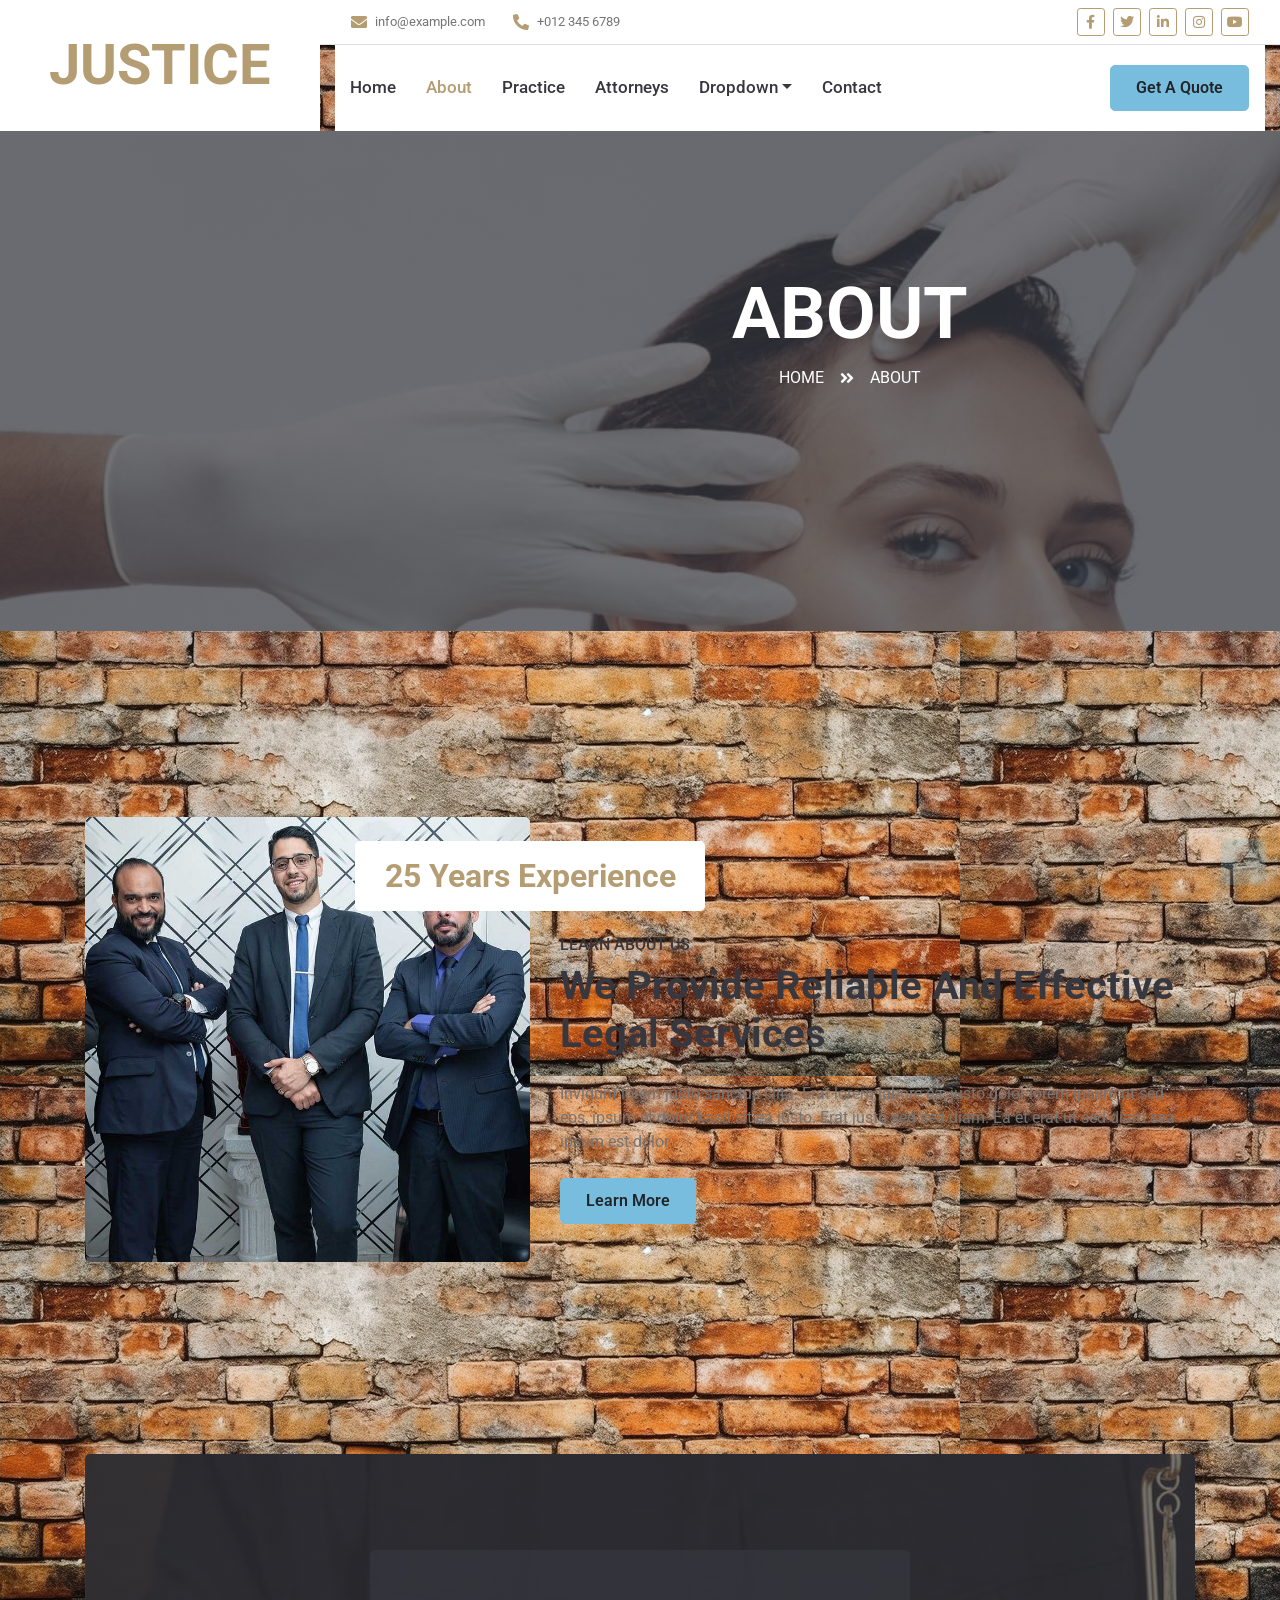
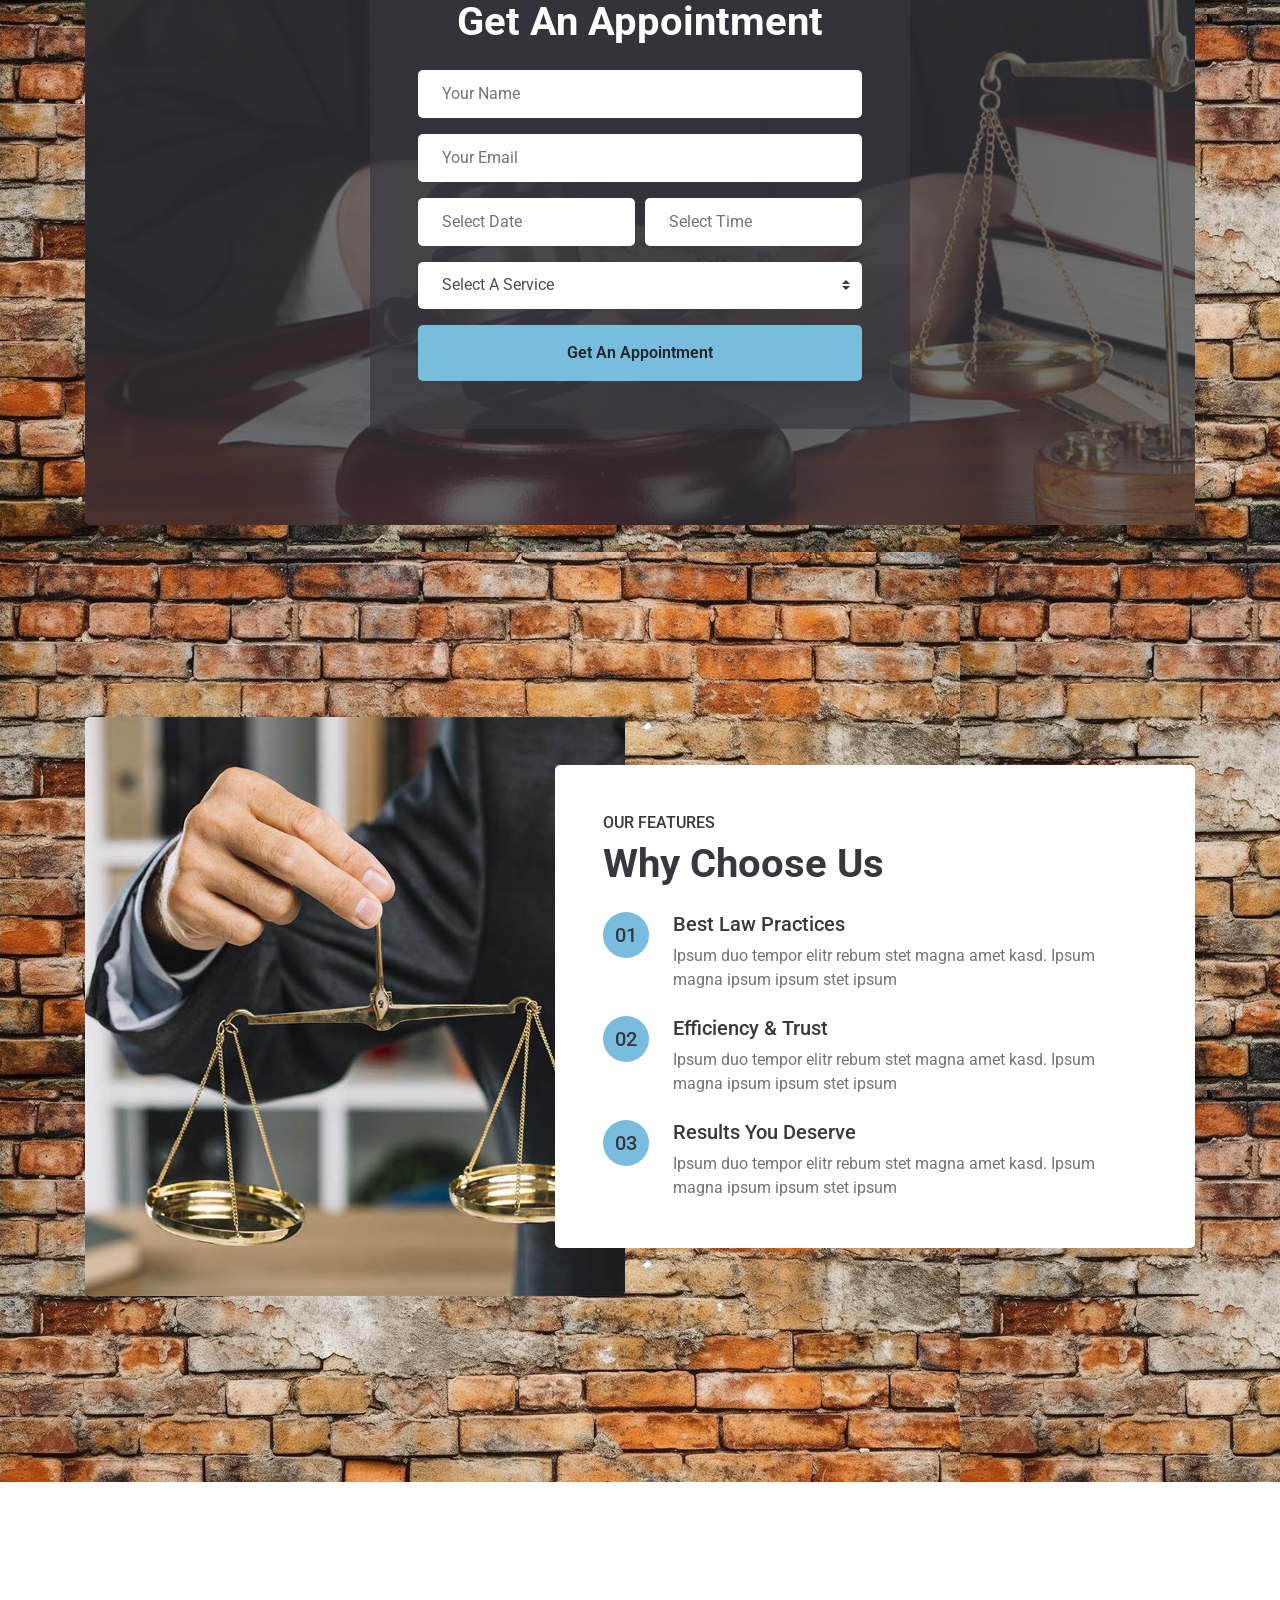
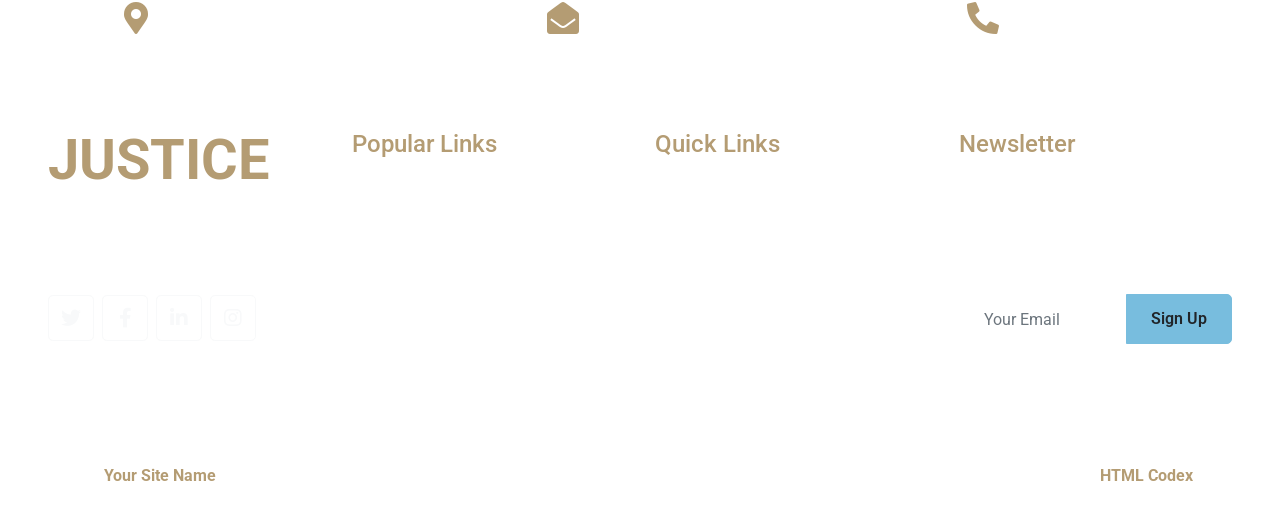
<file: about.html>
<!DOCTYPE html>
<html lang="en">

<head>
    <meta charset="utf-8">
    <title>JUSTICE - Free Lawyer Website Template</title>
    <meta content="width=device-width, initial-scale=1.0" name="viewport">
    <meta content="Free HTML Templates" name="keywords">
    <meta content="Free HTML Templates" name="description">

    <!-- Favicon -->
    <link href="img/favicon.ico" rel="icon">

    <!-- Google Web Fonts -->
    <link rel="preconnect" href="https://fonts.gstatic.com">
    <link href="https://fonts.googleapis.com/css2?family=Montserrat:wght@400;600&family=Roboto:wght@300;500;700&display=swap" rel="stylesheet"> 

    <!-- Font Awesome -->
    <link href="https://cdnjs.cloudflare.com/ajax/libs/font-awesome/5.10.0/css/all.min.css" rel="stylesheet">

    <!-- Libraries Stylesheet -->
    <link href="lib/owlcarousel/assets/owl.carousel.min.css" rel="stylesheet">
    <link href="lib/tempusdominus/css/tempusdominus-bootstrap-4.min.css" rel="stylesheet" />

    <!-- Customized Bootstrap Stylesheet -->
    <link href="css/style.css" rel="stylesheet">
</head>

<body>
    <!-- Header Start -->
    <div class="container-fluid">
        <div class="row">
            <div class="col-lg-3 bg-secondary d-none d-lg-block">
                <a href="index.html" class="navbar-brand w-100 h-100 m-0 p-0 d-flex align-items-center justify-content-center">
                    <h1 class="m-0 display-4 text-primary text-uppercase">Justice</h1>
                </a>
            </div>
            <div class="col-lg-9">
                <div class="row bg-white border-bottom d-none d-lg-flex">
                    <div class="col-lg-7 text-left">
                        <div class="h-100 d-inline-flex align-items-center py-2 px-3">
                            <i class="fa fa-envelope text-primary mr-2"></i>
                            <small>info@example.com</small>
                        </div>
                        <div class="h-100 d-inline-flex align-items-center py-2 px-2">
                            <i class="fa fa-phone-alt text-primary mr-2"></i>
                            <small>+012 345 6789</small>
                        </div>
                    </div>
                    <div class="col-lg-5 text-right">
                        <div class="d-inline-flex align-items-center p-2">
                            <a class="btn btn-sm btn-outline-primary btn-sm-square mr-2" href="">
                                <i class="fab fa-facebook-f"></i>
                            </a>
                            <a class="btn btn-sm btn-outline-primary btn-sm-square mr-2" href="">
                                <i class="fab fa-twitter"></i>
                            </a>
                            <a class="btn btn-sm btn-outline-primary btn-sm-square mr-2" href="">
                                <i class="fab fa-linkedin-in"></i>
                            </a>
                            <a class="btn btn-sm btn-outline-primary btn-sm-square mr-2" href="">
                                <i class="fab fa-instagram"></i>
                            </a>
                            <a class="btn btn-sm btn-outline-primary btn-sm-square mr-2" href="">
                                <i class="fab fa-youtube"></i>
                            </a>
                        </div>
                    </div>
                </div>
                <nav class="navbar navbar-expand-lg bg-white navbar-light p-0">
                    <a href="index.html" class="navbar-brand d-block d-lg-none">
                        <h1 class="m-0 display-4 text-primary text-uppercase">Justice</h1>
                    </a>
                    <button type="button" class="navbar-toggler" data-toggle="collapse" data-target="#navbarCollapse">
                        <span class="navbar-toggler-icon"></span>
                    </button>
                    <div class="collapse navbar-collapse justify-content-between" id="navbarCollapse">
                        <div class="navbar-nav mr-auto py-0">
                            <a href="index.html" class="nav-item nav-link">Home</a>
                            <a href="about.html" class="nav-item nav-link active">About</a>
                            <a href="service.html" class="nav-item nav-link">Practice</a>
                            <a href="team.html" class="nav-item nav-link">Attorneys</a>
                            <div class="nav-item dropdown">
                                <a href="#" class="nav-link dropdown-toggle" data-toggle="dropdown">Dropdown</a>
                                <div class="dropdown-menu rounded-0 m-0">
                                    <a href="#" class="dropdown-item">Menu Item 1</a>
                                    <a href="#" class="dropdown-item">Menu Item 2</a>
                                    <a href="#" class="dropdown-item">Menu Item 3</a>
                                </div>
                            </div>
                            <a href="contact.html" class="nav-item nav-link">Contact</a>
                        </div>
                        <a href="" class="btn btn-primary mr-3 d-none d-lg-block">Get A Quote</a>
                    </div>
                </nav>
            </div>
        </div>
    </div>
    <!-- Header End -->


    <!-- Page Header Start -->
    <div class="container-fluid bg-page-header" style="margin-bottom: 90px;">
        <div class="container">
            <div class="d-flex flex-column align-items-center justify-content-center" style="min-height: 400px">
                <h3 class="display-3 text-white text-uppercase">About</h3>
                <div class="d-inline-flex text-white">
                    <p class="m-0 text-uppercase"><a class="text-white" href="">Home</a></p>
                    <i class="fa fa-angle-double-right pt-1 px-3"></i>
                    <p class="m-0 text-uppercase">About</p>
                </div>
            </div>
        </div>
    </div>
    <!-- Page Header End -->


    <!-- About Start -->
    <div class="container-fluid py-5">
        <div class="container py-5">
            <div class="row">
                <div class="col-lg-5">
                    <img class="img-fluid rounded" src="img/about.jpg" alt="">
                </div>
                <div class="col-lg-7 mt-4 mt-lg-0">
                    <h2 class="position-relative text-center bg-white text-primary rounded p-3 mt-4 mb-4 d-none d-lg-block" style="width: 350px; margin-left: -205px;">25 Years Experience</h2>
                    <h6 class="text-uppercase">Learn About Us</h6>
                    <h1 class="mb-4">We Provide Reliable And Effective Legal Services</h1>
                    <p>Invidunt lorem justo sanctus clita. Erat lorem labore ea, justo dolor lorem ipsum ut sed eos, ipsum et dolor kasd sit ea justo. Erat justo sed sed diam. Ea et erat ut sed diam sea ipsum est dolor</p>
                    <a href="" class="btn btn-primary mt-2">Learn More</a>
                </div>
            </div>
        </div>
    </div>
    <!-- About End -->


    <!-- Appointment Start -->
    <div class="container-fluid py-5">
        <div class="container py-5">
            <div class="bg-appointment rounded">
                <div class="row h-100 align-items-center justify-content-center">
                    <div class="col-lg-6 py-5">
                        <div class="rounded p-5 my-5" style="background: rgba(55, 55, 63, .7);">
                            <h1 class="text-center text-white mb-4">Get An Appointment</h1>
                            <form>
                                <div class="form-group">
                                    <input type="text" class="form-control border-0 p-4" placeholder="Your Name" required="required" />
                                </div>
                                <div class="form-group">
                                    <input type="email" class="form-control border-0 p-4" placeholder="Your Email" required="required" />
                                </div>
                                <div class="form-row">
                                    <div class="col-6">
                                        <div class="form-group">
                                            <div class="date" id="date" data-target-input="nearest">
                                                <input type="text" class="form-control border-0 p-4 datetimepicker-input" placeholder="Select Date" data-target="#date" data-toggle="datetimepicker"/>
                                            </div>
                                        </div>
                                    </div>
                                    <div class="col-6">
                                        <div class="form-group">
                                            <div class="time" id="time" data-target-input="nearest">
                                                <input type="text" class="form-control border-0 p-4 datetimepicker-input" placeholder="Select Time" data-target="#time" data-toggle="datetimepicker"/>
                                            </div>
                                        </div>
                                    </div>
                                </div>
                                <div class="form-group">
                                    <select class="custom-select border-0 px-4" style="height: 47px;">
                                        <option selected>Select A Service</option>
                                        <option value="1">Service 1</option>
                                        <option value="2">Service 1</option>
                                        <option value="3">Service 1</option>
                                    </select>
                                </div>
                                <div>
                                    <button class="btn btn-primary btn-block border-0 py-3" type="submit">Get An Appointment</button>
                                </div>
                            </form>
                        </div>
                    </div>
                </div>
            </div>
        </div>
    </div>
    <!-- Appointment End -->


    <!-- Features Start -->
    <div class="container-fluid py-5">
        <div class="container py-5">
            <div class="row">
                <div class="col-lg-6" style="min-height: 500px;">
                    <div class="position-relative h-100 rounded overflow-hidden">
                        <img class="position-absolute w-100 h-100" src="img/feature.jpg" style="object-fit: cover;">
                    </div>
                </div>
                <div class="col-lg-6 pt-5 pb-lg-5">
                    <div class="feature-text bg-white rounded p-lg-5">
                        <h6 class="text-uppercase">Our Features</h6>
                        <h1 class="mb-4">Why Choose Us</h1>
                        <div class="d-flex mb-4">
                            <div class="btn-primary btn-lg-square px-3" style="border-radius: 50px;">
                                <h5 class="text-secondary m-0">01</h5>
                            </div>
                            <div class="ml-4">
                                <h5>Best Law Practices</h5>
                                <p class="m-0">Ipsum duo tempor elitr rebum stet magna amet kasd. Ipsum magna ipsum ipsum stet ipsum</p>
                            </div>
                        </div>
                        <div class="d-flex mb-4">
                            <div class="btn-primary btn-lg-square px-3" style="border-radius: 50px;">
                                <h5 class="text-secondary m-0">02</h5>
                            </div>
                            <div class="ml-4">
                                <h5>Efficiency & Trust</h5>
                                <p class="m-0">Ipsum duo tempor elitr rebum stet magna amet kasd. Ipsum magna ipsum ipsum stet ipsum</p>
                            </div>
                        </div>
                        <div class="d-flex">
                            <div class="btn-primary btn-lg-square px-3" style="border-radius: 50px;">
                                <h5 class="text-secondary m-0">03</h5>
                            </div>
                            <div class="ml-4">
                                <h5>Results You Deserve</h5>
                                <p class="m-0">Ipsum duo tempor elitr rebum stet magna amet kasd. Ipsum magna ipsum ipsum stet ipsum</p>
                            </div>
                        </div>
                    </div>
                </div>
            </div>
        </div>
    </div>
    <!-- Features End -->


    <!-- Footer Start -->
    <div class="container-fluid bg-secondary text-white pt-5 px-sm-3 px-md-5" style="margin-top: 90px;">
        <div class="row mt-5">
            <div class="col-lg-4">
                <div class="d-flex justify-content-lg-center p-4" style="background: rgba(256, 256, 256, .05);">
                    <i class="fa fa-2x fa-map-marker-alt text-primary"></i>
                    <div class="ml-3">
                        <h5 class="text-white">Our Office</h5>
                        <p class="m-0">123 Street, New York, USA</p>
                    </div>
                </div>
            </div>
            <div class="col-lg-4">
                <div class="d-flex justify-content-lg-center p-4" style="background: rgba(256, 256, 256, .05);">
                    <i class="fa fa-2x fa-envelope-open text-primary"></i>
                    <div class="ml-3">
                        <h5 class="text-white">Email Us</h5>
                        <p class="m-0">info@example.com</p>
                    </div>
                </div>
            </div>
            <div class="col-lg-4">
                <div class="d-flex justify-content-lg-center p-4" style="background: rgba(256, 256, 256, .05);">
                    <i class="fa fa-2x fa-phone-alt text-primary"></i>
                    <div class="ml-3">
                        <h5 class="text-white">Call Us</h5>
                        <p class="m-0">+012 345 6789</p>
                    </div>
                </div>
            </div>
        </div>
        <div class="row pt-5">
            <div class="col-lg-3 col-md-6 mb-5">
                <a href="index.html" class="navbar-brand">
                    <h1 class="m-0 mt-n2 display-4 text-primary text-uppercase">Justice</h1>
                </a>
                <p>Volup amet magna clita tempor. Tempor sea eos vero ipsum. Lorem lorem sit sed elitr sed kasd et</p>
                <div class="d-flex justify-content-start mt-4">
                    <a class="btn btn-lg btn-outline-light btn-lg-square mr-2" href="#"><i class="fab fa-twitter"></i></a>
                    <a class="btn btn-lg btn-outline-light btn-lg-square mr-2" href="#"><i class="fab fa-facebook-f"></i></a>
                    <a class="btn btn-lg btn-outline-light btn-lg-square mr-2" href="#"><i class="fab fa-linkedin-in"></i></a>
                    <a class="btn btn-lg btn-outline-light btn-lg-square" href="#"><i class="fab fa-instagram"></i></a>
                </div>
            </div>
            <div class="col-lg-3 col-md-6 mb-5">
                <h4 class="font-weight-semi-bold text-primary mb-4">Popular Links</h4>
                <div class="d-flex flex-column justify-content-start">
                    <a class="text-white mb-2" href="#"><i class="fa fa-angle-right mr-2"></i>Home</a>
                    <a class="text-white mb-2" href="#"><i class="fa fa-angle-right mr-2"></i>About</a>
                    <a class="text-white mb-2" href="#"><i class="fa fa-angle-right mr-2"></i>Services</a>
                    <a class="text-white mb-2" href="#"><i class="fa fa-angle-right mr-2"></i>Attorney</a>
                    <a class="text-white" href="#"><i class="fa fa-angle-right mr-2"></i>Contact</a>
                </div>
            </div>
            <div class="col-lg-3 col-md-6 mb-5">
                <h4 class="font-weight-semi-bold text-primary mb-4">Quick Links</h4>
                <div class="d-flex flex-column justify-content-start">
                    <a class="text-white mb-2" href="#"><i class="fa fa-angle-right mr-2"></i>FAQs</a>
                    <a class="text-white mb-2" href="#"><i class="fa fa-angle-right mr-2"></i>Help</a>
                    <a class="text-white mb-2" href="#"><i class="fa fa-angle-right mr-2"></i>Terms</a>
                    <a class="text-white mb-2" href="#"><i class="fa fa-angle-right mr-2"></i>Privacy</a>
                    <a class="text-white" href="#"><i class="fa fa-angle-right mr-2"></i>Site Map</a>
                </div>
            </div>
            <div class="col-lg-3 col-md-6 mb-5">
                <h4 class="font-weight-semi-bold text-primary mb-4">Newsletter</h4>
                <p>Rebum labore lorem dolores kasd est, et ipsum amet et at kasd, ipsum sea tempor magna tempor. Accu kasd sed ea duo ipsum.</p>
                <div class="w-100">
                    <div class="input-group">
                        <input type="text" class="form-control border-0" style="padding: 25px;" placeholder="Your Email">
                        <div class="input-group-append">
                            <button class="btn btn-primary px-4">Sign Up</button>
                        </div>
                    </div>
                </div>
            </div>
        </div>
        <div class="row p-4 mt-5 mx-0" style="background: rgba(256, 256, 256, .05);">
            <div class="col-md-6 text-center text-md-left mb-3 mb-md-0">
                <p class="m-0 text-white">&copy; <a class="font-weight-bold" href="#">Your Site Name</a>. All Rights Reserved.</p>
            </div>
            <div class="col-md-6 text-center text-md-right">
                <p class="m-0 text-white">Designed by <a class="font-weight-bold" href="https://htmlcodex.com">HTML Codex</a></p>
            </div>
        </div>
    </div>
    <!-- Footer End -->


    <!-- Back to Top -->
    <a href="#" class="btn btn-primary px-3 back-to-top"><i class="fa fa-angle-double-up"></i></a>


    <!-- JavaScript Libraries -->
    <script src="https://code.jquery.com/jquery-3.4.1.min.js"></script>
    <script src="https://stackpath.bootstrapcdn.com/bootstrap/4.4.1/js/bootstrap.bundle.min.js"></script>
    <script src="lib/easing/easing.min.js"></script>
    <script src="lib/waypoints/waypoints.min.js"></script>
    <script src="lib/owlcarousel/owl.carousel.min.js"></script>
    <script src="lib/tempusdominus/js/moment.min.js"></script>
    <script src="lib/tempusdominus/js/moment-timezone.min.js"></script>
    <script src="lib/tempusdominus/js/tempusdominus-bootstrap-4.min.js"></script>

    <!-- Contact Javascript File -->
    <script src="mail/jqBootstrapValidation.min.js"></script>
    <script src="mail/contact.js"></script>

    <!-- Template Javascript -->
    <script src="js/main.js"></script>
</body>

</html>
</file>
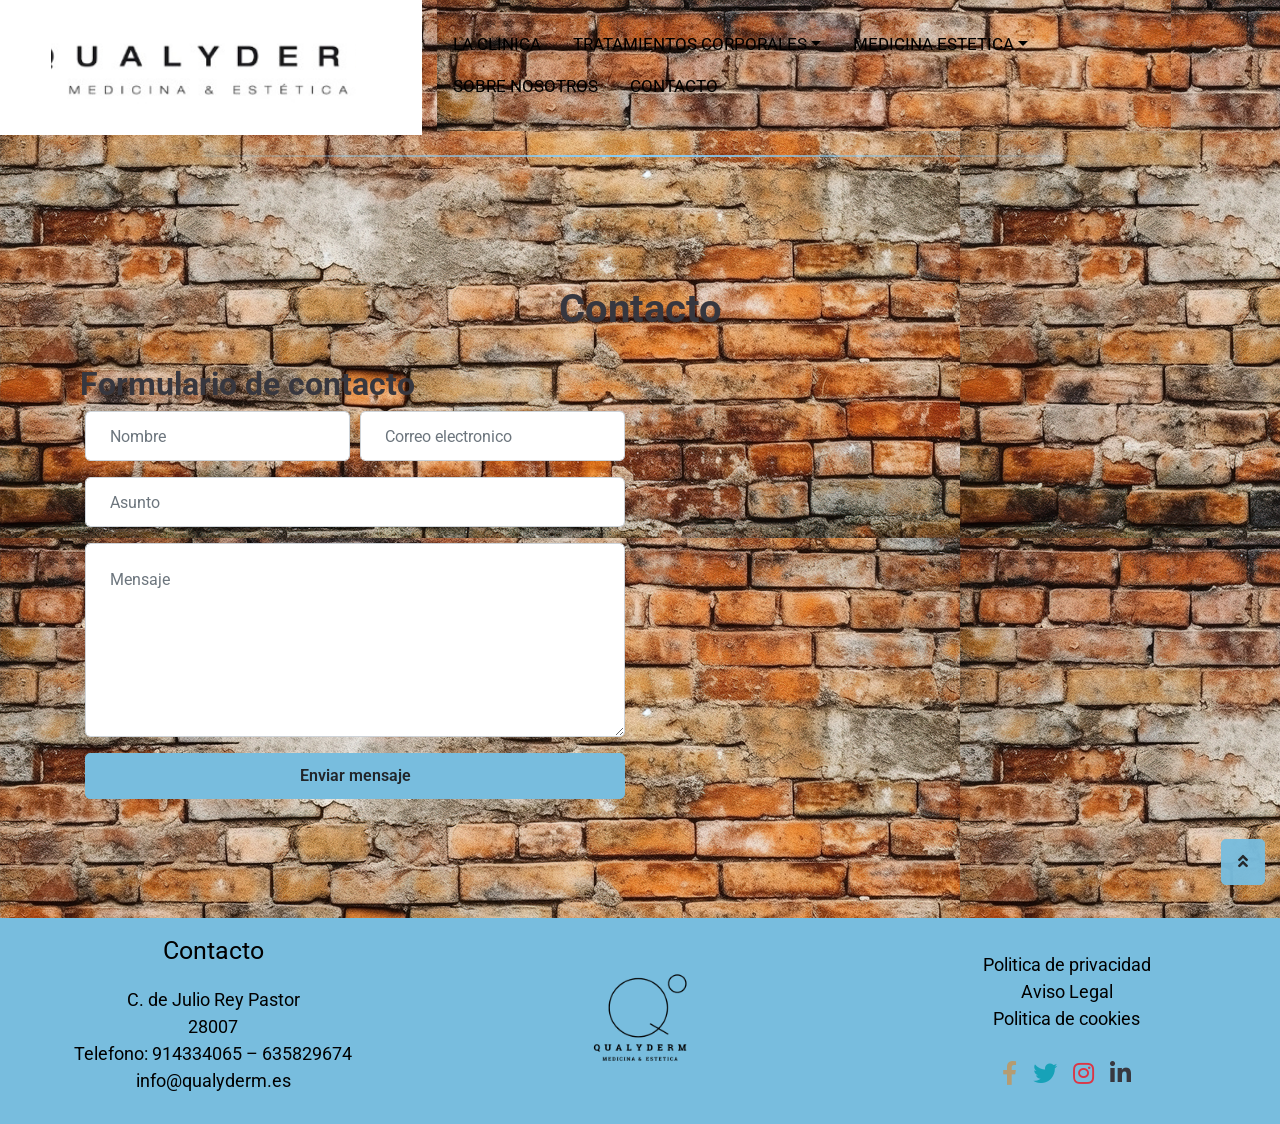
<file: contact.html>
<!DOCTYPE html>
<html lang="es">

<head>
    <meta charset="utf-8">
    <title>QUALYDERM</title>
    <meta content="width=device-width, initial-scale=1.0" name="viewport">
    <meta content="Free HTML Templates" name="keywords">
    <meta content="Free HTML Templates" name="description">

    <!-- Favicon -->
    <link href="img/favicon.ico" rel="icon">

    <!-- Google Web Fonts -->
    <link rel="preconnect" href="https://fonts.gstatic.com">
    <link href="https://fonts.googleapis.com/css2?family=Montserrat:wght@400;600&family=Roboto:wght@300;500;700&display=swap" rel="stylesheet"> 

    <!-- Font Awesome -->
    <link href="https://cdnjs.cloudflare.com/ajax/libs/font-awesome/5.10.0/css/all.min.css" rel="stylesheet">

    <!-- Libraries Stylesheet -->
    <link href="lib/owlcarousel/assets/owl.carousel.min.css" rel="stylesheet">
    <link href="lib/tempusdominus/css/tempusdominus-bootstrap-4.min.css" rel="stylesheet" />
    <link href="https://fonts.googleapis.com/css2?family=Roboto:wght@400;700&display=swap" rel="stylesheet">


    <!-- Customized Bootstrap Stylesheet -->
    <link href="css/style.css" rel="stylesheet">
</head>

<body >
    <!-- Header Start -->
    <div class="row">
        <!-- Logo Section -->
        <div class="col-lg-4 bg-secondary d-none d-lg-block d-flex align-items-center justify-content-center">
            <a href="index.html" class="navbar-brand position-relative w-100 h-100 m-0 p-0 d-flex align-items-center justify-content-center">
                <!-- <h1 class="m-0 display-4 text-primary text-uppercase">Justice</h1> -->
                <img class="position-absolute w-75 h-100" src="img/qualyderm.jpeg" style="object-fit: cover;">
            </a>
        </div>
    
        <!-- Navigation Section -->
        <div class="col-lg-7 d-flex align-items-center justify-content-center pb-1">
            <nav class="navbar navbar-expand-lg bg-white navbar-light p-0 w-100">
                <div class="container-fluid d-flex justify-content-center">
                    <button type="button" class="navbar-toggler" data-toggle="collapse" data-target="#navbarCollapse">
                        <span class="navbar-toggler-icon"></span>
                    </button>
                    <div class="collapse navbar-collapse justify-content-center" style="font-family: 'Roboto', sans-serif; font-size: 17px; color:black" id="navbarCollapse">
                        <div class="row py-4">
                            <a href="index.html" class="nav-item nav-link active"  style="color:black">LA CLINICA</a>
                            <div class="nav-item dropdown">
                                <a href="#" class="nav-link dropdown-toggle" style="color:black" data-toggle="dropdown">TRATAMIENTOS CORPORALES</a>
                                <div class="dropdown-menu rounded-0 m-0">
                                    <a href="#" class="dropdown-item">Menu Item 1</a>
                                    <a href="#" class="dropdown-item">Menu Item 2</a>
                                    <a href="#" class="dropdown-item">Menu Item 3</a>
                                </div>
                            </div> 
                            <div class="nav-item dropdown">
                                <a href="#" class="nav-link dropdown-toggle" style="color:black" data-toggle="dropdown">MEDICINA ESTETICA</a>
                                <div class="dropdown-menu rounded-0 m-0">
                                    <a href="#" class="dropdown-item">Menu Item 1</a>
                                    <a href="#" class="dropdown-item">Menu Item 2</a>
                                    <a href="#" class="dropdown-item">Menu Item 3</a>
                                </div>
                            </div> 
                            <a href="sobrenosotros.php" class="nav-item nav-link" style="color:black">SOBRE NOSOTROS</a>
                            <a href="contact.html" class="nav-item nav-link" style="color:black">CONTACTO</a>
                        </div>
                    </div>
                </div>
            </nav>
        </div>
    </div>
         


    <div class="container-fluid col-lg-9 pb-1 pb-1">
        <hr style="border: 0; height: 2px; background: linear-gradient(to right, transparent, #87CEFA, transparent); margin: 20px 0;">
    </div>
    <!-- Header End -->


    <!-- Page Header Start -->
    <!-- <div class="container-fluid bg-page-header" style="margin-bottom: 90px;">
        <div class="container">
            <div class="d-flex flex-column align-items-center justify-content-center" style="min-height: 400px">
                <h3 class="display-3 text-white text-uppercase">Contact</h3>
                <div class="d-inline-flex text-white">
                    <p class="m-0 text-uppercase"><a class="text-white" href="">Home</a></p>
                    <i class="fa fa-angle-double-right pt-1 px-3"></i>
                    <p class="m-0 text-uppercase">Contacto</p>
                </div>
            </div>
        </div>
    </div> -->
    <!-- Page Header End -->


    <!-- Contact Start -->
    <div class="container-fluid py-5">
        <div class="container py-5">
            <div class="text-center pb-2">
                <h6 class="text-uppercase"></h6>
                <h1 class="mb-4">Contacto</h1>
            </div>
            <div class="row">
                <div class="col-lg-6 mb-5 mb-lg-0 ">
                    <div class="contact-form ">
                        <div id="success"></div>
                        <form name="sentMessage" id="contactForm" novalidate="novalidate">
                            <div class="form-row">
                                <h2 style="text-align: center;">Formulario de contacto</h2>
                                <div class="col-sm-6 control-group ">
                                    <input type="text" class="form-control p-4" id="name" placeholder="Nombre" required="required" data-validation-required-message="Nombre" />
                                    <p class="help-block text-danger"></p>
                                </div>
                                <div class="col-sm-6 control-group">
                                    <input type="email" class="form-control p-4" id="email" placeholder="Correo electronico" required="required" data-validation-required-message="Correo electronico" />
                                    <p class="help-block text-danger"></p>
                                </div>
                            </div>
                            <div class="control-group">
                                <input type="text" class="form-control p-4" id="subject" placeholder="Asunto" required="required" data-validation-required-message="Asunto" />
                                <p class="help-block text-danger"></p>
                            </div>
                            <div class="control-group">
                                <textarea class="form-control p-4" rows="6" id="message" placeholder="Mensaje" required="required" data-validation-required-message="Mensaje"></textarea>
                                <p class="help-block text-danger"></p>
                            </div>
                            <div>
                                <button class="btn btn-primary btn-block" type="submit" id="sendMessageButton">Enviar mensaje</button>
                            </div>
                        </form>
                    </div>
                </div>
                <div class="col-lg-6" style="min-height: 400px;">
                    <div class="position-relative h-100 rounded overflow-hidden">
                        <iframe src="https://www.google.com/maps/embed?pb=!1m14!1m8!1m3!1d3038.0399391284973!2d-3.6761090000000003!3d40.407966!3m2!1i1024!2i768!4f13.1!3m3!1m2!1s0xd42261b92d6bd47%3A0xd3b2bd8ff80e8b80!2sQualyderm!5e0!3m2!1ses!2ses!4v1733575882479!5m2!1ses!2ses" width="600" height="450" style="border:0;" allowfullscreen="" loading="lazy" referrerpolicy="no-referrer-when-downgrade"></iframe>
                       </iframe>
                    </div>
                </div>
            </div>
        </div>
    </div>
    <!-- Contact End -->



    <!-- Back to Top -->
    <a href="#" class="btn btn-primary px-3 back-to-top"><i class="fa fa-angle-double-up"></i></a>

    <div class="container-fluid footer w-100">
        <div class="row text-center">
        <div class="col-4 d-flex flex-column justify-content-center align-items-center">
                <p style="font-size: 25px; color:black;">Contacto</p>
                <p style="font-size: 18px; color:black;">C. de Julio Rey Pastor <br>28007 <br> Telefono: 914334065 – 635829674<br> info@qualyderm.es</p>
                
            </div> 
        
            <div class="col-4">
                <img src="img/LOGO_AZUL.png" alt="Imagen 1" class="img-fluid rounded w-50">
                <h1></h1>
            </div>
           
            <div class="col-4 d-flex flex-column justify-content-center align-items-center">
            <a href="#" class="" style="font-size: 18px; color:black;">Politica de privacidad</a>
            <a href="#" class="" style="font-size: 18px; color:black;">Aviso Legal</a>
            <a href="#" class="" style="font-size: 18px; color:black;">Politica de cookies</a>
            <div class="d-flex justify-content-center pt-4">
                    <a href="#" class="mx-2 text-primary" style="font-size: 24px;"><i class="fab fa-facebook-f"></i></a>
                    <a href="#" class="mx-2 text-info" style="font-size: 24px;"><i class="fab fa-twitter"></i></a>
                    <a href="#" class="mx-2 text-danger" style="font-size: 24px;"><i class="fab fa-instagram"></i></a>
                    <a href="#" class="mx-2 text-secondary" style="font-size: 24px;"><i class="fab fa-linkedin-in"></i></a>
                </div>
                               
            </div> 
        </div>
    </div>








    
    
    <!-- <?php
    include ('./footer.php');
?>
 -->


    <!-- Back to Top -->
    <a href="#" class="btn btn-primary px-3 back-to-top"><i class="fa fa-angle-double-up"></i></a>


    <!-- JavaScript Libraries -->
    <script src="https://code.jquery.com/jquery-3.4.1.min.js"></script>
    <script src="https://stackpath.bootstrapcdn.com/bootstrap/4.4.1/js/bootstrap.bundle.min.js"></script>
    <script src="lib/easing/easing.min.js"></script>
    <script src="lib/waypoints/waypoints.min.js"></script>
    <script src="lib/owlcarousel/owl.carousel.min.js"></script>
    <script src="lib/tempusdominus/js/moment.min.js"></script>
    <script src="lib/tempusdominus/js/moment-timezone.min.js"></script>
    <script src="lib/tempusdominus/js/tempusdominus-bootstrap-4.min.js"></script>

    <!-- Contact Javascript File -->
    <script src="mail/jqBootstrapValidation.min.js"></script>
    <script src="mail/contact.js"></script>

    <!-- Template Javascript -->
    <script src="js/main.js"></script>
</body>

</html>
</file>
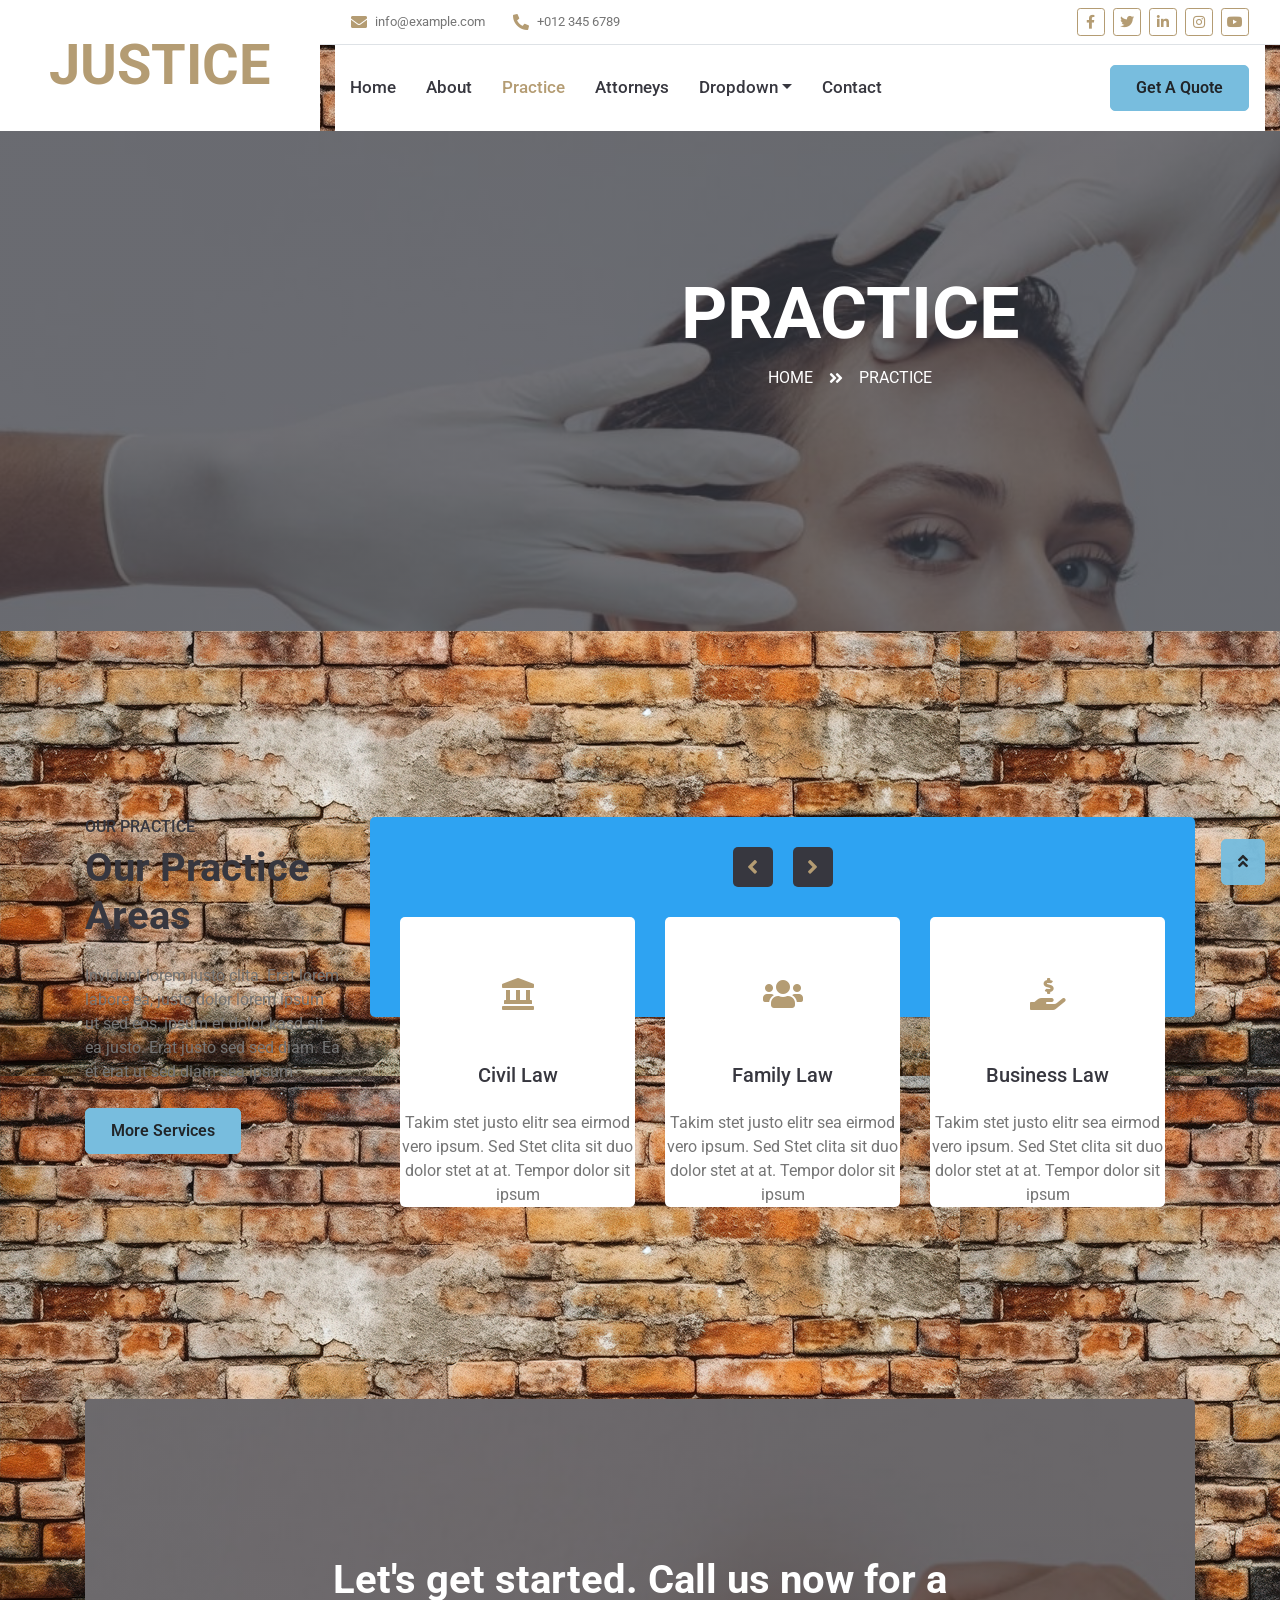
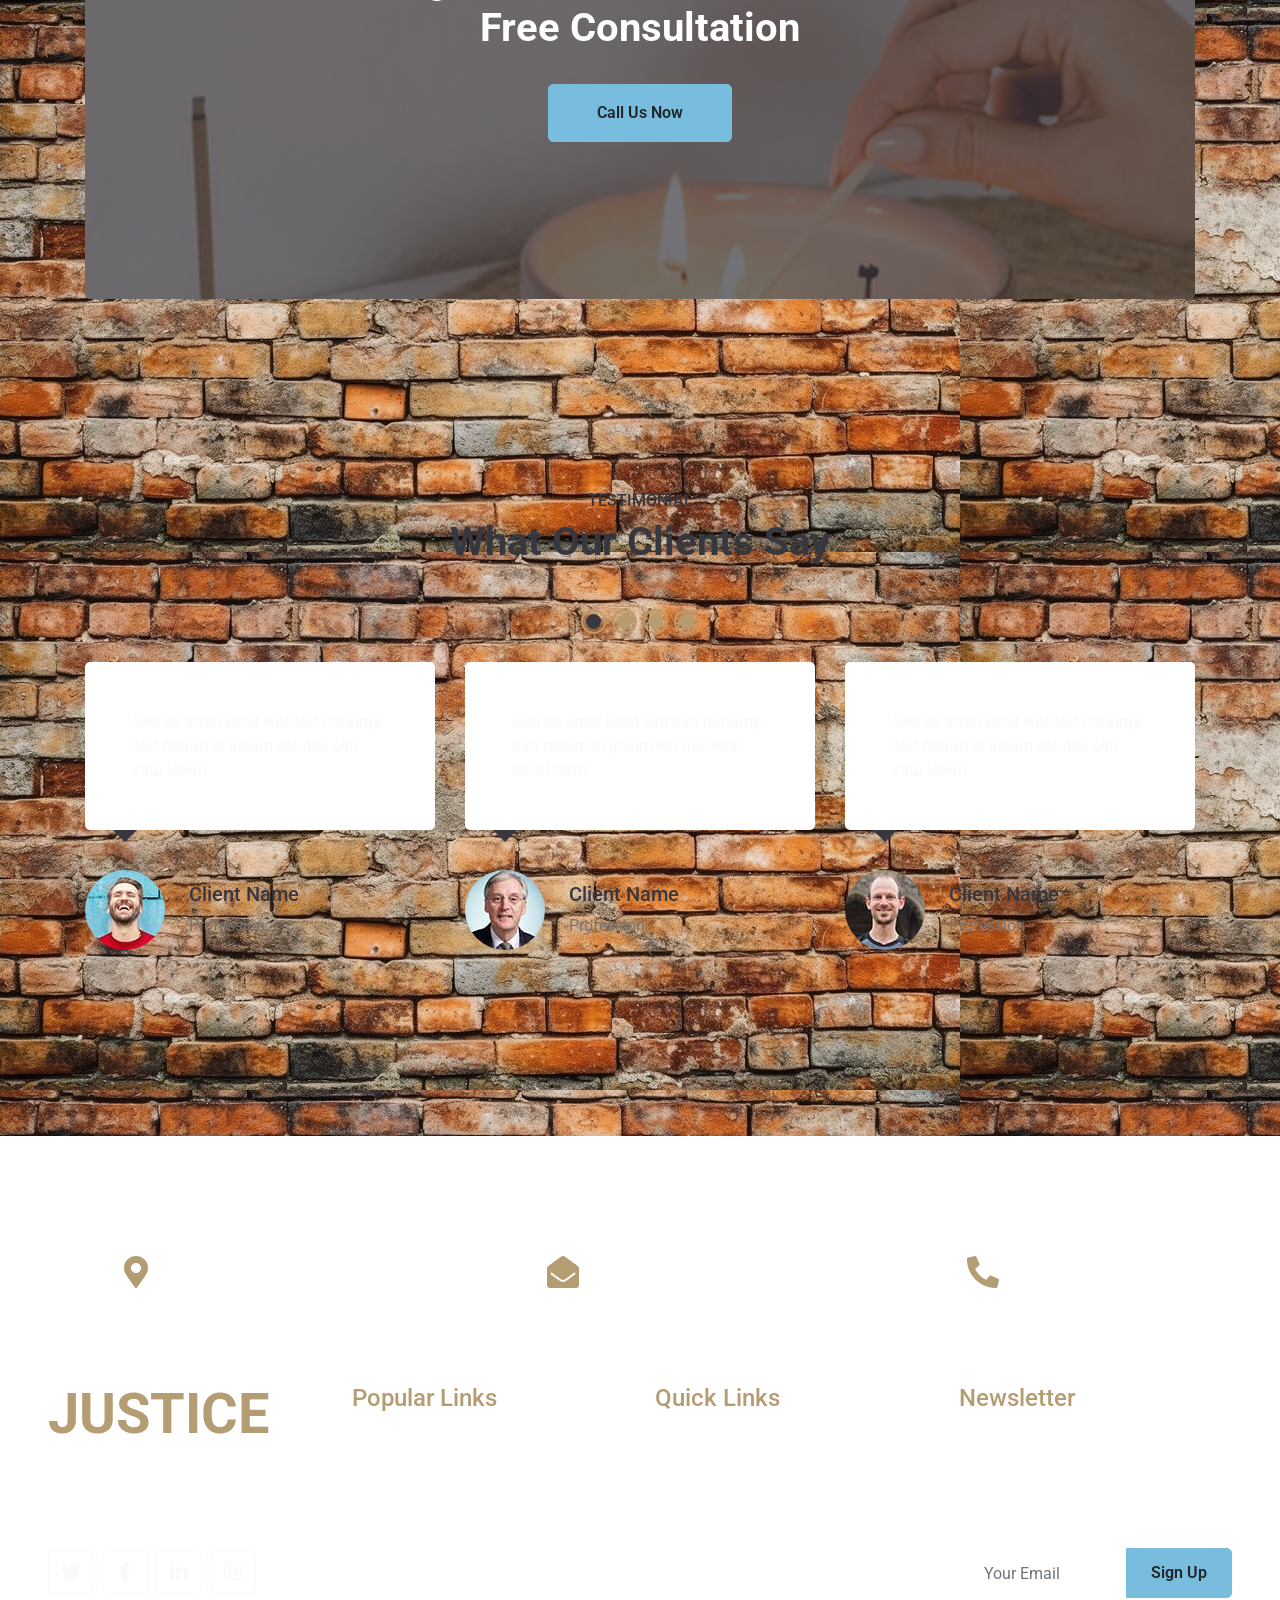
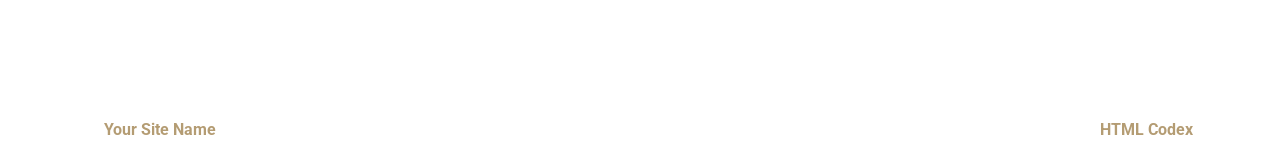
<file: service.html>
<!DOCTYPE html>
<html lang="en">

<head>
    <meta charset="utf-8">
    <title>JUSTICE - Free Lawyer Website Template</title>
    <meta content="width=device-width, initial-scale=1.0" name="viewport">
    <meta content="Free HTML Templates" name="keywords">
    <meta content="Free HTML Templates" name="description">

    <!-- Favicon -->
    <link href="img/favicon.ico" rel="icon">

    <!-- Google Web Fonts -->
    <link rel="preconnect" href="https://fonts.gstatic.com">
    <link href="https://fonts.googleapis.com/css2?family=Montserrat:wght@400;600&family=Roboto:wght@300;500;700&display=swap" rel="stylesheet"> 

    <!-- Font Awesome -->
    <link href="https://cdnjs.cloudflare.com/ajax/libs/font-awesome/5.10.0/css/all.min.css" rel="stylesheet">

    <!-- Libraries Stylesheet -->
    <link href="lib/owlcarousel/assets/owl.carousel.min.css" rel="stylesheet">
    <link href="lib/tempusdominus/css/tempusdominus-bootstrap-4.min.css" rel="stylesheet" />

    <!-- Customized Bootstrap Stylesheet -->
    <link href="css/style.css" rel="stylesheet">
</head>

<body>
    <!-- Header Start -->
    <div class="container-fluid">
        <div class="row">
            <div class="col-lg-3 bg-secondary d-none d-lg-block">
                <a href="index.html" class="navbar-brand w-100 h-100 m-0 p-0 d-flex align-items-center justify-content-center">
                    <h1 class="m-0 display-4 text-primary text-uppercase">Justice</h1>
                </a>
            </div>
            <div class="col-lg-9">
                <div class="row bg-white border-bottom d-none d-lg-flex">
                    <div class="col-lg-7 text-left">
                        <div class="h-100 d-inline-flex align-items-center py-2 px-3">
                            <i class="fa fa-envelope text-primary mr-2"></i>
                            <small>info@example.com</small>
                        </div>
                        <div class="h-100 d-inline-flex align-items-center py-2 px-2">
                            <i class="fa fa-phone-alt text-primary mr-2"></i>
                            <small>+012 345 6789</small>
                        </div>
                    </div>
                    <div class="col-lg-5 text-right">
                        <div class="d-inline-flex align-items-center p-2">
                            <a class="btn btn-sm btn-outline-primary btn-sm-square mr-2" href="">
                                <i class="fab fa-facebook-f"></i>
                            </a>
                            <a class="btn btn-sm btn-outline-primary btn-sm-square mr-2" href="">
                                <i class="fab fa-twitter"></i>
                            </a>
                            <a class="btn btn-sm btn-outline-primary btn-sm-square mr-2" href="">
                                <i class="fab fa-linkedin-in"></i>
                            </a>
                            <a class="btn btn-sm btn-outline-primary btn-sm-square mr-2" href="">
                                <i class="fab fa-instagram"></i>
                            </a>
                            <a class="btn btn-sm btn-outline-primary btn-sm-square mr-2" href="">
                                <i class="fab fa-youtube"></i>
                            </a>
                        </div>
                    </div>
                </div>
                <nav class="navbar navbar-expand-lg bg-white navbar-light p-0">
                    <a href="index.html" class="navbar-brand d-block d-lg-none">
                        <h1 class="m-0 display-4 text-primary text-uppercase">Justice</h1>
                    </a>
                    <button type="button" class="navbar-toggler" data-toggle="collapse" data-target="#navbarCollapse">
                        <span class="navbar-toggler-icon"></span>
                    </button>
                    <div class="collapse navbar-collapse justify-content-between" id="navbarCollapse">
                        <div class="navbar-nav mr-auto py-0">
                            <a href="index.html" class="nav-item nav-link">Home</a>
                            <a href="about.html" class="nav-item nav-link">About</a>
                            <a href="service.html" class="nav-item nav-link active">Practice</a>
                            <a href="team.html" class="nav-item nav-link">Attorneys</a>
                            <div class="nav-item dropdown">
                                <a href="#" class="nav-link dropdown-toggle" data-toggle="dropdown">Dropdown</a>
                                <div class="dropdown-menu rounded-0 m-0">
                                    <a href="#" class="dropdown-item">Menu Item 1</a>
                                    <a href="#" class="dropdown-item">Menu Item 2</a>
                                    <a href="#" class="dropdown-item">Menu Item 3</a>
                                </div>
                            </div>
                            <a href="contact.html" class="nav-item nav-link">Contact</a>
                        </div>
                        <a href="" class="btn btn-primary mr-3 d-none d-lg-block">Get A Quote</a>
                    </div>
                </nav>
            </div>
        </div>
    </div>
    <!-- Header End -->


    <!-- Page Header Start -->
    <div class="container-fluid bg-page-header" style="margin-bottom: 90px;">
        <div class="container">
            <div class="d-flex flex-column align-items-center justify-content-center" style="min-height: 400px">
                <h3 class="display-3 text-white text-uppercase">Practice</h3>
                <div class="d-inline-flex text-white">
                    <p class="m-0 text-uppercase"><a class="text-white" href="">Home</a></p>
                    <i class="fa fa-angle-double-right pt-1 px-3"></i>
                    <p class="m-0 text-uppercase">Practice</p>
                </div>
            </div>
        </div>
    </div>
    <!-- Page Header End -->


    <!-- Services Start -->
    <div class="container-fluid py-5">
        <div class="container py-5">
            <div class="row">
                <div class="col-lg-3">
                    <h6 class="text-uppercase">Our Practice</h6>
                    <h1 class="mb-4">Our Practice Areas</h1>
                    <p>Invidunt lorem justo clita. Erat lorem labore ea, justo dolor lorem ipsum ut sed eos, ipsum et dolor kasd sit ea justo. Erat justo sed sed diam. Ea et erat ut sed diam sea ipsum</p>
                    <a href="" class="btn btn-primary mt-2">More Services</a>
                </div>
                <div class="col-lg-9 pt-5 pt-lg-0">
                    <div class="bg-primary rounded" style="height: 200px;"></div>
                    <div class="owl-carousel service-carousel position-relative" style="margin-top: -100px; padding: 0 30px;">
                        <div class="d-flex flex-column align-items-center text-center bg-white rounded pt-4">
                            <div class="icon-box bg-secondary text-primary mt-2 mb-4">
                                <i class="fa fa-2x fa-landmark"></i>
                            </div>
                            <h5 class="mb-4 px-4">Civil Law</h5>
                            <p class="m-0">Takim stet justo elitr sea eirmod vero ipsum. Sed Stet clita sit duo dolor stet at at. Tempor dolor sit ipsum</p>
                        </div>
                        <div class="d-flex flex-column align-items-center text-center bg-white rounded pt-4">
                            <div class="icon-box bg-secondary text-primary mt-2 mb-4">
                                <i class="fa fa-2x fa-users"></i>
                            </div>
                            <h5 class="mb-4 px-4">Family Law</h5>
                            <p class="m-0">Takim stet justo elitr sea eirmod vero ipsum. Sed Stet clita sit duo dolor stet at at. Tempor dolor sit ipsum</p>
                        </div>
                        <div class="d-flex flex-column align-items-center text-center bg-white rounded pt-4">
                            <div class="icon-box bg-secondary text-primary mt-2 mb-4">
                                <i class="fa fa-2x fa-hand-holding-usd"></i>
                            </div>
                            <h5 class="mb-4 px-4">Business Law</h5>
                            <p class="m-0">Takim stet justo elitr sea eirmod vero ipsum. Sed Stet clita sit duo dolor stet at at. Tempor dolor sit ipsum</p>
                        </div>
                        <div class="d-flex flex-column align-items-center text-center bg-white rounded pt-4">
                            <div class="icon-box bg-secondary text-primary mt-2 mb-4">
                                <i class="fa fa-2x fa-gavel"></i>
                            </div>
                            <h5 class="mb-4 px-4">Criminal Law</h5>
                            <p class="m-0">Takim stet justo elitr sea eirmod vero ipsum. Sed Stet clita sit duo dolor stet at at. Tempor dolor sit ipsum</p>
                        </div>
                    </div>
                </div>
            </div>
        </div>
    </div>
    <!-- Services End -->


    <!-- Action Start -->
    <div class="container-fluid py-5">
        <div class="container py-5">
            <div class="bg-action rounded" style="height: 500px;">
                <div class="row h-100 align-items-center justify-content-center">
                    <div class="col-lg-7 text-center">
                        <h1 class="text-white mb-4">Let's get started. Call us now for a Free Consultation</h1>
                        <a class="btn btn-primary py-3 px-5 mt-2" href="#">Call Us Now</a>
                    </div>
                </div>
            </div>
        </div>
    </div>
    <!-- Action End -->


    <!-- Testimonial Start -->
    <div class="container-fluid py-5">
        <div class="container py-5">
            <div class="text-center pb-5">
                <h6 class="text-uppercase">Testimonial</h6>
                <h1 class="mb-5">What Our Clients Say</h1>
            </div>
            <div class="owl-carousel testimonial-carousel">
                <div class="testimonial-item">
                    <div class="testimonial-text position-relative bg-secondary text-light rounded p-5 mb-4">
                        Sed ea amet kasd elitr stet nonumy, stet rebum et ipsum est duo elitr clita lorem
                    </div>
                    <div class="d-flex align-items-center pt-3">
                        <img class="img-fluid rounded-circle" src="img/testimonial-1.jpg" style="width: 80px; height: 80px;" alt="">
                        <div class="pl-4">
                            <h5>Client Name</h5>
                            <p class="m-0">Profession</p>
                        </div>
                    </div>
                </div>
                <div class="testimonial-item">
                    <div class="testimonial-text position-relative bg-secondary text-light rounded p-5 mb-4">
                        Sed ea amet kasd elitr stet nonumy, stet rebum et ipsum est duo elitr clita lorem
                    </div>
                    <div class="d-flex align-items-center pt-3">
                        <img class="img-fluid rounded-circle" src="img/testimonial-2.jpg" style="width: 80px; height: 80px;" alt="">
                        <div class="pl-4">
                            <h5>Client Name</h5>
                            <p class="m-0">Profession</p>
                        </div>
                    </div>
                </div>
                <div class="testimonial-item">
                    <div class="testimonial-text position-relative bg-secondary text-light rounded p-5 mb-4">
                        Sed ea amet kasd elitr stet nonumy, stet rebum et ipsum est duo elitr clita lorem
                    </div>
                    <div class="d-flex align-items-center pt-3">
                        <img class="img-fluid rounded-circle" src="img/testimonial-3.jpg" style="width: 80px; height: 80px;" alt="">
                        <div class="pl-4">
                            <h5>Client Name</h5>
                            <p class="m-0">Profession</p>
                        </div>
                    </div>
                </div>
                <div class="testimonial-item">
                    <div class="testimonial-text position-relative bg-secondary text-light rounded p-5 mb-4">
                        Sed ea amet kasd elitr stet nonumy, stet rebum et ipsum est duo elitr clita lorem
                    </div>
                    <div class="d-flex align-items-center pt-3">
                        <img class="img-fluid rounded-circle" src="img/testimonial-4.jpg" style="width: 80px; height: 80px;" alt="">
                        <div class="pl-4">
                            <h5>Client Name</h5>
                            <p class="m-0">Profession</p>
                        </div>
                    </div>
                </div>
            </div>
        </div>
    </div>
    <!-- Testimonial End -->


    <!-- Footer Start -->
    <div class="container-fluid bg-secondary text-white pt-5 px-sm-3 px-md-5" style="margin-top: 90px;">
        <div class="row mt-5">
            <div class="col-lg-4">
                <div class="d-flex justify-content-lg-center p-4" style="background: rgba(256, 256, 256, .05);">
                    <i class="fa fa-2x fa-map-marker-alt text-primary"></i>
                    <div class="ml-3">
                        <h5 class="text-white">Our Office</h5>
                        <p class="m-0">123 Street, New York, USA</p>
                    </div>
                </div>
            </div>
            <div class="col-lg-4">
                <div class="d-flex justify-content-lg-center p-4" style="background: rgba(256, 256, 256, .05);">
                    <i class="fa fa-2x fa-envelope-open text-primary"></i>
                    <div class="ml-3">
                        <h5 class="text-white">Email Us</h5>
                        <p class="m-0">info@example.com</p>
                    </div>
                </div>
            </div>
            <div class="col-lg-4">
                <div class="d-flex justify-content-lg-center p-4" style="background: rgba(256, 256, 256, .05);">
                    <i class="fa fa-2x fa-phone-alt text-primary"></i>
                    <div class="ml-3">
                        <h5 class="text-white">Call Us</h5>
                        <p class="m-0">+012 345 6789</p>
                    </div>
                </div>
            </div>
        </div>
        <div class="row pt-5">
            <div class="col-lg-3 col-md-6 mb-5">
                <a href="index.html" class="navbar-brand">
                    <h1 class="m-0 mt-n2 display-4 text-primary text-uppercase">Justice</h1>
                </a>
                <p>Volup amet magna clita tempor. Tempor sea eos vero ipsum. Lorem lorem sit sed elitr sed kasd et</p>
                <div class="d-flex justify-content-start mt-4">
                    <a class="btn btn-lg btn-outline-light btn-lg-square mr-2" href="#"><i class="fab fa-twitter"></i></a>
                    <a class="btn btn-lg btn-outline-light btn-lg-square mr-2" href="#"><i class="fab fa-facebook-f"></i></a>
                    <a class="btn btn-lg btn-outline-light btn-lg-square mr-2" href="#"><i class="fab fa-linkedin-in"></i></a>
                    <a class="btn btn-lg btn-outline-light btn-lg-square" href="#"><i class="fab fa-instagram"></i></a>
                </div>
            </div>
            <div class="col-lg-3 col-md-6 mb-5">
                <h4 class="font-weight-semi-bold text-primary mb-4">Popular Links</h4>
                <div class="d-flex flex-column justify-content-start">
                    <a class="text-white mb-2" href="#"><i class="fa fa-angle-right mr-2"></i>Home</a>
                    <a class="text-white mb-2" href="#"><i class="fa fa-angle-right mr-2"></i>About</a>
                    <a class="text-white mb-2" href="#"><i class="fa fa-angle-right mr-2"></i>Services</a>
                    <a class="text-white mb-2" href="#"><i class="fa fa-angle-right mr-2"></i>Attorney</a>
                    <a class="text-white" href="#"><i class="fa fa-angle-right mr-2"></i>Contact</a>
                </div>
            </div>
            <div class="col-lg-3 col-md-6 mb-5">
                <h4 class="font-weight-semi-bold text-primary mb-4">Quick Links</h4>
                <div class="d-flex flex-column justify-content-start">
                    <a class="text-white mb-2" href="#"><i class="fa fa-angle-right mr-2"></i>FAQs</a>
                    <a class="text-white mb-2" href="#"><i class="fa fa-angle-right mr-2"></i>Help</a>
                    <a class="text-white mb-2" href="#"><i class="fa fa-angle-right mr-2"></i>Terms</a>
                    <a class="text-white mb-2" href="#"><i class="fa fa-angle-right mr-2"></i>Privacy</a>
                    <a class="text-white" href="#"><i class="fa fa-angle-right mr-2"></i>Site Map</a>
                </div>
            </div>
            <div class="col-lg-3 col-md-6 mb-5">
                <h4 class="font-weight-semi-bold text-primary mb-4">Newsletter</h4>
                <p>Rebum labore lorem dolores kasd est, et ipsum amet et at kasd, ipsum sea tempor magna tempor. Accu kasd sed ea duo ipsum.</p>
                <div class="w-100">
                    <div class="input-group">
                        <input type="text" class="form-control border-0" style="padding: 25px;" placeholder="Your Email">
                        <div class="input-group-append">
                            <button class="btn btn-primary px-4">Sign Up</button>
                        </div>
                    </div>
                </div>
            </div>
        </div>
        <div class="row p-4 mt-5 mx-0" style="background: rgba(256, 256, 256, .05);">
            <div class="col-md-6 text-center text-md-left mb-3 mb-md-0">
                <p class="m-0 text-white">&copy; <a class="font-weight-bold" href="#">Your Site Name</a>. All Rights Reserved.</p>
            </div>
            <div class="col-md-6 text-center text-md-right">
                <p class="m-0 text-white">Designed by <a class="font-weight-bold" href="https://htmlcodex.com">HTML Codex</a></p>
            </div>
        </div>
    </div>
    <!-- Footer End -->


    <!-- Back to Top -->
    <a href="#" class="btn btn-primary px-3 back-to-top"><i class="fa fa-angle-double-up"></i></a>


    <!-- JavaScript Libraries -->
    <script src="https://code.jquery.com/jquery-3.4.1.min.js"></script>
    <script src="https://stackpath.bootstrapcdn.com/bootstrap/4.4.1/js/bootstrap.bundle.min.js"></script>
    <script src="lib/easing/easing.min.js"></script>
    <script src="lib/waypoints/waypoints.min.js"></script>
    <script src="lib/owlcarousel/owl.carousel.min.js"></script>
    <script src="lib/tempusdominus/js/moment.min.js"></script>
    <script src="lib/tempusdominus/js/moment-timezone.min.js"></script>
    <script src="lib/tempusdominus/js/tempusdominus-bootstrap-4.min.js"></script>

    <!-- Contact Javascript File -->
    <script src="mail/jqBootstrapValidation.min.js"></script>
    <script src="mail/contact.js"></script>

    <!-- Template Javascript -->
    <script src="js/main.js"></script>
</body>

</html>
</file>
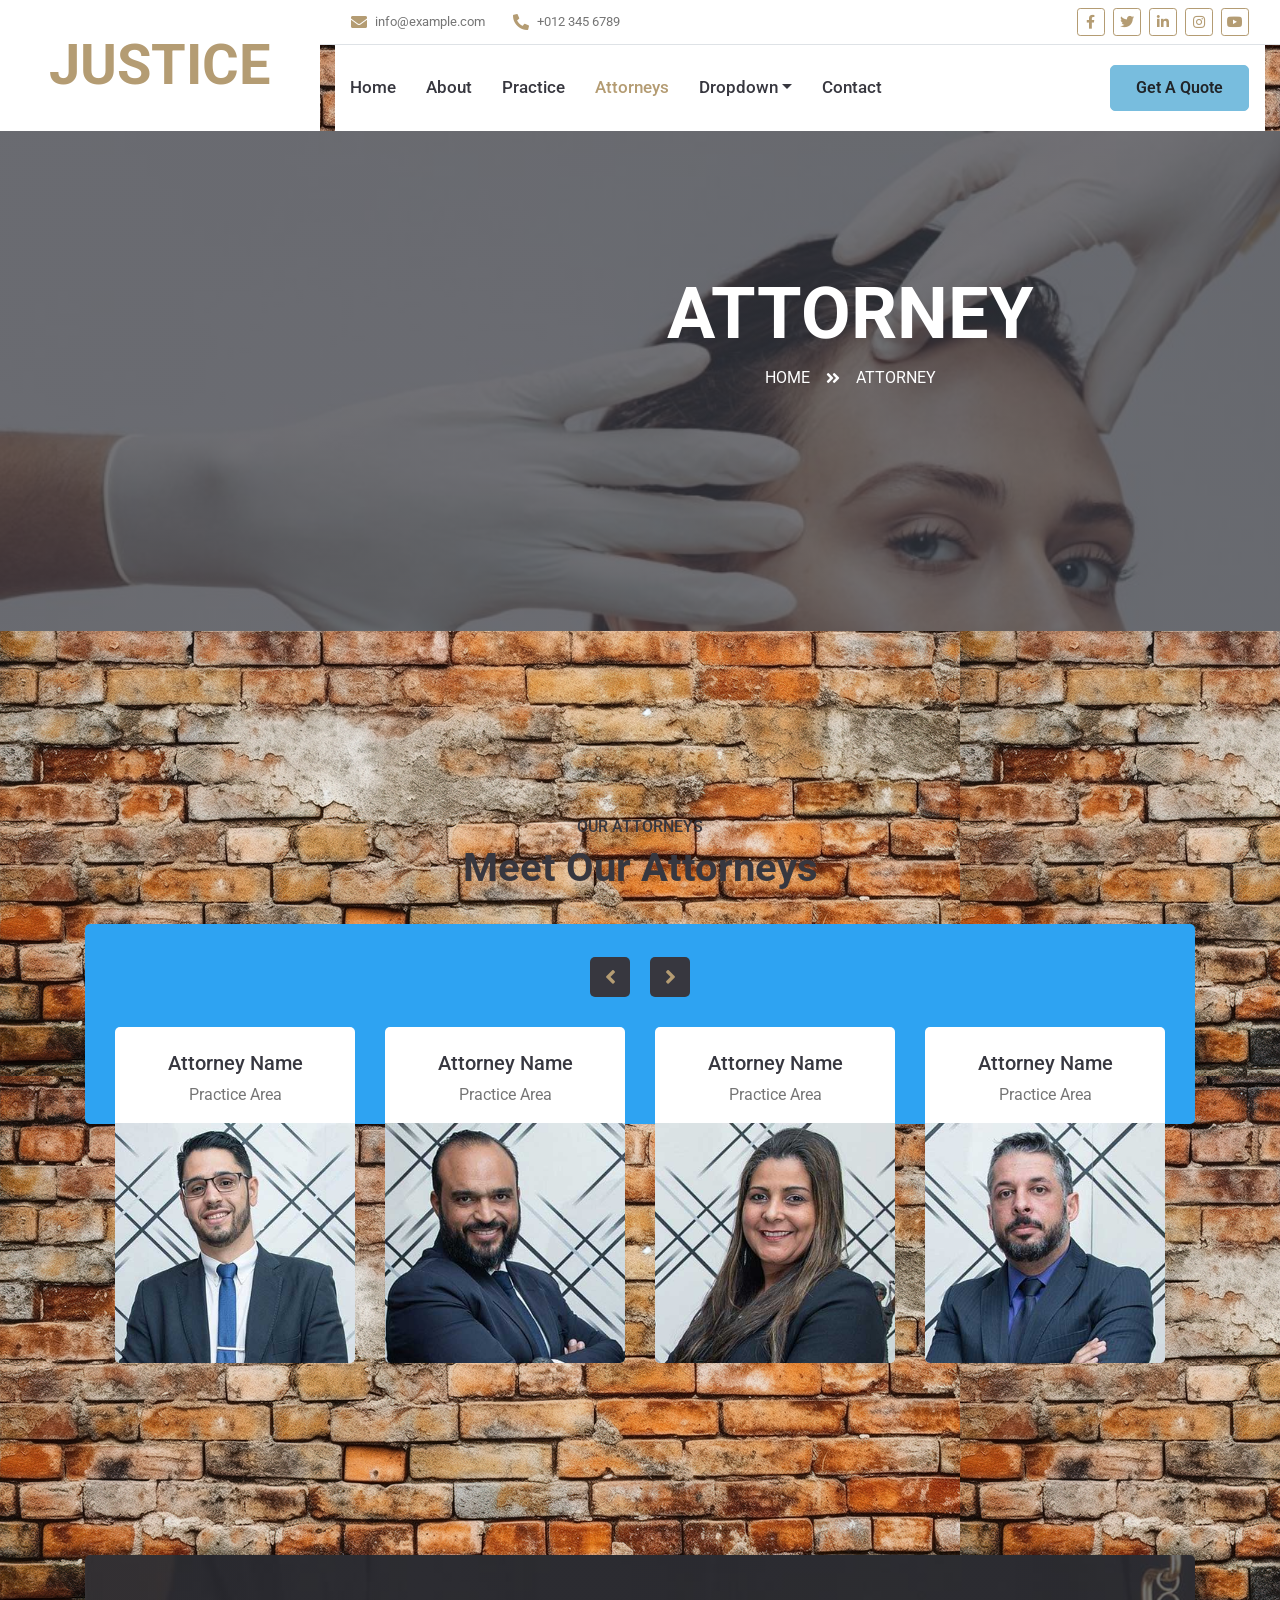
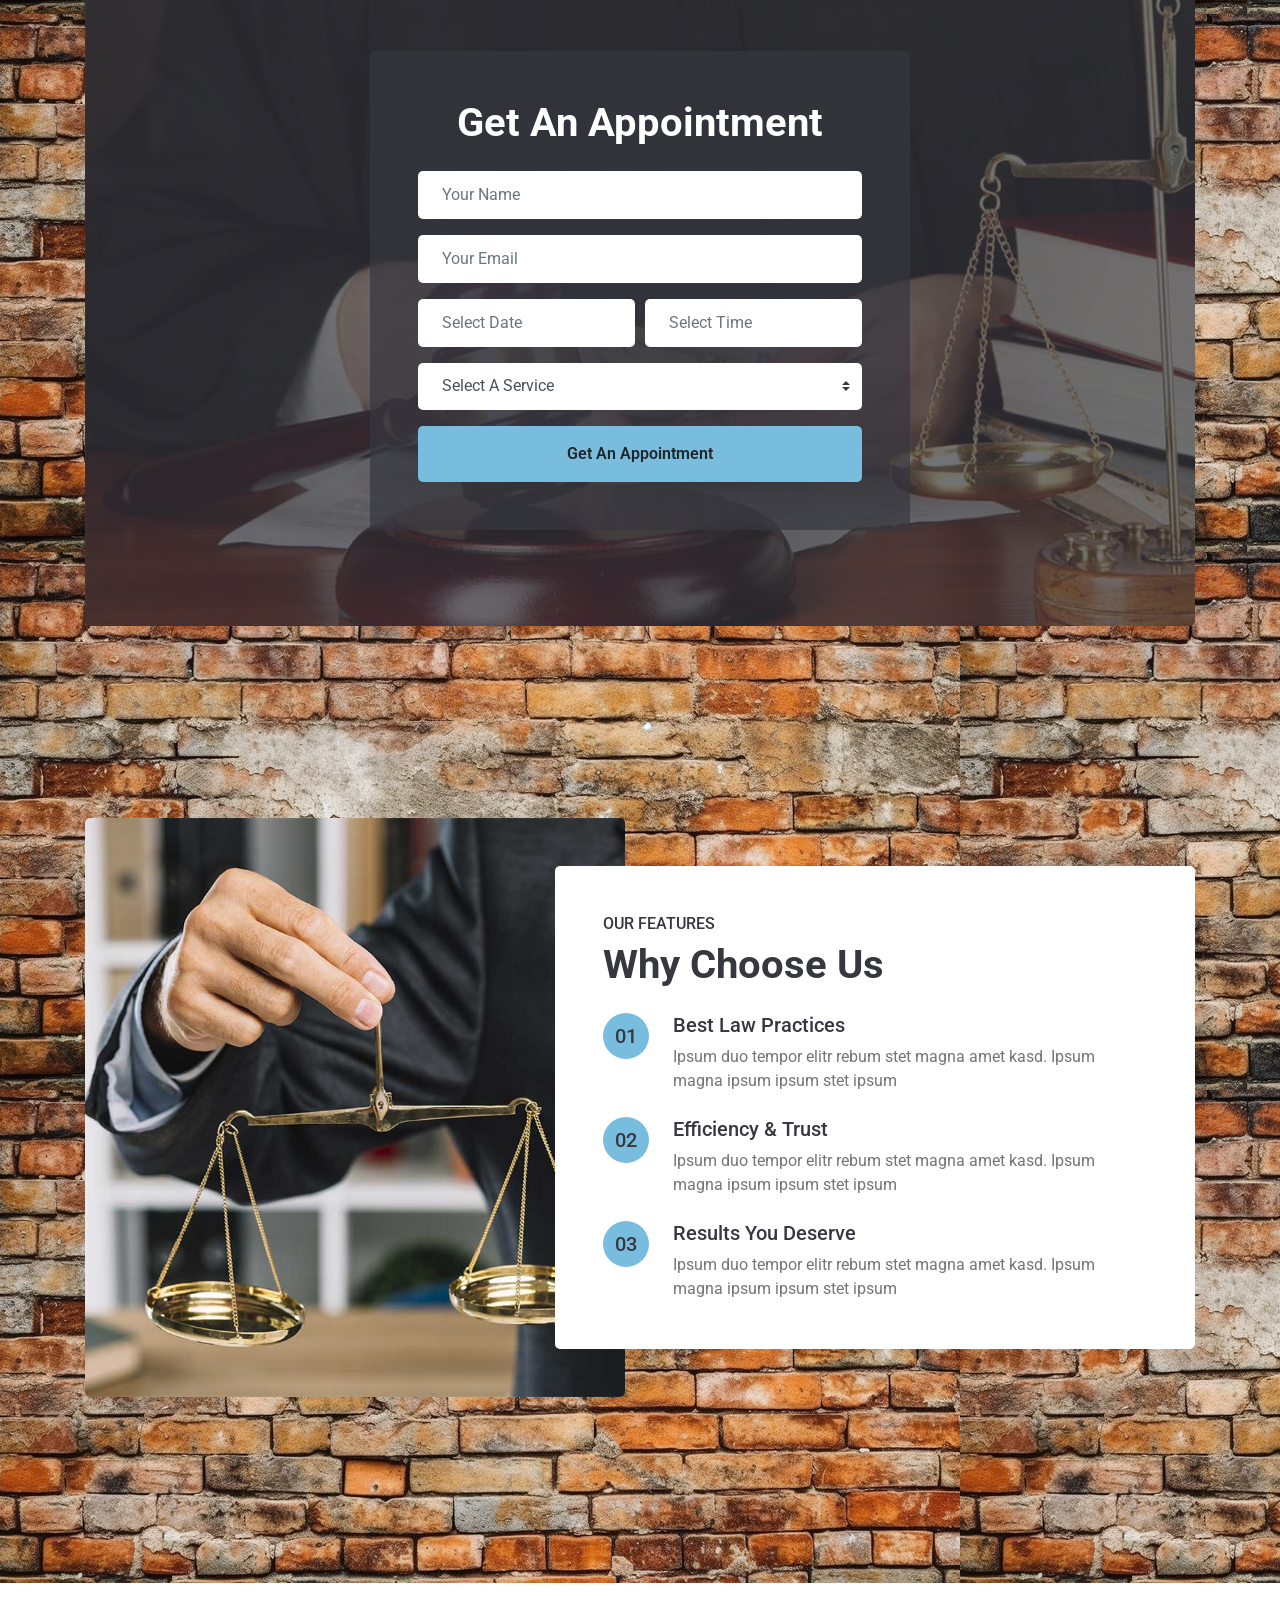
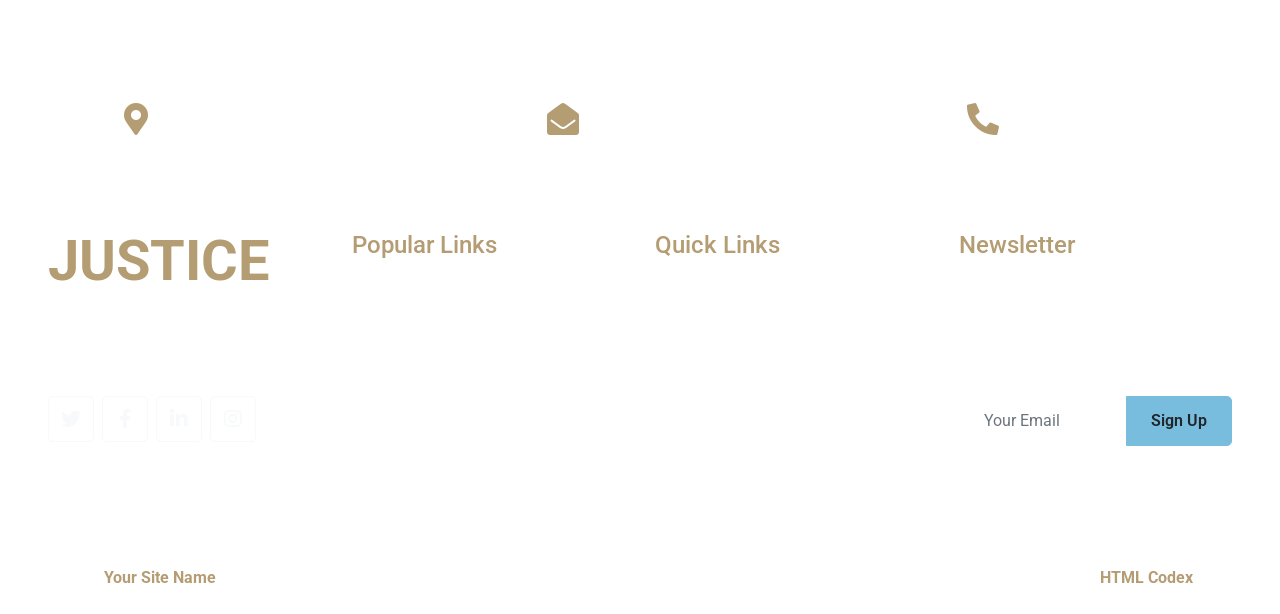
<file: team.html>
<!DOCTYPE html>
<html lang="en">

<head>
    <meta charset="utf-8">
    <title>JUSTICE - Free Lawyer Website Template</title>
    <meta content="width=device-width, initial-scale=1.0" name="viewport">
    <meta content="Free HTML Templates" name="keywords">
    <meta content="Free HTML Templates" name="description">

    <!-- Favicon -->
    <link href="img/favicon.ico" rel="icon">

    <!-- Google Web Fonts -->
    <link rel="preconnect" href="https://fonts.gstatic.com">
    <link href="https://fonts.googleapis.com/css2?family=Montserrat:wght@400;600&family=Roboto:wght@300;500;700&display=swap" rel="stylesheet"> 

    <!-- Font Awesome -->
    <link href="https://cdnjs.cloudflare.com/ajax/libs/font-awesome/5.10.0/css/all.min.css" rel="stylesheet">

    <!-- Libraries Stylesheet -->
    <link href="lib/owlcarousel/assets/owl.carousel.min.css" rel="stylesheet">
    <link href="lib/tempusdominus/css/tempusdominus-bootstrap-4.min.css" rel="stylesheet" />

    <!-- Customized Bootstrap Stylesheet -->
    <link href="css/style.css" rel="stylesheet">
</head>

<body>
    <!-- Header Start -->
    <div class="container-fluid">
        <div class="row">
            <div class="col-lg-3 bg-secondary d-none d-lg-block">
                <a href="index.html" class="navbar-brand w-100 h-100 m-0 p-0 d-flex align-items-center justify-content-center">
                    <h1 class="m-0 display-4 text-primary text-uppercase">Justice</h1>
                </a>
            </div>
            <div class="col-lg-9">
                <div class="row bg-white border-bottom d-none d-lg-flex">
                    <div class="col-lg-7 text-left">
                        <div class="h-100 d-inline-flex align-items-center py-2 px-3">
                            <i class="fa fa-envelope text-primary mr-2"></i>
                            <small>info@example.com</small>
                        </div>
                        <div class="h-100 d-inline-flex align-items-center py-2 px-2">
                            <i class="fa fa-phone-alt text-primary mr-2"></i>
                            <small>+012 345 6789</small>
                        </div>
                    </div>
                    <div class="col-lg-5 text-right">
                        <div class="d-inline-flex align-items-center p-2">
                            <a class="btn btn-sm btn-outline-primary btn-sm-square mr-2" href="">
                                <i class="fab fa-facebook-f"></i>
                            </a>
                            <a class="btn btn-sm btn-outline-primary btn-sm-square mr-2" href="">
                                <i class="fab fa-twitter"></i>
                            </a>
                            <a class="btn btn-sm btn-outline-primary btn-sm-square mr-2" href="">
                                <i class="fab fa-linkedin-in"></i>
                            </a>
                            <a class="btn btn-sm btn-outline-primary btn-sm-square mr-2" href="">
                                <i class="fab fa-instagram"></i>
                            </a>
                            <a class="btn btn-sm btn-outline-primary btn-sm-square mr-2" href="">
                                <i class="fab fa-youtube"></i>
                            </a>
                        </div>
                    </div>
                </div>
                <nav class="navbar navbar-expand-lg bg-white navbar-light p-0">
                    <a href="index.html" class="navbar-brand d-block d-lg-none">
                        <h1 class="m-0 display-4 text-primary text-uppercase">Justice</h1>
                    </a>
                    <button type="button" class="navbar-toggler" data-toggle="collapse" data-target="#navbarCollapse">
                        <span class="navbar-toggler-icon"></span>
                    </button>
                    <div class="collapse navbar-collapse justify-content-between" id="navbarCollapse">
                        <div class="navbar-nav mr-auto py-0">
                            <a href="index.html" class="nav-item nav-link">Home</a>
                            <a href="about.html" class="nav-item nav-link">About</a>
                            <a href="service.html" class="nav-item nav-link">Practice</a>
                            <a href="team.html" class="nav-item nav-link active">Attorneys</a>
                            <div class="nav-item dropdown">
                                <a href="#" class="nav-link dropdown-toggle" data-toggle="dropdown">Dropdown</a>
                                <div class="dropdown-menu rounded-0 m-0">
                                    <a href="#" class="dropdown-item">Menu Item 1</a>
                                    <a href="#" class="dropdown-item">Menu Item 2</a>
                                    <a href="#" class="dropdown-item">Menu Item 3</a>
                                </div>
                            </div>
                            <a href="contact.html" class="nav-item nav-link">Contact</a>
                        </div>
                        <a href="" class="btn btn-primary mr-3 d-none d-lg-block">Get A Quote</a>
                    </div>
                </nav>
            </div>
        </div>
    </div>
    <!-- Header End -->


    <!-- Page Header Start -->
    <div class="container-fluid bg-page-header" style="margin-bottom: 90px;">
        <div class="container">
            <div class="d-flex flex-column align-items-center justify-content-center" style="min-height: 400px">
                <h3 class="display-3 text-white text-uppercase">Attorney</h3>
                <div class="d-inline-flex text-white">
                    <p class="m-0 text-uppercase"><a class="text-white" href="">Home</a></p>
                    <i class="fa fa-angle-double-right pt-1 px-3"></i>
                    <p class="m-0 text-uppercase">Attorney</p>
                </div>
            </div>
        </div>
    </div>
    <!-- Page Header End -->


    <!-- Team Start -->
    <div class="container-fluid py-5">
        <div class="container py-5">
            <div class="text-center pb-2">
                <h6 class="text-uppercase">Our Attorneys</h6>
                <h1 class="mb-4">Meet Our Attorneys</h1>
            </div>
            <div class="row">
                <div class="col-12">
                    <div class="bg-primary rounded" style="height: 200px;"></div>
                    <div class="owl-carousel team-carousel position-relative" style="margin-top: -97px; padding: 0 30px;">
                        <div class="team-item text-center bg-white rounded overflow-hidden pt-4">
                            <h5 class="mb-2 px-4">Attorney Name</h5>
                            <p class="mb-3 px-4">Practice Area</p>
                            <div class="team-img position-relative">
                                <img class="img-fluid" src="img/team-1.jpg" alt="">
                                <div class="team-social">
                                    <a class="btn btn-outline-light btn-square mx-1" href="#"><i class="fab fa-twitter"></i></a>
                                    <a class="btn btn-outline-light btn-square mx-1" href="#"><i class="fab fa-facebook-f"></i></a>
                                    <a class="btn btn-outline-light btn-square mx-1" href="#"><i class="fab fa-linkedin-in"></i></a>
                                </div>
                            </div>
                        </div>
                        <div class="team-item text-center bg-white rounded overflow-hidden pt-4">
                            <h5 class="mb-2 px-4">Attorney Name</h5>
                            <p class="mb-3 px-4">Practice Area</p>
                            <div class="team-img position-relative">
                                <img class="img-fluid" src="img/team-2.jpg" alt="">
                                <div class="team-social">
                                    <a class="btn btn-outline-light btn-square mx-1" href="#"><i class="fab fa-twitter"></i></a>
                                    <a class="btn btn-outline-light btn-square mx-1" href="#"><i class="fab fa-facebook-f"></i></a>
                                    <a class="btn btn-outline-light btn-square mx-1" href="#"><i class="fab fa-linkedin-in"></i></a>
                                </div>
                            </div>
                        </div>
                        <div class="team-item text-center bg-white rounded overflow-hidden pt-4">
                            <h5 class="mb-2 px-4">Attorney Name</h5>
                            <p class="mb-3 px-4">Practice Area</p>
                            <div class="team-img position-relative">
                                <img class="img-fluid" src="img/team-3.jpg" alt="">
                                <div class="team-social">
                                    <a class="btn btn-outline-light btn-square mx-1" href="#"><i class="fab fa-twitter"></i></a>
                                    <a class="btn btn-outline-light btn-square mx-1" href="#"><i class="fab fa-facebook-f"></i></a>
                                    <a class="btn btn-outline-light btn-square mx-1" href="#"><i class="fab fa-linkedin-in"></i></a>
                                </div>
                            </div>
                        </div>
                        <div class="team-item text-center bg-white rounded overflow-hidden pt-4">
                            <h5 class="mb-2 px-4">Attorney Name</h5>
                            <p class="mb-3 px-4">Practice Area</p>
                            <div class="team-img position-relative">
                                <img class="img-fluid" src="img/team-4.jpg" alt="">
                                <div class="team-social">
                                    <a class="btn btn-outline-light btn-square mx-1" href="#"><i class="fab fa-twitter"></i></a>
                                    <a class="btn btn-outline-light btn-square mx-1" href="#"><i class="fab fa-facebook-f"></i></a>
                                    <a class="btn btn-outline-light btn-square mx-1" href="#"><i class="fab fa-linkedin-in"></i></a>
                                </div>
                            </div>
                        </div>
                        <div class="team-item text-center bg-white rounded overflow-hidden pt-4">
                            <h5 class="mb-2 px-4">Attorney Name</h5>
                            <p class="mb-3 px-4">Practice Area</p>
                            <div class="team-img position-relative">
                                <img class="img-fluid" src="img/team-5.jpg" alt="">
                                <div class="team-social">
                                    <a class="btn btn-outline-light btn-square mx-1" href="#"><i class="fab fa-twitter"></i></a>
                                    <a class="btn btn-outline-light btn-square mx-1" href="#"><i class="fab fa-facebook-f"></i></a>
                                    <a class="btn btn-outline-light btn-square mx-1" href="#"><i class="fab fa-linkedin-in"></i></a>
                                </div>
                            </div>
                        </div>
                    </div>
                </div>
            </div>
        </div>
    </div>
    <!-- Team End -->


    <!-- Appointment Start -->
    <div class="container-fluid py-5">
        <div class="container py-5">
            <div class="bg-appointment rounded">
                <div class="row h-100 align-items-center justify-content-center">
                    <div class="col-lg-6 py-5">
                        <div class="rounded p-5 my-5" style="background: rgba(55, 55, 63, .7);">
                            <h1 class="text-center text-white mb-4">Get An Appointment</h1>
                            <form>
                                <div class="form-group">
                                    <input type="text" class="form-control border-0 p-4" placeholder="Your Name" required="required" />
                                </div>
                                <div class="form-group">
                                    <input type="email" class="form-control border-0 p-4" placeholder="Your Email" required="required" />
                                </div>
                                <div class="form-row">
                                    <div class="col-6">
                                        <div class="form-group">
                                            <div class="date" id="date" data-target-input="nearest">
                                                <input type="text" class="form-control border-0 p-4 datetimepicker-input" placeholder="Select Date" data-target="#date" data-toggle="datetimepicker"/>
                                            </div>
                                        </div>
                                    </div>
                                    <div class="col-6">
                                        <div class="form-group">
                                            <div class="time" id="time" data-target-input="nearest">
                                                <input type="text" class="form-control border-0 p-4 datetimepicker-input" placeholder="Select Time" data-target="#time" data-toggle="datetimepicker"/>
                                            </div>
                                        </div>
                                    </div>
                                </div>
                                <div class="form-group">
                                    <select class="custom-select border-0 px-4" style="height: 47px;">
                                        <option selected>Select A Service</option>
                                        <option value="1">Service 1</option>
                                        <option value="2">Service 1</option>
                                        <option value="3">Service 1</option>
                                    </select>
                                </div>
                                <div>
                                    <button class="btn btn-primary btn-block border-0 py-3" type="submit">Get An Appointment</button>
                                </div>
                            </form>
                        </div>
                    </div>
                </div>
            </div>
        </div>
    </div>
    <!-- Appointment End -->


    <!-- Features Start -->
    <div class="container-fluid py-5">
        <div class="container py-5">
            <div class="row">
                <div class="col-lg-6" style="min-height: 500px;">
                    <div class="position-relative h-100 rounded overflow-hidden">
                        <img class="position-absolute w-100 h-100" src="img/feature.jpg" style="object-fit: cover;">
                    </div>
                </div>
                <div class="col-lg-6 pt-5 pb-lg-5">
                    <div class="feature-text bg-white rounded p-lg-5">
                        <h6 class="text-uppercase">Our Features</h6>
                        <h1 class="mb-4">Why Choose Us</h1>
                        <div class="d-flex mb-4">
                            <div class="btn-primary btn-lg-square px-3" style="border-radius: 50px;">
                                <h5 class="text-secondary m-0">01</h5>
                            </div>
                            <div class="ml-4">
                                <h5>Best Law Practices</h5>
                                <p class="m-0">Ipsum duo tempor elitr rebum stet magna amet kasd. Ipsum magna ipsum ipsum stet ipsum</p>
                            </div>
                        </div>
                        <div class="d-flex mb-4">
                            <div class="btn-primary btn-lg-square px-3" style="border-radius: 50px;">
                                <h5 class="text-secondary m-0">02</h5>
                            </div>
                            <div class="ml-4">
                                <h5>Efficiency & Trust</h5>
                                <p class="m-0">Ipsum duo tempor elitr rebum stet magna amet kasd. Ipsum magna ipsum ipsum stet ipsum</p>
                            </div>
                        </div>
                        <div class="d-flex">
                            <div class="btn-primary btn-lg-square px-3" style="border-radius: 50px;">
                                <h5 class="text-secondary m-0">03</h5>
                            </div>
                            <div class="ml-4">
                                <h5>Results You Deserve</h5>
                                <p class="m-0">Ipsum duo tempor elitr rebum stet magna amet kasd. Ipsum magna ipsum ipsum stet ipsum</p>
                            </div>
                        </div>
                    </div>
                </div>
            </div>
        </div>
    </div>
    <!-- Features End -->


    <!-- Footer Start -->
    <div class="container-fluid bg-secondary text-white pt-5 px-sm-3 px-md-5" style="margin-top: 90px;">
        <div class="row mt-5">
            <div class="col-lg-4">
                <div class="d-flex justify-content-lg-center p-4" style="background: rgba(256, 256, 256, .05);">
                    <i class="fa fa-2x fa-map-marker-alt text-primary"></i>
                    <div class="ml-3">
                        <h5 class="text-white">Our Office</h5>
                        <p class="m-0">123 Street, New York, USA</p>
                    </div>
                </div>
            </div>
            <div class="col-lg-4">
                <div class="d-flex justify-content-lg-center p-4" style="background: rgba(256, 256, 256, .05);">
                    <i class="fa fa-2x fa-envelope-open text-primary"></i>
                    <div class="ml-3">
                        <h5 class="text-white">Email Us</h5>
                        <p class="m-0">info@example.com</p>
                    </div>
                </div>
            </div>
            <div class="col-lg-4">
                <div class="d-flex justify-content-lg-center p-4" style="background: rgba(256, 256, 256, .05);">
                    <i class="fa fa-2x fa-phone-alt text-primary"></i>
                    <div class="ml-3">
                        <h5 class="text-white">Call Us</h5>
                        <p class="m-0">+012 345 6789</p>
                    </div>
                </div>
            </div>
        </div>
        <div class="row pt-5">
            <div class="col-lg-3 col-md-6 mb-5">
                <a href="index.html" class="navbar-brand">
                    <h1 class="m-0 mt-n2 display-4 text-primary text-uppercase">Justice</h1>
                </a>
                <p>Volup amet magna clita tempor. Tempor sea eos vero ipsum. Lorem lorem sit sed elitr sed kasd et</p>
                <div class="d-flex justify-content-start mt-4">
                    <a class="btn btn-lg btn-outline-light btn-lg-square mr-2" href="#"><i class="fab fa-twitter"></i></a>
                    <a class="btn btn-lg btn-outline-light btn-lg-square mr-2" href="#"><i class="fab fa-facebook-f"></i></a>
                    <a class="btn btn-lg btn-outline-light btn-lg-square mr-2" href="#"><i class="fab fa-linkedin-in"></i></a>
                    <a class="btn btn-lg btn-outline-light btn-lg-square" href="#"><i class="fab fa-instagram"></i></a>
                </div>
            </div>
            <div class="col-lg-3 col-md-6 mb-5">
                <h4 class="font-weight-semi-bold text-primary mb-4">Popular Links</h4>
                <div class="d-flex flex-column justify-content-start">
                    <a class="text-white mb-2" href="#"><i class="fa fa-angle-right mr-2"></i>Home</a>
                    <a class="text-white mb-2" href="#"><i class="fa fa-angle-right mr-2"></i>About</a>
                    <a class="text-white mb-2" href="#"><i class="fa fa-angle-right mr-2"></i>Services</a>
                    <a class="text-white mb-2" href="#"><i class="fa fa-angle-right mr-2"></i>Attorney</a>
                    <a class="text-white" href="#"><i class="fa fa-angle-right mr-2"></i>Contact</a>
                </div>
            </div>
            <div class="col-lg-3 col-md-6 mb-5">
                <h4 class="font-weight-semi-bold text-primary mb-4">Quick Links</h4>
                <div class="d-flex flex-column justify-content-start">
                    <a class="text-white mb-2" href="#"><i class="fa fa-angle-right mr-2"></i>FAQs</a>
                    <a class="text-white mb-2" href="#"><i class="fa fa-angle-right mr-2"></i>Help</a>
                    <a class="text-white mb-2" href="#"><i class="fa fa-angle-right mr-2"></i>Terms</a>
                    <a class="text-white mb-2" href="#"><i class="fa fa-angle-right mr-2"></i>Privacy</a>
                    <a class="text-white" href="#"><i class="fa fa-angle-right mr-2"></i>Site Map</a>
                </div>
            </div>
            <div class="col-lg-3 col-md-6 mb-5">
                <h4 class="font-weight-semi-bold text-primary mb-4">Newsletter</h4>
                <p>Rebum labore lorem dolores kasd est, et ipsum amet et at kasd, ipsum sea tempor magna tempor. Accu kasd sed ea duo ipsum.</p>
                <div class="w-100">
                    <div class="input-group">
                        <input type="text" class="form-control border-0" style="padding: 25px;" placeholder="Your Email">
                        <div class="input-group-append">
                            <button class="btn btn-primary px-4">Sign Up</button>
                        </div>
                    </div>
                </div>
            </div>
        </div>
        <div class="row p-4 mt-5 mx-0" style="background: rgba(256, 256, 256, .05);">
            <div class="col-md-6 text-center text-md-left mb-3 mb-md-0">
                <p class="m-0 text-white">&copy; <a class="font-weight-bold" href="#">Your Site Name</a>. All Rights Reserved.</p>
            </div>
            <div class="col-md-6 text-center text-md-right">
                <p class="m-0 text-white">Designed by <a class="font-weight-bold" href="https://htmlcodex.com">HTML Codex</a></p>
            </div>
        </div>
    </div>
    <!-- Footer End -->


    <!-- Back to Top -->
    <a href="#" class="btn btn-primary px-3 back-to-top"><i class="fa fa-angle-double-up"></i></a>


    <!-- JavaScript Libraries -->
    <script src="https://code.jquery.com/jquery-3.4.1.min.js"></script>
    <script src="https://stackpath.bootstrapcdn.com/bootstrap/4.4.1/js/bootstrap.bundle.min.js"></script>
    <script src="lib/easing/easing.min.js"></script>
    <script src="lib/waypoints/waypoints.min.js"></script>
    <script src="lib/owlcarousel/owl.carousel.min.js"></script>
    <script src="lib/tempusdominus/js/moment.min.js"></script>
    <script src="lib/tempusdominus/js/moment-timezone.min.js"></script>
    <script src="lib/tempusdominus/js/tempusdominus-bootstrap-4.min.js"></script>

    <!-- Contact Javascript File -->
    <script src="mail/jqBootstrapValidation.min.js"></script>
    <script src="mail/contact.js"></script>

    <!-- Template Javascript -->
    <script src="js/main.js"></script>
</body>

</html>
</file>
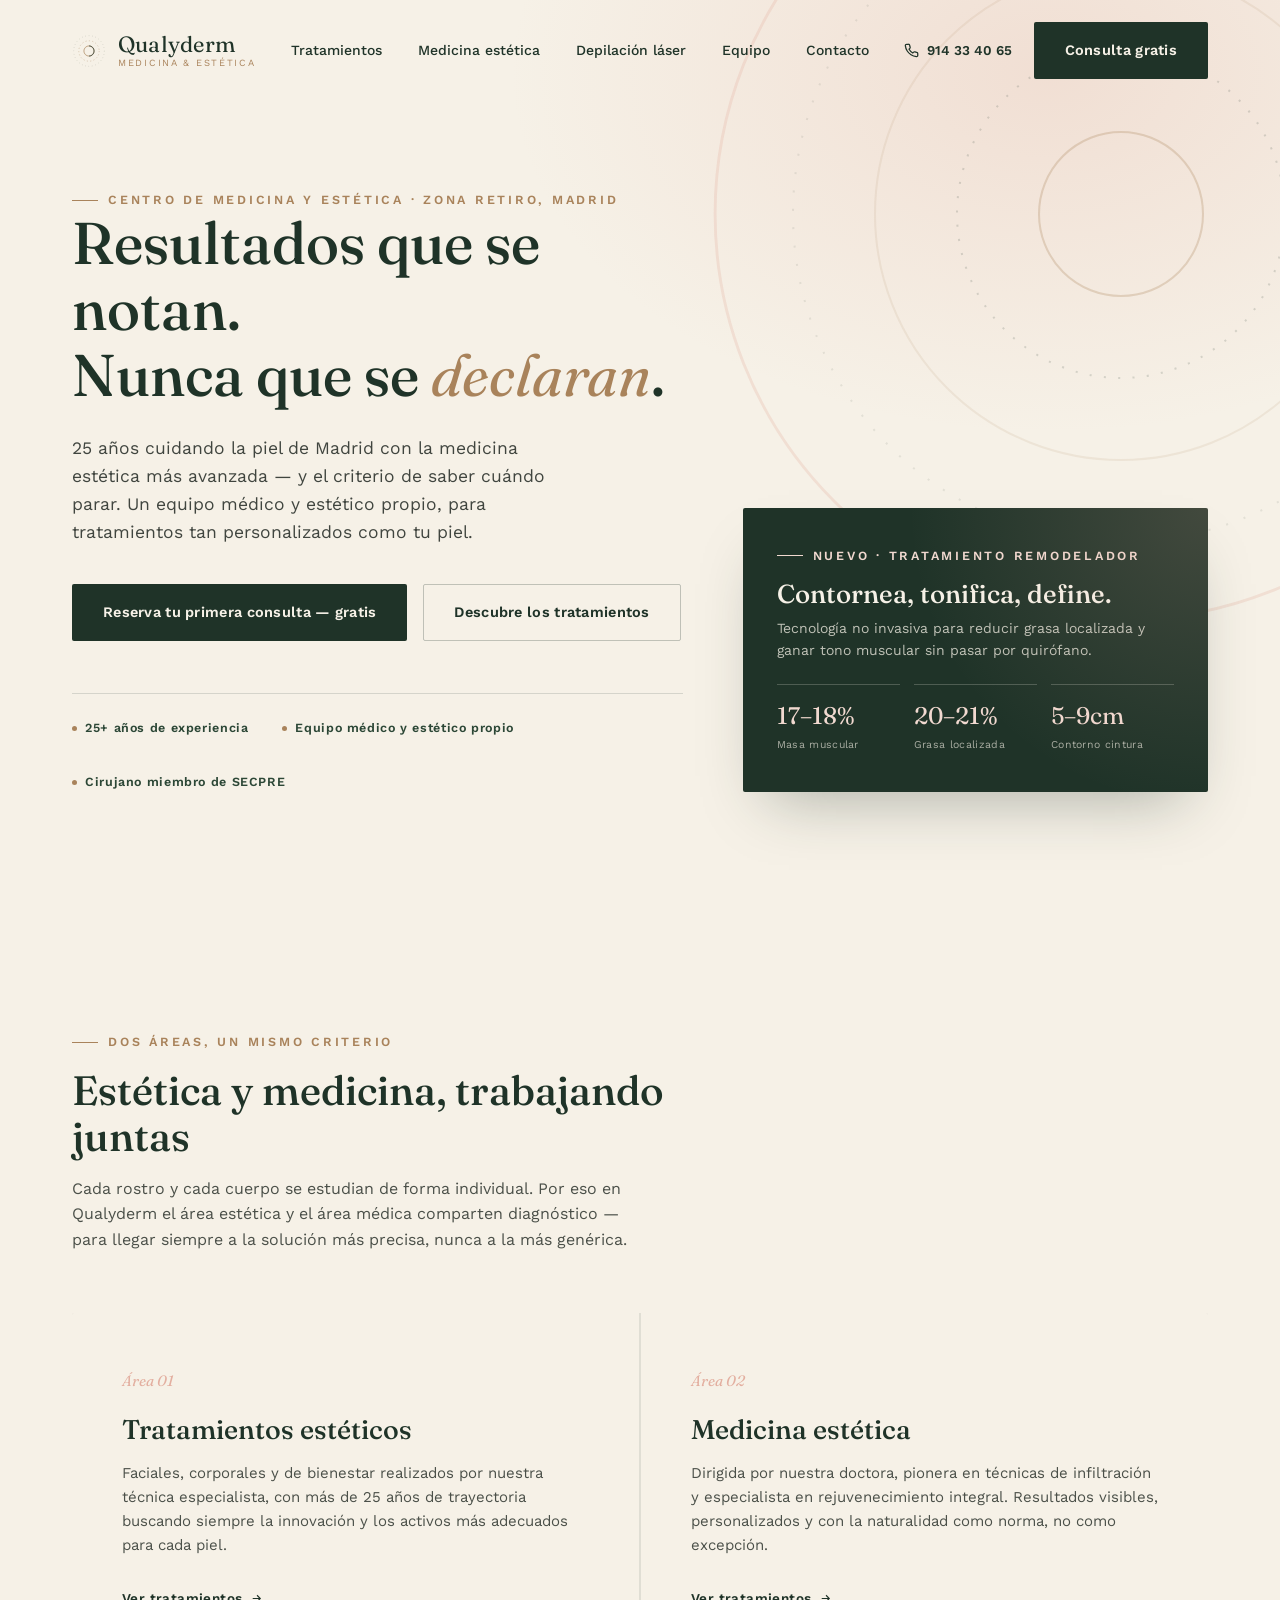
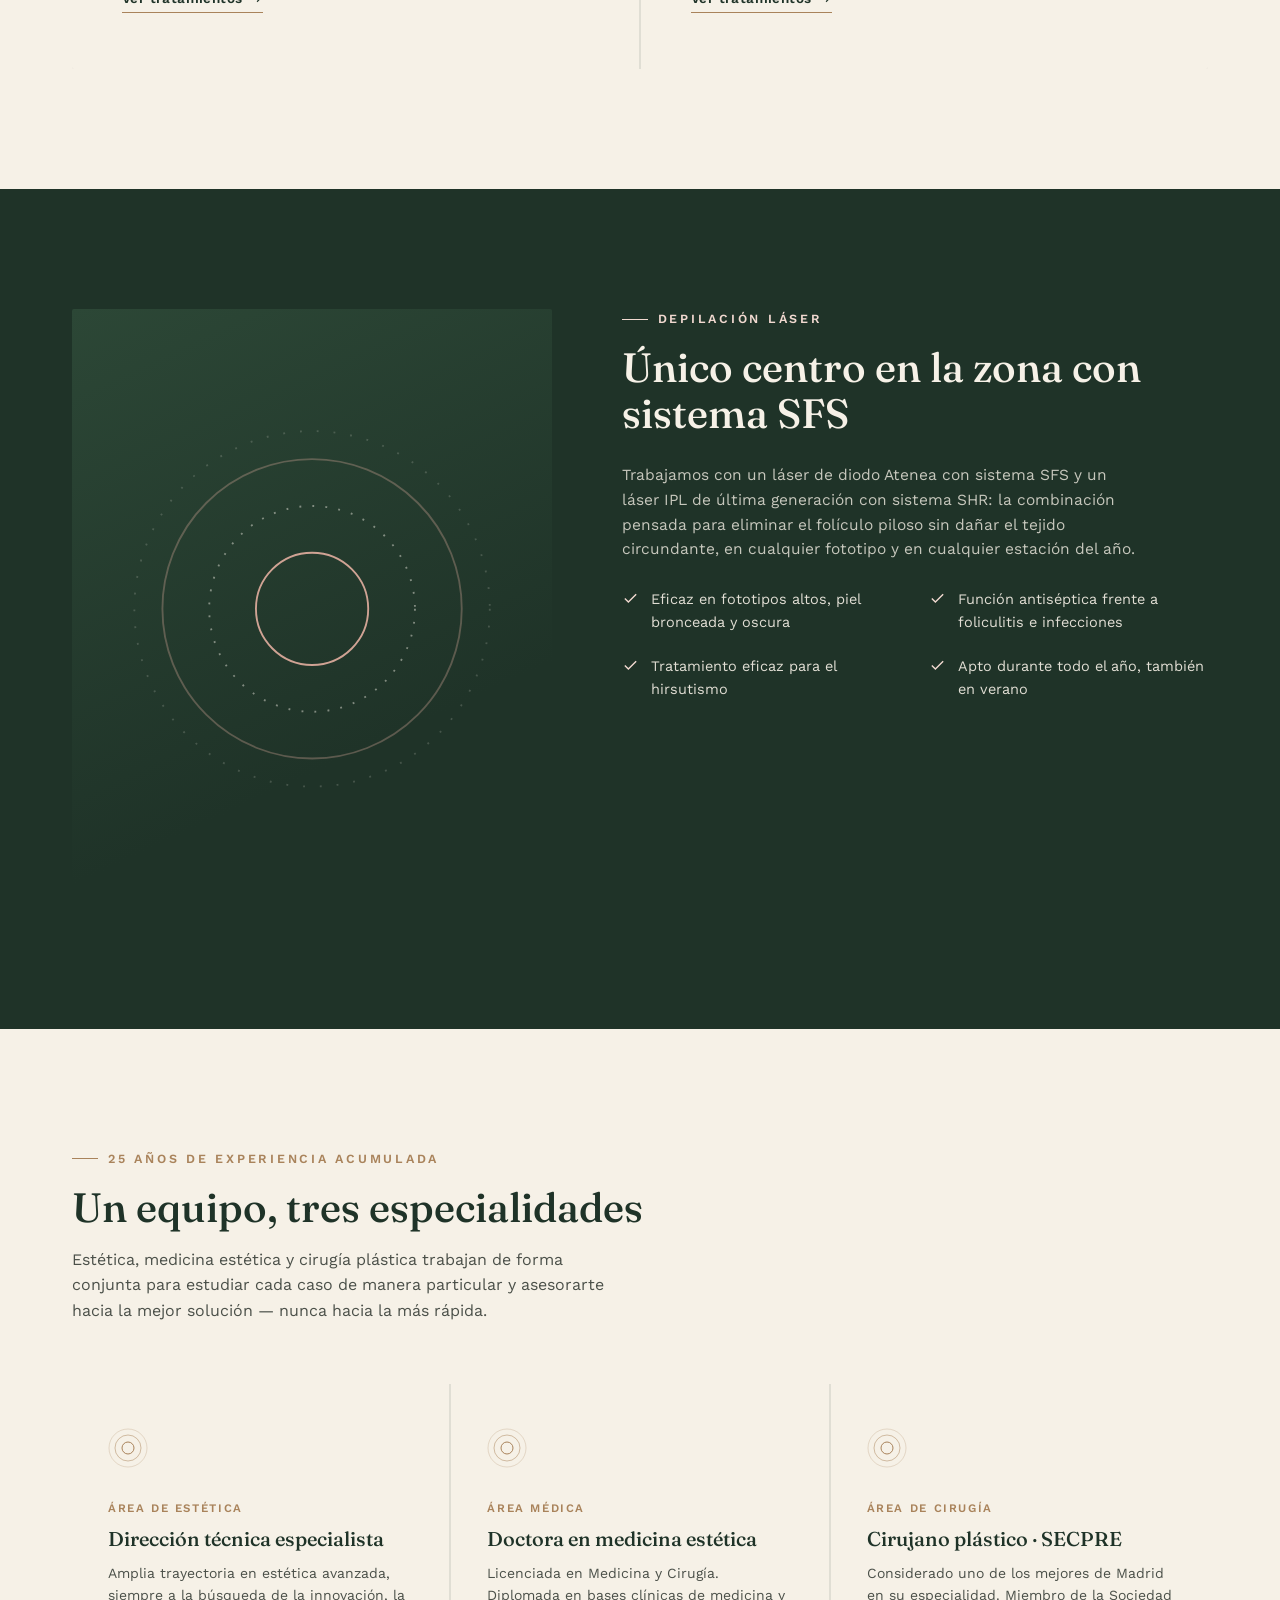
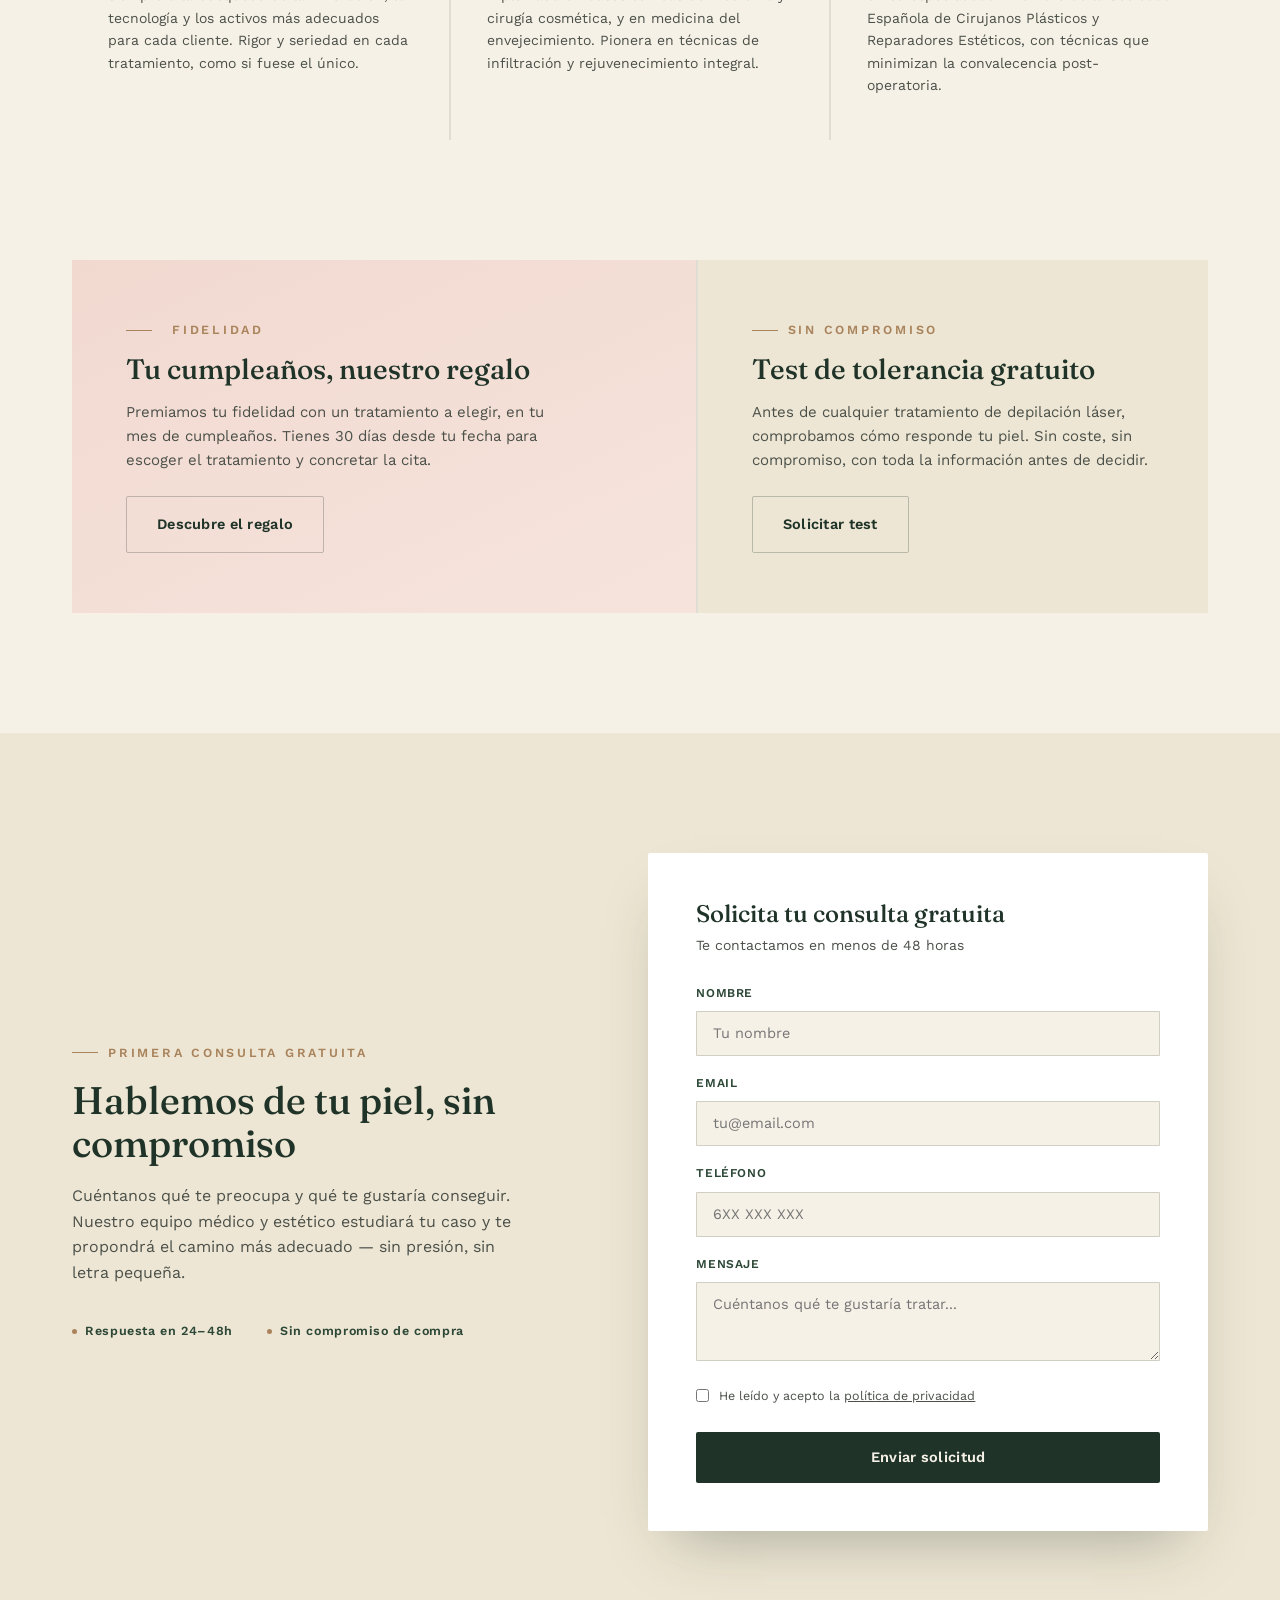
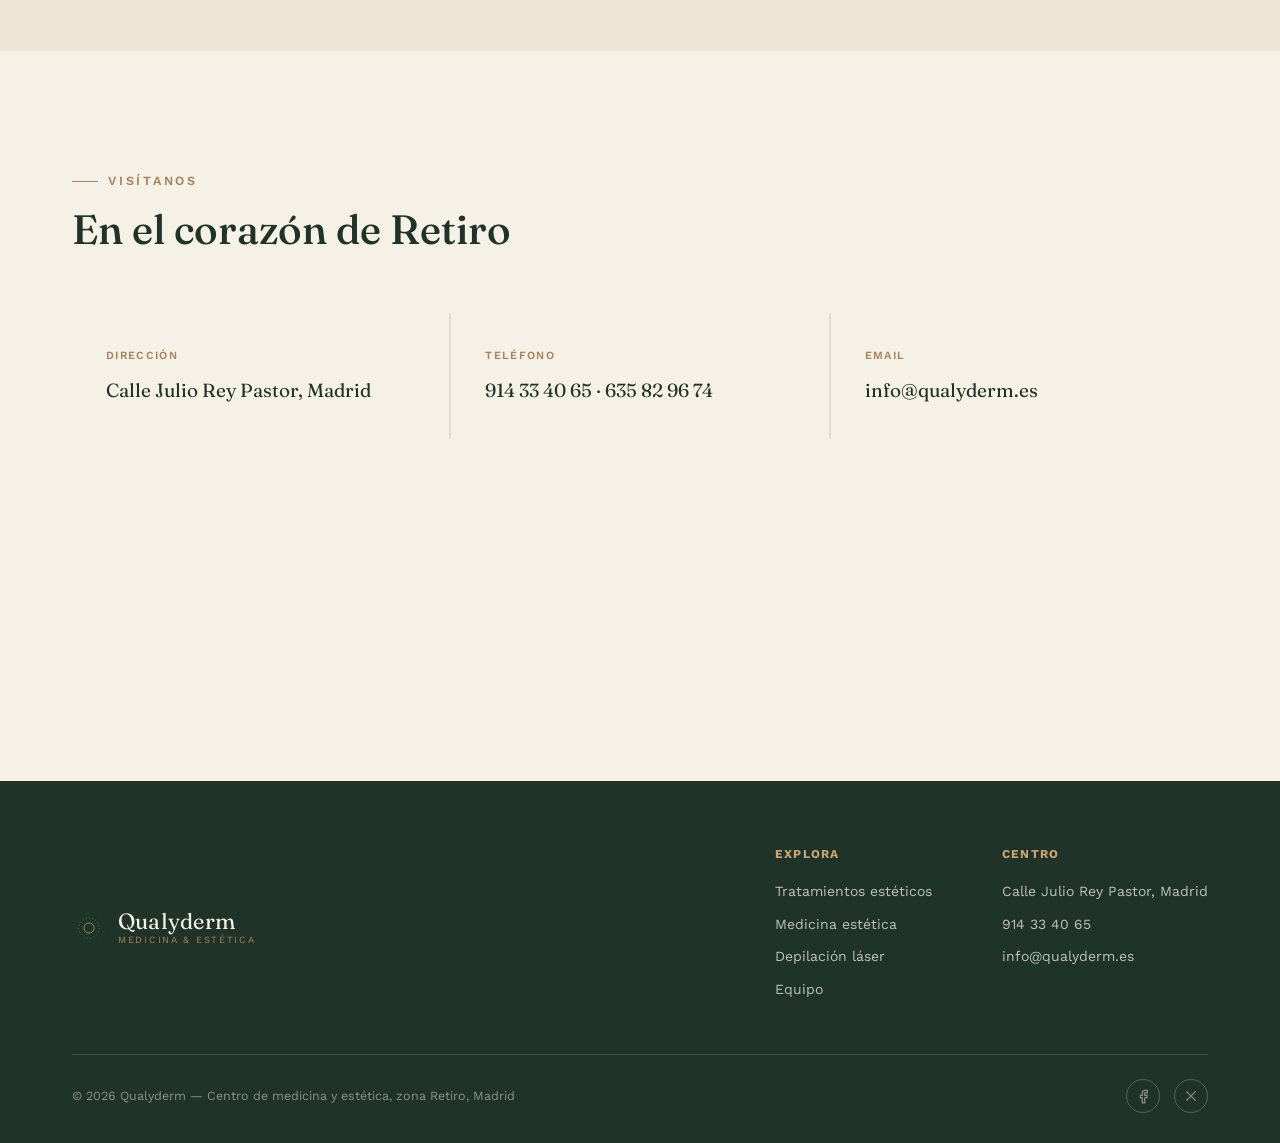
<file: borradores/v1-remodelacion.html>
<!DOCTYPE html>
<html lang="es">
<head>
<meta charset="UTF-8">
<meta name="viewport" content="width=device-width, initial-scale=1.0">
<title>Qualyderm — Medicina & Estética · Retiro, Madrid</title>
<link rel="preconnect" href="https://fonts.googleapis.com">
<link rel="preconnect" href="https://fonts.gstatic.com" crossorigin>
<link href="https://fonts.googleapis.com/css2?family=Fraunces:ital,opsz,wght@0,9..144,300;0,9..144,400;0,9..144,500;0,9..144,600;1,9..144,400;1,9..144,500&family=Work+Sans:wght@300;400;500;600;700&display=swap" rel="stylesheet">
<style>
  :root{
    --verde: #1F3328;
    --verde-2: #2C4736;
    --verde-luz: #3E5C46;
    --marfil: #F6F1E7;
    --marfil-2: #EEE6D4;
    --rosa: #E3AFA0;
    --rosa-suave: #F1D9D0;
    --bronce: #A9835B;
    --bronce-luz: #C9A876;
    --carbon: #221F1B;
    --blanco: #FFFFFF;
    --sombra: 0 30px 60px -25px rgba(31,51,40,0.35);
  }

  *{margin:0;padding:0;box-sizing:border-box;}
  html{scroll-behavior:smooth;}
  body{
    font-family:'Work Sans',sans-serif;
    background:var(--marfil);
    color:var(--carbon);
    line-height:1.6;
    overflow-x:hidden;
    -webkit-font-smoothing:antialiased;
  }
  img{max-width:100%;display:block;}
  a{text-decoration:none;color:inherit;}
  ul{list-style:none;}
  .wrap{max-width:1200px;margin:0 auto;padding:0 32px;}
  h1,h2,h3,h4{font-family:'Fraunces',serif;font-weight:500;line-height:1.12;color:var(--verde);}
  .eyebrow{
    font-family:'Work Sans',sans-serif;
    font-size:12.5px;
    letter-spacing:.22em;
    text-transform:uppercase;
    font-weight:600;
    color:var(--bronce);
    display:flex;align-items:center;gap:10px;
  }
  .eyebrow::before{content:'';width:26px;height:1px;background:var(--bronce);}
  .btn{
    display:inline-flex;align-items:center;justify-content:center;gap:10px;
    padding:16px 30px;border-radius:2px;font-family:'Work Sans',sans-serif;
    font-weight:600;font-size:14.5px;letter-spacing:.02em;cursor:pointer;
    border:1px solid transparent;transition:all .35s cubic-bezier(.4,0,.2,1);
    white-space:nowrap;
  }
  .btn-primary{background:var(--verde);color:var(--marfil);}
  .btn-primary:hover{background:var(--bronce);transform:translateY(-2px);box-shadow:0 14px 30px -12px rgba(169,131,91,.55);}
  .btn-ghost{background:transparent;color:var(--verde);border-color:rgba(31,51,40,.25);}
  .btn-ghost:hover{border-color:var(--verde);background:rgba(31,51,40,.04);}
  .btn-light{background:var(--marfil);color:var(--verde);}
  .btn-light:hover{background:var(--bronce-luz);color:var(--verde);transform:translateY(-2px);}

  /* reveal-on-scroll */
  [data-reveal]{opacity:0;transform:translateY(28px);transition:opacity .9s cubic-bezier(.16,1,.3,1),transform .9s cubic-bezier(.16,1,.3,1);}
  [data-reveal].is-visible{opacity:1;transform:translateY(0);}
  @media (prefers-reduced-motion: reduce){
    [data-reveal]{opacity:1!important;transform:none!important;transition:none!important;}
    html{scroll-behavior:auto;}
  }

  /* ---------- header ---------- */
  header{
    position:fixed;top:0;left:0;right:0;z-index:1000;
    padding:22px 0;transition:all .4s ease;
  }
  header.scrolled{
    padding:12px 0;background:rgba(246,241,231,.92);backdrop-filter:blur(14px);
    box-shadow:0 1px 0 rgba(31,51,40,.08);
  }
  header .wrap{display:flex;align-items:center;justify-content:space-between;}
  .logo{display:flex;align-items:center;gap:12px;}
  .logo svg{width:34px;height:34px;flex-shrink:0;}
  .logo-text{display:flex;flex-direction:column;line-height:1;}
  .logo-text .name{font-family:'Fraunces',serif;font-size:22px;color:var(--verde);letter-spacing:.01em;}
  .logo-text .tag{font-size:9.5px;letter-spacing:.18em;text-transform:uppercase;color:var(--bronce);margin-top:3px;}
  nav.mainnav{display:flex;align-items:center;gap:36px;}
  nav.mainnav a{font-size:14px;font-weight:500;color:var(--verde);position:relative;padding:4px 0;}
  nav.mainnav a::after{content:'';position:absolute;left:0;bottom:0;width:0;height:1px;background:var(--bronce);transition:width .3s ease;}
  nav.mainnav a:hover::after{width:100%;}
  .header-right{display:flex;align-items:center;gap:22px;}
  .phone-mini{font-size:13.5px;font-weight:600;color:var(--verde);display:flex;align-items:center;gap:8px;}
  .burger{display:none;flex-direction:column;gap:5px;cursor:pointer;background:none;border:none;padding:6px;}
  .burger span{width:24px;height:2px;background:var(--verde);}

  /* ---------- hero ---------- */
  .hero{
    position:relative;padding:190px 0 120px;overflow:hidden;
    background:radial-gradient(ellipse 900px 600px at 82% 8%, rgba(227,175,160,.28), transparent 60%), var(--marfil);
  }
  .rings{position:absolute;top:-8%;right:-10%;width:820px;height:820px;opacity:.55;pointer-events:none;}
  .hero .wrap{position:relative;z-index:2;display:grid;grid-template-columns:1.05fr .8fr;gap:60px;align-items:end;}
  .hero h1{font-size:clamp(38px,4.6vw,64px);max-width:660px;font-weight:500;}
  .hero h1 em{font-style:italic;color:var(--bronce);font-weight:400;}
  .hero .lede{font-size:17.5px;color:#40453f;max-width:480px;margin:26px 0 38px;}
  .hero-ctas{display:flex;gap:16px;flex-wrap:wrap;margin-bottom:52px;}
  .trust-row{display:flex;gap:34px;flex-wrap:wrap;border-top:1px solid rgba(31,51,40,.15);padding-top:24px;}
  .trust-row div{font-size:12.5px;letter-spacing:.05em;color:var(--verde-2);font-weight:600;display:flex;align-items:center;gap:8px;}
  .trust-row div::before{content:'';width:5px;height:5px;border-radius:50%;background:var(--bronce);}
  .hero-side{position:relative;}
  .hero-card{
    background:var(--verde);color:var(--marfil);border-radius:2px;padding:38px 34px;
    box-shadow:var(--sombra);position:relative;overflow:hidden;
  }
  .hero-card::before{
    content:'';position:absolute;inset:0;
    background:radial-gradient(circle at 100% 0%, rgba(227,175,160,.18), transparent 55%);
  }
  .hero-card .eyebrow{color:var(--rosa-suave);}
  .hero-card .eyebrow::before{background:var(--rosa-suave);}
  .hero-card h3{color:var(--marfil);font-size:26px;margin:14px 0 8px;}
  .hero-card p{font-size:14px;color:rgba(246,241,231,.75);margin-bottom:22px;}
  .mini-stats{display:grid;grid-template-columns:repeat(3,1fr);gap:14px;}
  .mini-stat{border-top:1px solid rgba(246,241,231,.22);padding-top:12px;}
  .mini-stat .num{font-family:'Fraunces',serif;font-size:24px;color:var(--rosa-suave);}
  .mini-stat .lbl{font-size:10.5px;color:rgba(246,241,231,.65);letter-spacing:.03em;margin-top:2px;}

  /* ---------- section shell ---------- */
  section{padding:120px 0;position:relative;}
  .section-head{max-width:640px;margin-bottom:60px;}
  .section-head h2{font-size:clamp(30px,3.2vw,44px);margin-top:16px;}
  .section-head p{color:#4b5049;font-size:16px;margin-top:16px;max-width:560px;}

  /* ---------- pillars (tratamientos / medicina) ---------- */
  .pillars{display:grid;grid-template-columns:1fr 1fr;gap:2px;background:rgba(31,51,40,.1);border-radius:2px;overflow:hidden;}
  .pillar{background:var(--marfil);padding:56px 50px;position:relative;transition:background .4s ease;}
  .pillar:hover{background:var(--marfil-2);}
  .pillar .num{font-family:'Fraunces',serif;font-style:italic;font-size:15px;color:var(--rosa);margin-bottom:22px;display:block;}
  .pillar h3{font-size:27px;margin-bottom:16px;}
  .pillar p{color:#4b5049;font-size:15px;margin-bottom:28px;}
  .pillar-link{font-size:13.5px;font-weight:600;letter-spacing:.03em;color:var(--verde);display:inline-flex;align-items:center;gap:8px;border-bottom:1px solid var(--bronce);padding-bottom:3px;}
  .pillar-link svg{width:13px;height:13px;transition:transform .3s ease;}
  .pillar:hover .pillar-link svg{transform:translateX(5px);}

  /* ---------- laser section (dark) ---------- */
  .laser{background:var(--verde);color:var(--marfil);}
  .laser .eyebrow{color:var(--rosa-suave);}
  .laser .eyebrow::before{background:var(--rosa-suave);}
  .laser .section-head h2{color:var(--marfil);}
  .laser-grid{display:grid;grid-template-columns:.9fr 1.1fr;gap:70px;align-items:start;}
  .laser-visual{position:relative;aspect-ratio:4/5;border-radius:2px;overflow:hidden;background:linear-gradient(155deg,var(--verde-2),var(--verde) 70%);display:flex;align-items:center;justify-content:center;}
  .laser-visual svg{width:78%;height:78%;opacity:.9;}
  .laser-text p{color:rgba(246,241,231,.78);font-size:15.5px;margin-bottom:26px;max-width:520px;}
  .laser-list{display:grid;grid-template-columns:1fr 1fr;gap:20px 28px;margin-top:8px;}
  .laser-list li{display:flex;gap:12px;font-size:14.5px;color:rgba(246,241,231,.9);align-items:flex-start;}
  .laser-list li svg{width:17px;height:17px;flex-shrink:0;margin-top:2px;color:var(--rosa-suave);}

  /* ---------- equipo ---------- */
  .team-grid{display:grid;grid-template-columns:repeat(3,1fr);gap:2px;background:rgba(31,51,40,.1);}
  .team-card{background:var(--marfil);padding:44px 36px;}
  .team-card .ring-mark{width:40px;height:40px;margin-bottom:24px;color:var(--bronce);}
  .team-card .area{font-size:11.5px;letter-spacing:.14em;text-transform:uppercase;color:var(--bronce);font-weight:600;margin-bottom:10px;}
  .team-card h4{font-size:20px;margin-bottom:12px;}
  .team-card p{font-size:14px;color:#4b5049;}

  /* ---------- gift + tolerance strip ---------- */
  .strip{display:grid;grid-template-columns:1.1fr .9fr;gap:2px;background:rgba(31,51,40,.1);}
  .strip-card{padding:60px 54px;display:flex;flex-direction:column;justify-content:center;}
  .strip-card.gift{background:linear-gradient(155deg,var(--rosa-suave),#F6E4DC);}
  .strip-card.tolerance{background:var(--marfil-2);}
  .strip-card h3{font-size:28px;margin:14px 0 14px;}
  .strip-card p{font-size:15px;color:#4b5049;margin-bottom:24px;max-width:420px;}

  /* ---------- consulta form ---------- */
  .consulta{background:var(--marfil-2);}
  .consulta-grid{display:grid;grid-template-columns:.95fr 1.05fr;gap:70px;align-items:center;}
  .form-card{background:var(--blanco);padding:48px;border-radius:2px;box-shadow:var(--sombra);}
  .form-card h3{font-size:24px;margin-bottom:6px;}
  .form-card .sub{color:#4b5049;font-size:14px;margin-bottom:28px;}
  .field{margin-bottom:18px;}
  .field label{display:block;font-size:12px;letter-spacing:.05em;text-transform:uppercase;color:var(--verde-2);font-weight:600;margin-bottom:8px;}
  .field input,.field textarea{
    width:100%;border:1px solid rgba(31,51,40,.18);background:var(--marfil);
    padding:13px 16px;font-family:'Work Sans',sans-serif;font-size:14.5px;color:var(--carbon);
    border-radius:1px;transition:border-color .3s ease;
  }
  .field input:focus,.field textarea:focus{outline:none;border-color:var(--bronce);}
  .field-check{display:flex;align-items:flex-start;gap:10px;font-size:12.5px;color:#4b5049;margin-bottom:26px;}
  .field-check input{margin-top:3px;}

  /* ---------- contacto ---------- */
  .contact-info{display:grid;grid-template-columns:repeat(3,1fr);gap:2px;background:rgba(31,51,40,.1);margin-top:60px;}
  .contact-item{background:var(--marfil);padding:34px;}
  .contact-item .lbl{font-size:11px;letter-spacing:.12em;text-transform:uppercase;color:var(--bronce);font-weight:600;margin-bottom:10px;}
  .contact-item .val{font-family:'Fraunces',serif;font-size:19px;color:var(--verde);}
  .map-embed{margin-top:2px;filter:sepia(8%) saturate(85%);}
  .map-embed iframe{width:100%;height:340px;border:0;display:block;}

  /* ---------- footer ---------- */
  footer{background:var(--verde);color:rgba(246,241,231,.7);padding:64px 0 30px;}
  .footer-top{display:flex;justify-content:space-between;flex-wrap:wrap;gap:40px;padding-bottom:44px;border-bottom:1px solid rgba(246,241,231,.14);}
  .footer-top .logo-text .name{color:var(--marfil);}
  footer .fcols{display:flex;gap:70px;flex-wrap:wrap;}
  footer .fcol h5{font-size:12px;letter-spacing:.1em;text-transform:uppercase;color:var(--bronce-luz);margin-bottom:16px;}
  footer .fcol a{display:block;font-size:14px;color:rgba(246,241,231,.75);margin-bottom:10px;transition:color .3s ease;}
  footer .fcol a:hover{color:var(--marfil);}
  .footer-bottom{display:flex;justify-content:space-between;align-items:center;padding-top:24px;font-size:12.5px;color:rgba(246,241,231,.5);flex-wrap:wrap;gap:14px;}
  .socials{display:flex;gap:14px;}
  .socials a{width:34px;height:34px;border:1px solid rgba(246,241,231,.25);border-radius:50%;display:flex;align-items:center;justify-content:center;}
  .socials a:hover{border-color:var(--bronce-luz);color:var(--bronce-luz);}

  /* ---------- responsive ---------- */
  @media (max-width:980px){
    nav.mainnav{display:none;}
    .burger{display:flex;}
    .hero .wrap{grid-template-columns:1fr;}
    .hero{padding-top:150px;}
    .pillars,.team-grid,.strip,.laser-grid,.consulta-grid,.contact-info{grid-template-columns:1fr;}
    .laser-visual{aspect-ratio:16/9;}
    section{padding:80px 0;}
    .rings{width:520px;height:520px;top:-4%;right:-24%;}
  }
  @media (max-width:560px){
    .wrap{padding:0 20px;}
    .hero-ctas .btn{width:100%;}
    .mini-stats{grid-template-columns:1fr;gap:10px;}
    .phone-mini{display:none;}
  }
</style>
</head>
<body>

<!-- ================= HEADER ================= -->
<header id="siteHeader">
  <div class="wrap">
    <a href="#" class="logo">
      <svg viewBox="0 0 60 60" fill="none" xmlns="http://www.w3.org/2000/svg">
        <circle cx="30" cy="30" r="9" stroke="#A9835B" stroke-width="1.2"/>
        <path d="M30 21 A9 9 0 0 1 30 39" stroke="#1F3328" stroke-width="1.2"/>
        <circle cx="30" cy="30" r="18" stroke="#A9835B" stroke-width="1" opacity=".6" stroke-dasharray="2 4"/>
        <circle cx="30" cy="30" r="27" stroke="#1F3328" stroke-width="1" opacity=".35" stroke-dasharray="1 5"/>
      </svg>
      <span class="logo-text">
        <span class="name">Qualyderm</span>
        <span class="tag">Medicina &amp; Estética</span>
      </span>
    </a>
    <nav class="mainnav">
      <a href="#tratamientos">Tratamientos</a>
      <a href="#medicina">Medicina estética</a>
      <a href="#laser">Depilación láser</a>
      <a href="#equipo">Equipo</a>
      <a href="#contacto">Contacto</a>
    </nav>
    <div class="header-right">
      <span class="phone-mini">
        <svg width="15" height="15" viewBox="0 0 24 24" fill="none" stroke="currentColor" stroke-width="2"><path d="M22 16.92v3a2 2 0 0 1-2.18 2 19.79 19.79 0 0 1-8.63-3.07 19.5 19.5 0 0 1-6-6 19.79 19.79 0 0 1-3.07-8.67A2 2 0 0 1 4.11 2h3a2 2 0 0 1 2 1.72c.127.96.362 1.903.7 2.81a2 2 0 0 1-.45 2.11L8.09 9.91a16 16 0 0 0 6 6l1.27-1.27a2 2 0 0 1 2.11-.45c.907.338 1.85.573 2.81.7A2 2 0 0 1 22 16.92z"/></svg>
        914 33 40 65
      </span>
      <a href="#consulta" class="btn btn-primary">Consulta gratis</a>
      <button class="burger" aria-label="Menú"><span></span><span></span><span></span></button>
    </div>
  </div>
</header>

<!-- ================= HERO ================= -->
<section class="hero">
  <svg class="rings" viewBox="0 0 400 400" fill="none">
    <circle cx="260" cy="140" r="40" stroke="#A9835B" stroke-width="1" opacity=".5"/>
    <circle cx="260" cy="140" r="80" stroke="#1F3328" stroke-width="1" opacity=".28" stroke-dasharray="1 6"/>
    <circle cx="260" cy="140" r="120" stroke="#A9835B" stroke-width="1" opacity=".22"/>
    <circle cx="260" cy="140" r="160" stroke="#1F3328" stroke-width="1" opacity=".16" stroke-dasharray="1 8"/>
    <circle cx="260" cy="140" r="198" stroke="#E3AFA0" stroke-width="1.4" opacity=".5"/>
  </svg>
  <div class="wrap">
    <div class="hero-main">
      <div class="eyebrow" data-reveal>Centro de medicina y estética · Zona Retiro, Madrid</div>
      <h1 data-reveal style="transition-delay:.08s">Resultados que se notan.<br>Nunca que se <em>declaran</em>.</h1>
      <p class="lede" data-reveal style="transition-delay:.16s">25 años cuidando la piel de Madrid con la medicina estética más avanzada — y el criterio de saber cuándo parar. Un equipo médico y estético propio, para tratamientos tan personalizados como tu piel.</p>
      <div class="hero-ctas" data-reveal style="transition-delay:.24s">
        <a href="#consulta" class="btn btn-primary">Reserva tu primera consulta — gratis</a>
        <a href="#tratamientos" class="btn btn-ghost">Descubre los tratamientos</a>
      </div>
      <div class="trust-row" data-reveal style="transition-delay:.3s">
        <div>25+ años de experiencia</div>
        <div>Equipo médico y estético propio</div>
        <div>Cirujano miembro de SECPRE</div>
      </div>
    </div>
    <div class="hero-side" data-reveal style="transition-delay:.2s">
      <div class="hero-card">
        <div class="eyebrow">Nuevo · Tratamiento remodelador</div>
        <h3>Contornea, tonifica, define.</h3>
        <p>Tecnología no invasiva para reducir grasa localizada y ganar tono muscular sin pasar por quirófano.</p>
        <div class="mini-stats">
          <div class="mini-stat"><div class="num" data-count="17" data-suffix="–18%">0%</div><div class="lbl">Masa muscular</div></div>
          <div class="mini-stat"><div class="num" data-count="20" data-suffix="–21%">0%</div><div class="lbl">Grasa localizada</div></div>
          <div class="mini-stat"><div class="num" data-count="5" data-suffix="–9cm">0cm</div><div class="lbl">Contorno cintura</div></div>
        </div>
      </div>
    </div>
  </div>
</section>

<!-- ================= TRATAMIENTOS / MEDICINA ================= -->
<section id="tratamientos">
  <div class="wrap">
    <div class="section-head" data-reveal>
      <div class="eyebrow">Dos áreas, un mismo criterio</div>
      <h2>Estética y medicina, trabajando juntas</h2>
      <p>Cada rostro y cada cuerpo se estudian de forma individual. Por eso en Qualyderm el área estética y el área médica comparten diagnóstico — para llegar siempre a la solución más precisa, nunca a la más genérica.</p>
    </div>
    <div class="pillars">
      <div class="pillar" id="medicina" data-reveal>
        <span class="num">Área 01</span>
        <h3>Tratamientos estéticos</h3>
        <p>Faciales, corporales y de bienestar realizados por nuestra técnica especialista, con más de 25 años de trayectoria buscando siempre la innovación y los activos más adecuados para cada piel.</p>
        <a href="https://qualyderm.es/tratamientos-esteticos/" class="pillar-link">Ver tratamientos <svg viewBox="0 0 24 24" fill="none" stroke="currentColor" stroke-width="2"><path d="M5 12h14M13 6l6 6-6 6"/></svg></a>
      </div>
      <div class="pillar" data-reveal style="transition-delay:.1s">
        <span class="num">Área 02</span>
        <h3>Medicina estética</h3>
        <p>Dirigida por nuestra doctora, pionera en técnicas de infiltración y especialista en rejuvenecimiento integral. Resultados visibles, personalizados y con la naturalidad como norma, no como excepción.</p>
        <a href="https://qualyderm.es/centro-estetica-madrid/medicina-estetica/" class="pillar-link">Ver tratamientos <svg viewBox="0 0 24 24" fill="none" stroke="currentColor" stroke-width="2"><path d="M5 12h14M13 6l6 6-6 6"/></svg></a>
      </div>
    </div>
  </div>
</section>

<!-- ================= LASER ================= -->
<section id="laser" class="laser">
  <div class="wrap">
    <div class="laser-grid">
      <div class="laser-visual" data-reveal>
        <svg viewBox="0 0 200 200" fill="none">
          <circle cx="100" cy="100" r="30" stroke="#E3AFA0" stroke-width="1"/>
          <circle cx="100" cy="100" r="55" stroke="#F6F1E7" stroke-width="1" opacity=".5" stroke-dasharray="1 6"/>
          <circle cx="100" cy="100" r="80" stroke="#E3AFA0" stroke-width="1" opacity=".35"/>
          <circle cx="100" cy="100" r="95" stroke="#F6F1E7" stroke-width="1" opacity=".2" stroke-dasharray="1 8"/>
        </svg>
      </div>
      <div class="laser-text">
        <div class="eyebrow" data-reveal>Depilación láser</div>
        <div class="section-head" style="margin-bottom:26px;" data-reveal style="transition-delay:.08s">
          <h2 style="margin-top:16px;">Único centro en la zona con sistema SFS</h2>
        </div>
        <p data-reveal style="transition-delay:.14s">Trabajamos con un láser de diodo Atenea con sistema SFS y un láser IPL de última generación con sistema SHR: la combinación pensada para eliminar el folículo piloso sin dañar el tejido circundante, en cualquier fototipo y en cualquier estación del año.</p>
        <ul class="laser-list" data-reveal style="transition-delay:.2s">
          <li><svg viewBox="0 0 24 24" fill="none" stroke="currentColor" stroke-width="2"><path d="M20 6L9 17l-5-5"/></svg>Eficaz en fototipos altos, piel bronceada y oscura</li>
          <li><svg viewBox="0 0 24 24" fill="none" stroke="currentColor" stroke-width="2"><path d="M20 6L9 17l-5-5"/></svg>Función antiséptica frente a foliculitis e infecciones</li>
          <li><svg viewBox="0 0 24 24" fill="none" stroke="currentColor" stroke-width="2"><path d="M20 6L9 17l-5-5"/></svg>Tratamiento eficaz para el hirsutismo</li>
          <li><svg viewBox="0 0 24 24" fill="none" stroke="currentColor" stroke-width="2"><path d="M20 6L9 17l-5-5"/></svg>Apto durante todo el año, también en verano</li>
        </ul>
      </div>
    </div>
  </div>
</section>

<!-- ================= EQUIPO ================= -->
<section id="equipo">
  <div class="wrap">
    <div class="section-head" data-reveal>
      <div class="eyebrow">25 años de experiencia acumulada</div>
      <h2>Un equipo, tres especialidades</h2>
      <p>Estética, medicina estética y cirugía plástica trabajan de forma conjunta para estudiar cada caso de manera particular y asesorarte hacia la mejor solución — nunca hacia la más rápida.</p>
    </div>
    <div class="team-grid">
      <div class="team-card" data-reveal>
        <svg class="ring-mark" viewBox="0 0 40 40" fill="none"><circle cx="20" cy="20" r="6" stroke="currentColor" stroke-width="1"/><circle cx="20" cy="20" r="13" stroke="currentColor" stroke-width="1" opacity=".5"/><circle cx="20" cy="20" r="19" stroke="currentColor" stroke-width="1" opacity=".25"/></svg>
        <div class="area">Área de estética</div>
        <h4>Dirección técnica especialista</h4>
        <p>Amplia trayectoria en estética avanzada, siempre a la búsqueda de la innovación, la tecnología y los activos más adecuados para cada cliente. Rigor y seriedad en cada tratamiento, como si fuese el único.</p>
      </div>
      <div class="team-card" data-reveal style="transition-delay:.1s">
        <svg class="ring-mark" viewBox="0 0 40 40" fill="none"><circle cx="20" cy="20" r="6" stroke="currentColor" stroke-width="1"/><circle cx="20" cy="20" r="13" stroke="currentColor" stroke-width="1" opacity=".5"/><circle cx="20" cy="20" r="19" stroke="currentColor" stroke-width="1" opacity=".25"/></svg>
        <div class="area">Área médica</div>
        <h4>Doctora en medicina estética</h4>
        <p>Licenciada en Medicina y Cirugía. Diplomada en bases clínicas de medicina y cirugía cosmética, y en medicina del envejecimiento. Pionera en técnicas de infiltración y rejuvenecimiento integral.</p>
      </div>
      <div class="team-card" data-reveal style="transition-delay:.2s">
        <svg class="ring-mark" viewBox="0 0 40 40" fill="none"><circle cx="20" cy="20" r="6" stroke="currentColor" stroke-width="1"/><circle cx="20" cy="20" r="13" stroke="currentColor" stroke-width="1" opacity=".5"/><circle cx="20" cy="20" r="19" stroke="currentColor" stroke-width="1" opacity=".25"/></svg>
        <div class="area">Área de cirugía</div>
        <h4>Cirujano plástico · SECPRE</h4>
        <p>Considerado uno de los mejores de Madrid en su especialidad. Miembro de la Sociedad Española de Cirujanos Plásticos y Reparadores Estéticos, con técnicas que minimizan la convalecencia post-operatoria.</p>
      </div>
    </div>
  </div>
</section>

<!-- ================= REGALO + TOLERANCIA ================= -->
<section style="padding-top:0;">
  <div class="wrap">
    <div class="strip">
      <div class="strip-card gift" data-reveal>
        <div class="eyebrow" style="color:var(--bronce);"><span></span>Fidelidad</div>
        <h3>Tu cumpleaños, nuestro regalo</h3>
        <p>Premiamos tu fidelidad con un tratamiento a elegir, en tu mes de cumpleaños. Tienes 30 días desde tu fecha para escoger el tratamiento y concretar la cita.</p>
        <a href="https://qualyderm.es/regala-salud-belleza/" class="btn btn-ghost" style="align-self:flex-start;">Descubre el regalo</a>
      </div>
      <div class="strip-card tolerance" data-reveal style="transition-delay:.1s">
        <div class="eyebrow">Sin compromiso</div>
        <h3>Test de tolerancia gratuito</h3>
        <p>Antes de cualquier tratamiento de depilación láser, comprobamos cómo responde tu piel. Sin coste, sin compromiso, con toda la información antes de decidir.</p>
        <a href="#consulta" class="btn btn-ghost" style="align-self:flex-start;">Solicitar test</a>
      </div>
    </div>
  </div>
</section>

<!-- ================= CONSULTA / FORM ================= -->
<section id="consulta" class="consulta">
  <div class="wrap">
    <div class="consulta-grid">
      <div data-reveal>
        <div class="eyebrow">Primera consulta gratuita</div>
        <h2 style="margin-top:16px;font-size:clamp(28px,3vw,40px);">Hablemos de tu piel, sin compromiso</h2>
        <p style="color:#4b5049;font-size:16px;margin-top:18px;max-width:440px;">Cuéntanos qué te preocupa y qué te gustaría conseguir. Nuestro equipo médico y estético estudiará tu caso y te propondrá el camino más adecuado — sin presión, sin letra pequeña.</p>
        <div class="trust-row" style="margin-top:36px;border-top:none;padding-top:0;">
          <div>Respuesta en 24–48h</div>
          <div>Sin compromiso de compra</div>
        </div>
      </div>
      <div class="form-card" data-reveal style="transition-delay:.1s">
        <h3>Solicita tu consulta gratuita</h3>
        <div class="sub">Te contactamos en menos de 48 horas</div>
        <form onsubmit="event.preventDefault(); this.reset(); alert('Gracias — te contactaremos muy pronto.');">
          <div class="field"><label>Nombre</label><input type="text" required placeholder="Tu nombre"></div>
          <div class="field"><label>Email</label><input type="email" required placeholder="tu@email.com"></div>
          <div class="field"><label>Teléfono</label><input type="tel" placeholder="6XX XXX XXX"></div>
          <div class="field"><label>Mensaje</label><textarea rows="3" placeholder="Cuéntanos qué te gustaría tratar..."></textarea></div>
          <div class="field-check"><input type="checkbox" required><span>He leído y acepto la <a href="https://qualyderm.es/avisos-legales/" style="text-decoration:underline;">política de privacidad</a></span></div>
          <button type="submit" class="btn btn-primary" style="width:100%;">Enviar solicitud</button>
        </form>
      </div>
    </div>
  </div>
</section>

<!-- ================= CONTACTO ================= -->
<section id="contacto" style="padding-bottom:0;">
  <div class="wrap">
    <div class="section-head" data-reveal>
      <div class="eyebrow">Visítanos</div>
      <h2>En el corazón de Retiro</h2>
    </div>
    <div class="contact-info" data-reveal>
      <div class="contact-item">
        <div class="lbl">Dirección</div>
        <div class="val">Calle Julio Rey Pastor, Madrid</div>
      </div>
      <div class="contact-item">
        <div class="lbl">Teléfono</div>
        <div class="val">914 33 40 65 · 635 82 96 74</div>
      </div>
      <div class="contact-item">
        <div class="lbl">Email</div>
        <div class="val">info@qualyderm.es</div>
      </div>
    </div>
  </div>
  <div class="map-embed">
    <iframe src="https://www.google.com/maps/embed?pb=!1m18!1m12!1m3!1d1277.3407978082305!2d-3.677033951950564!3d40.40784214059288!2m3!1f0!2f0!3f0!3m2!1i1024!2i768!4f13.1!3m3!1m2!1s0x0%3A0xd3b2bd8ff80e8b80!2sQualyderm!5e0!3m2!1ses!2ses!4v1554232898763!5m2!1ses!2ses" loading="lazy"></iframe>
  </div>
</section>

<!-- ================= FOOTER ================= -->
<footer>
  <div class="wrap">
    <div class="footer-top">
      <a href="#" class="logo">
        <svg viewBox="0 0 60 60" fill="none" xmlns="http://www.w3.org/2000/svg">
          <circle cx="30" cy="30" r="9" stroke="#C9A876" stroke-width="1.2"/>
          <circle cx="30" cy="30" r="18" stroke="#F6F1E7" stroke-width="1" opacity=".5" stroke-dasharray="2 4"/>
          <circle cx="30" cy="30" r="27" stroke="#C9A876" stroke-width="1" opacity=".3" stroke-dasharray="1 5"/>
        </svg>
        <span class="logo-text">
          <span class="name">Qualyderm</span>
          <span class="tag">Medicina &amp; Estética</span>
        </span>
      </a>
      <div class="fcols">
        <div class="fcol">
          <h5>Explora</h5>
          <a href="#tratamientos">Tratamientos estéticos</a>
          <a href="#medicina">Medicina estética</a>
          <a href="#laser">Depilación láser</a>
          <a href="#equipo">Equipo</a>
        </div>
        <div class="fcol">
          <h5>Centro</h5>
          <a href="#contacto">Calle Julio Rey Pastor, Madrid</a>
          <a href="tel:914334065">914 33 40 65</a>
          <a href="mailto:info@qualyderm.es">info@qualyderm.es</a>
        </div>
      </div>
    </div>
    <div class="footer-bottom">
      <div>© 2026 Qualyderm — Centro de medicina y estética, zona Retiro, Madrid</div>
      <div class="socials">
        <a href="https://www.facebook.com/qualyderm.medicinaestetica" aria-label="Facebook"><svg width="15" height="15" viewBox="0 0 24 24" fill="none" stroke="currentColor" stroke-width="2"><path d="M18 2h-3a5 5 0 0 0-5 5v3H7v4h3v8h4v-8h3l1-4h-4V7a1 1 0 0 1 1-1h3z"/></svg></a>
        <a href="https://twitter.com/qualyderm" aria-label="X"><svg width="14" height="14" viewBox="0 0 24 24" fill="none" stroke="currentColor" stroke-width="2"><path d="M4 4l16 16M20 4L4 20"/></svg></a>
      </div>
    </div>
  </div>
</footer>

<script>
  // header scroll state
  const header = document.getElementById('siteHeader');
  window.addEventListener('scroll', () => {
    header.classList.toggle('scrolled', window.scrollY > 40);
  });

  // reveal on scroll
  const revealEls = document.querySelectorAll('[data-reveal]');
  const io = new IntersectionObserver((entries) => {
    entries.forEach(e => { if(e.isIntersecting){ e.target.classList.add('is-visible'); io.unobserve(e.target); } });
  }, {threshold:.15});
  revealEls.forEach(el => io.observe(el));

  // count-up stats
  const counters = document.querySelectorAll('[data-count]');
  const cio = new IntersectionObserver((entries) => {
    entries.forEach(entry => {
      if(entry.isIntersecting){
        const el = entry.target;
        const target = parseInt(el.getAttribute('data-count'));
        const suffix = el.getAttribute('data-suffix') || '';
        let cur = 0;
        const step = Math.max(1, Math.round(target/28));
        const isCm = suffix.includes('cm');
        const timer = setInterval(() => {
          cur += step;
          if(cur >= target){ cur = target; clearInterval(timer); }
          el.textContent = cur + (isCm ? 'cm' : '%');
          if(cur === target){ el.textContent = target + suffix; }
        }, 28);
        cio.unobserve(el);
      }
    });
  }, {threshold:.5});
  counters.forEach(c => cio.observe(c));

  // mobile burger -> smooth-scroll to consulta as simple fallback
  document.querySelector('.burger').addEventListener('click', () => {
    document.getElementById('consulta').scrollIntoView({behavior:'smooth'});
  });
</script>

</body>
</html>
</file>
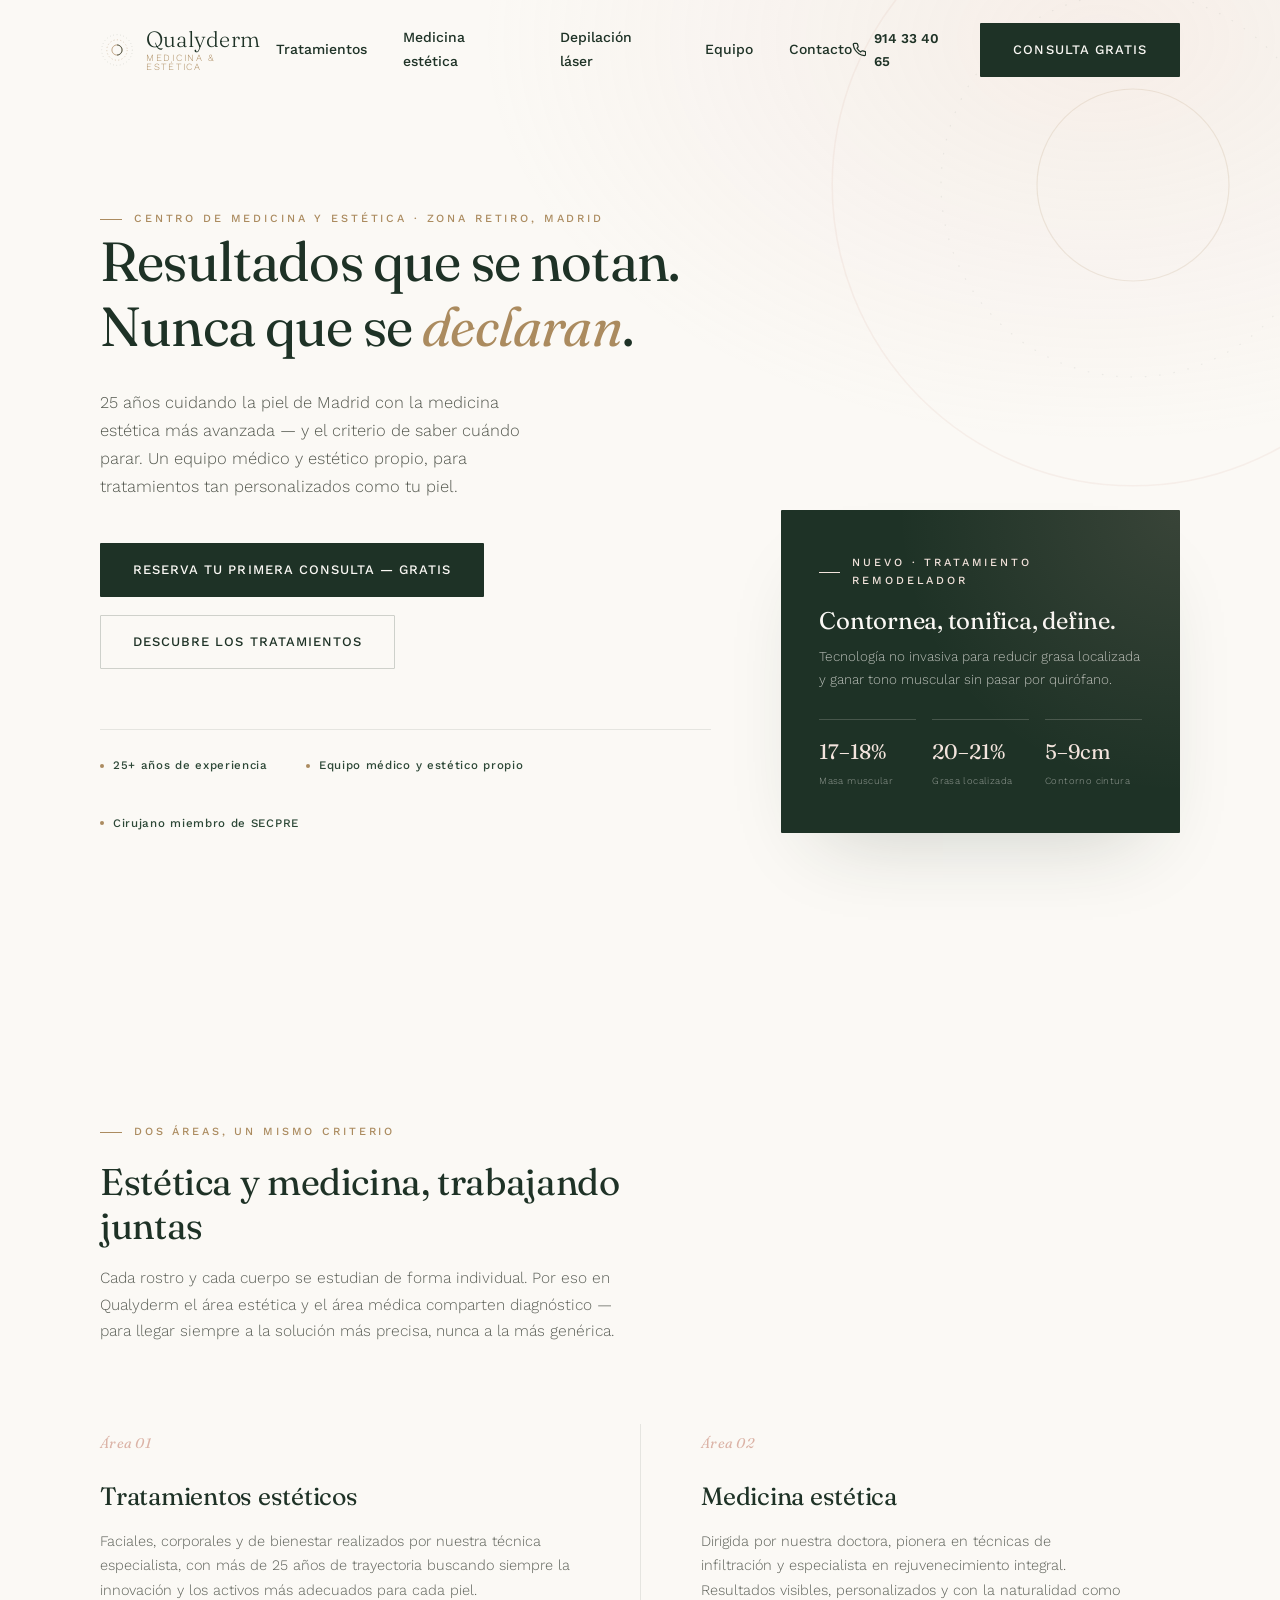
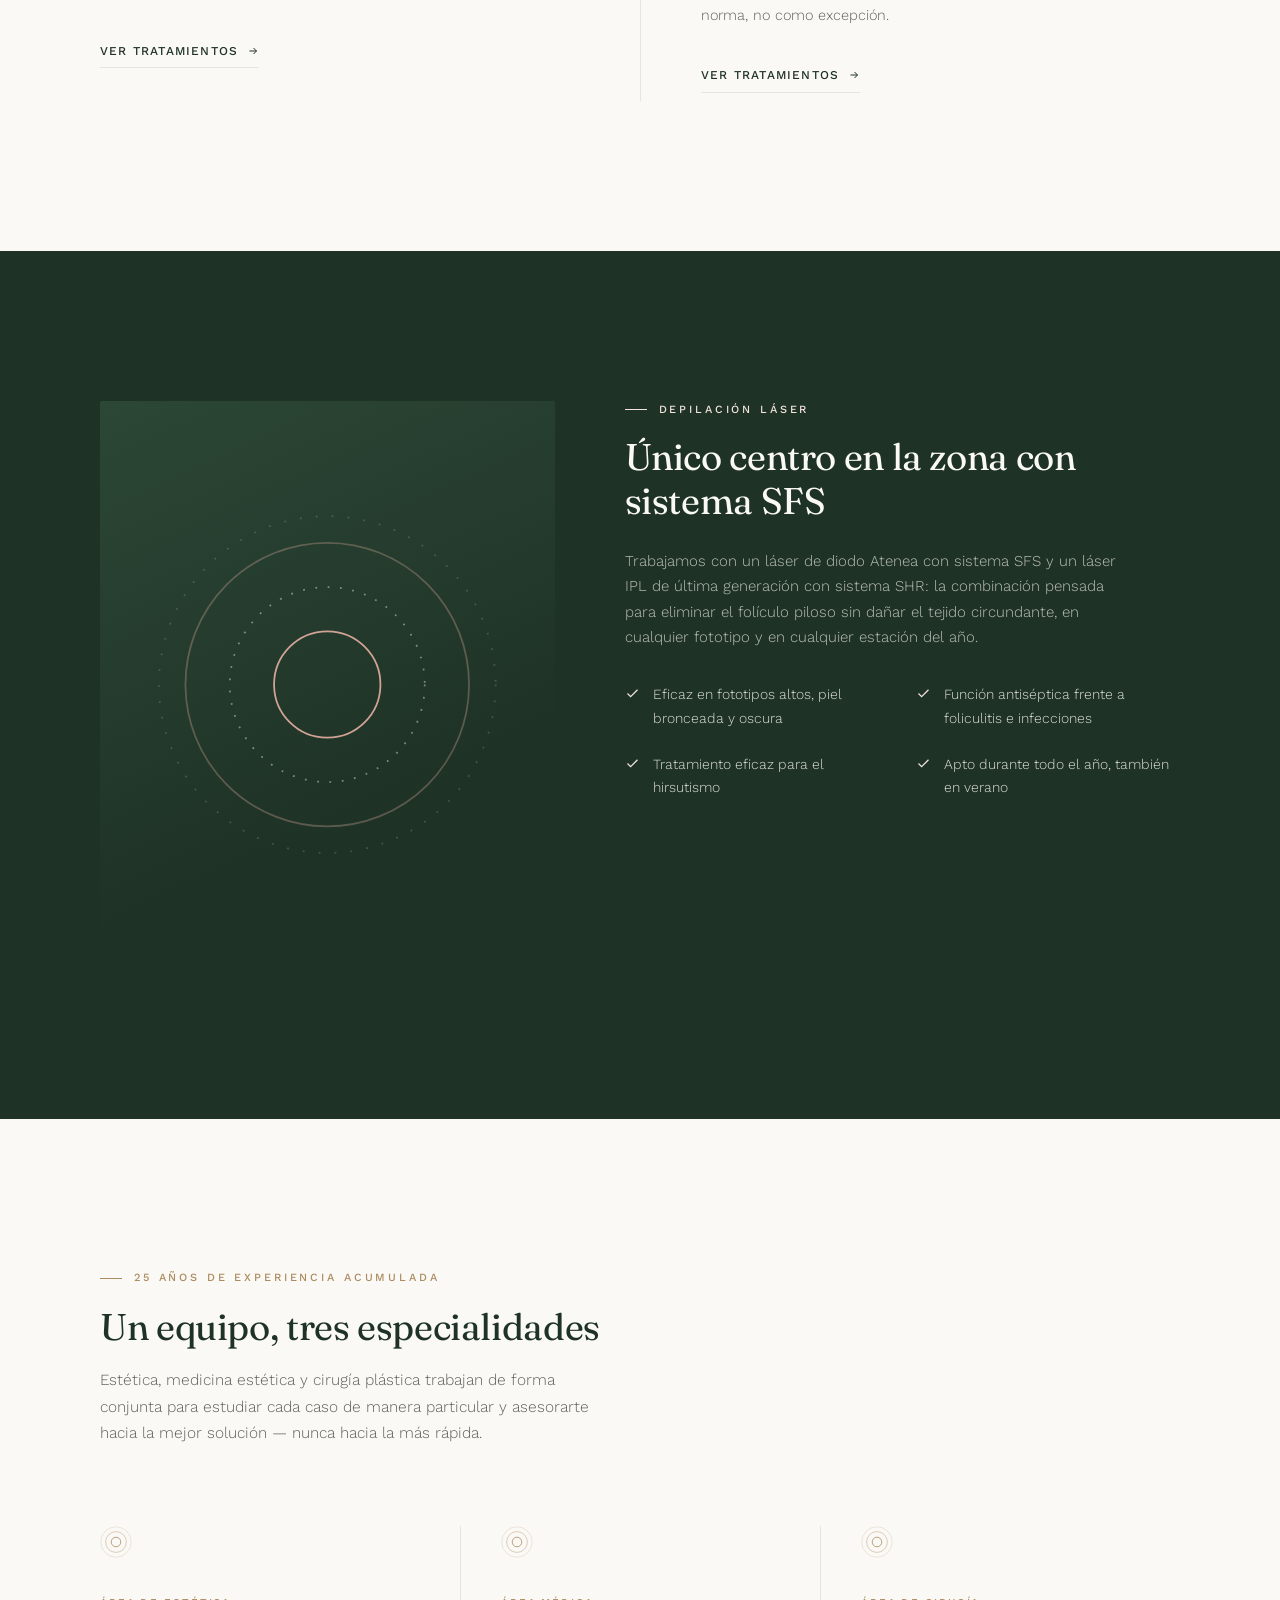
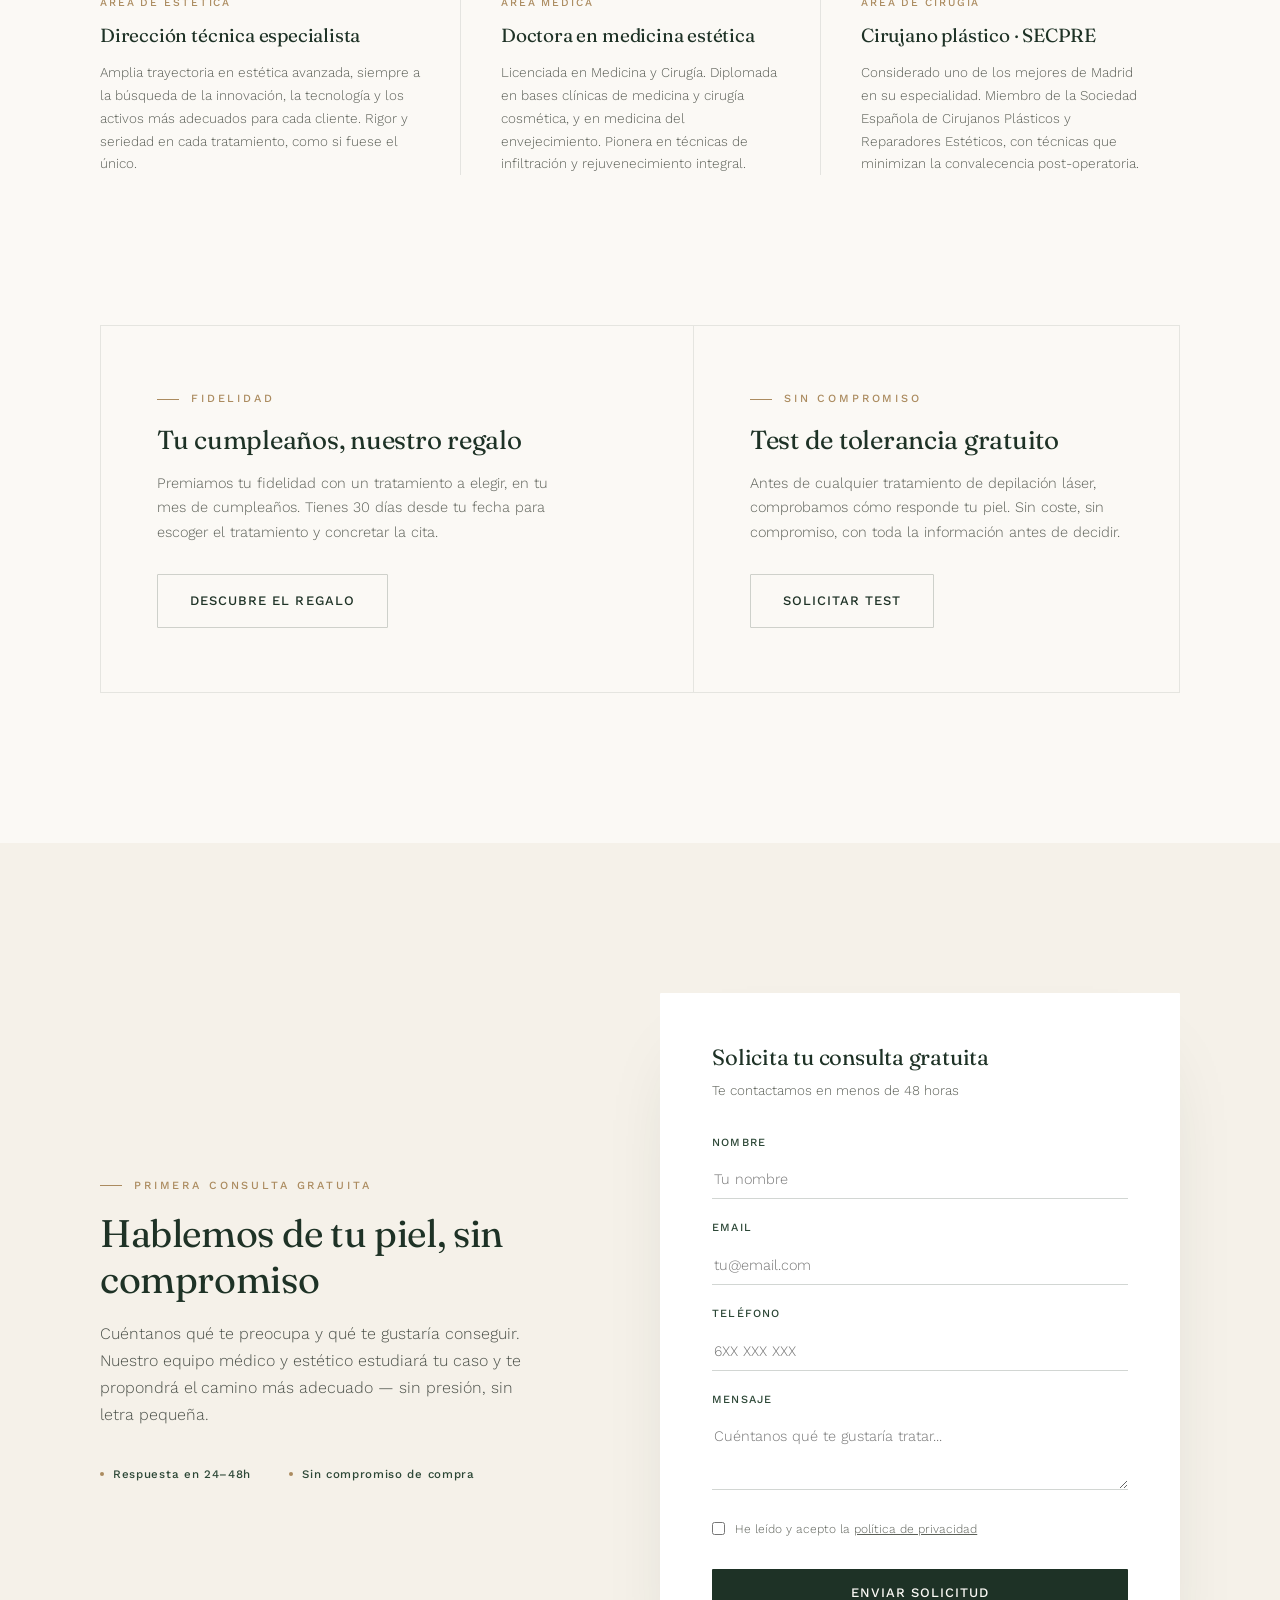
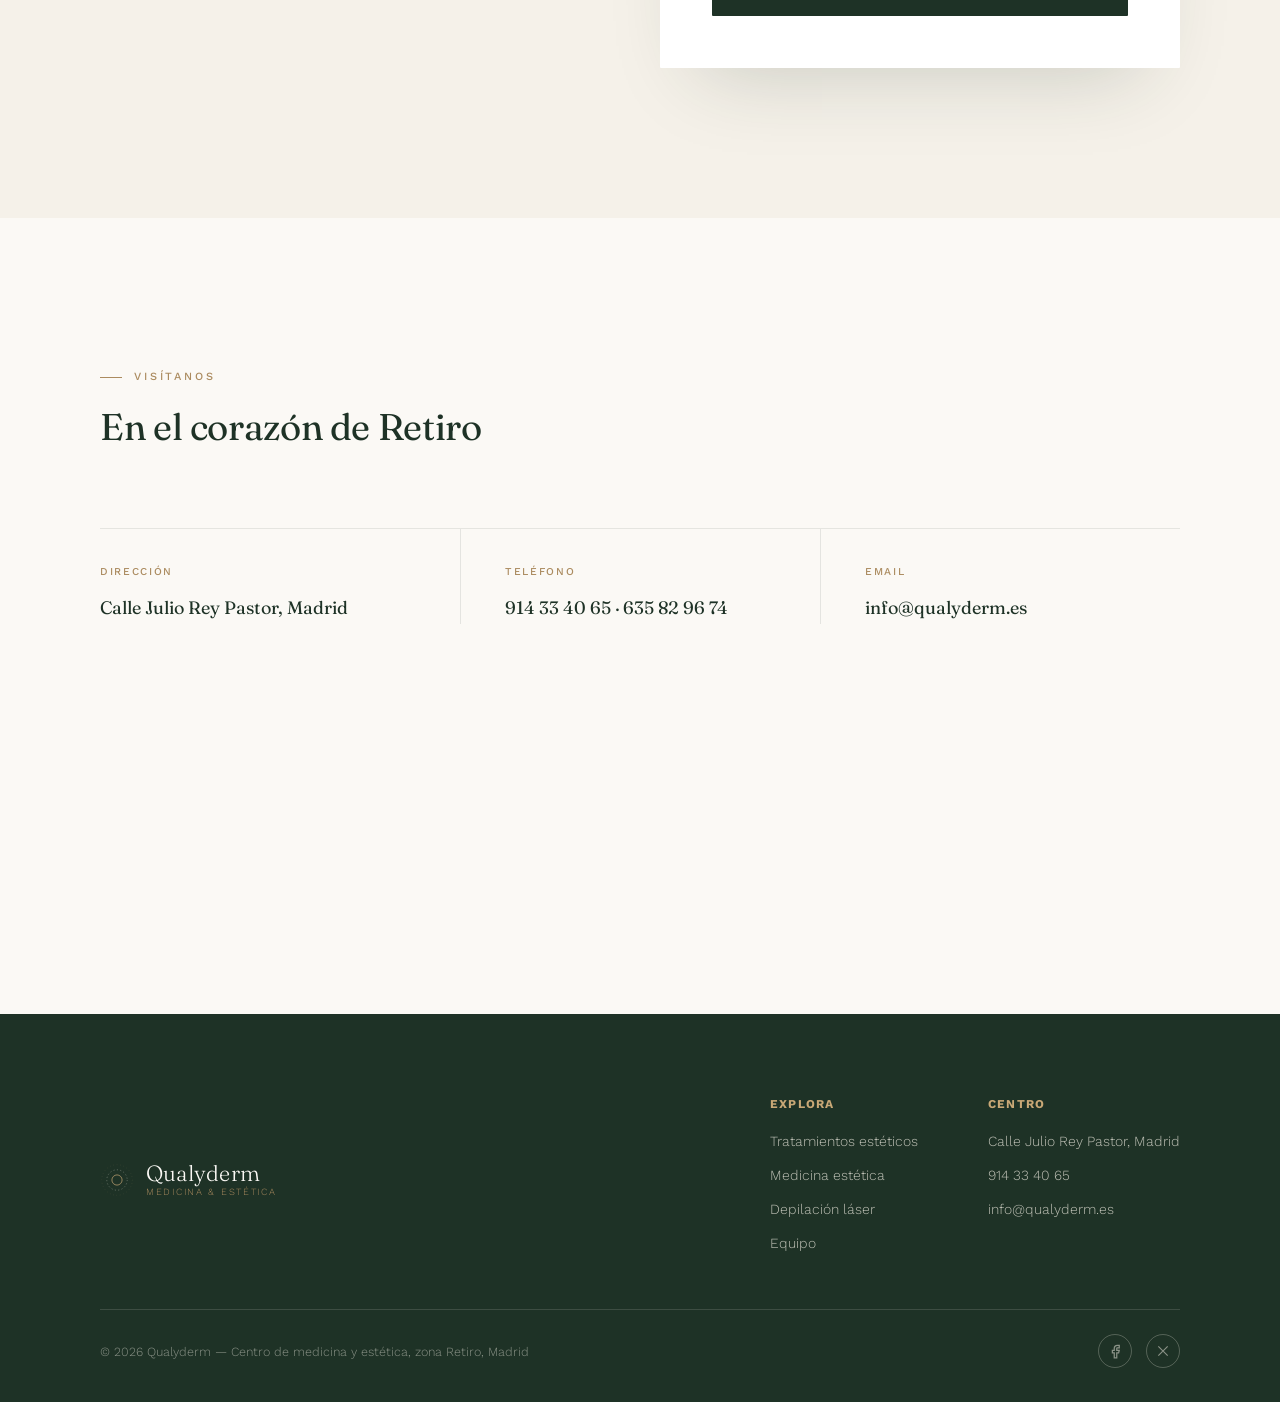
<file: borradores/v2-remodelacion.html>
<!DOCTYPE html>
<html lang="es">
<head>
<meta charset="UTF-8">
<meta name="viewport" content="width=device-width, initial-scale=1.0">
<title>Qualyderm — Medicina & Estética · Retiro, Madrid</title>
<link rel="preconnect" href="https://fonts.googleapis.com">
<link rel="preconnect" href="https://fonts.gstatic.com" crossorigin>
<link href="https://fonts.googleapis.com/css2?family=Fraunces:ital,opsz,wght@0,9..144,300;0,9..144,400;0,9..144,500;0,9..144,600;1,9..144,400;1,9..144,500&family=Work+Sans:wght@300;400;500;600;700&display=swap" rel="stylesheet">
<style>
  :root{
    --verde: #1E3226;
    --verde-2: #2C4736;
    --verde-luz: #3E5C46;
    --marfil: #FBF9F5;
    --marfil-2: #F5F1E9;
    --rosa: #DBB3A6;
    --rosa-suave: #F3E4DD;
    --bronce: #AB8B5F;
    --bronce-luz: #C9A876;
    --carbon: #2A2924;
    --linea: rgba(30,50,38,.10);
    --blanco: #FFFFFF;
    --sombra: 0 40px 80px -40px rgba(30,50,38,0.22);
  }

  *{margin:0;padding:0;box-sizing:border-box;}
  html{scroll-behavior:smooth;}
  body{
    font-family:'Work Sans',sans-serif;
    font-weight:300;
    background:var(--marfil);
    color:var(--carbon);
    line-height:1.7;
    overflow-x:hidden;
    -webkit-font-smoothing:antialiased;
  }
  img{max-width:100%;display:block;}
  a{text-decoration:none;color:inherit;}
  ul{list-style:none;}
  .wrap{max-width:1160px;margin:0 auto;padding:0 40px;}
  h1,h2,h3,h4{font-family:'Fraunces',serif;font-weight:400;line-height:1.18;color:var(--verde);letter-spacing:-.01em;}
  .eyebrow{
    font-family:'Work Sans',sans-serif;
    font-size:11px;
    letter-spacing:.26em;
    text-transform:uppercase;
    font-weight:500;
    color:var(--bronce);
    display:flex;align-items:center;gap:12px;
  }
  .eyebrow::before{content:'';width:22px;height:1px;background:var(--bronce);}
  .btn{
    display:inline-flex;align-items:center;justify-content:center;gap:10px;
    padding:15px 32px;border-radius:1px;font-family:'Work Sans',sans-serif;
    font-weight:500;font-size:13px;letter-spacing:.08em;text-transform:uppercase;cursor:pointer;
    border:1px solid transparent;transition:all .45s cubic-bezier(.4,0,.2,1);
    white-space:nowrap;
  }
  .btn-primary{background:var(--verde);color:var(--marfil);}
  .btn-primary:hover{background:var(--verde-2);box-shadow:0 18px 34px -18px rgba(30,50,38,.45);}
  .btn-ghost{background:transparent;color:var(--verde);border-color:rgba(30,50,38,.2);}
  .btn-ghost:hover{border-color:var(--verde);}
  .btn-light{background:transparent;color:var(--marfil);border-color:rgba(251,249,245,.35);}
  .btn-light:hover{border-color:var(--marfil);}

  /* reveal-on-scroll */
  [data-reveal]{opacity:0;transform:translateY(28px);transition:opacity .9s cubic-bezier(.16,1,.3,1),transform .9s cubic-bezier(.16,1,.3,1);}
  [data-reveal].is-visible{opacity:1;transform:translateY(0);}
  @media (prefers-reduced-motion: reduce){
    [data-reveal]{opacity:1!important;transform:none!important;transition:none!important;}
    html{scroll-behavior:auto;}
  }

  /* ---------- header ---------- */
  header{
    position:fixed;top:0;left:0;right:0;z-index:1000;
    padding:22px 0;transition:all .4s ease;
  }
  header.scrolled{
    padding:12px 0;background:rgba(246,241,231,.92);backdrop-filter:blur(14px);
    box-shadow:0 1px 0 rgba(31,51,40,.08);
  }
  header .wrap{display:flex;align-items:center;justify-content:space-between;}
  .logo{display:flex;align-items:center;gap:12px;}
  .logo svg{width:34px;height:34px;flex-shrink:0;}
  .logo-text{display:flex;flex-direction:column;line-height:1;}
  .logo-text .name{font-family:'Fraunces',serif;font-size:22px;color:var(--verde);letter-spacing:.01em;}
  .logo-text .tag{font-size:9.5px;letter-spacing:.18em;text-transform:uppercase;color:var(--bronce);margin-top:3px;}
  nav.mainnav{display:flex;align-items:center;gap:36px;}
  nav.mainnav a{font-size:14px;font-weight:500;color:var(--verde);position:relative;padding:4px 0;}
  nav.mainnav a::after{content:'';position:absolute;left:0;bottom:0;width:0;height:1px;background:var(--bronce);transition:width .3s ease;}
  nav.mainnav a:hover::after{width:100%;}
  .header-right{display:flex;align-items:center;gap:22px;}
  .phone-mini{font-size:13.5px;font-weight:600;color:var(--verde);display:flex;align-items:center;gap:8px;}
  .burger{display:none;flex-direction:column;gap:5px;cursor:pointer;background:none;border:none;padding:6px;}
  .burger span{width:24px;height:2px;background:var(--verde);}

  /* ---------- hero ---------- */
  .hero{
    position:relative;padding:210px 0 140px;overflow:hidden;
    background:radial-gradient(ellipse 1000px 650px at 86% 4%, rgba(219,179,166,.16), transparent 62%), var(--marfil);
  }
  .rings{position:absolute;top:-4%;right:-6%;width:640px;height:640px;opacity:.4;pointer-events:none;}
  .hero .wrap{position:relative;z-index:2;display:grid;grid-template-columns:1.15fr .75fr;gap:70px;align-items:end;}
  .hero h1{font-size:clamp(36px,4.3vw,58px);max-width:640px;font-weight:400;letter-spacing:-.015em;}
  .hero h1 em{font-style:italic;color:var(--bronce);font-weight:400;}
  .hero .lede{font-size:16.5px;font-weight:300;color:#54584f;max-width:460px;margin:30px 0 42px;}
  .hero-ctas{display:flex;gap:18px;flex-wrap:wrap;margin-bottom:60px;}
  .trust-row{display:flex;gap:38px;flex-wrap:wrap;border-top:1px solid var(--linea);padding-top:26px;}
  .trust-row div{font-size:11.5px;letter-spacing:.06em;color:var(--verde-2);font-weight:500;display:flex;align-items:center;gap:9px;}
  .trust-row div::before{content:'';width:4px;height:4px;border-radius:50%;background:var(--bronce);}
  .hero-side{position:relative;}
  .hero-card{
    background:var(--verde);color:var(--marfil);border-radius:1px;padding:44px 38px;
    box-shadow:var(--sombra);position:relative;overflow:hidden;
  }
  .hero-card::before{
    content:'';position:absolute;inset:0;
    background:radial-gradient(circle at 100% 0%, rgba(219,179,166,.14), transparent 55%);
  }
  .hero-card .eyebrow{color:var(--rosa-suave);}
  .hero-card .eyebrow::before{background:var(--rosa-suave);}
  .hero-card h3{color:var(--marfil);font-size:24px;font-weight:400;margin:16px 0 10px;}
  .hero-card p{font-size:13.5px;font-weight:300;color:rgba(251,249,245,.7);margin-bottom:28px;}
  .mini-stats{display:grid;grid-template-columns:repeat(3,1fr);gap:16px;}
  .mini-stat{border-top:1px solid rgba(251,249,245,.18);padding-top:14px;}
  .mini-stat .num{font-family:'Fraunces',serif;font-weight:400;font-size:21px;color:var(--rosa-suave);}
  .mini-stat .lbl{font-size:9.5px;color:rgba(251,249,245,.55);letter-spacing:.04em;margin-top:3px;}

  /* ---------- section shell ---------- */
  section{padding:150px 0;position:relative;}
  .section-head{max-width:600px;margin-bottom:80px;}
  .section-head h2{font-size:clamp(28px,2.9vw,40px);margin-top:18px;font-weight:400;}
  .section-head p{color:#5b5f57;font-size:15.5px;font-weight:300;margin-top:18px;max-width:520px;}

  /* ---------- pillars (tratamientos / medicina) ---------- */
  .pillars{display:grid;grid-template-columns:1fr 1fr;gap:0;}
  .pillar{background:transparent;padding:8px 60px 8px 0;position:relative;border-left:1px solid var(--linea);padding-left:60px;}
  .pillar:first-child{border-left:none;padding-left:0;}
  .pillar .num{font-family:'Fraunces',serif;font-style:italic;font-weight:400;font-size:14px;color:var(--rosa);margin-bottom:26px;display:block;letter-spacing:.02em;}
  .pillar h3{font-size:25px;margin-bottom:18px;font-weight:400;}
  .pillar p{color:#5b5f57;font-size:14.5px;font-weight:300;margin-bottom:32px;}
  .pillar-link{font-size:12px;font-weight:500;letter-spacing:.1em;text-transform:uppercase;color:var(--verde);display:inline-flex;align-items:center;gap:9px;padding-bottom:6px;border-bottom:1px solid var(--linea);transition:border-color .3s ease;}
  .pillar:hover .pillar-link{border-color:var(--bronce);}
  .pillar-link svg{width:12px;height:12px;transition:transform .3s ease;}
  .pillar:hover .pillar-link svg{transform:translateX(5px);}

  /* ---------- laser section (dark) ---------- */
  .laser{background:var(--verde);color:var(--marfil);}
  .laser .eyebrow{color:var(--rosa-suave);}
  .laser .eyebrow::before{background:var(--rosa-suave);}
  .laser .section-head h2{color:var(--marfil);}
  .laser-grid{display:grid;grid-template-columns:.9fr 1.1fr;gap:70px;align-items:start;}
  .laser-visual{position:relative;aspect-ratio:4/5;border-radius:2px;overflow:hidden;background:linear-gradient(155deg,var(--verde-2),var(--verde) 70%);display:flex;align-items:center;justify-content:center;}
  .laser-visual svg{width:78%;height:78%;opacity:.9;}
  .laser-text p{color:rgba(251,249,245,.72);font-weight:300;font-size:15px;margin-bottom:32px;max-width:500px;}
  .laser-list{display:grid;grid-template-columns:1fr 1fr;gap:22px 28px;margin-top:8px;}
  .laser-list li{display:flex;gap:13px;font-size:14px;font-weight:300;color:rgba(251,249,245,.88);align-items:flex-start;}
  .laser-list li svg{width:15px;height:15px;flex-shrink:0;margin-top:3px;color:var(--rosa-suave);}

  /* ---------- equipo ---------- */
  .team-grid{display:grid;grid-template-columns:repeat(3,1fr);gap:0;}
  .team-card{background:transparent;padding:0 40px;border-left:1px solid var(--linea);}
  .team-card:first-child{border-left:none;padding-left:0;}
  .team-card .ring-mark{width:32px;height:32px;margin-bottom:28px;color:var(--bronce);}
  .team-card .area{font-size:10.5px;letter-spacing:.18em;text-transform:uppercase;color:var(--bronce);font-weight:500;margin-bottom:12px;}
  .team-card h4{font-size:19px;margin-bottom:14px;font-weight:400;}
  .team-card p{font-size:13.5px;font-weight:300;color:#5b5f57;}

  /* ---------- gift + tolerance strip ---------- */
  .strip{display:grid;grid-template-columns:1.1fr .9fr;gap:0;border:1px solid var(--linea);}
  .strip-card{padding:64px 56px;display:flex;flex-direction:column;justify-content:center;}
  .strip-card.gift{background:transparent;border-right:1px solid var(--linea);}
  .strip-card.tolerance{background:transparent;}
  .strip-card h3{font-size:26px;margin:16px 0 16px;font-weight:400;}
  .strip-card p{font-size:14.5px;font-weight:300;color:#5b5f57;margin-bottom:28px;max-width:400px;}

  /* ---------- consulta form ---------- */
  .consulta{background:var(--marfil-2);}
  .consulta-grid{display:grid;grid-template-columns:.95fr 1.05fr;gap:90px;align-items:center;}
  .form-card{background:var(--blanco);padding:52px;border-radius:1px;box-shadow:var(--sombra);}
  .form-card h3{font-size:22px;margin-bottom:8px;font-weight:400;}
  .form-card .sub{color:#5b5f57;font-weight:300;font-size:13.5px;margin-bottom:32px;}
  .field{margin-bottom:20px;}
  .field label{display:block;font-size:11px;letter-spacing:.1em;text-transform:uppercase;color:var(--verde-2);font-weight:500;margin-bottom:9px;}
  .field input,.field textarea{
    width:100%;border:none;border-bottom:1px solid rgba(30,50,38,.2);background:transparent;
    padding:10px 2px;font-family:'Work Sans',sans-serif;font-weight:300;font-size:14.5px;color:var(--carbon);
    transition:border-color .3s ease;
  }
  .field input:focus,.field textarea:focus{outline:none;border-color:var(--bronce);}
  .field-check{display:flex;align-items:flex-start;gap:10px;font-size:12px;font-weight:300;color:#5b5f57;margin-bottom:30px;}
  .field-check input{margin-top:3px;}

  /* ---------- contacto ---------- */
  .contact-info{display:grid;grid-template-columns:repeat(3,1fr);gap:0;margin-top:70px;border-top:1px solid var(--linea);}
  .contact-item{background:transparent;padding:34px 0 0 44px;border-left:1px solid var(--linea);}
  .contact-item:first-child{border-left:none;padding-left:0;}
  .contact-item .lbl{font-size:10.5px;letter-spacing:.16em;text-transform:uppercase;color:var(--bronce);font-weight:500;margin-bottom:12px;}
  .contact-item .val{font-family:'Fraunces',serif;font-size:18px;font-weight:400;color:var(--verde);}
  .map-embed{margin-top:70px;filter:sepia(6%) saturate(80%) opacity(.94);}
  .map-embed iframe{width:100%;height:320px;border:0;display:block;}

  /* ---------- footer ---------- */
  footer{background:var(--verde);color:rgba(251,249,245,.65);padding:80px 0 34px;}
  .footer-top{display:flex;justify-content:space-between;flex-wrap:wrap;gap:40px;padding-bottom:44px;border-bottom:1px solid rgba(246,241,231,.14);}
  .footer-top .logo-text .name{color:var(--marfil);}
  footer .fcols{display:flex;gap:70px;flex-wrap:wrap;}
  footer .fcol h5{font-size:12px;letter-spacing:.1em;text-transform:uppercase;color:var(--bronce-luz);margin-bottom:16px;}
  footer .fcol a{display:block;font-size:14px;color:rgba(246,241,231,.75);margin-bottom:10px;transition:color .3s ease;}
  footer .fcol a:hover{color:var(--marfil);}
  .footer-bottom{display:flex;justify-content:space-between;align-items:center;padding-top:24px;font-size:12.5px;color:rgba(246,241,231,.5);flex-wrap:wrap;gap:14px;}
  .socials{display:flex;gap:14px;}
  .socials a{width:34px;height:34px;border:1px solid rgba(246,241,231,.25);border-radius:50%;display:flex;align-items:center;justify-content:center;}
  .socials a:hover{border-color:var(--bronce-luz);color:var(--bronce-luz);}

  /* ---------- responsive ---------- */
  @media (max-width:980px){
    nav.mainnav{display:none;}
    .burger{display:flex;}
    .hero .wrap{grid-template-columns:1fr;}
    .hero{padding-top:150px;}
    .pillars,.team-grid,.strip,.laser-grid,.consulta-grid,.contact-info{grid-template-columns:1fr;}
    .pillar,.team-card,.contact-item{border-left:none!important;padding-left:0!important;border-top:1px solid var(--linea);padding-top:40px;margin-top:40px;}
    .pillar:first-child,.team-card:first-child,.contact-item:first-child{border-top:none;padding-top:0;margin-top:0;}
    .strip-card.gift{border-right:none;border-bottom:1px solid var(--linea);}
    .laser-visual{aspect-ratio:16/9;}
    section{padding:90px 0;}
    .rings{width:420px;height:420px;top:-2%;right:-22%;}
  }
  @media (max-width:560px){
    .wrap{padding:0 20px;}
    .hero-ctas .btn{width:100%;}
    .mini-stats{grid-template-columns:1fr;gap:10px;}
    .phone-mini{display:none;}
  }
</style>
</head>
<body>

<!-- ================= HEADER ================= -->
<header id="siteHeader">
  <div class="wrap">
    <a href="#" class="logo">
      <svg viewBox="0 0 60 60" fill="none" xmlns="http://www.w3.org/2000/svg">
        <circle cx="30" cy="30" r="9" stroke="#A9835B" stroke-width="1.2"/>
        <path d="M30 21 A9 9 0 0 1 30 39" stroke="#1F3328" stroke-width="1.2"/>
        <circle cx="30" cy="30" r="18" stroke="#A9835B" stroke-width="1" opacity=".6" stroke-dasharray="2 4"/>
        <circle cx="30" cy="30" r="27" stroke="#1F3328" stroke-width="1" opacity=".35" stroke-dasharray="1 5"/>
      </svg>
      <span class="logo-text">
        <span class="name">Qualyderm</span>
        <span class="tag">Medicina &amp; Estética</span>
      </span>
    </a>
    <nav class="mainnav">
      <a href="#tratamientos">Tratamientos</a>
      <a href="#medicina">Medicina estética</a>
      <a href="#laser">Depilación láser</a>
      <a href="#equipo">Equipo</a>
      <a href="#contacto">Contacto</a>
    </nav>
    <div class="header-right">
      <span class="phone-mini">
        <svg width="15" height="15" viewBox="0 0 24 24" fill="none" stroke="currentColor" stroke-width="2"><path d="M22 16.92v3a2 2 0 0 1-2.18 2 19.79 19.79 0 0 1-8.63-3.07 19.5 19.5 0 0 1-6-6 19.79 19.79 0 0 1-3.07-8.67A2 2 0 0 1 4.11 2h3a2 2 0 0 1 2 1.72c.127.96.362 1.903.7 2.81a2 2 0 0 1-.45 2.11L8.09 9.91a16 16 0 0 0 6 6l1.27-1.27a2 2 0 0 1 2.11-.45c.907.338 1.85.573 2.81.7A2 2 0 0 1 22 16.92z"/></svg>
        914 33 40 65
      </span>
      <a href="#consulta" class="btn btn-primary">Consulta gratis</a>
      <button class="burger" aria-label="Menú"><span></span><span></span><span></span></button>
    </div>
  </div>
</header>

<!-- ================= HERO ================= -->
<section class="hero">
  <svg class="rings" viewBox="0 0 400 400" fill="none">
    <circle cx="260" cy="140" r="60" stroke="#AB8B5F" stroke-width=".75" opacity=".4"/>
    <circle cx="260" cy="140" r="120" stroke="#1E3226" stroke-width=".75" opacity=".16" stroke-dasharray="1 8"/>
    <circle cx="260" cy="140" r="188" stroke="#DBB3A6" stroke-width="1" opacity=".38"/>
  </svg>
  <div class="wrap">
    <div class="hero-main">
      <div class="eyebrow" data-reveal>Centro de medicina y estética · Zona Retiro, Madrid</div>
      <h1 data-reveal style="transition-delay:.08s">Resultados que se notan.<br>Nunca que se <em>declaran</em>.</h1>
      <p class="lede" data-reveal style="transition-delay:.16s">25 años cuidando la piel de Madrid con la medicina estética más avanzada — y el criterio de saber cuándo parar. Un equipo médico y estético propio, para tratamientos tan personalizados como tu piel.</p>
      <div class="hero-ctas" data-reveal style="transition-delay:.24s">
        <a href="#consulta" class="btn btn-primary">Reserva tu primera consulta — gratis</a>
        <a href="#tratamientos" class="btn btn-ghost">Descubre los tratamientos</a>
      </div>
      <div class="trust-row" data-reveal style="transition-delay:.3s">
        <div>25+ años de experiencia</div>
        <div>Equipo médico y estético propio</div>
        <div>Cirujano miembro de SECPRE</div>
      </div>
    </div>
    <div class="hero-side" data-reveal style="transition-delay:.2s">
      <div class="hero-card">
        <div class="eyebrow">Nuevo · Tratamiento remodelador</div>
        <h3>Contornea, tonifica, define.</h3>
        <p>Tecnología no invasiva para reducir grasa localizada y ganar tono muscular sin pasar por quirófano.</p>
        <div class="mini-stats">
          <div class="mini-stat"><div class="num" data-count="17" data-suffix="–18%">0%</div><div class="lbl">Masa muscular</div></div>
          <div class="mini-stat"><div class="num" data-count="20" data-suffix="–21%">0%</div><div class="lbl">Grasa localizada</div></div>
          <div class="mini-stat"><div class="num" data-count="5" data-suffix="–9cm">0cm</div><div class="lbl">Contorno cintura</div></div>
        </div>
      </div>
    </div>
  </div>
</section>

<!-- ================= TRATAMIENTOS / MEDICINA ================= -->
<section id="tratamientos">
  <div class="wrap">
    <div class="section-head" data-reveal>
      <div class="eyebrow">Dos áreas, un mismo criterio</div>
      <h2>Estética y medicina, trabajando juntas</h2>
      <p>Cada rostro y cada cuerpo se estudian de forma individual. Por eso en Qualyderm el área estética y el área médica comparten diagnóstico — para llegar siempre a la solución más precisa, nunca a la más genérica.</p>
    </div>
    <div class="pillars">
      <div class="pillar" id="medicina" data-reveal>
        <span class="num">Área 01</span>
        <h3>Tratamientos estéticos</h3>
        <p>Faciales, corporales y de bienestar realizados por nuestra técnica especialista, con más de 25 años de trayectoria buscando siempre la innovación y los activos más adecuados para cada piel.</p>
        <a href="https://qualyderm.es/tratamientos-esteticos/" class="pillar-link">Ver tratamientos <svg viewBox="0 0 24 24" fill="none" stroke="currentColor" stroke-width="2"><path d="M5 12h14M13 6l6 6-6 6"/></svg></a>
      </div>
      <div class="pillar" data-reveal style="transition-delay:.1s">
        <span class="num">Área 02</span>
        <h3>Medicina estética</h3>
        <p>Dirigida por nuestra doctora, pionera en técnicas de infiltración y especialista en rejuvenecimiento integral. Resultados visibles, personalizados y con la naturalidad como norma, no como excepción.</p>
        <a href="https://qualyderm.es/centro-estetica-madrid/medicina-estetica/" class="pillar-link">Ver tratamientos <svg viewBox="0 0 24 24" fill="none" stroke="currentColor" stroke-width="2"><path d="M5 12h14M13 6l6 6-6 6"/></svg></a>
      </div>
    </div>
  </div>
</section>

<!-- ================= LASER ================= -->
<section id="laser" class="laser">
  <div class="wrap">
    <div class="laser-grid">
      <div class="laser-visual" data-reveal>
        <svg viewBox="0 0 200 200" fill="none">
          <circle cx="100" cy="100" r="30" stroke="#E3AFA0" stroke-width="1"/>
          <circle cx="100" cy="100" r="55" stroke="#F6F1E7" stroke-width="1" opacity=".5" stroke-dasharray="1 6"/>
          <circle cx="100" cy="100" r="80" stroke="#E3AFA0" stroke-width="1" opacity=".35"/>
          <circle cx="100" cy="100" r="95" stroke="#F6F1E7" stroke-width="1" opacity=".2" stroke-dasharray="1 8"/>
        </svg>
      </div>
      <div class="laser-text">
        <div class="eyebrow" data-reveal>Depilación láser</div>
        <div class="section-head" style="margin-bottom:26px;" data-reveal style="transition-delay:.08s">
          <h2 style="margin-top:16px;">Único centro en la zona con sistema SFS</h2>
        </div>
        <p data-reveal style="transition-delay:.14s">Trabajamos con un láser de diodo Atenea con sistema SFS y un láser IPL de última generación con sistema SHR: la combinación pensada para eliminar el folículo piloso sin dañar el tejido circundante, en cualquier fototipo y en cualquier estación del año.</p>
        <ul class="laser-list" data-reveal style="transition-delay:.2s">
          <li><svg viewBox="0 0 24 24" fill="none" stroke="currentColor" stroke-width="2"><path d="M20 6L9 17l-5-5"/></svg>Eficaz en fototipos altos, piel bronceada y oscura</li>
          <li><svg viewBox="0 0 24 24" fill="none" stroke="currentColor" stroke-width="2"><path d="M20 6L9 17l-5-5"/></svg>Función antiséptica frente a foliculitis e infecciones</li>
          <li><svg viewBox="0 0 24 24" fill="none" stroke="currentColor" stroke-width="2"><path d="M20 6L9 17l-5-5"/></svg>Tratamiento eficaz para el hirsutismo</li>
          <li><svg viewBox="0 0 24 24" fill="none" stroke="currentColor" stroke-width="2"><path d="M20 6L9 17l-5-5"/></svg>Apto durante todo el año, también en verano</li>
        </ul>
      </div>
    </div>
  </div>
</section>

<!-- ================= EQUIPO ================= -->
<section id="equipo">
  <div class="wrap">
    <div class="section-head" data-reveal>
      <div class="eyebrow">25 años de experiencia acumulada</div>
      <h2>Un equipo, tres especialidades</h2>
      <p>Estética, medicina estética y cirugía plástica trabajan de forma conjunta para estudiar cada caso de manera particular y asesorarte hacia la mejor solución — nunca hacia la más rápida.</p>
    </div>
    <div class="team-grid">
      <div class="team-card" data-reveal>
        <svg class="ring-mark" viewBox="0 0 40 40" fill="none"><circle cx="20" cy="20" r="6" stroke="currentColor" stroke-width="1"/><circle cx="20" cy="20" r="13" stroke="currentColor" stroke-width="1" opacity=".5"/><circle cx="20" cy="20" r="19" stroke="currentColor" stroke-width="1" opacity=".25"/></svg>
        <div class="area">Área de estética</div>
        <h4>Dirección técnica especialista</h4>
        <p>Amplia trayectoria en estética avanzada, siempre a la búsqueda de la innovación, la tecnología y los activos más adecuados para cada cliente. Rigor y seriedad en cada tratamiento, como si fuese el único.</p>
      </div>
      <div class="team-card" data-reveal style="transition-delay:.1s">
        <svg class="ring-mark" viewBox="0 0 40 40" fill="none"><circle cx="20" cy="20" r="6" stroke="currentColor" stroke-width="1"/><circle cx="20" cy="20" r="13" stroke="currentColor" stroke-width="1" opacity=".5"/><circle cx="20" cy="20" r="19" stroke="currentColor" stroke-width="1" opacity=".25"/></svg>
        <div class="area">Área médica</div>
        <h4>Doctora en medicina estética</h4>
        <p>Licenciada en Medicina y Cirugía. Diplomada en bases clínicas de medicina y cirugía cosmética, y en medicina del envejecimiento. Pionera en técnicas de infiltración y rejuvenecimiento integral.</p>
      </div>
      <div class="team-card" data-reveal style="transition-delay:.2s">
        <svg class="ring-mark" viewBox="0 0 40 40" fill="none"><circle cx="20" cy="20" r="6" stroke="currentColor" stroke-width="1"/><circle cx="20" cy="20" r="13" stroke="currentColor" stroke-width="1" opacity=".5"/><circle cx="20" cy="20" r="19" stroke="currentColor" stroke-width="1" opacity=".25"/></svg>
        <div class="area">Área de cirugía</div>
        <h4>Cirujano plástico · SECPRE</h4>
        <p>Considerado uno de los mejores de Madrid en su especialidad. Miembro de la Sociedad Española de Cirujanos Plásticos y Reparadores Estéticos, con técnicas que minimizan la convalecencia post-operatoria.</p>
      </div>
    </div>
  </div>
</section>

<!-- ================= REGALO + TOLERANCIA ================= -->
<section style="padding-top:0;">
  <div class="wrap">
    <div class="strip">
      <div class="strip-card gift" data-reveal>
        <div class="eyebrow">Fidelidad</div>
        <h3>Tu cumpleaños, nuestro regalo</h3>
        <p>Premiamos tu fidelidad con un tratamiento a elegir, en tu mes de cumpleaños. Tienes 30 días desde tu fecha para escoger el tratamiento y concretar la cita.</p>
        <a href="https://qualyderm.es/regala-salud-belleza/" class="btn btn-ghost" style="align-self:flex-start;">Descubre el regalo</a>
      </div>
      <div class="strip-card tolerance" data-reveal style="transition-delay:.1s">
        <div class="eyebrow">Sin compromiso</div>
        <h3>Test de tolerancia gratuito</h3>
        <p>Antes de cualquier tratamiento de depilación láser, comprobamos cómo responde tu piel. Sin coste, sin compromiso, con toda la información antes de decidir.</p>
        <a href="#consulta" class="btn btn-ghost" style="align-self:flex-start;">Solicitar test</a>
      </div>
    </div>
  </div>
</section>

<!-- ================= CONSULTA / FORM ================= -->
<section id="consulta" class="consulta">
  <div class="wrap">
    <div class="consulta-grid">
      <div data-reveal>
        <div class="eyebrow">Primera consulta gratuita</div>
        <h2 style="margin-top:16px;font-size:clamp(28px,3vw,40px);">Hablemos de tu piel, sin compromiso</h2>
        <p style="color:#4b5049;font-size:16px;margin-top:18px;max-width:440px;">Cuéntanos qué te preocupa y qué te gustaría conseguir. Nuestro equipo médico y estético estudiará tu caso y te propondrá el camino más adecuado — sin presión, sin letra pequeña.</p>
        <div class="trust-row" style="margin-top:36px;border-top:none;padding-top:0;">
          <div>Respuesta en 24–48h</div>
          <div>Sin compromiso de compra</div>
        </div>
      </div>
      <div class="form-card" data-reveal style="transition-delay:.1s">
        <h3>Solicita tu consulta gratuita</h3>
        <div class="sub">Te contactamos en menos de 48 horas</div>
        <form onsubmit="event.preventDefault(); this.reset(); alert('Gracias — te contactaremos muy pronto.');">
          <div class="field"><label>Nombre</label><input type="text" required placeholder="Tu nombre"></div>
          <div class="field"><label>Email</label><input type="email" required placeholder="tu@email.com"></div>
          <div class="field"><label>Teléfono</label><input type="tel" placeholder="6XX XXX XXX"></div>
          <div class="field"><label>Mensaje</label><textarea rows="3" placeholder="Cuéntanos qué te gustaría tratar..."></textarea></div>
          <div class="field-check"><input type="checkbox" required><span>He leído y acepto la <a href="https://qualyderm.es/avisos-legales/" style="text-decoration:underline;">política de privacidad</a></span></div>
          <button type="submit" class="btn btn-primary" style="width:100%;">Enviar solicitud</button>
        </form>
      </div>
    </div>
  </div>
</section>

<!-- ================= CONTACTO ================= -->
<section id="contacto" style="padding-bottom:0;">
  <div class="wrap">
    <div class="section-head" data-reveal>
      <div class="eyebrow">Visítanos</div>
      <h2>En el corazón de Retiro</h2>
    </div>
    <div class="contact-info" data-reveal>
      <div class="contact-item">
        <div class="lbl">Dirección</div>
        <div class="val">Calle Julio Rey Pastor, Madrid</div>
      </div>
      <div class="contact-item">
        <div class="lbl">Teléfono</div>
        <div class="val">914 33 40 65 · 635 82 96 74</div>
      </div>
      <div class="contact-item">
        <div class="lbl">Email</div>
        <div class="val">info@qualyderm.es</div>
      </div>
    </div>
  </div>
  <div class="map-embed">
    <iframe src="https://www.google.com/maps/embed?pb=!1m18!1m12!1m3!1d1277.3407978082305!2d-3.677033951950564!3d40.40784214059288!2m3!1f0!2f0!3f0!3m2!1i1024!2i768!4f13.1!3m3!1m2!1s0x0%3A0xd3b2bd8ff80e8b80!2sQualyderm!5e0!3m2!1ses!2ses!4v1554232898763!5m2!1ses!2ses" loading="lazy"></iframe>
  </div>
</section>

<!-- ================= FOOTER ================= -->
<footer>
  <div class="wrap">
    <div class="footer-top">
      <a href="#" class="logo">
        <svg viewBox="0 0 60 60" fill="none" xmlns="http://www.w3.org/2000/svg">
          <circle cx="30" cy="30" r="9" stroke="#C9A876" stroke-width="1.2"/>
          <circle cx="30" cy="30" r="18" stroke="#F6F1E7" stroke-width="1" opacity=".5" stroke-dasharray="2 4"/>
          <circle cx="30" cy="30" r="27" stroke="#C9A876" stroke-width="1" opacity=".3" stroke-dasharray="1 5"/>
        </svg>
        <span class="logo-text">
          <span class="name">Qualyderm</span>
          <span class="tag">Medicina &amp; Estética</span>
        </span>
      </a>
      <div class="fcols">
        <div class="fcol">
          <h5>Explora</h5>
          <a href="#tratamientos">Tratamientos estéticos</a>
          <a href="#medicina">Medicina estética</a>
          <a href="#laser">Depilación láser</a>
          <a href="#equipo">Equipo</a>
        </div>
        <div class="fcol">
          <h5>Centro</h5>
          <a href="#contacto">Calle Julio Rey Pastor, Madrid</a>
          <a href="tel:914334065">914 33 40 65</a>
          <a href="mailto:info@qualyderm.es">info@qualyderm.es</a>
        </div>
      </div>
    </div>
    <div class="footer-bottom">
      <div>© 2026 Qualyderm — Centro de medicina y estética, zona Retiro, Madrid</div>
      <div class="socials">
        <a href="https://www.facebook.com/qualyderm.medicinaestetica" aria-label="Facebook"><svg width="15" height="15" viewBox="0 0 24 24" fill="none" stroke="currentColor" stroke-width="2"><path d="M18 2h-3a5 5 0 0 0-5 5v3H7v4h3v8h4v-8h3l1-4h-4V7a1 1 0 0 1 1-1h3z"/></svg></a>
        <a href="https://twitter.com/qualyderm" aria-label="X"><svg width="14" height="14" viewBox="0 0 24 24" fill="none" stroke="currentColor" stroke-width="2"><path d="M4 4l16 16M20 4L4 20"/></svg></a>
      </div>
    </div>
  </div>
</footer>

<script>
  // header scroll state
  const header = document.getElementById('siteHeader');
  window.addEventListener('scroll', () => {
    header.classList.toggle('scrolled', window.scrollY > 40);
  });

  // reveal on scroll
  const revealEls = document.querySelectorAll('[data-reveal]');
  const io = new IntersectionObserver((entries) => {
    entries.forEach(e => { if(e.isIntersecting){ e.target.classList.add('is-visible'); io.unobserve(e.target); } });
  }, {threshold:.15});
  revealEls.forEach(el => io.observe(el));

  // count-up stats
  const counters = document.querySelectorAll('[data-count]');
  const cio = new IntersectionObserver((entries) => {
    entries.forEach(entry => {
      if(entry.isIntersecting){
        const el = entry.target;
        const target = parseInt(el.getAttribute('data-count'));
        const suffix = el.getAttribute('data-suffix') || '';
        let cur = 0;
        const step = Math.max(1, Math.round(target/28));
        const isCm = suffix.includes('cm');
        const timer = setInterval(() => {
          cur += step;
          if(cur >= target){ cur = target; clearInterval(timer); }
          el.textContent = cur + (isCm ? 'cm' : '%');
          if(cur === target){ el.textContent = target + suffix; }
        }, 28);
        cio.unobserve(el);
      }
    });
  }, {threshold:.5});
  counters.forEach(c => cio.observe(c));

  // mobile burger -> smooth-scroll to consulta as simple fallback
  document.querySelector('.burger').addEventListener('click', () => {
    document.getElementById('consulta').scrollIntoView({behavior:'smooth'});
  });
</script>

</body>
</html>
</file>
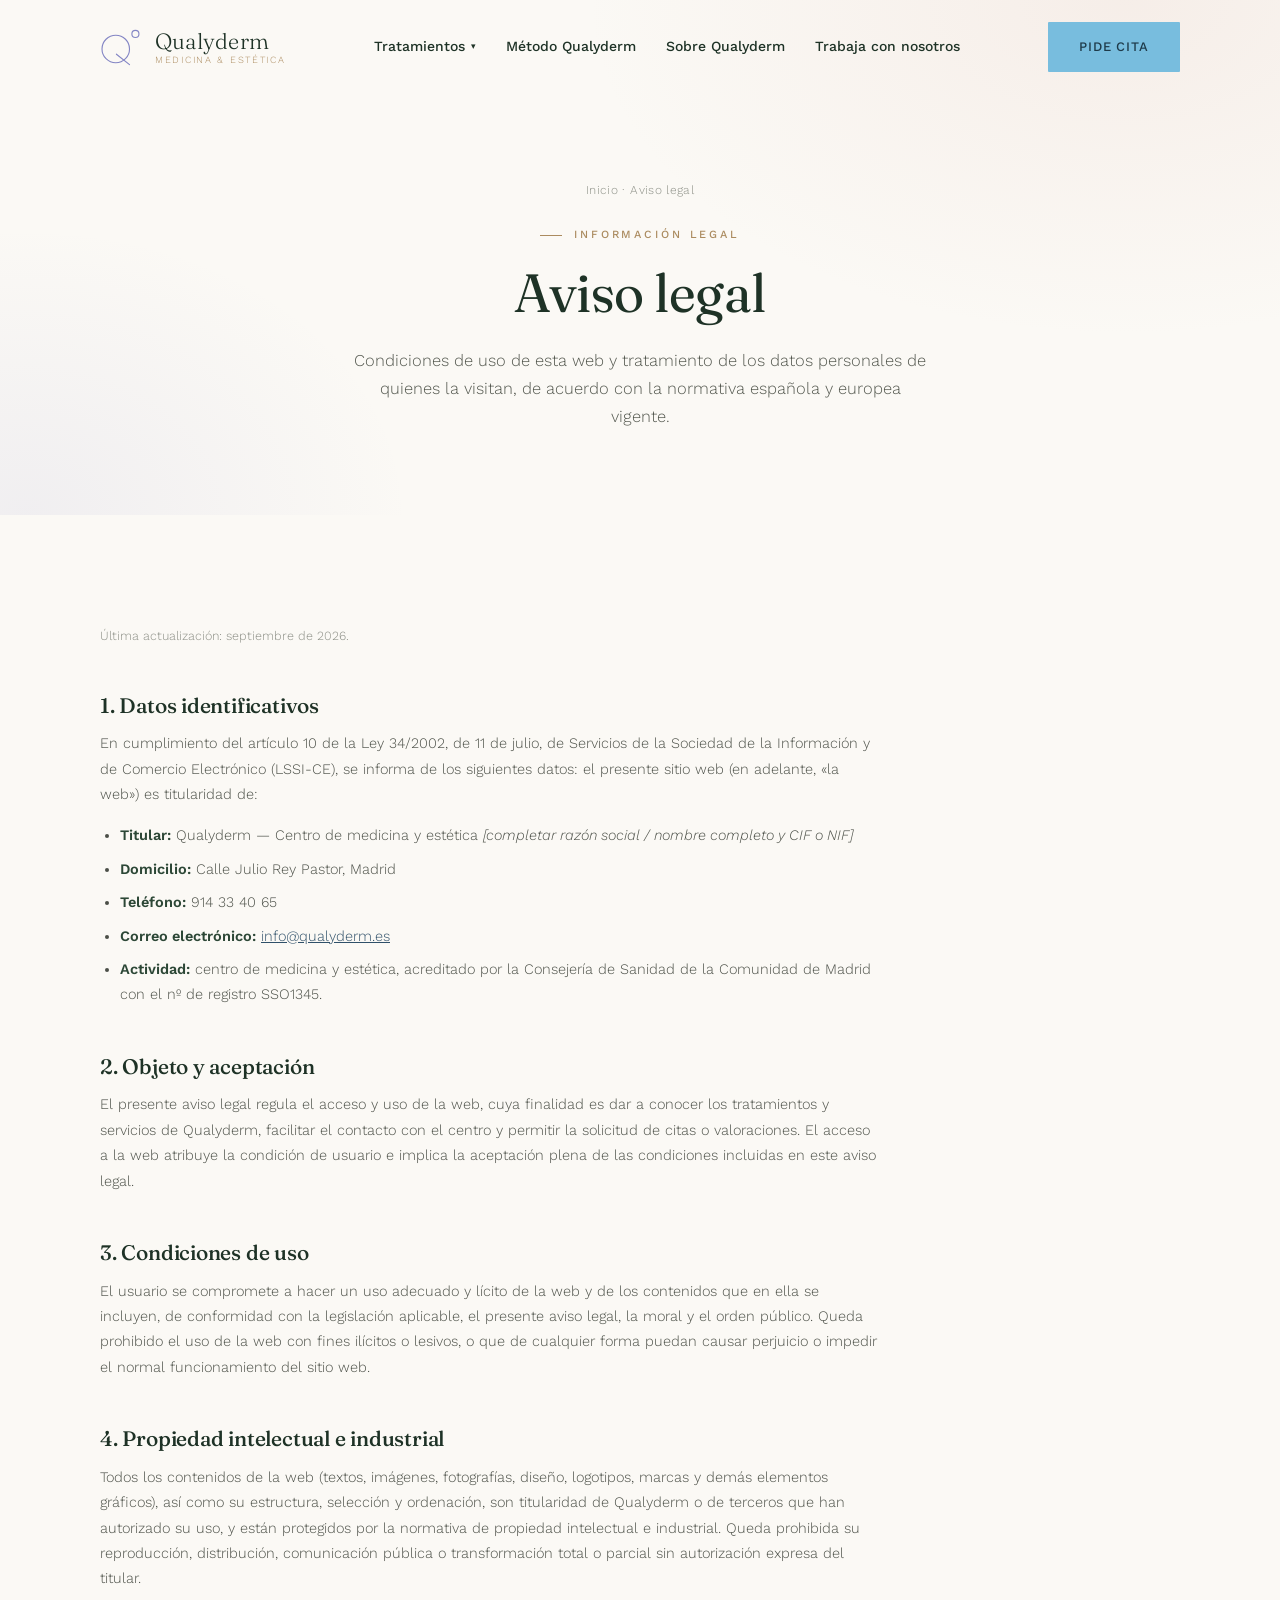
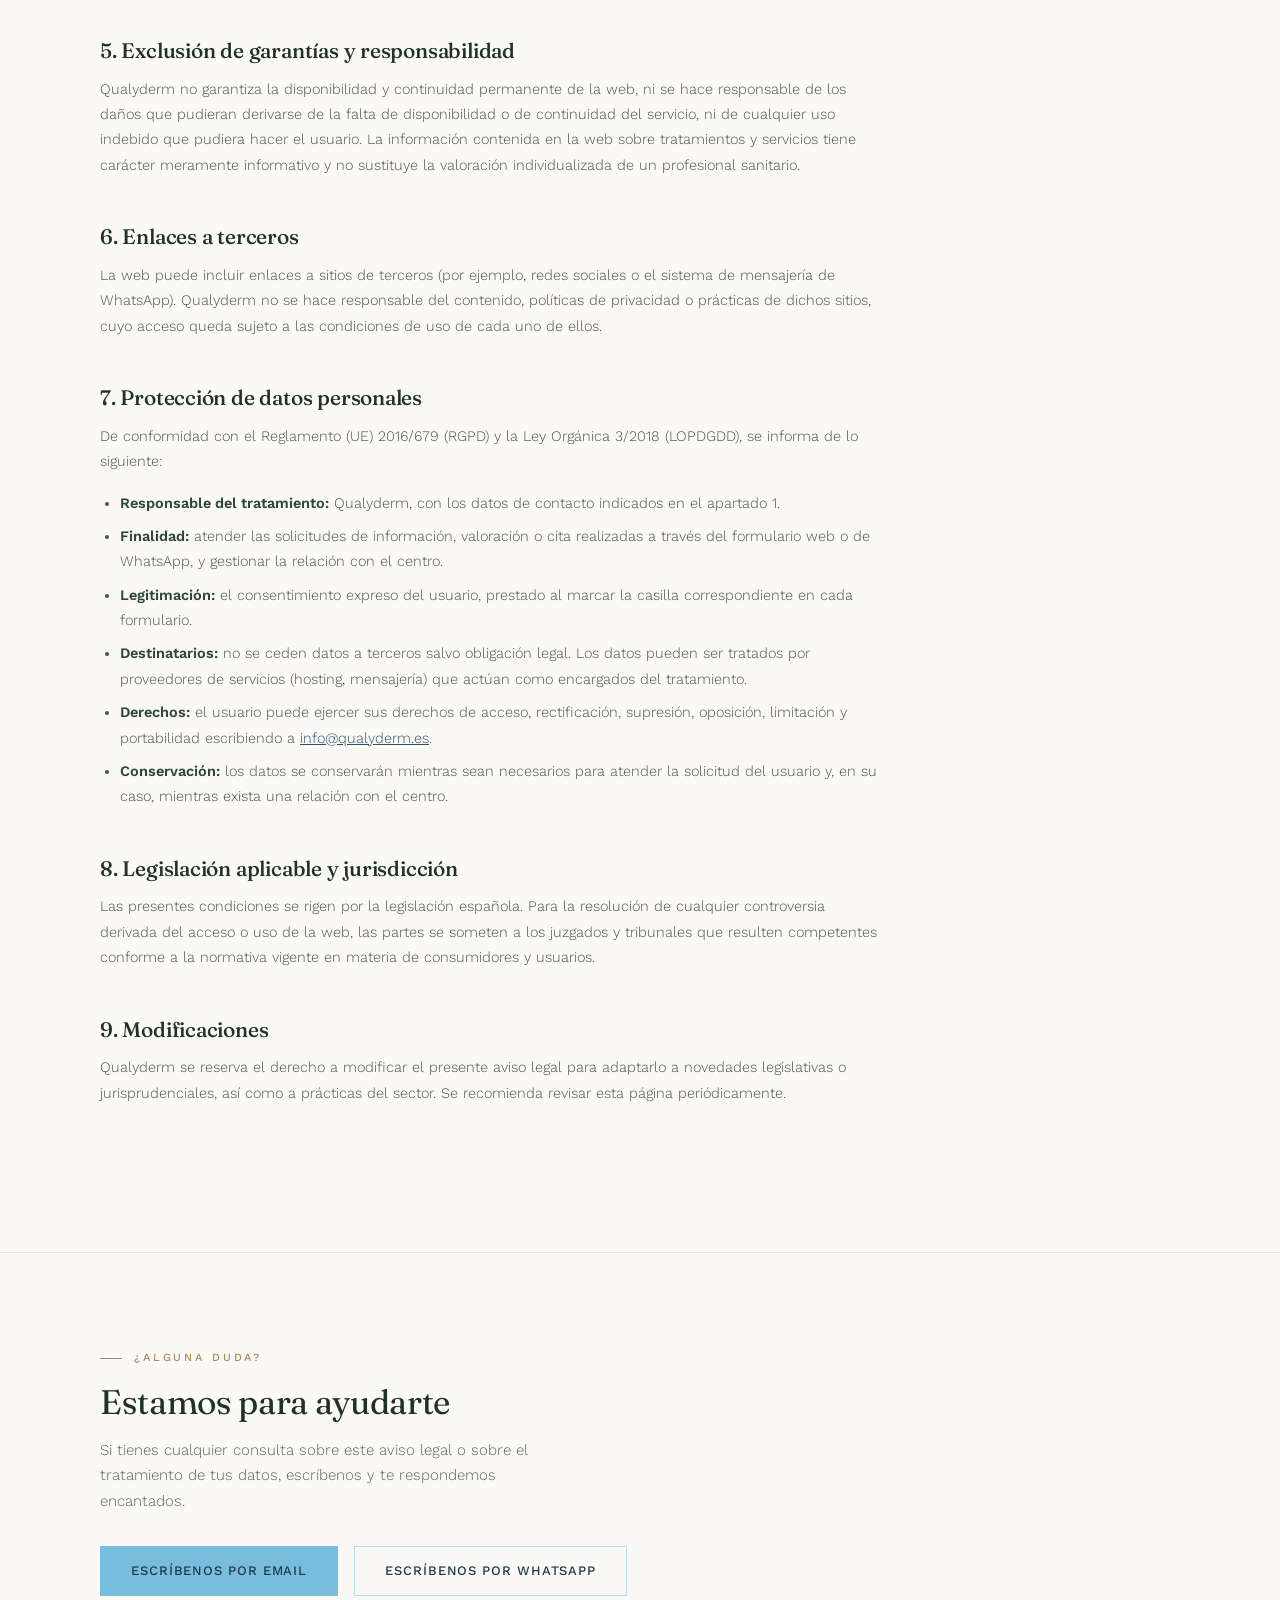
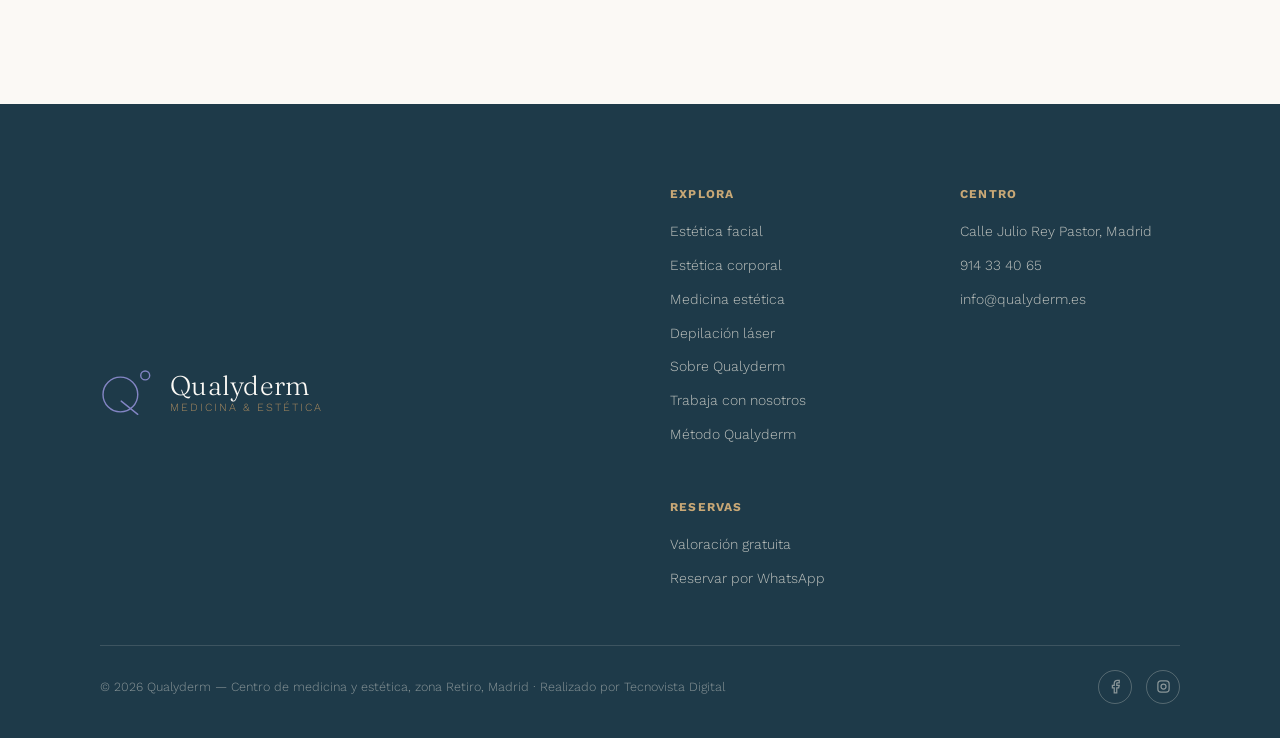
<file: paginas/aviso-legal.html>
<!DOCTYPE html>
<html lang="es">
<head>
<meta charset="UTF-8">
<meta name="viewport" content="width=device-width, initial-scale=1.0">
<link rel="icon" type="image/svg+xml" href="../assets/img/favicon.svg">
<title>Aviso legal | Qualyderm · Retiro, Madrid</title>
<meta name="description" content="Aviso legal, condiciones de uso y política de protección de datos de la web de Qualyderm, centro de medicina y estética en la zona de Retiro, Madrid.">
<meta name="robots" content="noindex, follow">
<link rel="preconnect" href="https://fonts.googleapis.com">
<link rel="preconnect" href="https://fonts.gstatic.com" crossorigin>
<link href="https://fonts.googleapis.com/css2?family=Fraunces:ital,opsz,wght@0,9..144,300;0,9..144,400;0,9..144,500;0,9..144,600;1,9..144,400;1,9..144,500&family=Work+Sans:wght@300;400;500;600;700&display=swap" rel="stylesheet">
<link rel="stylesheet" href="../assets/css/interior8.css">
</head>
<body>

<!-- ================= HEADER ================= -->
<header id="siteHeader">
  <div class="wrap">
    <a href="../index.html" class="logo" aria-label="Qualyderm — inicio">
      <svg class="qmark" viewBox="0 0 64 58" fill="none" xmlns="http://www.w3.org/2000/svg" aria-hidden="true">
        <circle cx="24" cy="32" r="21" stroke="currentColor" stroke-width="1.7"/>
        <circle cx="54" cy="9" r="5.4" stroke="currentColor" stroke-width="1.7"/>
        <line x1="25" y1="40" x2="45" y2="56" stroke="currentColor" stroke-width="1.7" stroke-linecap="round"/>
      </svg>
      <span class="logo-text">
        <span class="name">Qualyderm</span>
        <span class="tag">Medicina &amp; Estética</span>
      </span>
    </a>
    <nav class="mainnav" id="mainnav">
      <div class="nav-dropdown">
        <a href="../index.html#tratamientos" class="dropdown-toggle">Tratamientos <span>▾</span></a>
        <div class="submenu">
          <a href="estetica-facial.html">Estética facial</a>
          <a href="estetica-corporal.html">Estética corporal</a>
          <a href="medicina-estetica.html">Medicina estética</a>
          <a href="depilacion-laser.html">Depilación láser</a>
        </div>
      </div>
      <a href="../index.html#metodo">Método Qualyderm</a>
      <a href="la-clinica.html">Sobre Qualyderm</a>
      <a href="trabaja-con-nosotros.html">Trabaja con nosotros</a>
      <a href="https://wa.me/34635829674?text=Hola%2C%20me%20gustar%C3%ADa%20reservar%20una%20cita%20en%20Qualyderm" target="_blank" rel="noopener" class="nav-reserva">Pide cita</a>
    </nav>
    <div class="header-right">
      <a href="https://wa.me/34635829674?text=Hola%2C%20me%20gustar%C3%ADa%20reservar%20una%20cita%20en%20Qualyderm" target="_blank" rel="noopener" class="btn btn-primary">Pide cita</a>
      <button class="burger" id="burger" aria-label="Menú" aria-expanded="false"><span></span><span></span><span></span></button>
    </div>
  </div>
</header>

<!-- ================= PAGE HERO ================= -->
<section class="page-hero page-hero--center">
  <div class="wrap">
    <div class="crumbs" data-reveal><a href="../index.html">Inicio</a> · <span>Aviso legal</span></div>
    <div class="eyebrow" data-reveal style="transition-delay:.06s">Información legal</div>
    <h1 data-reveal style="transition-delay:.12s">Aviso legal</h1>
    <p class="lede" data-reveal style="transition-delay:.18s">Condiciones de uso de esta web y tratamiento de los datos personales de quienes la visitan, de acuerdo con la normativa española y europea vigente.</p>
  </div>
</section>

<!-- ================= CONTENIDO ================= -->
<section class="treatments">
  <div class="wrap">
    <div class="legal-content" data-reveal>
      <p class="updated">Última actualización: septiembre de 2026.</p>

      <h2>1. Datos identificativos</h2>
      <p>En cumplimiento del artículo 10 de la Ley 34/2002, de 11 de julio, de Servicios de la Sociedad de la Información y de Comercio Electrónico (LSSI-CE), se informa de los siguientes datos: el presente sitio web (en adelante, «la web») es titularidad de:</p>
      <ul>
        <li><strong>Titular:</strong> Qualyderm — Centro de medicina y estética <em>[completar razón social / nombre completo y CIF o NIF]</em></li>
        <li><strong>Domicilio:</strong> Calle Julio Rey Pastor, Madrid</li>
        <li><strong>Teléfono:</strong> 914 33 40 65</li>
        <li><strong>Correo electrónico:</strong> <a href="mailto:info@qualyderm.es">info@qualyderm.es</a></li>
        <li><strong>Actividad:</strong> centro de medicina y estética, acreditado por la Consejería de Sanidad de la Comunidad de Madrid con el nº de registro SSO1345.</li>
      </ul>

      <h2>2. Objeto y aceptación</h2>
      <p>El presente aviso legal regula el acceso y uso de la web, cuya finalidad es dar a conocer los tratamientos y servicios de Qualyderm, facilitar el contacto con el centro y permitir la solicitud de citas o valoraciones. El acceso a la web atribuye la condición de usuario e implica la aceptación plena de las condiciones incluidas en este aviso legal.</p>

      <h2>3. Condiciones de uso</h2>
      <p>El usuario se compromete a hacer un uso adecuado y lícito de la web y de los contenidos que en ella se incluyen, de conformidad con la legislación aplicable, el presente aviso legal, la moral y el orden público. Queda prohibido el uso de la web con fines ilícitos o lesivos, o que de cualquier forma puedan causar perjuicio o impedir el normal funcionamiento del sitio web.</p>

      <h2>4. Propiedad intelectual e industrial</h2>
      <p>Todos los contenidos de la web (textos, imágenes, fotografías, diseño, logotipos, marcas y demás elementos gráficos), así como su estructura, selección y ordenación, son titularidad de Qualyderm o de terceros que han autorizado su uso, y están protegidos por la normativa de propiedad intelectual e industrial. Queda prohibida su reproducción, distribución, comunicación pública o transformación total o parcial sin autorización expresa del titular.</p>

      <h2>5. Exclusión de garantías y responsabilidad</h2>
      <p>Qualyderm no garantiza la disponibilidad y continuidad permanente de la web, ni se hace responsable de los daños que pudieran derivarse de la falta de disponibilidad o de continuidad del servicio, ni de cualquier uso indebido que pudiera hacer el usuario. La información contenida en la web sobre tratamientos y servicios tiene carácter meramente informativo y no sustituye la valoración individualizada de un profesional sanitario.</p>

      <h2>6. Enlaces a terceros</h2>
      <p>La web puede incluir enlaces a sitios de terceros (por ejemplo, redes sociales o el sistema de mensajería de WhatsApp). Qualyderm no se hace responsable del contenido, políticas de privacidad o prácticas de dichos sitios, cuyo acceso queda sujeto a las condiciones de uso de cada uno de ellos.</p>

      <h2>7. Protección de datos personales</h2>
      <p>De conformidad con el Reglamento (UE) 2016/679 (RGPD) y la Ley Orgánica 3/2018 (LOPDGDD), se informa de lo siguiente:</p>
      <ul>
        <li><strong>Responsable del tratamiento:</strong> Qualyderm, con los datos de contacto indicados en el apartado 1.</li>
        <li><strong>Finalidad:</strong> atender las solicitudes de información, valoración o cita realizadas a través del formulario web o de WhatsApp, y gestionar la relación con el centro.</li>
        <li><strong>Legitimación:</strong> el consentimiento expreso del usuario, prestado al marcar la casilla correspondiente en cada formulario.</li>
        <li><strong>Destinatarios:</strong> no se ceden datos a terceros salvo obligación legal. Los datos pueden ser tratados por proveedores de servicios (hosting, mensajería) que actúan como encargados del tratamiento.</li>
        <li><strong>Derechos:</strong> el usuario puede ejercer sus derechos de acceso, rectificación, supresión, oposición, limitación y portabilidad escribiendo a <a href="mailto:info@qualyderm.es">info@qualyderm.es</a>.</li>
        <li><strong>Conservación:</strong> los datos se conservarán mientras sean necesarios para atender la solicitud del usuario y, en su caso, mientras exista una relación con el centro.</li>
      </ul>

      <h2>8. Legislación aplicable y jurisdicción</h2>
      <p>Las presentes condiciones se rigen por la legislación española. Para la resolución de cualquier controversia derivada del acceso o uso de la web, las partes se someten a los juzgados y tribunales que resulten competentes conforme a la normativa vigente en materia de consumidores y usuarios.</p>

      <h2>9. Modificaciones</h2>
      <p>Qualyderm se reserva el derecho a modificar el presente aviso legal para adaptarlo a novedades legislativas o jurisprudenciales, así como a prácticas del sector. Se recomienda revisar esta página periódicamente.</p>
    </div>
  </div>
</section>

<!-- ================= CIERRE ================= -->
<section class="closing">
  <div class="wrap" data-reveal>
    <div class="eyebrow">¿Alguna duda?</div>
    <h2>Estamos para ayudarte</h2>
    <p>Si tienes cualquier consulta sobre este aviso legal o sobre el tratamiento de tus datos, escríbenos y te respondemos encantados.</p>
    <div class="btns">
      <a href="mailto:info@qualyderm.es" class="btn btn-primary">Escríbenos por email</a>
      <a href="https://wa.me/34635829674?text=Hola%2C%20tengo%20una%20consulta%20sobre%20el%20aviso%20legal%20de%20Qualyderm" target="_blank" rel="noopener" class="btn btn-ghost">Escríbenos por WhatsApp</a>
    </div>
  </div>
</section>

<!-- ================= FOOTER ================= -->
<footer>
  <div class="wrap">
    <div class="footer-top">
      <a href="../index.html" class="logo" aria-label="Qualyderm — inicio">
        <svg class="qmark" viewBox="0 0 64 58" fill="none" xmlns="http://www.w3.org/2000/svg" aria-hidden="true">
          <circle cx="24" cy="32" r="21" stroke="currentColor" stroke-width="1.7"/>
          <circle cx="54" cy="9" r="5.4" stroke="currentColor" stroke-width="1.7"/>
          <line x1="25" y1="40" x2="45" y2="56" stroke="currentColor" stroke-width="1.7" stroke-linecap="round"/>
        </svg>
        <span class="logo-text">
          <span class="name">Qualyderm</span>
          <span class="tag">Medicina &amp; Estética</span>
        </span>
      </a>
      <div class="fcols">
        <div class="fcol">
          <h5>Explora</h5>
          <a href="estetica-facial.html">Estética facial</a>
          <a href="estetica-corporal.html">Estética corporal</a>
          <a href="medicina-estetica.html">Medicina estética</a>
          <a href="depilacion-laser.html">Depilación láser</a>
          <a href="la-clinica.html">Sobre Qualyderm</a>
          <a href="trabaja-con-nosotros.html">Trabaja con nosotros</a>
          <a href="../index.html#metodo">Método Qualyderm</a>
        </div>
        <div class="fcol">
          <h5>Centro</h5>
          <a href="../index.html#contacto">Calle Julio Rey Pastor, Madrid</a>
          <a href="tel:+34914334065">914 33 40 65</a>
          <a href="mailto:info@qualyderm.es">info@qualyderm.es</a>
        </div>
        <div class="fcol">
          <h5>Reservas</h5>
          <a href="../index.html#valoracion">Valoración gratuita</a>
          <a href="https://wa.me/34635829674?text=Hola%2C%20me%20gustar%C3%ADa%20reservar%20una%20cita%20en%20Qualyderm" target="_blank" rel="noopener">Reservar por WhatsApp</a>
        </div>
      </div>
    </div>
    <div class="footer-bottom">
      <div>© 2026 Qualyderm — Centro de medicina y estética, zona Retiro, Madrid · Realizado por <a href="https://www.tecnovistadigital.com" target="_blank" rel="noopener">Tecnovista Digital</a></div>
      <div class="socials">
        <a href="https://www.facebook.com/qualyderm.medicinaestetica" target="_blank" rel="noopener" aria-label="Facebook"><svg width="15" height="15" viewBox="0 0 24 24" fill="none" stroke="currentColor" stroke-width="2"><path d="M18 2h-3a5 5 0 0 0-5 5v3H7v4h3v8h4v-8h3l1-4h-4V7a1 1 0 0 1 1-1h3z"/></svg></a>
        <a href="https://www.instagram.com/qualyderm.madrid" target="_blank" rel="noopener" aria-label="Instagram"><svg width="15" height="15" viewBox="0 0 24 24" fill="none" stroke="currentColor" stroke-width="2"><rect x="3" y="3" width="18" height="18" rx="5"/><circle cx="12" cy="12" r="4"/><circle cx="17.5" cy="6.5" r="0.6" fill="currentColor" stroke="none"/></svg></a>
      </div>
    </div>
  </div>
</footer>

<!-- ================= BARRA FIJA MÓVIL ================= -->
<div class="mobilebar">
  <a href="https://wa.me/34635829674?text=Hola%2C%20me%20gustar%C3%ADa%20informaci%C3%B3n%20sobre%20un%20tratamiento%20en%20Qualyderm" target="_blank" rel="noopener" class="mb-wa">
    <svg viewBox="0 0 24 24" fill="currentColor"><path d="M12 2a10 10 0 0 0-8.6 15l-1.4 5 5.2-1.4A10 10 0 1 0 12 2zm5.5 14.2c-.2.6-1.3 1.2-1.8 1.2-.5.1-1 .2-3.3-.7-2.7-1.1-4.4-3.9-4.6-4.1-.1-.2-1-1.4-1-2.6s.6-1.8.9-2.1c.2-.2.5-.3.7-.3h.5c.2 0 .4 0 .6.5l.8 2c.1.2.1.3 0 .5l-.4.5-.3.3c-.1.2-.3.3-.1.6.2.3.8 1.3 1.7 2.1 1.2 1 2.1 1.4 2.4 1.5.3.1.5.1.7-.1l.9-1c.2-.3.4-.2.7-.1l2 .9c.3.2.5.2.6.4.1.1.1.7-.1 1.3z"/></svg>
    WhatsApp
  </a>
  <a href="https://wa.me/34635829674?text=Hola%2C%20me%20gustar%C3%ADa%20reservar%20una%20cita%20en%20Qualyderm" target="_blank" rel="noopener" class="mb-book">
    <svg viewBox="0 0 24 24" fill="none" stroke="currentColor" stroke-width="2"><rect x="3" y="5" width="18" height="16" rx="1"/><path d="M3 9h18M8 3v4M16 3v4"/></svg>
    Pide cita
  </a>
</div>

<script src="../assets/js/interior3.js"></script>
</body>
</html>
</file>
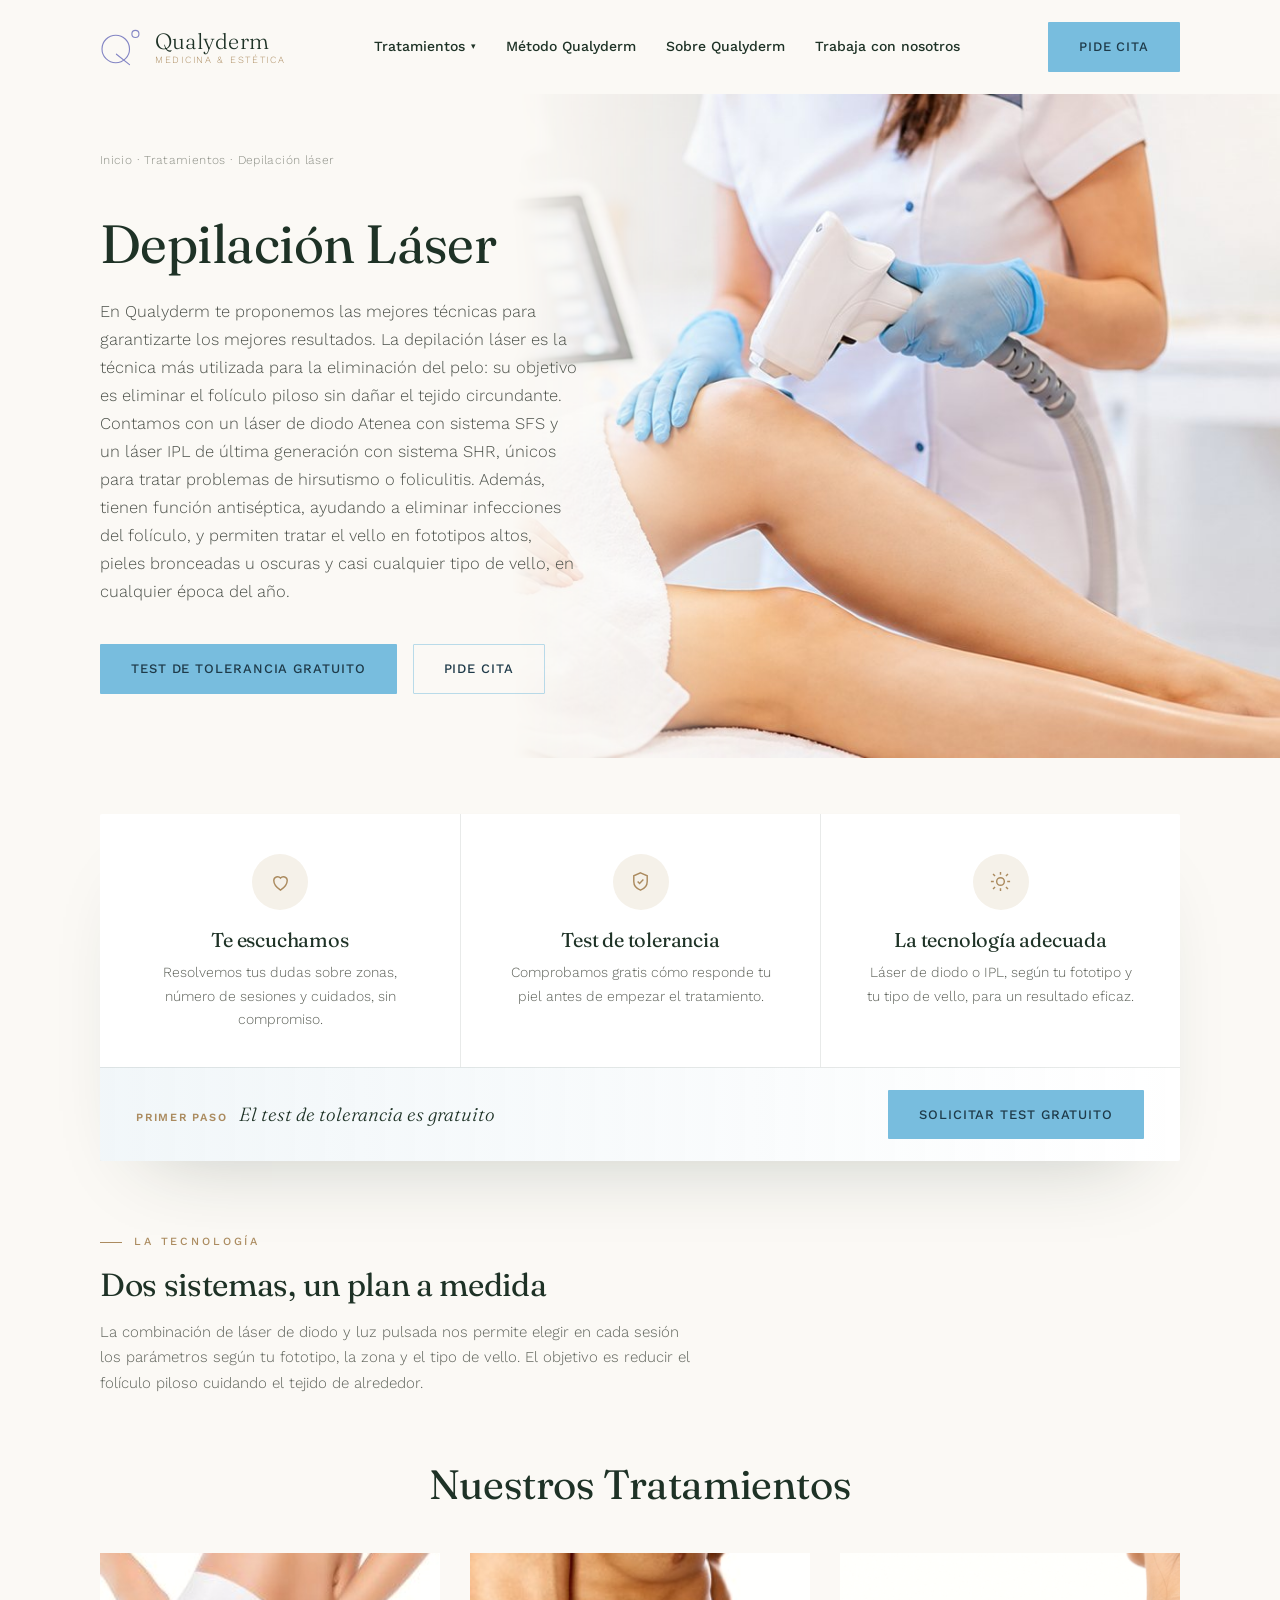
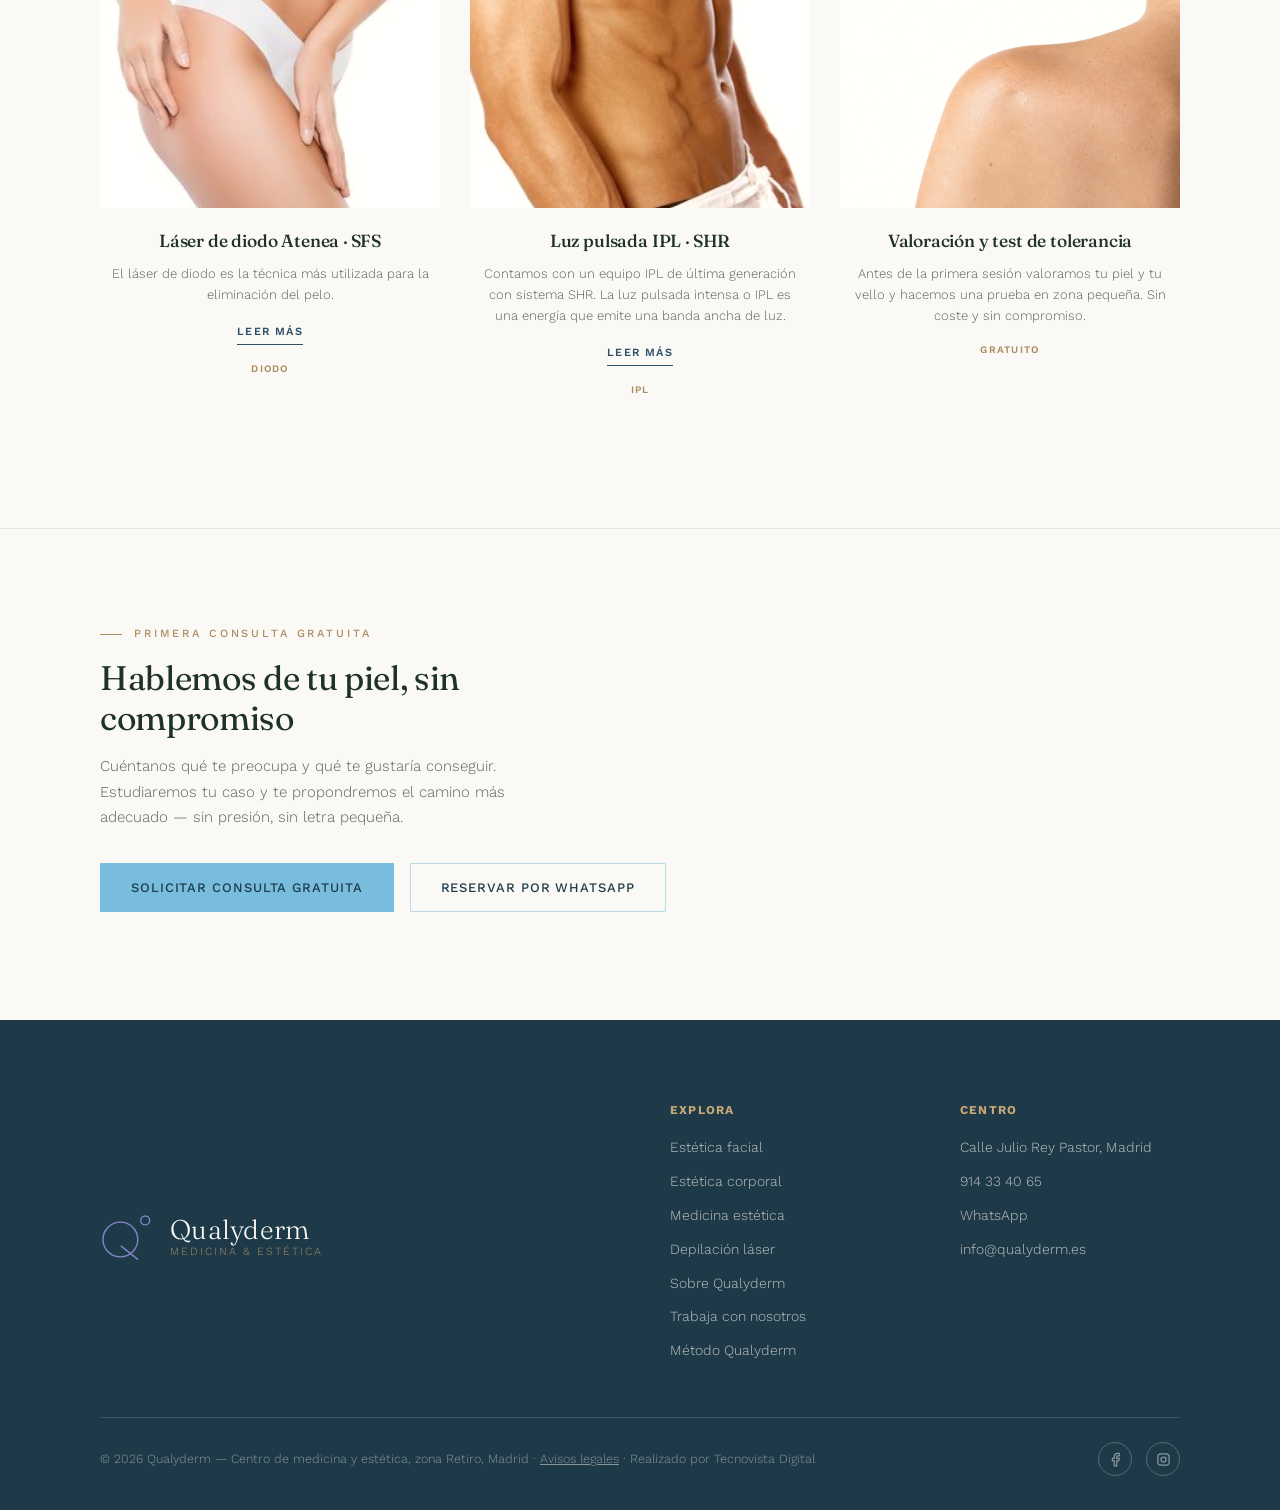
<file: paginas/depilacion-laser.html>
<!DOCTYPE html>
<html lang="es">
<head>
<meta charset="UTF-8">
<meta name="viewport" content="width=device-width, initial-scale=1.0">
<link rel="icon" type="image/svg+xml" href="../assets/img/favicon.svg">
<title>Depilación láser en Retiro, Madrid | Qualyderm</title>
<meta name="description" content="Depilación láser en Qualyderm (zona Retiro, Madrid): láser de diodo Atenea con sistema SFS e IPL SHR, adaptados a tu piel y tu tipo de vello. Valoración y test de tolerancia gratuitos.">
<link rel="canonical" href="https://qualyderm.es/paginas/depilacion-laser.html">
<meta property="og:title" content="Depilación láser en Retiro, Madrid | Qualyderm">
<meta property="og:description" content="Láser de diodo SFS + IPL SHR, adaptados a tu piel y a tu tipo de vello. Valoración y test de tolerancia gratuitos.">
<meta property="og:type" content="website">
<meta property="og:locale" content="es_ES">
<link rel="preconnect" href="https://fonts.googleapis.com">
<link rel="preconnect" href="https://fonts.gstatic.com" crossorigin>
<link href="https://fonts.googleapis.com/css2?family=Fraunces:ital,opsz,wght@0,9..144,300;0,9..144,400;0,9..144,500;0,9..144,600;1,9..144,400;1,9..144,500&family=Work+Sans:wght@300;400;500;600;700&display=swap" rel="stylesheet">
<link rel="stylesheet" href="../assets/css/interior8.css">
</head>
<body>

<!-- ================= HEADER ================= -->
<header id="siteHeader">
  <div class="wrap">
    <a href="../index.html" class="logo" aria-label="Qualyderm — inicio">
      <svg class="qmark" viewBox="0 0 64 58" fill="none" xmlns="http://www.w3.org/2000/svg" aria-hidden="true">
        <circle cx="24" cy="32" r="21" stroke="currentColor" stroke-width="1.7"/>
        <circle cx="54" cy="9" r="5.4" stroke="currentColor" stroke-width="1.7"/>
        <line x1="25" y1="40" x2="45" y2="56" stroke="currentColor" stroke-width="1.7" stroke-linecap="round"/>
      </svg>
      <span class="logo-text">
        <span class="name">Qualyderm</span>
        <span class="tag">Medicina &amp; Estética</span>
      </span>
    </a>
    <nav class="mainnav" id="mainnav">
      <div class="nav-dropdown">
        <a href="../index.html#tratamientos" class="dropdown-toggle">Tratamientos <span>▾</span></a>
        <div class="submenu">
          <a href="estetica-facial.html">Estética Facial</a>
          <a href="estetica-corporal.html">Estética Corporal</a>
          <a href="medicina-estetica.html">Medicina Estética</a>
          <a href="depilacion-laser.html" aria-current="page">Depilación Láser</a>
        </div>
      </div>
      <a href="../index.html#metodo">Método Qualyderm</a>
      <a href="la-clinica.html">Sobre Qualyderm</a>
      <a href="trabaja-con-nosotros.html">Trabaja con nosotros</a>
      <a href="https://wa.me/34635829674?text=Hola%2C%20me%20gustar%C3%ADa%20reservar%20una%20cita%20en%20Qualyderm" target="_blank" rel="noopener" class="nav-reserva">Pide cita</a>
    </nav>
    <div class="header-right">
      <a href="https://wa.me/34635829674?text=Hola%2C%20me%20gustar%C3%ADa%20reservar%20una%20cita%20en%20Qualyderm" target="_blank" rel="noopener" class="btn btn-primary">Pide cita</a>
      <button class="burger" id="burger" aria-label="Menú" aria-expanded="false"><span></span><span></span><span></span></button>
    </div>
  </div>
</header>

<!-- ================= PAGE HERO ================= -->
<section class="page-hero page-hero--photo page-hero--photo-split">
  <div class="ph-media" aria-hidden="true"><img src="../assets/img/depilacion/hero-depilacion-laser.jpg" alt="" fetchpriority="high"></div>
  <div class="wrap">
    <div class="crumbs" data-reveal><a href="../index.html">Inicio</a> · <a href="../index.html#tratamientos">Tratamientos</a> · <span>Depilación láser</span></div>
    <h1 data-reveal style="transition-delay:.12s">Depilación Láser</h1>
    <p class="lede" data-reveal style="transition-delay:.18s">En Qualyderm te proponemos las mejores técnicas para garantizarte los mejores resultados. La depilación láser es la técnica más utilizada para la eliminación del pelo: su objetivo es eliminar el folículo piloso sin dañar el tejido circundante. Contamos con un láser de diodo Atenea con sistema SFS y un láser IPL de última generación con sistema SHR, únicos para tratar problemas de hirsutismo o foliculitis. Además, tienen función antiséptica, ayudando a eliminar infecciones del folículo, y permiten tratar el vello en fototipos altos, pieles bronceadas u oscuras y casi cualquier tipo de vello, en cualquier época del año.</p>
    <div class="hero-ctas" data-reveal style="transition-delay:.24s">
      <a href="../index.html#valoracion" class="btn btn-primary">Test de tolerancia gratuito</a>
      <a href="https://wa.me/34635829674?text=Hola%2C%20me%20gustar%C3%ADa%20reservar%20una%20cita%20en%20Qualyderm" target="_blank" rel="noopener" class="btn btn-ghost">Pide cita</a>
    </div>
  </div>
</section>

<!-- ================= TECNOLOGÍA ================= -->
<section class="treatments treatments--steps">
  <div class="wrap">
    <!-- Primeros pasos -->
    <div class="steps-card" data-reveal>
      <div class="steps-items">
        <div class="steps-item"><div class="steps-ico" aria-hidden="true"><svg viewBox="0 0 24 24" fill="none" stroke="currentColor" stroke-width="1.5"><path d="M12 21s-7-4.5-7-10a4 4 0 0 1 7-2.6A4 4 0 0 1 19 11c0 5.5-7 10-7 10z"/></svg></div><h3>Te escuchamos</h3><p>Resolvemos tus dudas sobre zonas, número de sesiones y cuidados, sin compromiso.</p></div>
        <div class="steps-item"><div class="steps-ico" aria-hidden="true"><svg viewBox="0 0 24 24" fill="none" stroke="currentColor" stroke-width="1.5"><path d="M12 3l7 3v6c0 4.5-3 7.5-7 9-4-1.5-7-4.5-7-9V6l7-3z"/><path d="M9 12l2 2 4-4"/></svg></div><h3>Test de tolerancia</h3><p>Comprobamos gratis cómo responde tu piel antes de empezar el tratamiento.</p></div>
        <div class="steps-item"><div class="steps-ico" aria-hidden="true"><svg viewBox="0 0 24 24" fill="none" stroke="currentColor" stroke-width="1.5"><circle cx="12" cy="12" r="4"/><path d="M12 2v3M12 19v3M4.2 4.2l2.1 2.1M17.7 17.7l2.1 2.1M2 12h3M19 12h3M4.2 19.8l2.1-2.1M17.7 6.3l2.1-2.1"/></svg></div><h3>La tecnología adecuada</h3><p>Láser de diodo o IPL, según tu fototipo y tu tipo de vello, para un resultado eficaz.</p></div>
      </div>
      <div class="steps-foot">
        <p><span>Primer paso</span>El test de tolerancia es gratuito</p>
        <a href="../index.html#valoracion" class="btn btn-primary">Solicitar test gratuito</a>
      </div>
    </div>

    <div class="treat-intro" data-reveal>
      <div class="eyebrow">La tecnología</div>
      <h2>Dos sistemas, un plan a medida</h2>
      <p>La combinación de láser de diodo y luz pulsada nos permite elegir en cada sesión los parámetros según tu fototipo, la zona y el tipo de vello. El objetivo es reducir el folículo piloso cuidando el tejido de alrededor.</p>
    </div>

    <h2 class="treat-title" data-reveal>Nuestros Tratamientos</h2>

    <div class="treat-grid treat-grid--photos" data-reveal>
      <article class="treat">
        <div class="treat-img"><img src="../assets/img/depilacion/q2-zonas-corporales.jpg" alt="Depilación láser corporal en cabina" loading="lazy"></div>
        <div class="treat-body">
          <h3>Láser de diodo Atenea · SFS</h3>
          <p>El láser de diodo es la técnica más utilizada para la eliminación del pelo.</p>
          <details class="treat-more">
            <summary></summary>
            <p>Su objetivo es eliminar el folículo piloso sin dañar el tejido circundante, aprovechando el total de la energía emitida, lo que combinado con su tecnología SFS permite repartir la energía de forma homogénea en la zona tratada. De esta forma minimizamos los riesgos de quemaduras y molestias, obteniendo así mejores resultados para el cliente. Puede utilizarse en verano y es muy eficaz en pelo fino y rubio.</p>
          </details>
          <span class="treat-tag">Diodo</span>
        </div>
      </article>
      <article class="treat">
        <div class="treat-img"><img src="../assets/img/depilacion/q3-depilacion-masculina.jpg" alt="Espalda masculina, zona habitual de depilación" loading="lazy"></div>
        <div class="treat-body">
          <h3>Luz pulsada IPL · SHR</h3>
          <p>Contamos con un equipo IPL de última generación con sistema SHR. La luz pulsada intensa o IPL es una energía que emite una banda ancha de luz.</p>
          <details class="treat-more">
            <summary></summary>
            <p>Es un tratamiento efectivo, seguro y poco agresivo que puede realizarse en diferentes zonas localizadas, tanto a nivel facial como corporal. Elimina problemas de hirsutismo o foliculitis y tiene, además, una función antiséptica que ayudará a eliminar infecciones en el folículo.</p>
          </details>
          <span class="treat-tag">IPL</span>
        </div>
      </article>
      <article class="treat">
        <div class="treat-img"><img src="../assets/img/depilacion/t3-valoracion.jpg" alt="Prueba de tolerancia en una zona pequeña de la piel" loading="lazy"></div>
        <div class="treat-body">
          <h3>Valoración y test de tolerancia</h3>
          <p>Antes de la primera sesión valoramos tu piel y tu vello y hacemos una prueba en zona pequeña. Sin coste y sin compromiso.</p>
          <span class="treat-tag">Gratuito</span>
        </div>
      </article>
    </div>
  </div>
</section>

<!-- ================= CTA ================= -->
<!-- Desactivado a propósito, no borrar
<section class="closing">
  <div class="wrap" data-reveal>
    <div class="eyebrow">Sin compromiso</div>
    <h2>Empieza por el test de tolerancia</h2>
    <p>Comprobamos cómo responde tu piel y te explicamos el plan completo — número de sesiones, zonas y cuidados — antes de que decidas nada.</p>
    <div class="btns">
      <a href="../index.html#valoracion" class="btn btn-primary">Solicitar test gratuito</a>
      <a href="https://wa.me/34635829674?text=Hola%2C%20me%20gustar%C3%ADa%20reservar%20una%20cita%20en%20Qualyderm" target="_blank" rel="noopener" class="btn btn-ghost">Reservar por WhatsApp</a>
    </div>
  </div>
</section>
-->

<section class="closing">
  <div class="wrap" data-reveal>
    <div class="eyebrow">Primera consulta gratuita</div>
    <h2>Hablemos de tu piel, sin compromiso</h2>
    <p>Cuéntanos qué te preocupa y qué te gustaría conseguir. Estudiaremos tu caso y te propondremos el camino más adecuado — sin presión, sin letra pequeña.</p>
    <div class="btns">
      <a href="../index.html#valoracion" class="btn btn-primary">Solicitar consulta gratuita</a>
      <a href="https://wa.me/34635829674?text=Hola%2C%20me%20gustar%C3%ADa%20reservar%20una%20cita%20en%20Qualyderm" target="_blank" rel="noopener" class="btn btn-ghost">Reservar por WhatsApp</a>
    </div>
  </div>
</section>

<!-- ================= FOOTER ================= -->
<footer>
  <div class="wrap">
    <div class="footer-top">
      <a href="../index.html" class="logo" aria-label="Qualyderm — inicio">
        <svg class="qmark" viewBox="0 0 64 58" fill="none" xmlns="http://www.w3.org/2000/svg" aria-hidden="true">
          <circle cx="24" cy="32" r="21" stroke="currentColor" stroke-width="1.7"/>
          <circle cx="54" cy="9" r="5.4" stroke="currentColor" stroke-width="1.7"/>
          <line x1="25" y1="40" x2="45" y2="56" stroke="currentColor" stroke-width="1.7" stroke-linecap="round"/>
        </svg>
        <span class="logo-text">
          <span class="name">Qualyderm</span>
          <span class="tag">Medicina &amp; Estética</span>
        </span>
      </a>
      <div class="fcols">
        <div class="fcol">
          <h5>Explora</h5>
          <a href="estetica-facial.html">Estética facial</a>
          <a href="estetica-corporal.html">Estética corporal</a>
          <a href="medicina-estetica.html">Medicina estética</a>
          <a href="depilacion-laser.html">Depilación láser</a>
          <a href="la-clinica.html">Sobre Qualyderm</a>
          <a href="trabaja-con-nosotros.html">Trabaja con nosotros</a>
          <a href="../index.html#metodo">Método Qualyderm</a>
        </div>
        <div class="fcol">
          <h5>Centro</h5>
          <a href="../index.html#contacto">Calle Julio Rey Pastor, Madrid</a>
          <a href="tel:+34914334065">914 33 40 65</a>
          <a href="https://wa.me/34635829674" target="_blank" rel="noopener">WhatsApp</a>
          <a href="mailto:info@qualyderm.es">info@qualyderm.es</a>
        </div>
      </div>
    </div>
    <div class="footer-bottom">
      <div>© 2026 Qualyderm — Centro de medicina y estética, zona Retiro, Madrid · <a href="aviso-legal.html" style="text-decoration:underline;">Avisos legales</a> · Realizado por <a href="https://www.tecnovistadigital.com" target="_blank" rel="noopener">Tecnovista Digital</a></div>
      <div class="socials">
        <a href="https://www.facebook.com/qualyderm.medicinaestetica" target="_blank" rel="noopener" aria-label="Facebook"><svg width="15" height="15" viewBox="0 0 24 24" fill="none" stroke="currentColor" stroke-width="2"><path d="M18 2h-3a5 5 0 0 0-5 5v3H7v4h3v8h4v-8h3l1-4h-4V7a1 1 0 0 1 1-1h3z"/></svg></a>
        <a href="https://www.instagram.com/qualyderm.madrid" target="_blank" rel="noopener" aria-label="Instagram"><svg width="15" height="15" viewBox="0 0 24 24" fill="none" stroke="currentColor" stroke-width="2"><rect x="3" y="3" width="18" height="18" rx="5"/><circle cx="12" cy="12" r="4"/><circle cx="17.5" cy="6.5" r="0.6" fill="currentColor" stroke="none"/></svg></a>
      </div>
    </div>
  </div>
</footer>

<!-- ================= BARRA FIJA MÓVIL ================= -->
<div class="mobilebar">
  <a href="https://wa.me/34635829674?text=Hola%2C%20me%20gustar%C3%ADa%20informaci%C3%B3n%20sobre%20un%20tratamiento%20en%20Qualyderm" target="_blank" rel="noopener" class="mb-wa">
    <svg viewBox="0 0 24 24" fill="currentColor"><path d="M12 2a10 10 0 0 0-8.6 15l-1.4 5 5.2-1.4A10 10 0 1 0 12 2zm5.5 14.2c-.2.6-1.3 1.2-1.8 1.2-.5.1-1 .2-3.3-.7-2.7-1.1-4.4-3.9-4.6-4.1-.1-.2-1-1.4-1-2.6s.6-1.8.9-2.1c.2-.2.5-.3.7-.3h.5c.2 0 .4 0 .6.5l.8 2c.1.2.1.3 0 .5l-.4.5-.3.3c-.1.2-.3.3-.1.6.2.3.8 1.3 1.7 2.1 1.2 1 2.1 1.4 2.4 1.5.3.1.5.1.7-.1l.9-1c.2-.3.4-.2.7-.1l2 .9c.3.2.5.2.6.4.1.1.1.7-.1 1.3z"/></svg>
    WhatsApp
  </a>
  <a href="https://wa.me/34635829674?text=Hola%2C%20me%20gustar%C3%ADa%20reservar%20una%20cita%20en%20Qualyderm" target="_blank" rel="noopener" class="mb-book">
    <svg viewBox="0 0 24 24" fill="none" stroke="currentColor" stroke-width="2"><rect x="3" y="5" width="18" height="16" rx="1"/><path d="M3 9h18M8 3v4M16 3v4"/></svg>
    Pide cita
  </a>
</div>

<script src="../assets/js/interior3.js"></script>
</body>
</html>
</file>
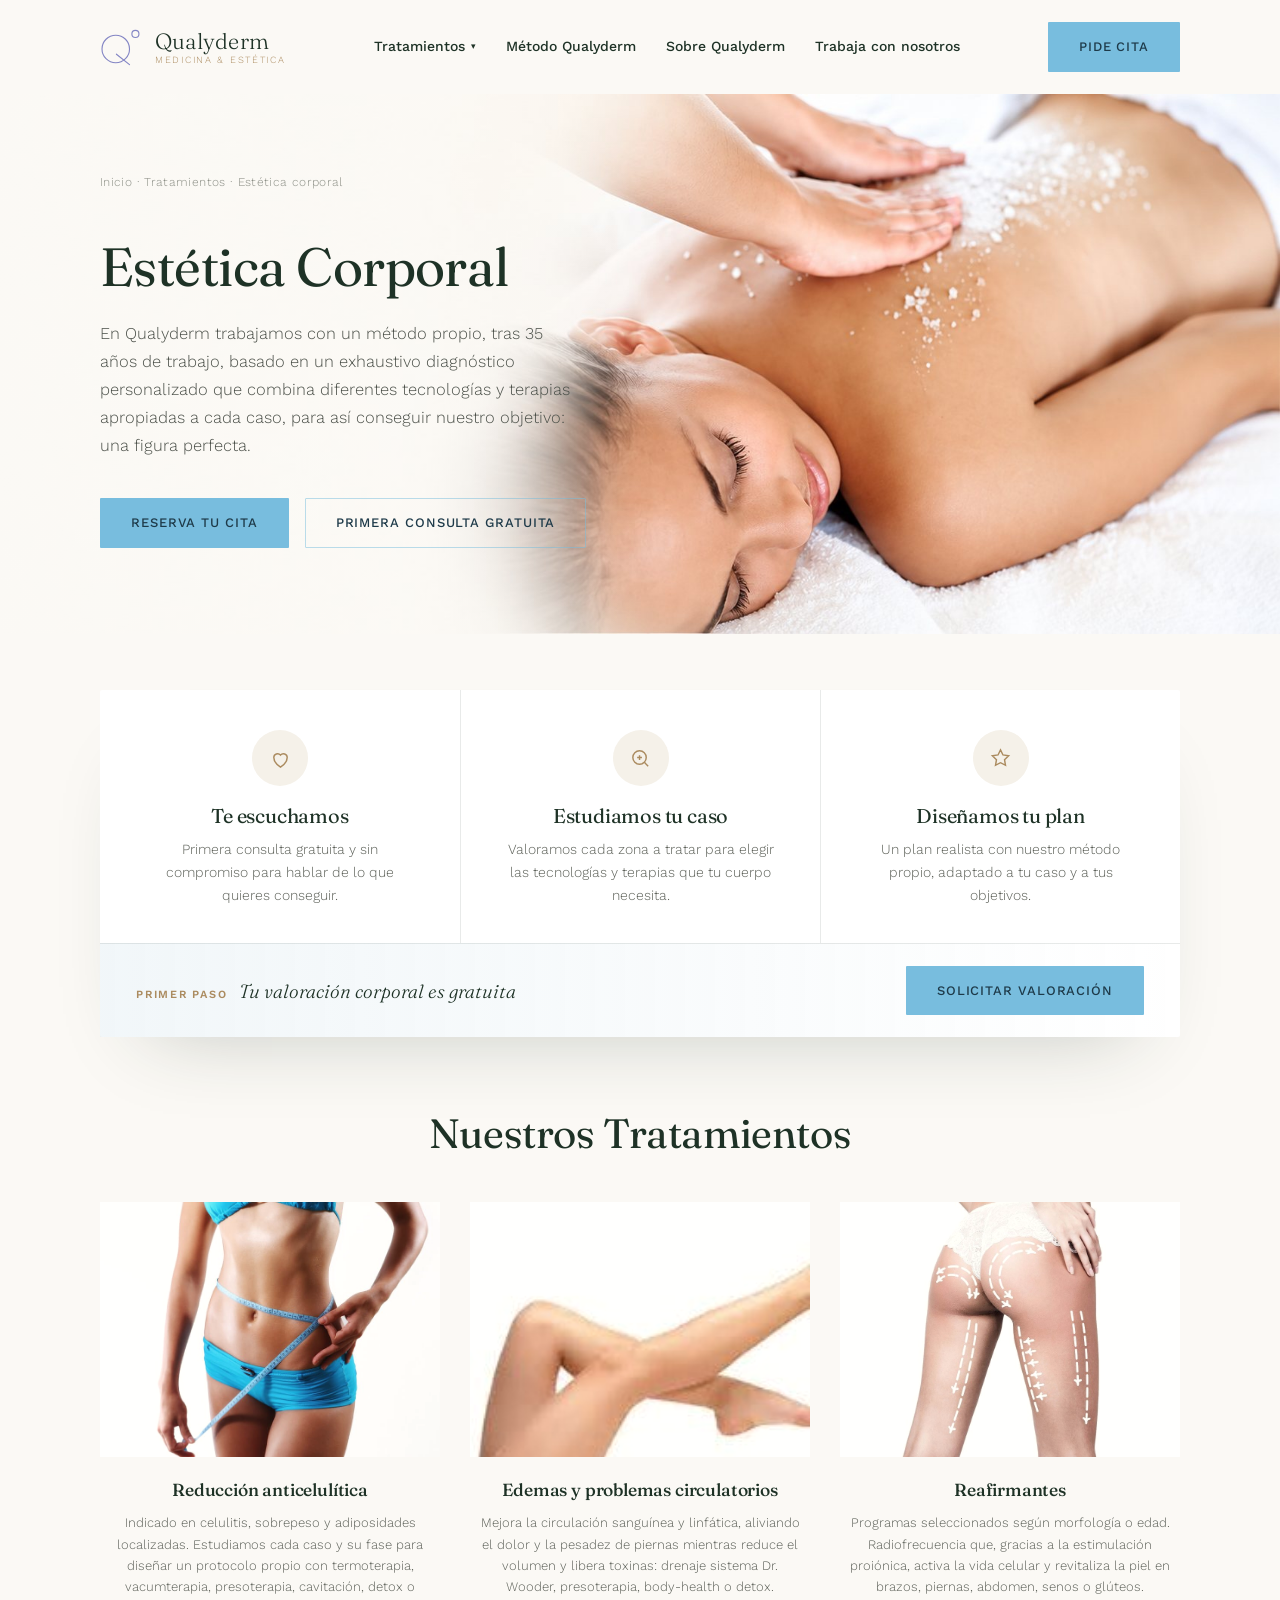
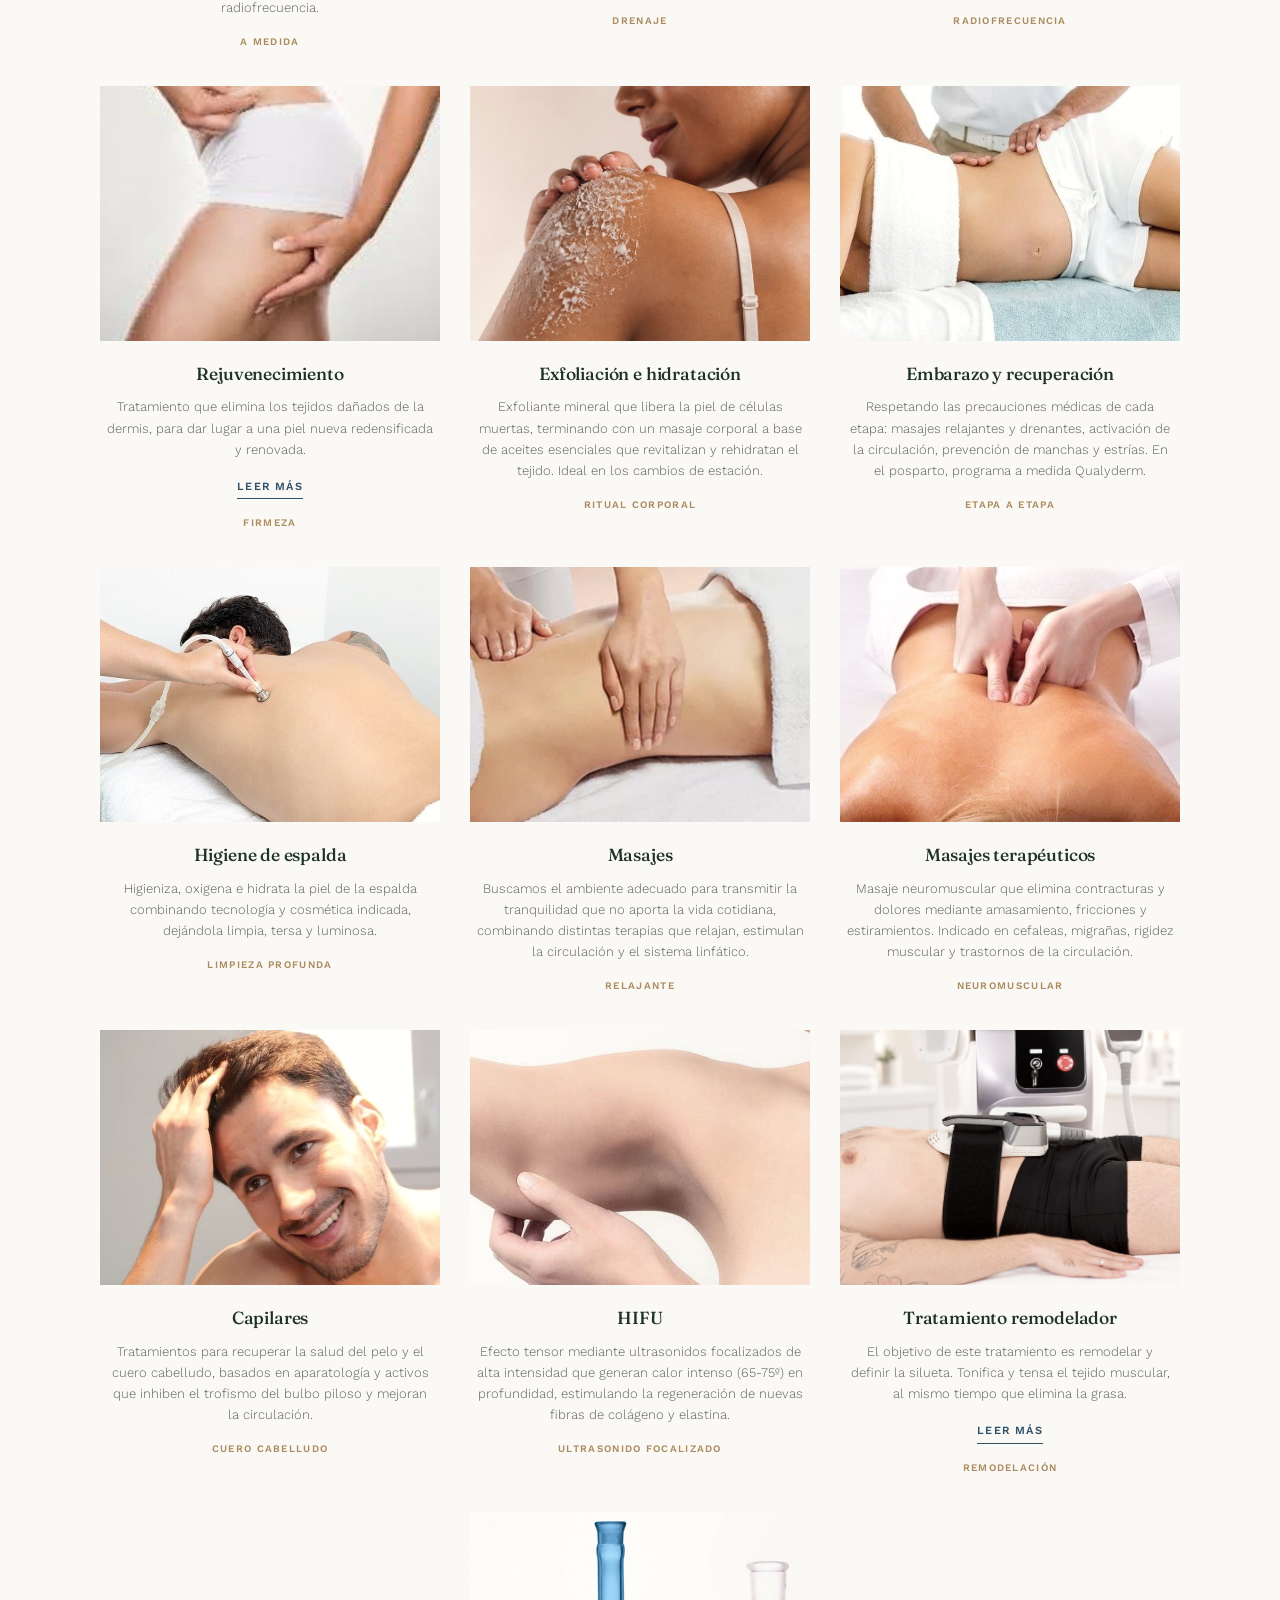
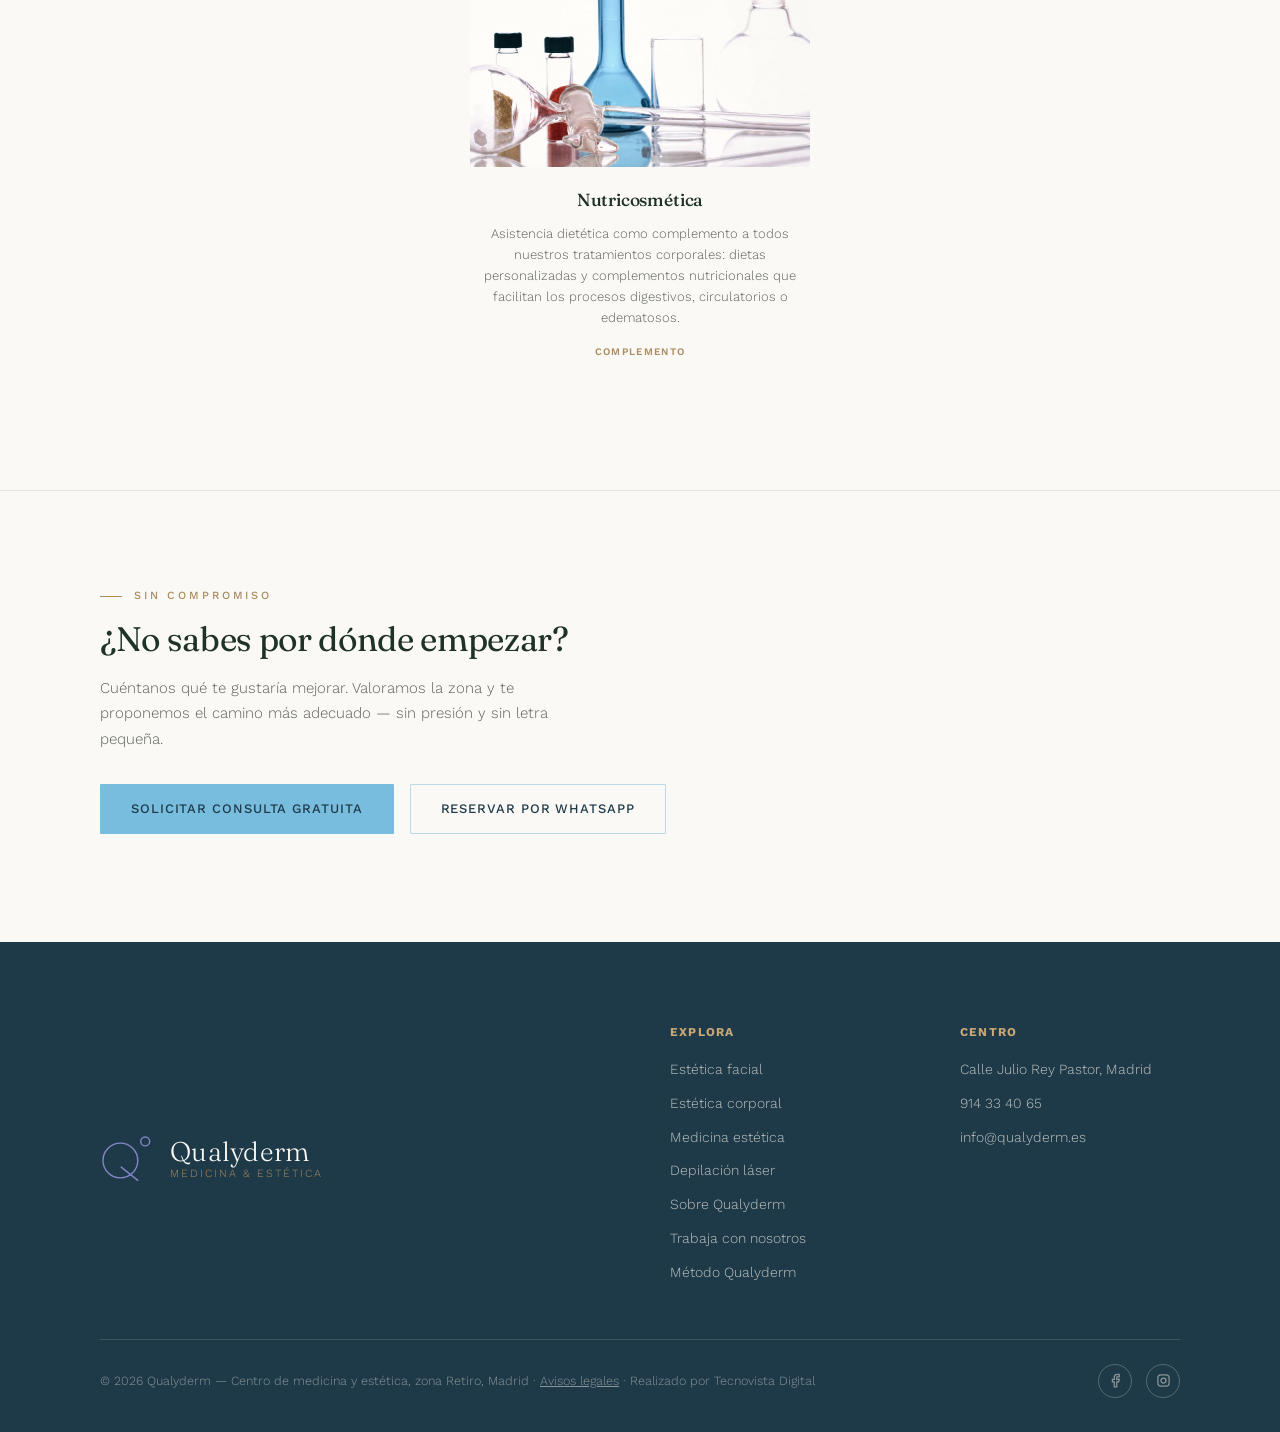
<file: paginas/estetica-corporal.html>
<!DOCTYPE html>
<html lang="es">
<head>
<meta charset="UTF-8">
<meta name="viewport" content="width=device-width, initial-scale=1.0">
<link rel="icon" type="image/svg+xml" href="../assets/img/favicon.svg">
<title>Estética corporal — Qualyderm · Medicina & Estética · Retiro, Madrid</title>
<meta name="description" content="Tratamientos de estética corporal en Qualyderm (zona Retiro, Madrid): reducción anticelulítica, edemas, reafirmantes, fotorejuvenecimiento, exfoliación e hidratación, embarazo y recuperación, masajes, capilares, HIFU y nutricosmética.">
<link rel="preconnect" href="https://fonts.googleapis.com">
<link rel="preconnect" href="https://fonts.gstatic.com" crossorigin>
<link href="https://fonts.googleapis.com/css2?family=Fraunces:ital,opsz,wght@0,9..144,300;0,9..144,400;0,9..144,500;0,9..144,600;1,9..144,400;1,9..144,500&family=Work+Sans:wght@300;400;500;600;700&display=swap" rel="stylesheet">
<link rel="stylesheet" href="../assets/css/interior8.css">
</head>
<body>

<!-- ================= HEADER ================= -->
<header id="siteHeader">
  <div class="wrap">
    <a href="../index.html" class="logo" aria-label="Qualyderm — inicio">
      <svg class="qmark" viewBox="0 0 64 58" fill="none" xmlns="http://www.w3.org/2000/svg" aria-hidden="true">
        <circle cx="24" cy="32" r="21" stroke="currentColor" stroke-width="1.7"/>
        <circle cx="54" cy="9" r="5.4" stroke="currentColor" stroke-width="1.7"/>
        <line x1="25" y1="40" x2="45" y2="56" stroke="currentColor" stroke-width="1.7" stroke-linecap="round"/>
      </svg>
      <span class="logo-text">
        <span class="name">Qualyderm</span>
        <span class="tag">Medicina &amp; Estética</span>
      </span>
    </a>
    <nav class="mainnav" id="mainnav">
      <div class="nav-dropdown">
        <a href="../index.html#tratamientos" class="dropdown-toggle">Tratamientos <span>▾</span></a>
        <div class="submenu">
          <a href="estetica-facial.html">Estética Facial</a>
          <a href="estetica-corporal.html" aria-current="page">Estética Corporal</a>
          <a href="medicina-estetica.html">Medicina Estética</a>
          <a href="depilacion-laser.html">Depilación Láser</a>
        </div>
      </div>
      <a href="../index.html#metodo">Método Qualyderm</a>
      <a href="la-clinica.html">Sobre Qualyderm</a>
      <a href="trabaja-con-nosotros.html">Trabaja con nosotros</a>
      <a href="https://wa.me/34635829674?text=Hola%2C%20me%20gustar%C3%ADa%20reservar%20una%20cita%20en%20Qualyderm" target="_blank" rel="noopener" class="nav-reserva">Pide cita</a>
    </nav>
    <div class="header-right">
      <a href="https://wa.me/34635829674?text=Hola%2C%20me%20gustar%C3%ADa%20reservar%20una%20cita%20en%20Qualyderm" target="_blank" rel="noopener" class="btn btn-primary">Pide cita</a>
      <button class="burger" id="burger" aria-label="Menú" aria-expanded="false"><span></span><span></span><span></span></button>
    </div>
  </div>
</header>

<!-- ================= PAGE HERO ================= -->
<section class="page-hero page-hero--photo">
  <div class="ph-media" aria-hidden="true"><img src="../assets/img/corporal/hero-estetica-corporal.jpg" alt="" fetchpriority="high"></div>
  <div class="wrap">
    <div class="crumbs" data-reveal><a href="../index.html">Inicio</a> · <a href="../index.html#tratamientos">Tratamientos</a> · <span>Estética corporal</span></div>
    <h1 data-reveal style="transition-delay:.12s">Estética Corporal</h1>
    <p class="lede" data-reveal style="transition-delay:.18s">En Qualyderm trabajamos con un método propio, tras 35 años de trabajo, basado en un exhaustivo diagnóstico personalizado que combina diferentes tecnologías y terapias apropiadas a cada caso, para así conseguir nuestro objetivo: una figura perfecta.</p>
    <div class="hero-ctas" data-reveal style="transition-delay:.24s">
      <a href="https://wa.me/34635829674?text=Hola%2C%20me%20gustar%C3%ADa%20reservar%20una%20cita%20en%20Qualyderm" target="_blank" rel="noopener" class="btn btn-primary">Reserva tu cita</a>
      <a href="../index.html#valoracion" class="btn btn-ghost">Primera consulta gratuita</a>
    </div>
  </div>
</section>

<!-- ================= TRATAMIENTOS ================= -->
<section class="treatments treatments--steps">
  <div class="wrap">
    <!-- Primeros pasos -->
    <div class="steps-card" data-reveal>
      <div class="steps-items">
        <div class="steps-item"><div class="steps-ico" aria-hidden="true"><svg viewBox="0 0 24 24" fill="none" stroke="currentColor" stroke-width="1.5"><path d="M12 21s-7-4.5-7-10a4 4 0 0 1 7-2.6A4 4 0 0 1 19 11c0 5.5-7 10-7 10z"/></svg></div><h3>Te escuchamos</h3><p>Primera consulta gratuita y sin compromiso para hablar de lo que quieres conseguir.</p></div>
        <div class="steps-item"><div class="steps-ico" aria-hidden="true"><svg viewBox="0 0 24 24" fill="none" stroke="currentColor" stroke-width="1.5"><circle cx="11" cy="11" r="7"/><path d="M20 20l-4-4M8.5 11h5M11 8.5v5"/></svg></div><h3>Estudiamos tu caso</h3><p>Valoramos cada zona a tratar para elegir las tecnologías y terapias que tu cuerpo necesita.</p></div>
        <div class="steps-item"><div class="steps-ico" aria-hidden="true"><svg viewBox="0 0 24 24" fill="none" stroke="currentColor" stroke-width="1.5"><path d="M12 3l2.6 5.3 5.9.9-4.3 4.1 1 5.8L12 16.4 6.8 19.1l1-5.8L3.5 9.2l5.9-.9z"/></svg></div><h3>Diseñamos tu plan</h3><p>Un plan realista con nuestro método propio, adaptado a tu caso y a tus objetivos.</p></div>
      </div>
      <div class="steps-foot">
        <p><span>Primer paso</span>Tu valoración corporal es gratuita</p>
        <a href="../index.html#valoracion" class="btn btn-primary">Solicitar valoración</a>
      </div>
    </div>

    <h2 class="treat-title" data-reveal>Nuestros Tratamientos</h2>

    <div class="treat-grid treat-grid--photos" data-reveal>
      <article class="treat">
        <div class="treat-img"><img src="../assets/img/corporal/01-anticelulitico.jpg" alt="Tratamiento reductor anticelulítico en Qualyderm" loading="lazy"></div>
        <div class="treat-body">
          <h3>Reducción anticelulítica</h3>
          <p>Indicado en celulitis, sobrepeso y adiposidades localizadas. Estudiamos cada caso y su fase para diseñar un protocolo propio con termoterapia, vacumterapia, presoterapia, cavitación, detox o radiofrecuencia.</p>
          <span class="treat-tag">A medida</span>
        </div>
      </article>
      <article class="treat">
        <div class="treat-img"><img src="../assets/img/corporal/02-edemas.jpg" alt="Tratamiento de edemas y problemas circulatorios en Qualyderm" loading="lazy"></div>
        <div class="treat-body">
          <h3>Edemas y problemas circulatorios</h3>
          <p>Mejora la circulación sanguínea y linfática, aliviando el dolor y la pesadez de piernas mientras reduce el volumen y libera toxinas: drenaje sistema Dr. Wooder, presoterapia, body-health o detox.</p>
          <span class="treat-tag">Drenaje</span>
        </div>
      </article>
      <article class="treat">
        <div class="treat-img"><img src="../assets/img/corporal/03-reafirmantes.jpg" alt="Tratamiento reafirmante corporal en Qualyderm" loading="lazy"></div>
        <div class="treat-body">
          <h3>Reafirmantes</h3>
          <p>Programas seleccionados según morfología o edad. Radiofrecuencia que, gracias a la estimulación proiónica, activa la vida celular y revitaliza la piel en brazos, piernas, abdomen, senos o glúteos.</p>
          <span class="treat-tag">Radiofrecuencia</span>
        </div>
      </article>
      <article class="treat">
        <div class="treat-img"><img src="../assets/img/corporal/04-rejuvenecimiento.jpg" alt="Tratamiento de rejuvenecimiento corporal en Qualyderm" loading="lazy"></div>
        <div class="treat-body">
          <h3>Rejuvenecimiento</h3>
          <p>Tratamiento que elimina los tejidos dañados de la dermis, para dar lugar a una piel nueva redensificada y renovada.</p>
          <details class="treat-more">
            <summary></summary>
            <p>Indicado en zonas localizadas, como zona interna de brazos, piernas y abdomen, que necesitan reafirmarse, eliminar arrugas finas y aportar vitalidad al tejido.</p>
          </details>
          <span class="treat-tag">Firmeza</span>
        </div>
      </article>
      <article class="treat">
        <div class="treat-img"><img src="../assets/img/corporal/05-exfoliacion-corporal.jpg" alt="Exfoliación corporal con sales minerales en Qualyderm" loading="lazy"></div>
        <div class="treat-body">
          <h3>Exfoliación e hidratación</h3>
          <p>Exfoliante mineral que libera la piel de células muertas, terminando con un masaje corporal a base de aceites esenciales que revitalizan y rehidratan el tejido. Ideal en los cambios de estación.</p>
          <span class="treat-tag">Ritual corporal</span>
        </div>
      </article>
      <article class="treat">
        <div class="treat-img"><img src="../assets/img/corporal/06-embarazo.jpg" alt="Tratamiento de embarazo y recuperación en Qualyderm" loading="lazy"></div>
        <div class="treat-body">
          <h3>Embarazo y recuperación</h3>
          <p>Respetando las precauciones médicas de cada etapa: masajes relajantes y drenantes, activación de la circulación, prevención de manchas y estrías. En el posparto, programa a medida Qualyderm.</p>
          <span class="treat-tag">Etapa a etapa</span>
        </div>
      </article>
      <article class="treat">
        <div class="treat-img"><img src="../assets/img/corporal/07-higiene-espalda.jpg" alt="Higiene de espalda en Qualyderm" loading="lazy"></div>
        <div class="treat-body">
          <h3>Higiene de espalda</h3>
          <p>Higieniza, oxigena e hidrata la piel de la espalda combinando tecnología y cosmética indicada, dejándola limpia, tersa y luminosa.</p>
          <span class="treat-tag">Limpieza profunda</span>
        </div>
      </article>
      <article class="treat">
        <div class="treat-img"><img src="../assets/img/corporal/08-masajes.jpg" alt="Masaje relajante en Qualyderm" loading="lazy"></div>
        <div class="treat-body">
          <h3>Masajes</h3>
          <p>Buscamos el ambiente adecuado para transmitir la tranquilidad que no aporta la vida cotidiana, combinando distintas terapias que relajan, estimulan la circulación y el sistema linfático.</p>
          <span class="treat-tag">Relajante</span>
        </div>
      </article>
      <article class="treat">
        <div class="treat-img"><img src="../assets/img/corporal/09-masajes-terapeuticos.jpg" alt="Masaje terapéutico en Qualyderm" loading="lazy"></div>
        <div class="treat-body">
          <h3>Masajes terapéuticos</h3>
          <p>Masaje neuromuscular que elimina contracturas y dolores mediante amasamiento, fricciones y estiramientos. Indicado en cefaleas, migrañas, rigidez muscular y trastornos de la circulación.</p>
          <span class="treat-tag">Neuromuscular</span>
        </div>
      </article>
      <article class="treat">
        <div class="treat-img"><img src="../assets/img/corporal/10-capilares.jpg" alt="Tratamiento capilar en Qualyderm" loading="lazy"></div>
        <div class="treat-body">
          <h3>Capilares</h3>
          <p>Tratamientos para recuperar la salud del pelo y el cuero cabelludo, basados en aparatología y activos que inhiben el trofismo del bulbo piloso y mejoran la circulación.</p>
          <span class="treat-tag">Cuero cabelludo</span>
        </div>
      </article>
      <article class="treat">
        <div class="treat-img"><img src="../assets/img/corporal/11-hifu.jpg" alt="Tratamiento HIFU corporal en Qualyderm" loading="lazy"></div>
        <div class="treat-body">
          <h3>HIFU</h3>
          <p>Efecto tensor mediante ultrasonidos focalizados de alta intensidad que generan calor intenso (65-75º) en profundidad, estimulando la regeneración de nuevas fibras de colágeno y elastina.</p>
          <span class="treat-tag">Ultrasonido focalizado</span>
        </div>
      </article>
      <article class="treat">
        <div class="treat-img"><img src="../assets/img/corporal/12-tratamiento-remodelador.jpg" alt="Tratamiento remodelador corporal en Qualyderm" loading="lazy"></div>
        <div class="treat-body">
          <h3>Tratamiento remodelador</h3>
          <p>El objetivo de este tratamiento es remodelar y definir la silueta. Tonifica y tensa el tejido muscular, al mismo tiempo que elimina la grasa.</p>
          <details class="treat-more">
            <summary></summary>
            <p>Para todo ello, utiliza una tecnología HIFEM, energía electromagnética de alta intensidad no invasiva, que estimula las neuronas motoras de los músculos a través de contracciones supramáximas, lo que provoca que los músculos experimenten una súper contracción de alta frecuencia. El proceso de contracción extrema permite la remodelación profunda de los músculos, es decir, el crecimiento de microfibrillas (agrandamiento muscular) y la producción de nuevas cadenas de colágeno y fibras musculares que fortalecen los músculos (hiperplasia muscular). Esta contracción consume mucha energía desencadenando la descomposición de gran cantidad de grasa, al mismo tiempo que aumenta la circulación linfática, aumenta el metabolismo y mejora la inmunidad. Es ideal para mejorar zonas que se resisten a la actividad física. Al reducir la grasa y establecer una base muscular debajo de ella, se logra obtener un contorno visualmente más delgado y atlético. Fortalece y define la musculatura de abdomen, eleva glúteos, tensa y reduce grasa de brazos y gemelos, trata la diástasis abdominal, etc. Se consigue una pérdida de un 20–21% de grasa localizada y el aumento de la masa muscular en un 17–18%. Además, reduce el contorno de cintura de 5 a 9 cm.</p>
          </details>
          <span class="treat-tag">Remodelación</span>
        </div>
      </article>
      <article class="treat">
        <div class="treat-img"><img src="../assets/img/corporal/13-nutricosmetica.jpg" alt="Nutricosmética en Qualyderm" loading="lazy"></div>
        <div class="treat-body">
          <h3>Nutricosmética</h3>
          <p>Asistencia dietética como complemento a todos nuestros tratamientos corporales: dietas personalizadas y complementos nutricionales que facilitan los procesos digestivos, circulatorios o edematosos.</p>
          <span class="treat-tag">Complemento</span>
        </div>
      </article>
    </div>
  </div>
</section>

<!-- ================= CTA ================= -->
<section class="closing">
  <div class="wrap" data-reveal>
    <div class="eyebrow">Sin compromiso</div>
    <h2>¿No sabes por dónde empezar?</h2>
    <p>Cuéntanos qué te gustaría mejorar. Valoramos la zona y te proponemos el camino más adecuado — sin presión y sin letra pequeña.</p>
    <div class="btns">
      <a href="../index.html#valoracion" class="btn btn-primary">Solicitar consulta gratuita</a>
      <a href="https://wa.me/34635829674?text=Hola%2C%20me%20gustar%C3%ADa%20reservar%20una%20cita%20en%20Qualyderm" target="_blank" rel="noopener" class="btn btn-ghost">Reservar por WhatsApp</a>
    </div>
  </div>
</section>

<!-- ================= FOOTER ================= -->
<footer>
  <div class="wrap">
    <div class="footer-top">
      <a href="../index.html" class="logo" aria-label="Qualyderm — inicio">
        <svg class="qmark" viewBox="0 0 64 58" fill="none" xmlns="http://www.w3.org/2000/svg" aria-hidden="true">
          <circle cx="24" cy="32" r="21" stroke="currentColor" stroke-width="1.7"/>
          <circle cx="54" cy="9" r="5.4" stroke="currentColor" stroke-width="1.7"/>
          <line x1="25" y1="40" x2="45" y2="56" stroke="currentColor" stroke-width="1.7" stroke-linecap="round"/>
        </svg>
        <span class="logo-text">
          <span class="name">Qualyderm</span>
          <span class="tag">Medicina &amp; Estética</span>
        </span>
      </a>
      <div class="fcols">
        <div class="fcol">
          <h5>Explora</h5>
          <a href="estetica-facial.html">Estética facial</a>
          <a href="estetica-corporal.html">Estética corporal</a>
          <a href="medicina-estetica.html">Medicina estética</a>
          <a href="depilacion-laser.html">Depilación láser</a>
          <a href="la-clinica.html">Sobre Qualyderm</a>
          <a href="trabaja-con-nosotros.html">Trabaja con nosotros</a>
          <a href="../index.html#metodo">Método Qualyderm</a>
        </div>
        <div class="fcol">
          <h5>Centro</h5>
          <a href="../index.html#contacto">Calle Julio Rey Pastor, Madrid</a>
          <a href="tel:914334065">914 33 40 65</a>
          <a href="mailto:info@qualyderm.es">info@qualyderm.es</a>
        </div>
      </div>
    </div>
    <div class="footer-bottom">
      <div>© 2026 Qualyderm — Centro de medicina y estética, zona Retiro, Madrid · <a href="aviso-legal.html" style="text-decoration:underline;">Avisos legales</a> · Realizado por <a href="https://www.tecnovistadigital.com" target="_blank" rel="noopener">Tecnovista Digital</a></div>
      <div class="socials">
        <a href="https://www.facebook.com/qualyderm.medicinaestetica" aria-label="Facebook"><svg width="15" height="15" viewBox="0 0 24 24" fill="none" stroke="currentColor" stroke-width="2"><path d="M18 2h-3a5 5 0 0 0-5 5v3H7v4h3v8h4v-8h3l1-4h-4V7a1 1 0 0 1 1-1h3z"/></svg></a>
        <a href="https://www.instagram.com/qualyderm.madrid" target="_blank" rel="noopener" aria-label="Instagram"><svg width="15" height="15" viewBox="0 0 24 24" fill="none" stroke="currentColor" stroke-width="2"><rect x="3" y="3" width="18" height="18" rx="5"/><circle cx="12" cy="12" r="4"/><circle cx="17.5" cy="6.5" r="0.6" fill="currentColor" stroke="none"/></svg></a>
      </div>
    </div>
  </div>
</footer>

<!-- ================= BARRA FIJA MÓVIL ================= -->
<div class="mobilebar">
  <a href="https://wa.me/34635829674?text=Hola%2C%20me%20gustar%C3%ADa%20informaci%C3%B3n%20sobre%20un%20tratamiento%20en%20Qualyderm" target="_blank" rel="noopener" class="mb-wa">
    <svg viewBox="0 0 24 24" fill="currentColor"><path d="M12 2a10 10 0 0 0-8.6 15l-1.4 5 5.2-1.4A10 10 0 1 0 12 2zm5.5 14.2c-.2.6-1.3 1.2-1.8 1.2-.5.1-1 .2-3.3-.7-2.7-1.1-4.4-3.9-4.6-4.1-.1-.2-1-1.4-1-2.6s.6-1.8.9-2.1c.2-.2.5-.3.7-.3h.5c.2 0 .4 0 .6.5l.8 2c.1.2.1.3 0 .5l-.4.5-.3.3c-.1.2-.3.3-.1.6.2.3.8 1.3 1.7 2.1 1.2 1 2.1 1.4 2.4 1.5.3.1.5.1.7-.1l.9-1c.2-.3.4-.2.7-.1l2 .9c.3.2.5.2.6.4.1.1.1.7-.1 1.3z"/></svg>
    WhatsApp
  </a>
  <a href="https://wa.me/34635829674?text=Hola%2C%20me%20gustar%C3%ADa%20reservar%20una%20cita%20en%20Qualyderm" target="_blank" rel="noopener" class="mb-book">
    <svg viewBox="0 0 24 24" fill="none" stroke="currentColor" stroke-width="2"><rect x="3" y="5" width="18" height="16" rx="1"/><path d="M3 9h18M8 3v4M16 3v4"/></svg>
    Pide cita
  </a>
</div>

<script src="../assets/js/interior3.js"></script>
</body>
</html>
</file>
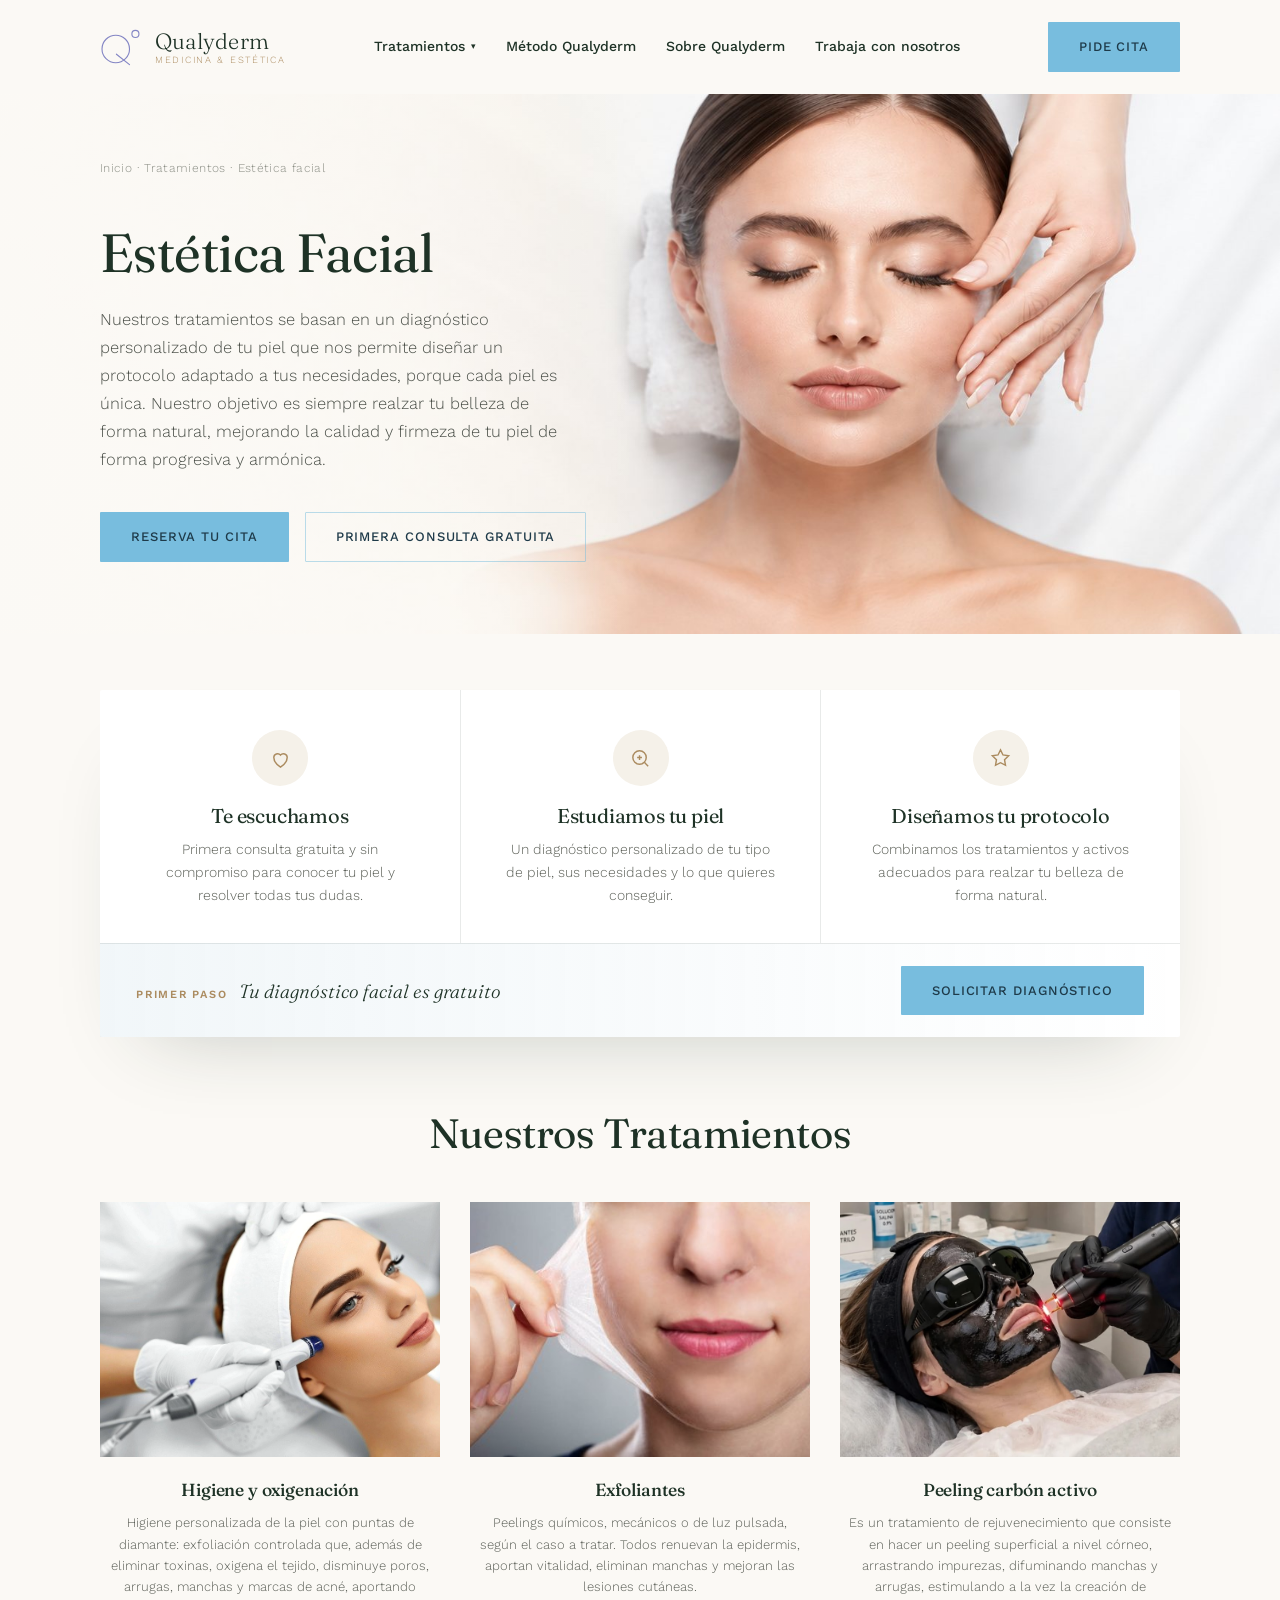
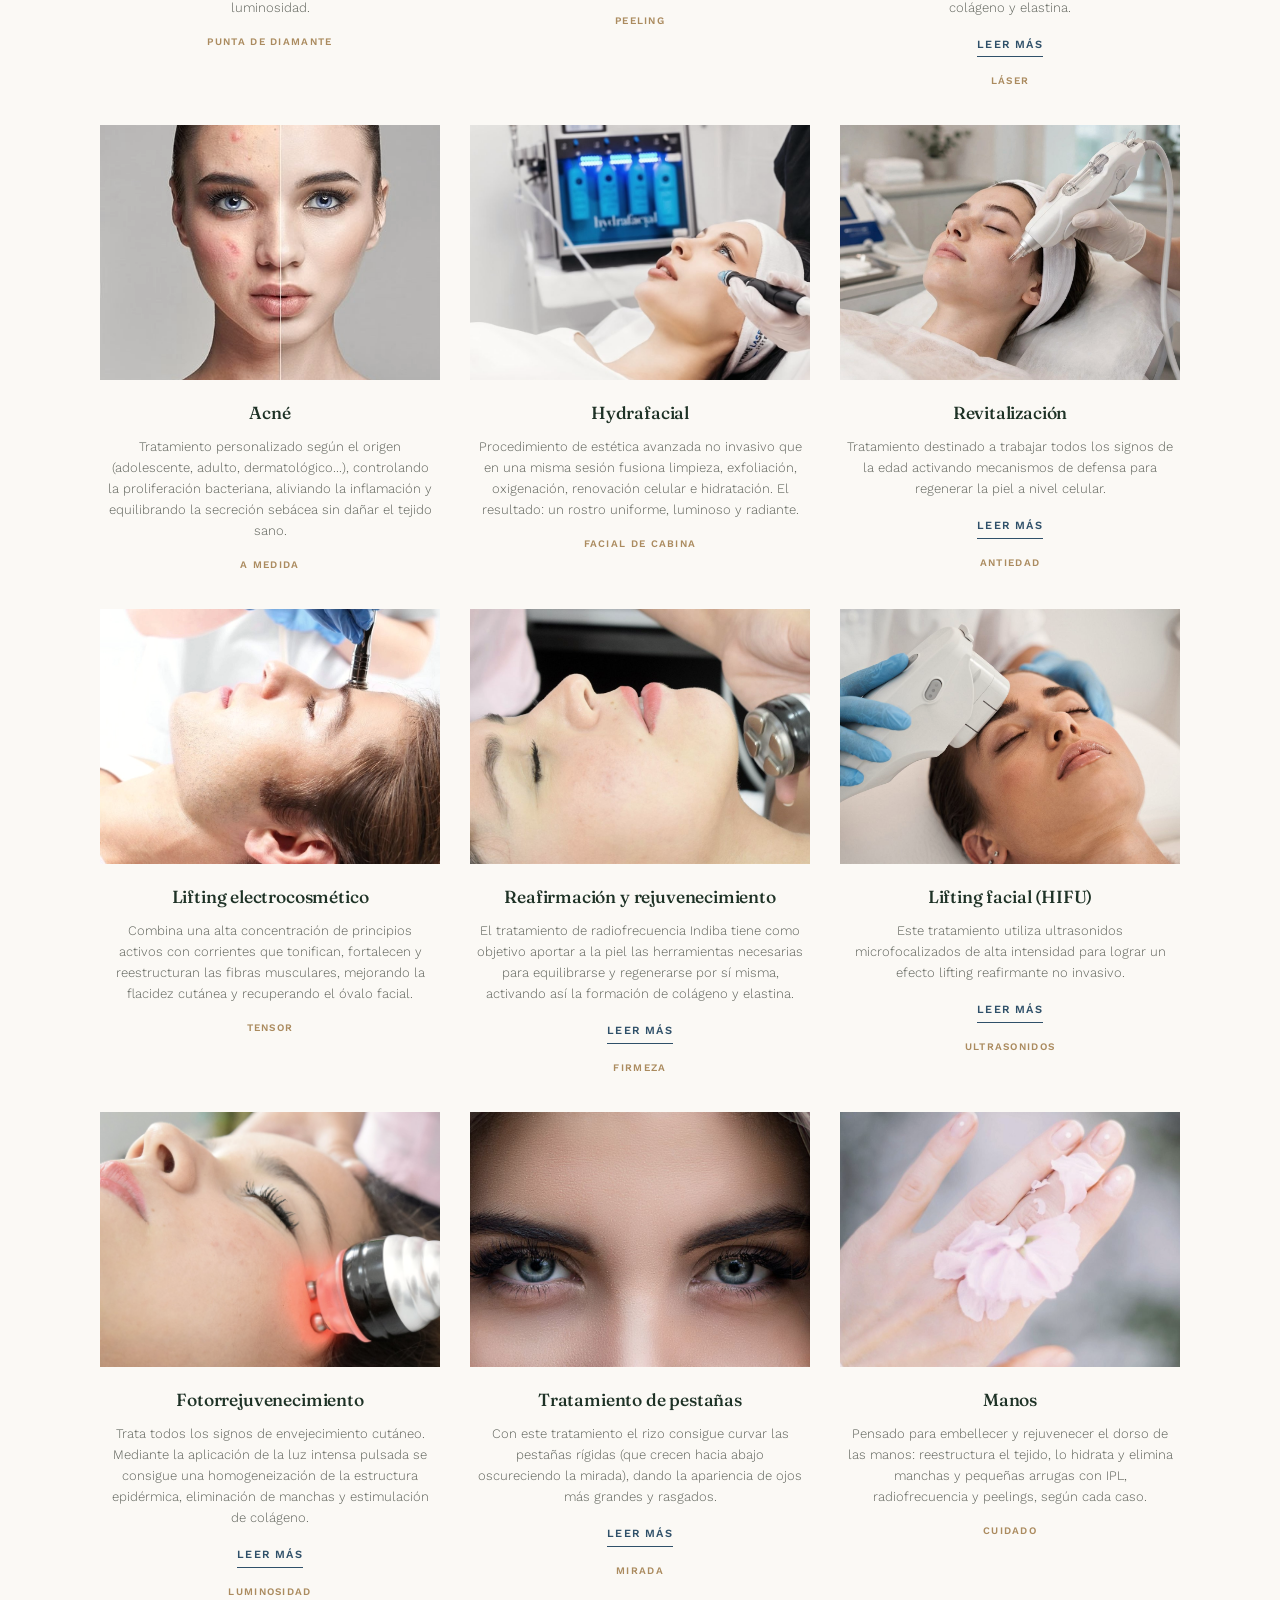
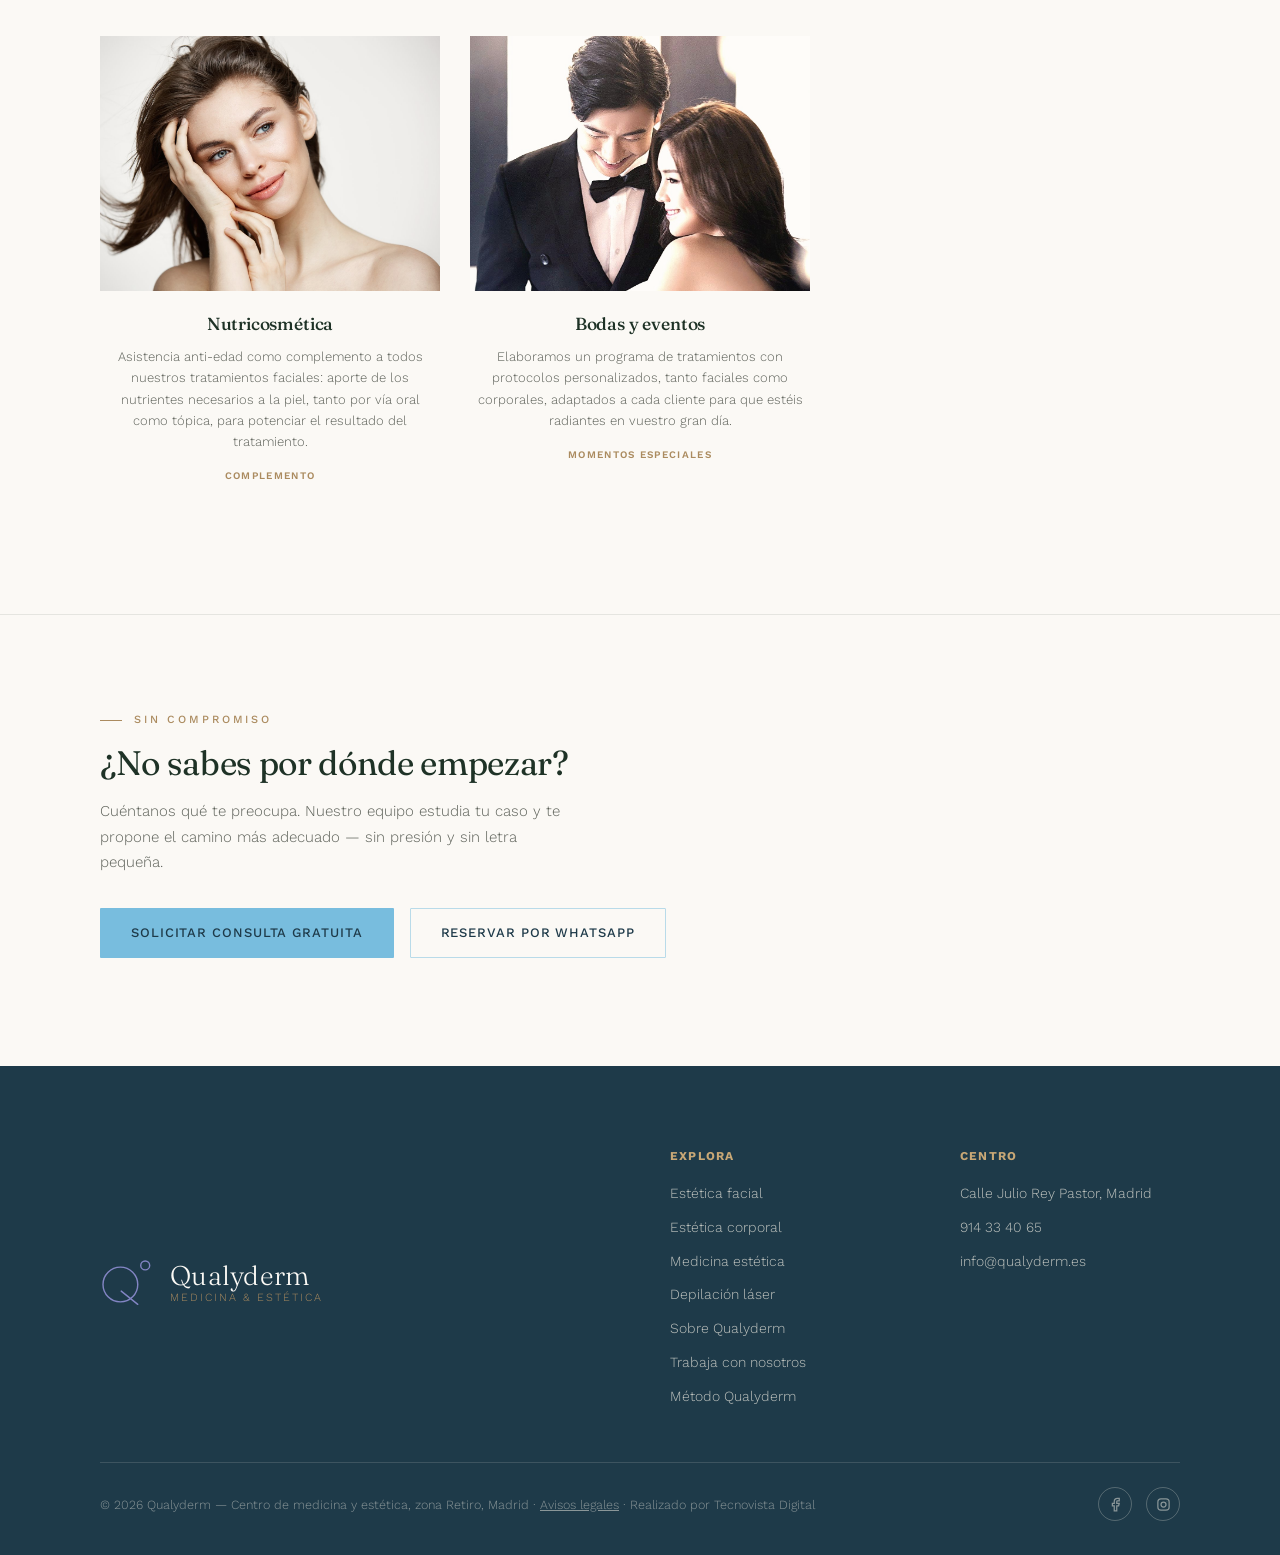
<file: paginas/estetica-facial.html>
<!DOCTYPE html>
<html lang="es">
<head>
<meta charset="UTF-8">
<meta name="viewport" content="width=device-width, initial-scale=1.0">
<link rel="icon" type="image/svg+xml" href="../assets/img/favicon.svg">
<title>Estética facial — Qualyderm · Medicina & Estética · Retiro, Madrid</title>
<meta name="description" content="Tratamientos de estética facial en Qualyderm (zona Retiro, Madrid): higiene y oxigenación, hydrafacial, lifting electrocosmético, exfoliantes, acné, manos y nutricosmética.">
<link rel="preconnect" href="https://fonts.googleapis.com">
<link rel="preconnect" href="https://fonts.gstatic.com" crossorigin>
<link href="https://fonts.googleapis.com/css2?family=Fraunces:ital,opsz,wght@0,9..144,300;0,9..144,400;0,9..144,500;0,9..144,600;1,9..144,400;1,9..144,500&family=Work+Sans:wght@300;400;500;600;700&display=swap" rel="stylesheet">
<link rel="stylesheet" href="../assets/css/interior8.css">
</head>
<body>

<!-- ================= HEADER ================= -->
<header id="siteHeader">
  <div class="wrap">
    <a href="../index.html" class="logo" aria-label="Qualyderm — inicio">
      <svg class="qmark" viewBox="0 0 64 58" fill="none" xmlns="http://www.w3.org/2000/svg" aria-hidden="true">
        <circle cx="24" cy="32" r="21" stroke="currentColor" stroke-width="1.7"/>
        <circle cx="54" cy="9" r="5.4" stroke="currentColor" stroke-width="1.7"/>
        <line x1="25" y1="40" x2="45" y2="56" stroke="currentColor" stroke-width="1.7" stroke-linecap="round"/>
      </svg>
      <span class="logo-text">
        <span class="name">Qualyderm</span>
        <span class="tag">Medicina &amp; Estética</span>
      </span>
    </a>
    <nav class="mainnav" id="mainnav">
      <div class="nav-dropdown">
        <a href="../index.html#tratamientos" class="dropdown-toggle">Tratamientos <span>▾</span></a>
        <div class="submenu">
          <a href="estetica-facial.html" aria-current="page">Estética Facial</a>
          <a href="estetica-corporal.html">Estética Corporal</a>
          <a href="medicina-estetica.html">Medicina Estética</a>
          <a href="depilacion-laser.html">Depilación Láser</a>
        </div>
      </div>
      <a href="../index.html#metodo">Método Qualyderm</a>
      <a href="la-clinica.html">Sobre Qualyderm</a>
      <a href="trabaja-con-nosotros.html">Trabaja con nosotros</a>
      <a href="https://wa.me/34635829674?text=Hola%2C%20me%20gustar%C3%ADa%20reservar%20una%20cita%20en%20Qualyderm" target="_blank" rel="noopener" class="nav-reserva">Pide cita</a>
    </nav>
    <div class="header-right">
      <a href="https://wa.me/34635829674?text=Hola%2C%20me%20gustar%C3%ADa%20reservar%20una%20cita%20en%20Qualyderm" target="_blank" rel="noopener" class="btn btn-primary">Pide cita</a>
      <button class="burger" id="burger" aria-label="Menú" aria-expanded="false"><span></span><span></span><span></span></button>
    </div>
  </div>
</header>

<!-- ================= PAGE HERO ================= -->
<section class="page-hero page-hero--photo">
  <div class="ph-media" aria-hidden="true"><img src="../assets/img/facial/hero-estetica-facial.jpg" alt="" fetchpriority="high"></div>
  <div class="wrap">
    <div class="crumbs" data-reveal><a href="../index.html">Inicio</a> · <a href="../index.html#tratamientos">Tratamientos</a> · <span>Estética facial</span></div>
    <h1 data-reveal style="transition-delay:.12s">Estética Facial</h1>
    <p class="lede" data-reveal style="transition-delay:.18s">Nuestros tratamientos se basan en un diagnóstico personalizado de tu piel que nos permite diseñar un protocolo adaptado a tus necesidades, porque cada piel es única. Nuestro objetivo es siempre realzar tu belleza de forma natural, mejorando la calidad y firmeza de tu piel de forma progresiva y armónica.</p>
    <div class="hero-ctas" data-reveal style="transition-delay:.24s">
      <a href="https://wa.me/34635829674?text=Hola%2C%20me%20gustar%C3%ADa%20reservar%20una%20cita%20en%20Qualyderm" target="_blank" rel="noopener" class="btn btn-primary">Reserva tu cita</a>
      <a href="../index.html#valoracion" class="btn btn-ghost">Primera consulta gratuita</a>
    </div>
  </div>
</section>

<!-- ================= TRATAMIENTOS ================= -->
<section class="treatments treatments--steps">
  <div class="wrap">
    <!-- Primeros pasos -->
    <div class="steps-card" data-reveal>
      <div class="steps-items">
        <div class="steps-item"><div class="steps-ico" aria-hidden="true"><svg viewBox="0 0 24 24" fill="none" stroke="currentColor" stroke-width="1.5"><path d="M12 21s-7-4.5-7-10a4 4 0 0 1 7-2.6A4 4 0 0 1 19 11c0 5.5-7 10-7 10z"/></svg></div><h3>Te escuchamos</h3><p>Primera consulta gratuita y sin compromiso para conocer tu piel y resolver todas tus dudas.</p></div>
        <div class="steps-item"><div class="steps-ico" aria-hidden="true"><svg viewBox="0 0 24 24" fill="none" stroke="currentColor" stroke-width="1.5"><circle cx="11" cy="11" r="7"/><path d="M20 20l-4-4M8.5 11h5M11 8.5v5"/></svg></div><h3>Estudiamos tu piel</h3><p>Un diagnóstico personalizado de tu tipo de piel, sus necesidades y lo que quieres conseguir.</p></div>
        <div class="steps-item"><div class="steps-ico" aria-hidden="true"><svg viewBox="0 0 24 24" fill="none" stroke="currentColor" stroke-width="1.5"><path d="M12 3l2.6 5.3 5.9.9-4.3 4.1 1 5.8L12 16.4 6.8 19.1l1-5.8L3.5 9.2l5.9-.9z"/></svg></div><h3>Diseñamos tu protocolo</h3><p>Combinamos los tratamientos y activos adecuados para realzar tu belleza de forma natural.</p></div>
      </div>
      <div class="steps-foot">
        <p><span>Primer paso</span>Tu diagnóstico facial es gratuito</p>
        <a href="../index.html#valoracion" class="btn btn-primary">Solicitar diagnóstico</a>
      </div>
    </div>

    <h2 class="treat-title" data-reveal>Nuestros Tratamientos</h2>

    <div class="treat-grid treat-grid--photos" data-reveal>
      <article class="treat">
        <div class="treat-img"><img src="../assets/img/facial/01-higiene-oxigenacion.jpg" alt="Higiene facial profunda con punta de diamante en Qualyderm" loading="lazy"></div>
        <div class="treat-body">
          <h3>Higiene y oxigenación</h3>
          <p>Higiene personalizada de la piel con puntas de diamante: exfoliación controlada que, además de eliminar toxinas, oxigena el tejido, disminuye poros, arrugas, manchas y marcas de acné, aportando luminosidad.</p>
          <span class="treat-tag">Punta de diamante</span>
        </div>
      </article>
      <article class="treat">
        <div class="treat-img"><img src="../assets/img/facial/02-exfoliantes.jpg" alt="Tratamiento exfoliante facial en Qualyderm" loading="lazy"></div>
        <div class="treat-body">
          <h3>Exfoliantes</h3>
          <p>Peelings químicos, mecánicos o de luz pulsada, según el caso a tratar. Todos renuevan la epidermis, aportan vitalidad, eliminan manchas y mejoran las lesiones cutáneas.</p>
          <span class="treat-tag">Peeling</span>
        </div>
      </article>
      <article class="treat">
        <div class="treat-img"><img src="../assets/img/facial/03-peeling-carbon-activo.jpg" alt="Peeling de carbón activo en Qualyderm" loading="lazy"></div>
        <div class="treat-body">
          <h3>Peeling carbón activo</h3>
          <p>Es un tratamiento de rejuvenecimiento que consiste en hacer un peeling superficial a nivel córneo, arrastrando impurezas, difuminando manchas y arrugas, estimulando a la vez la creación de colágeno y elastina.</p>
          <details class="treat-more">
            <summary></summary>
            <p>Esto se consigue aplicando una mascarilla de carbono activo y láser. Este tratamiento consigue renovar la piel igualando el tono del tejido, activando la regeneración de fibras de colágeno y elastina, difuminando manchas y arrugas en el rostro, escote y manos, consiguiendo una piel luminosa y rejuvenecida.</p>
          </details>
          <span class="treat-tag">Láser</span>
        </div>
      </article>
      <article class="treat">
        <div class="treat-img"><img src="../assets/img/facial/04-acne.jpg" alt="Tratamiento de acné en Qualyderm" loading="lazy"></div>
        <div class="treat-body">
          <h3>Acné</h3>
          <p>Tratamiento personalizado según el origen (adolescente, adulto, dermatológico...), controlando la proliferación bacteriana, aliviando la inflamación y equilibrando la secreción sebácea sin dañar el tejido sano.</p>
          <span class="treat-tag">A medida</span>
        </div>
      </article>
      <article class="treat">
        <div class="treat-img"><img src="../assets/img/facial/05-hydrafacial.jpg" alt="Tratamiento Hydrafacial en Qualyderm" loading="lazy"></div>
        <div class="treat-body">
          <h3>Hydrafacial</h3>
          <p>Procedimiento de estética avanzada no invasivo que en una misma sesión fusiona limpieza, exfoliación, oxigenación, renovación celular e hidratación. El resultado: un rostro uniforme, luminoso y radiante.</p>
          <span class="treat-tag">Facial de cabina</span>
        </div>
      </article>
      <article class="treat">
        <div class="treat-img"><img src="../assets/img/facial/06-revitalizacion.jpg" alt="Tratamiento de revitalización facial con aparatología en Qualyderm" loading="lazy"></div>
        <div class="treat-body">
          <h3>Revitalización</h3>
          <p>Tratamiento destinado a trabajar todos los signos de la edad activando mecanismos de defensa para regenerar la piel a nivel celular.</p>
          <details class="treat-more">
            <summary></summary>
            <p>Está indicado en casos de fotoenvejecimiento y dermatitis atópica. Combina novedosa aparatología capaz de penetrar activos en las capas más profundas del tejido, de modo que, a través de un cóctel personalizado a base de exosomas, péptidos, aminoácidos, proteínas y factores de crecimiento, mejoramos y aportamos luminosidad a la piel.</p>
          </details>
          <span class="treat-tag">Antiedad</span>
        </div>
      </article>
      <article class="treat">
        <div class="treat-img"><img src="../assets/img/facial/07-lifting-electrocosmetico.jpg" alt="Lifting electrocosmético en Qualyderm" loading="lazy"></div>
        <div class="treat-body">
          <h3>Lifting electrocosmético</h3>
          <p>Combina una alta concentración de principios activos con corrientes que tonifican, fortalecen y reestructuran las fibras musculares, mejorando la flacidez cutánea y recuperando el óvalo facial.</p>
          <span class="treat-tag">Tensor</span>
        </div>
      </article>
      <article class="treat">
        <div class="treat-img"><img src="../assets/img/facial/08-reafirmacion-rejuvenecimiento.jpg" alt="Tratamiento de reafirmación y rejuvenecimiento facial en Qualyderm" loading="lazy"></div>
        <div class="treat-body">
          <h3>Reafirmación y rejuvenecimiento</h3>
          <p>El tratamiento de radiofrecuencia Indiba tiene como objetivo aportar a la piel las herramientas necesarias para equilibrarse y regenerarse por sí misma, activando así la formación de colágeno y elastina.</p>
          <details class="treat-more">
            <summary></summary>
            <p>Previene la flacidez y recupera la elasticidad y calidad de la piel, remodelando el óvalo, los surcos nasogenianos, los párpados, los pómulos y el escote.</p>
          </details>
          <span class="treat-tag">Firmeza</span>
        </div>
      </article>
      <article class="treat">
        <div class="treat-img"><img src="../assets/img/facial/09-lifting-facial-hifu.jpg" alt="Lifting facial con HIFU en Qualyderm" loading="lazy"></div>
        <div class="treat-body">
          <h3>Lifting facial (HIFU)</h3>
          <p>Este tratamiento utiliza ultrasonidos microfocalizados de alta intensidad para lograr un efecto lifting reafirmante no invasivo.</p>
          <details class="treat-more">
            <summary></summary>
            <p>Actúa de forma precisa y potente sobre las capas más profundas de la piel, tensando y retrayendo los tejidos, y estimula la formación de colágeno en el SMAS —estructura que sostiene la piel—, alcanzando puntos de termocoagulación de 65-75 ºC.</p>
            <p>Gracias a nuestro exclusivo método, personalizamos cada tratamiento según las necesidades de cada rostro. Con siete niveles de profundidad, tratamos cada zona de forma específica para conseguir resultados visibles, duraderos y completamente adaptados a ti. El aliado perfecto para una piel más firme, tersa y rejuvenecida.</p>
          </details>
          <span class="treat-tag">Ultrasonidos</span>
        </div>
      </article>
      <article class="treat">
        <div class="treat-img"><img src="../assets/img/facial/10-fotorrejuvenecimiento.jpg" alt="Tratamiento de fotorrejuvenecimiento facial en Qualyderm" loading="lazy"></div>
        <div class="treat-body">
          <h3>Fotorrejuvenecimiento</h3>
          <p>Trata todos los signos de envejecimiento cutáneo. Mediante la aplicación de la luz intensa pulsada se consigue una homogeneización de la estructura epidérmica, eliminación de manchas y estimulación de colágeno.</p>
          <details class="treat-more">
            <summary></summary>
            <p>También actúa sobre lesiones vasculares benignas (telangiectasias, rosácea) y discromías (hiperpigmentaciones, léntigos, cicatrices de acné). Puede aplicarse de forma eficaz en rostro, cuello, escote y manos, mejorando y rejuveneciendo la piel de forma notable y duradera.</p>
          </details>
          <span class="treat-tag">Luminosidad</span>
        </div>
      </article>
      <article class="treat">
        <div class="treat-img"><img src="../assets/img/facial/11-pestanas.jpg" alt="Tratamiento de pestañas en Qualyderm" loading="lazy"></div>
        <div class="treat-body">
          <h3>Tratamiento de pestañas</h3>
          <p>Con este tratamiento el rizo consigue curvar las pestañas rígidas (que crecen hacia abajo oscureciendo la mirada), dando la apariencia de ojos más grandes y rasgados.</p>
          <details class="treat-more">
            <summary></summary>
            <p>El tinte las oscurece, sobre todo en las puntas (que suelen estar más claras), consiguiendo una mirada grande y almendrada con pestañas más largas.</p>
          </details>
          <span class="treat-tag">Mirada</span>
        </div>
      </article>
      <article class="treat">
        <div class="treat-img"><img src="../assets/img/facial/12-manos.jpg" alt="Tratamiento de manos en Qualyderm" loading="lazy"></div>
        <div class="treat-body">
          <h3>Manos</h3>
          <p>Pensado para embellecer y rejuvenecer el dorso de las manos: reestructura el tejido, lo hidrata y elimina manchas y pequeñas arrugas con IPL, radiofrecuencia y peelings, según cada caso.</p>
          <span class="treat-tag">Cuidado</span>
        </div>
      </article>
      <article class="treat">
        <div class="treat-img"><img src="../assets/img/facial/13-nutricosmetica.jpg" alt="Nutricosmética en Qualyderm" loading="lazy"></div>
        <div class="treat-body">
          <h3>Nutricosmética</h3>
          <p>Asistencia anti-edad como complemento a todos nuestros tratamientos faciales: aporte de los nutrientes necesarios a la piel, tanto por vía oral como tópica, para potenciar el resultado del tratamiento.</p>
          <span class="treat-tag">Complemento</span>
        </div>
      </article>
      <article class="treat">
        <div class="treat-img"><img src="../assets/img/facial/14-bodas-eventos.jpg" alt="Pareja preparada para su boda tras tratamientos Qualyderm" loading="lazy"></div>
        <div class="treat-body">
          <h3>Bodas y eventos</h3>
          <p>Elaboramos un programa de tratamientos con protocolos personalizados, tanto faciales como corporales, adaptados a cada cliente para que estéis radiantes en vuestro gran día.</p>
          <span class="treat-tag">Momentos especiales</span>
        </div>
      </article>
    </div>
  </div>
</section>

<!-- ================= CTA ================= -->
<section class="closing">
  <div class="wrap" data-reveal>
    <div class="eyebrow">Sin compromiso</div>
    <h2>¿No sabes por dónde empezar?</h2>
    <p>Cuéntanos qué te preocupa. Nuestro equipo estudia tu caso y te propone el camino más adecuado — sin presión y sin letra pequeña.</p>
    <div class="btns">
      <a href="../index.html#valoracion" class="btn btn-primary">Solicitar consulta gratuita</a>
      <a href="https://wa.me/34635829674?text=Hola%2C%20me%20gustar%C3%ADa%20reservar%20una%20cita%20en%20Qualyderm" target="_blank" rel="noopener" class="btn btn-ghost">Reservar por WhatsApp</a>
    </div>
  </div>
</section>

<!-- ================= FOOTER ================= -->
<footer>
  <div class="wrap">
    <div class="footer-top">
      <a href="../index.html" class="logo" aria-label="Qualyderm — inicio">
        <svg class="qmark" viewBox="0 0 64 58" fill="none" xmlns="http://www.w3.org/2000/svg" aria-hidden="true">
          <circle cx="24" cy="32" r="21" stroke="currentColor" stroke-width="1.7"/>
          <circle cx="54" cy="9" r="5.4" stroke="currentColor" stroke-width="1.7"/>
          <line x1="25" y1="40" x2="45" y2="56" stroke="currentColor" stroke-width="1.7" stroke-linecap="round"/>
        </svg>
        <span class="logo-text">
          <span class="name">Qualyderm</span>
          <span class="tag">Medicina &amp; Estética</span>
        </span>
      </a>
      <div class="fcols">
        <div class="fcol">
          <h5>Explora</h5>
          <a href="estetica-facial.html">Estética facial</a>
          <a href="estetica-corporal.html">Estética corporal</a>
          <a href="medicina-estetica.html">Medicina estética</a>
          <a href="depilacion-laser.html">Depilación láser</a>
          <a href="la-clinica.html">Sobre Qualyderm</a>
          <a href="trabaja-con-nosotros.html">Trabaja con nosotros</a>
          <a href="../index.html#metodo">Método Qualyderm</a>
        </div>
        <div class="fcol">
          <h5>Centro</h5>
          <a href="../index.html#contacto">Calle Julio Rey Pastor, Madrid</a>
          <a href="tel:914334065">914 33 40 65</a>
          <a href="mailto:info@qualyderm.es">info@qualyderm.es</a>
        </div>
      </div>
    </div>
    <div class="footer-bottom">
      <div>© 2026 Qualyderm — Centro de medicina y estética, zona Retiro, Madrid · <a href="aviso-legal.html" style="text-decoration:underline;">Avisos legales</a> · Realizado por <a href="https://www.tecnovistadigital.com" target="_blank" rel="noopener">Tecnovista Digital</a></div>
      <div class="socials">
        <a href="https://www.facebook.com/qualyderm.medicinaestetica" aria-label="Facebook"><svg width="15" height="15" viewBox="0 0 24 24" fill="none" stroke="currentColor" stroke-width="2"><path d="M18 2h-3a5 5 0 0 0-5 5v3H7v4h3v8h4v-8h3l1-4h-4V7a1 1 0 0 1 1-1h3z"/></svg></a>
        <a href="https://www.instagram.com/qualyderm.madrid" target="_blank" rel="noopener" aria-label="Instagram"><svg width="15" height="15" viewBox="0 0 24 24" fill="none" stroke="currentColor" stroke-width="2"><rect x="3" y="3" width="18" height="18" rx="5"/><circle cx="12" cy="12" r="4"/><circle cx="17.5" cy="6.5" r="0.6" fill="currentColor" stroke="none"/></svg></a>
      </div>
    </div>
  </div>
</footer>

<!-- ================= BARRA FIJA MÓVIL ================= -->
<div class="mobilebar">
  <a href="https://wa.me/34635829674?text=Hola%2C%20me%20gustar%C3%ADa%20informaci%C3%B3n%20sobre%20un%20tratamiento%20en%20Qualyderm" target="_blank" rel="noopener" class="mb-wa">
    <svg viewBox="0 0 24 24" fill="currentColor"><path d="M12 2a10 10 0 0 0-8.6 15l-1.4 5 5.2-1.4A10 10 0 1 0 12 2zm5.5 14.2c-.2.6-1.3 1.2-1.8 1.2-.5.1-1 .2-3.3-.7-2.7-1.1-4.4-3.9-4.6-4.1-.1-.2-1-1.4-1-2.6s.6-1.8.9-2.1c.2-.2.5-.3.7-.3h.5c.2 0 .4 0 .6.5l.8 2c.1.2.1.3 0 .5l-.4.5-.3.3c-.1.2-.3.3-.1.6.2.3.8 1.3 1.7 2.1 1.2 1 2.1 1.4 2.4 1.5.3.1.5.1.7-.1l.9-1c.2-.3.4-.2.7-.1l2 .9c.3.2.5.2.6.4.1.1.1.7-.1 1.3z"/></svg>
    WhatsApp
  </a>
  <a href="https://wa.me/34635829674?text=Hola%2C%20me%20gustar%C3%ADa%20reservar%20una%20cita%20en%20Qualyderm" target="_blank" rel="noopener" class="mb-book">
    <svg viewBox="0 0 24 24" fill="none" stroke="currentColor" stroke-width="2"><rect x="3" y="5" width="18" height="16" rx="1"/><path d="M3 9h18M8 3v4M16 3v4"/></svg>
    Pide cita
  </a>
</div>

<script src="../assets/js/interior3.js"></script>
</body>
</html>
</file>
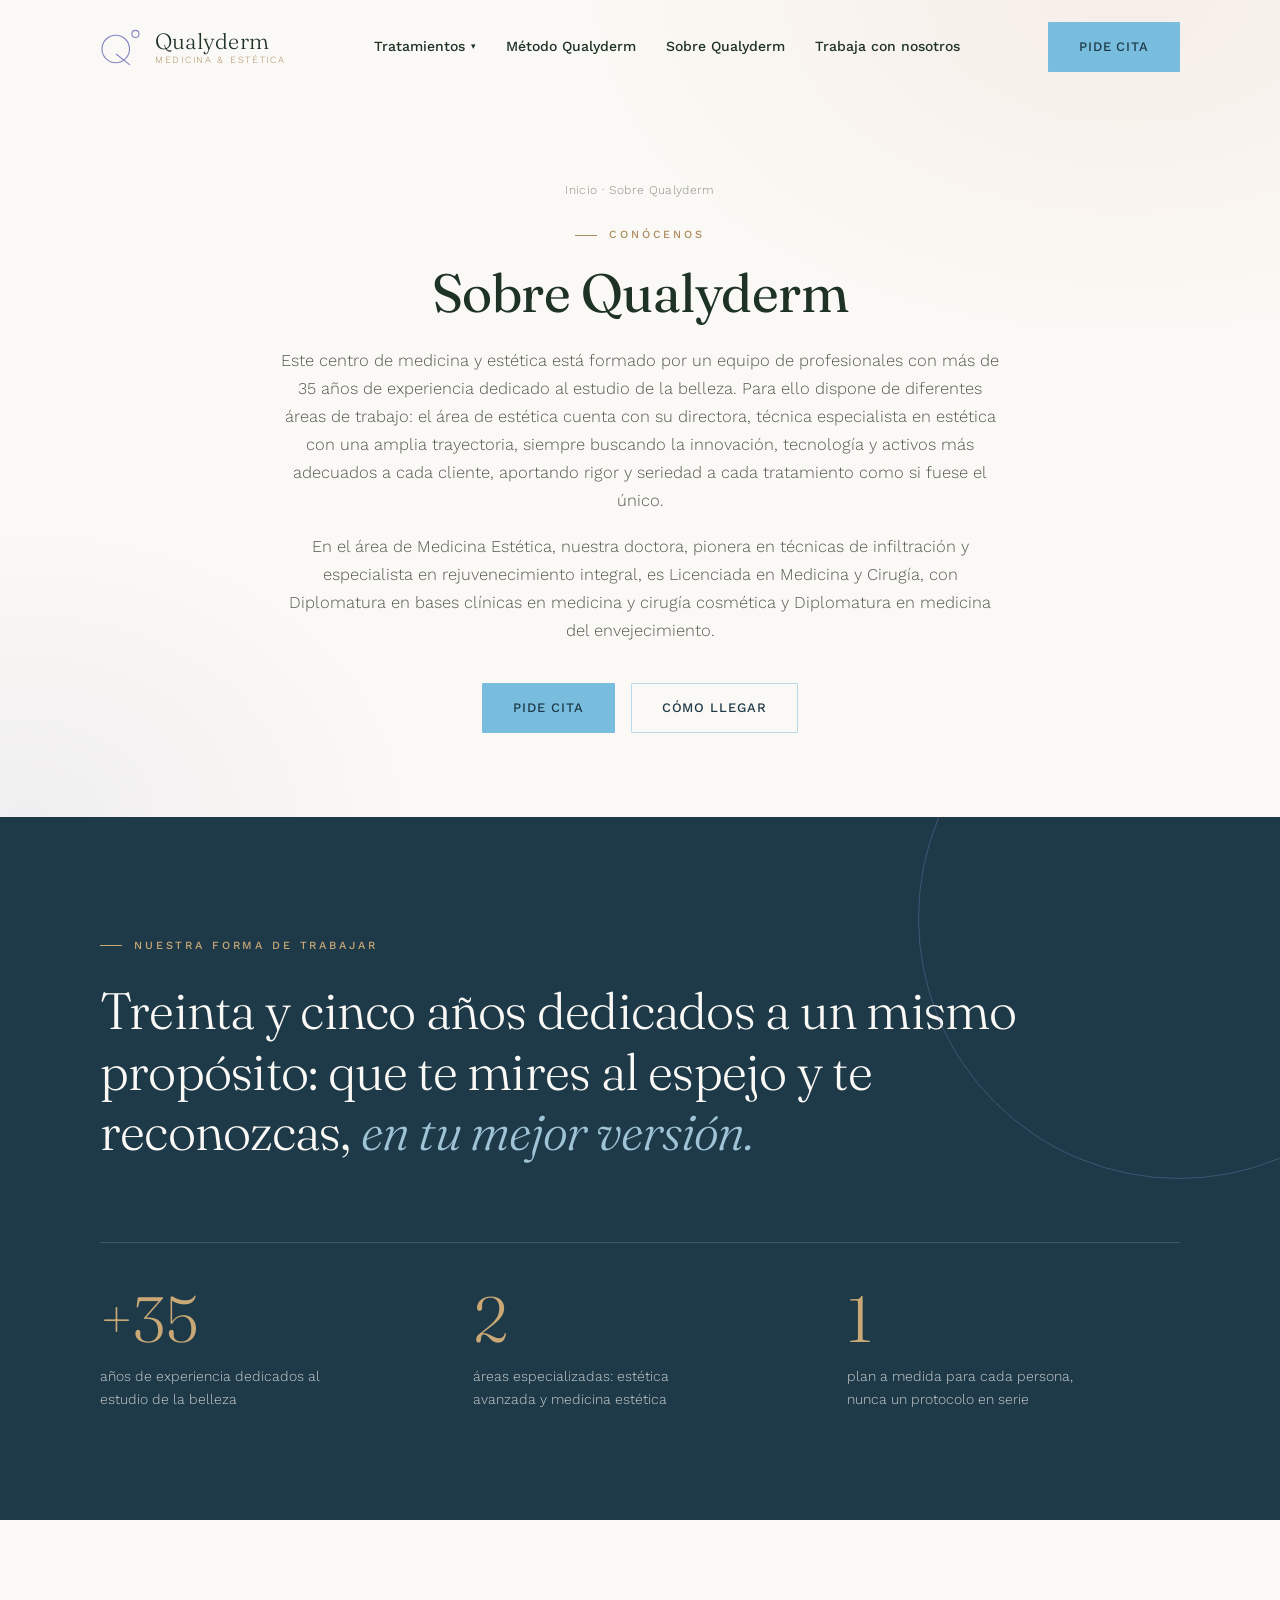
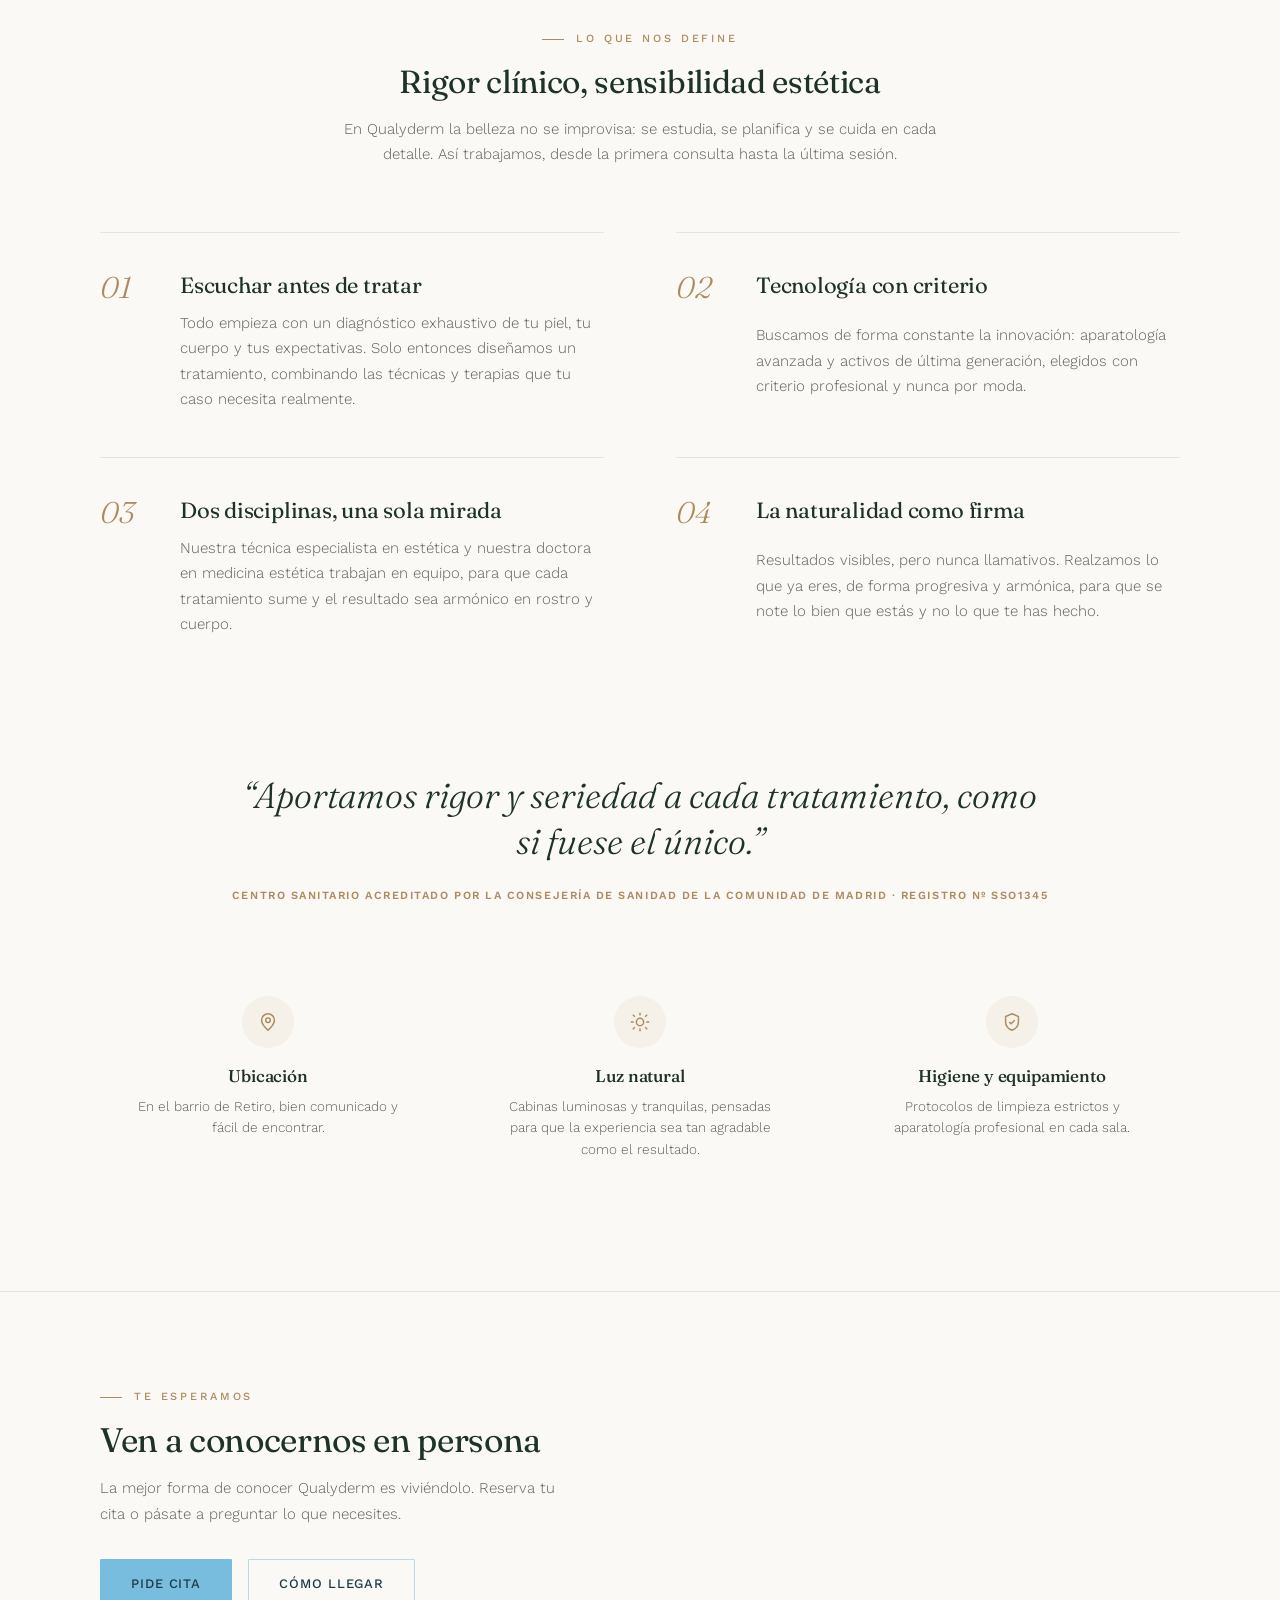
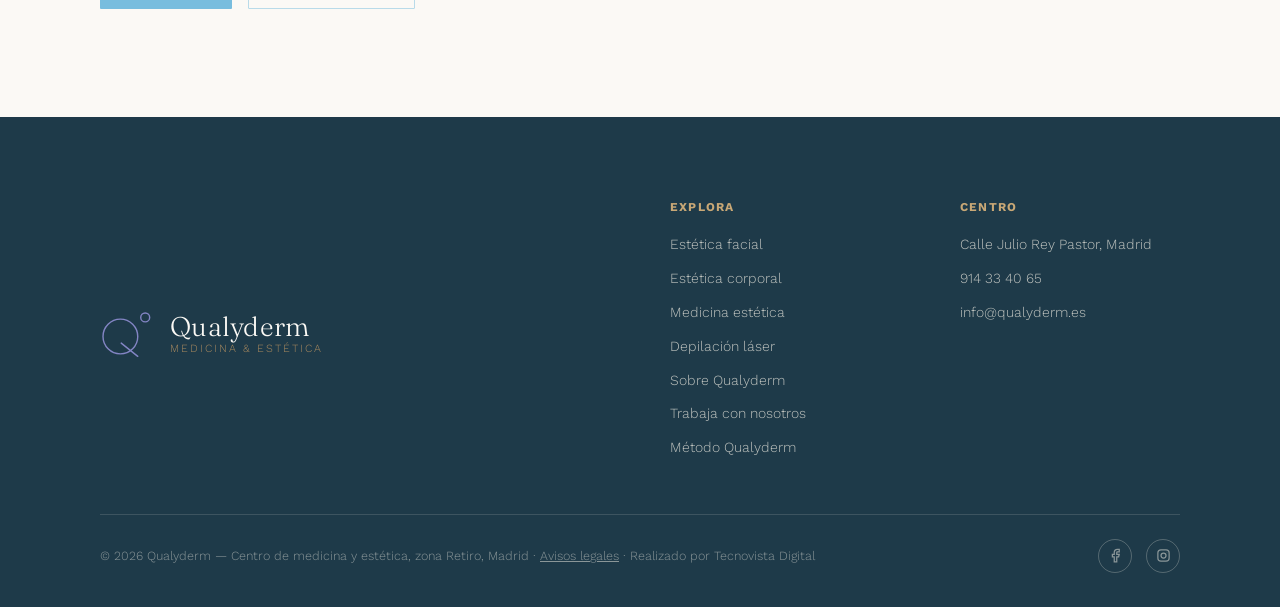
<file: paginas/la-clinica.html>
<!DOCTYPE html>
<html lang="es">
<head>
<meta charset="UTF-8">
<meta name="viewport" content="width=device-width, initial-scale=1.0">
<link rel="icon" type="image/svg+xml" href="../assets/img/favicon.svg">
<title>Sobre Qualyderm | Qualyderm · Retiro, Madrid</title>
<meta name="description" content="Conoce el equipo y el espacio de Qualyderm en el barrio de Retiro (Madrid): más de 35 años de experiencia, área de estética y de medicina estética.">
<meta property="og:title" content="Sobre Qualyderm | Qualyderm">
<meta property="og:description" content="Más de 35 años de experiencia, estética avanzada y medicina estética en pleno Retiro, Madrid. Rigor clínico, sensibilidad estética y resultados naturales.">
<meta property="og:type" content="website">
<meta property="og:locale" content="es_ES">
<link rel="canonical" href="https://qualyderm.es/paginas/la-clinica.html">
<link rel="preconnect" href="https://fonts.googleapis.com">
<link rel="preconnect" href="https://fonts.gstatic.com" crossorigin>
<link href="https://fonts.googleapis.com/css2?family=Fraunces:ital,opsz,wght@0,9..144,300;0,9..144,400;0,9..144,500;0,9..144,600;1,9..144,400;1,9..144,500&family=Work+Sans:wght@300;400;500;600;700&display=swap" rel="stylesheet">
<link rel="stylesheet" href="../assets/css/interior8.css">
<style>
/* Estilos propios de "Sobre Qualyderm" (en la página para no tocar el CSS común y su caché) */
.about-manifesto{background:var(--azul-oscuro);color:var(--marfil);padding:120px 0 110px;position:relative;overflow:hidden;}
.about-manifesto::after{
  content:'';position:absolute;right:-160px;top:-160px;width:520px;height:520px;border-radius:50%;
  border:1px solid rgba(131,133,196,.35);pointer-events:none;
}
.about-manifesto .eyebrow{color:var(--bronce-luz);}
.am-statement{
  font-family:'Fraunces',serif;font-weight:300;font-size:clamp(28px,4vw,52px);line-height:1.18;
  letter-spacing:-.015em;max-width:940px;margin-top:26px;color:var(--marfil);
}
.am-statement em{font-style:italic;color:var(--celeste);}
.am-stats{
  display:grid;grid-template-columns:repeat(3,1fr);gap:40px;margin-top:80px;
  padding-top:44px;border-top:1px solid rgba(251,249,245,.16);
}
.am-num{display:block;font-family:'Fraunces',serif;font-weight:300;font-size:clamp(46px,5vw,68px);line-height:1;color:var(--bronce-luz);}
.am-lbl{display:block;margin-top:14px;font-size:14px;font-weight:300;line-height:1.6;color:rgba(251,249,245,.78);max-width:260px;}

.about-work .treat-intro{margin-left:auto;margin-right:auto;text-align:center;}
.about-work .treat-intro .eyebrow{justify-content:center;}
.aw-pillars{list-style:none;margin:0;padding:0;display:grid;grid-template-columns:repeat(2,1fr);gap:0 72px;}
.aw-pillars li{padding:40px 0 44px;border-top:1px solid var(--linea);display:grid;grid-template-columns:72px 1fr;column-gap:8px;}
.aw-n{grid-row:span 2;font-family:'Fraunces',serif;font-style:italic;font-size:30px;line-height:1;color:var(--bronce);}
.aw-pillars h3{font-size:22px;font-weight:400;margin-bottom:12px;}
.aw-pillars p{font-size:15px;font-weight:300;color:#5b5f57;line-height:1.7;}

.aw-quote{margin:90px auto 0;max-width:820px;text-align:center;}
.aw-quote blockquote{font-family:'Fraunces',serif;font-style:italic;font-weight:300;font-size:clamp(24px,3vw,36px);line-height:1.3;color:var(--verde);}
.aw-quote figcaption{margin-top:22px;font-size:11px;letter-spacing:.14em;text-transform:uppercase;color:var(--bronce);font-weight:600;line-height:1.7;}

@media (max-width:860px){
  .about-manifesto{padding:84px 0 80px;}
  .am-stats{grid-template-columns:1fr;gap:30px;margin-top:56px;}
  .aw-pillars{grid-template-columns:1fr;}
  .aw-pillars li{grid-template-columns:52px 1fr;padding:32px 0 34px;}
  .aw-n{font-size:24px;}
  .aw-quote{margin-top:64px;}
}
</style>
</head>
<body>

<!-- ================= HEADER ================= -->
<header id="siteHeader">
  <div class="wrap">
    <a href="../index.html" class="logo" aria-label="Qualyderm — inicio">
      <svg class="qmark" viewBox="0 0 64 58" fill="none" xmlns="http://www.w3.org/2000/svg" aria-hidden="true">
        <circle cx="24" cy="32" r="21" stroke="currentColor" stroke-width="1.7"/>
        <circle cx="54" cy="9" r="5.4" stroke="currentColor" stroke-width="1.7"/>
        <line x1="25" y1="40" x2="45" y2="56" stroke="currentColor" stroke-width="1.7" stroke-linecap="round"/>
      </svg>
      <span class="logo-text">
        <span class="name">Qualyderm</span>
        <span class="tag">Medicina &amp; Estética</span>
      </span>
    </a>
    <nav class="mainnav" id="mainnav">
      <div class="nav-dropdown">
        <a href="../index.html#tratamientos" class="dropdown-toggle">Tratamientos <span>▾</span></a>
        <div class="submenu">
          <a href="estetica-facial.html">Estética Facial</a>
          <a href="estetica-corporal.html">Estética Corporal</a>
          <a href="medicina-estetica.html">Medicina Estética</a>
          <a href="depilacion-laser.html">Depilación Láser</a>
        </div>
      </div>
      <a href="../index.html#metodo">Método Qualyderm</a>
      <a href="la-clinica.html" aria-current="page">Sobre Qualyderm</a>
      <a href="trabaja-con-nosotros.html">Trabaja con nosotros</a>
      <a href="https://wa.me/34635829674?text=Hola%2C%20me%20gustar%C3%ADa%20reservar%20una%20cita%20en%20Qualyderm" target="_blank" rel="noopener" class="nav-reserva">Pide cita</a>
    </nav>
    <div class="header-right">
      <a href="https://wa.me/34635829674?text=Hola%2C%20me%20gustar%C3%ADa%20reservar%20una%20cita%20en%20Qualyderm" target="_blank" rel="noopener" class="btn btn-primary">Pide cita</a>
      <button class="burger" id="burger" aria-label="Menú" aria-expanded="false"><span></span><span></span><span></span></button>
    </div>
  </div>
</header>

<!-- ================= PAGE HERO ================= -->
<section class="page-hero page-hero--center">
  <div class="wrap">
    <div class="crumbs" data-reveal><a href="../index.html">Inicio</a> · <span>Sobre Qualyderm</span></div>
    <div class="eyebrow" data-reveal style="transition-delay:.06s">Conócenos</div>
    <h1 data-reveal style="transition-delay:.12s">Sobre Qualyderm</h1>
    <p class="lede" data-reveal style="transition-delay:.18s;max-width:720px">Este centro de medicina y estética está formado por un equipo de profesionales con más de 35 años de experiencia dedicado al estudio de la belleza. Para ello dispone de diferentes áreas de trabajo: el área de estética cuenta con su directora, técnica especialista en estética con una amplia trayectoria, siempre buscando la innovación, tecnología y activos más adecuados a cada cliente, aportando rigor y seriedad a cada tratamiento como si fuese el único.</p>
    <p class="lede" data-reveal style="transition-delay:.2s;max-width:720px;margin-top:18px">En el área de Medicina Estética, nuestra doctora, pionera en técnicas de infiltración y especialista en rejuvenecimiento integral, es Licenciada en Medicina y Cirugía, con Diplomatura en bases clínicas en medicina y cirugía cosmética y Diplomatura en medicina del envejecimiento.</p>
    <div class="hero-ctas" data-reveal style="transition-delay:.24s">
      <a href="https://wa.me/34635829674?text=Hola%2C%20me%20gustar%C3%ADa%20reservar%20una%20cita%20en%20Qualyderm" target="_blank" rel="noopener" class="btn btn-primary">Pide cita</a>
      <a href="https://www.google.com/maps/dir/?api=1&destination=Qualyderm+Calle+Julio+Rey+Pastor+Madrid" target="_blank" rel="noopener" class="btn btn-ghost">Cómo llegar</a>
    </div>
  </div>
</section>

<!-- ================= MANIFIESTO ================= -->
<section class="about-manifesto">
  <div class="wrap">
    <div class="eyebrow" data-reveal>Nuestra forma de trabajar</div>
    <p class="am-statement" data-reveal style="transition-delay:.08s">Treinta y cinco años dedicados a un mismo propósito: que te mires al espejo y te reconozcas, <em>en tu mejor versión.</em></p>
    <div class="am-stats" data-reveal style="transition-delay:.16s">
      <div><span class="am-num">+35</span><span class="am-lbl">años de experiencia dedicados al estudio de la belleza</span></div>
      <div><span class="am-num">2</span><span class="am-lbl">áreas especializadas: estética avanzada y medicina estética</span></div>
      <div><span class="am-num">1</span><span class="am-lbl">plan a medida para cada persona, nunca un protocolo en serie</span></div>
    </div>
  </div>
</section>

<!-- ================= MÉTODO ================= -->
<section class="treatments about-work">
  <div class="wrap">
    <div class="treat-intro" data-reveal>
      <div class="eyebrow">Lo que nos define</div>
      <h2>Rigor clínico, sensibilidad estética</h2>
      <p>En Qualyderm la belleza no se improvisa: se estudia, se planifica y se cuida en cada detalle. Así trabajamos, desde la primera consulta hasta la última sesión.</p>
    </div>

    <ol class="aw-pillars" data-reveal>
      <li>
        <span class="aw-n">01</span>
        <h3>Escuchar antes de tratar</h3>
        <p>Todo empieza con un diagnóstico exhaustivo de tu piel, tu cuerpo y tus expectativas. Solo entonces diseñamos un tratamiento, combinando las técnicas y terapias que tu caso necesita realmente.</p>
      </li>
      <li>
        <span class="aw-n">02</span>
        <h3>Tecnología con criterio</h3>
        <p>Buscamos de forma constante la innovación: aparatología avanzada y activos de última generación, elegidos con criterio profesional y nunca por moda.</p>
      </li>
      <li>
        <span class="aw-n">03</span>
        <h3>Dos disciplinas, una sola mirada</h3>
        <p>Nuestra técnica especialista en estética y nuestra doctora en medicina estética trabajan en equipo, para que cada tratamiento sume y el resultado sea armónico en rostro y cuerpo.</p>
      </li>
      <li>
        <span class="aw-n">04</span>
        <h3>La naturalidad como firma</h3>
        <p>Resultados visibles, pero nunca llamativos. Realzamos lo que ya eres, de forma progresiva y armónica, para que se note lo bien que estás y no lo que te has hecho.</p>
      </li>
    </ol>

    <figure class="aw-quote" data-reveal>
      <blockquote>“Aportamos rigor y seriedad a cada tratamiento, como si fuese el único.”</blockquote>
      <figcaption>Centro sanitario acreditado por la Consejería de Sanidad de la Comunidad de Madrid · Registro&nbsp;nº&nbsp;SSO1345</figcaption>
    </figure>

    <div class="clinic-features" data-reveal>
      <div>
        <div class="cf-icon"><svg viewBox="0 0 24 24" fill="none" stroke="currentColor" stroke-width="1.6"><path d="M12 21s-7-6.5-7-11a7 7 0 1 1 14 0c0 4.5-7 11-7 11z"/><circle cx="12" cy="10" r="2.5"/></svg></div>
        <h3>Ubicación</h3>
        <p>En el barrio de Retiro, bien comunicado y fácil de encontrar.</p>
      </div>
      <div>
        <div class="cf-icon"><svg viewBox="0 0 24 24" fill="none" stroke="currentColor" stroke-width="1.6"><circle cx="12" cy="12" r="4"/><path d="M12 2v3M12 19v3M4.2 4.2l2.1 2.1M17.7 17.7l2.1 2.1M2 12h3M19 12h3M4.2 19.8l2.1-2.1M17.7 6.3l2.1-2.1"/></svg></div>
        <h3>Luz natural</h3>
        <p>Cabinas luminosas y tranquilas, pensadas para que la experiencia sea tan agradable como el resultado.</p>
      </div>
      <div>
        <div class="cf-icon"><svg viewBox="0 0 24 24" fill="none" stroke="currentColor" stroke-width="1.6"><path d="M12 3l7 3v6c0 4.5-3 7.5-7 9-4-1.5-7-4.5-7-9V6l7-3z"/><path d="M9 12l2 2 4-4"/></svg></div>
        <h3>Higiene y equipamiento</h3>
        <p>Protocolos de limpieza estrictos y aparatología profesional en cada sala.</p>
      </div>
    </div>
  </div>
</section>

<!-- ================= CIERRE ================= -->
<section class="closing">
  <div class="wrap" data-reveal>
    <div class="eyebrow">Te esperamos</div>
    <h2>Ven a conocernos en persona</h2>
    <p>La mejor forma de conocer Qualyderm es viviéndolo. Reserva tu cita o pásate a preguntar lo que necesites.</p>
    <div class="btns">
      <a href="https://wa.me/34635829674?text=Hola%2C%20me%20gustar%C3%ADa%20reservar%20una%20cita%20en%20Qualyderm" target="_blank" rel="noopener" class="btn btn-primary">Pide cita</a>
      <a href="https://www.google.com/maps/dir/?api=1&destination=Qualyderm+Calle+Julio+Rey+Pastor+Madrid" target="_blank" rel="noopener" class="btn btn-ghost">Cómo llegar</a>
    </div>
  </div>
</section>

<!-- ================= FOOTER ================= -->
<footer>
  <div class="wrap">
    <div class="footer-top">
      <a href="../index.html" class="logo" aria-label="Qualyderm — inicio">
        <svg class="qmark" viewBox="0 0 64 58" fill="none" xmlns="http://www.w3.org/2000/svg" aria-hidden="true">
          <circle cx="24" cy="32" r="21" stroke="currentColor" stroke-width="1.7"/>
          <circle cx="54" cy="9" r="5.4" stroke="currentColor" stroke-width="1.7"/>
          <line x1="25" y1="40" x2="45" y2="56" stroke="currentColor" stroke-width="1.7" stroke-linecap="round"/>
        </svg>
        <span class="logo-text">
          <span class="name">Qualyderm</span>
          <span class="tag">Medicina &amp; Estética</span>
        </span>
      </a>
      <div class="fcols">
        <div class="fcol">
          <h5>Explora</h5>
          <a href="estetica-facial.html">Estética facial</a>
          <a href="estetica-corporal.html">Estética corporal</a>
          <a href="medicina-estetica.html">Medicina estética</a>
          <a href="depilacion-laser.html">Depilación láser</a>
          <a href="la-clinica.html">Sobre Qualyderm</a>
          <a href="trabaja-con-nosotros.html">Trabaja con nosotros</a>
          <a href="../index.html#metodo">Método Qualyderm</a>
        </div>
        <div class="fcol">
          <h5>Centro</h5>
          <a href="../index.html#contacto">Calle Julio Rey Pastor, Madrid</a>
          <a href="tel:+34914334065">914 33 40 65</a>
          <a href="mailto:info@qualyderm.es">info@qualyderm.es</a>
        </div>
      </div>
    </div>
    <div class="footer-bottom">
      <div>© 2026 Qualyderm — Centro de medicina y estética, zona Retiro, Madrid · <a href="aviso-legal.html" style="text-decoration:underline;">Avisos legales</a> · Realizado por <a href="https://www.tecnovistadigital.com" target="_blank" rel="noopener">Tecnovista Digital</a></div>
      <div class="socials">
        <a href="https://www.facebook.com/qualyderm.medicinaestetica" target="_blank" rel="noopener" aria-label="Facebook"><svg width="15" height="15" viewBox="0 0 24 24" fill="none" stroke="currentColor" stroke-width="2"><path d="M18 2h-3a5 5 0 0 0-5 5v3H7v4h3v8h4v-8h3l1-4h-4V7a1 1 0 0 1 1-1h3z"/></svg></a>
        <a href="https://www.instagram.com/qualyderm.madrid" target="_blank" rel="noopener" aria-label="Instagram"><svg width="15" height="15" viewBox="0 0 24 24" fill="none" stroke="currentColor" stroke-width="2"><rect x="3" y="3" width="18" height="18" rx="5"/><circle cx="12" cy="12" r="4"/><circle cx="17.5" cy="6.5" r="0.6" fill="currentColor" stroke="none"/></svg></a>
      </div>
    </div>
  </div>
</footer>

<!-- ================= BARRA FIJA MÓVIL ================= -->
<div class="mobilebar">
  <a href="https://wa.me/34635829674?text=Hola%2C%20me%20gustar%C3%ADa%20informaci%C3%B3n%20sobre%20un%20tratamiento%20en%20Qualyderm" target="_blank" rel="noopener" class="mb-wa">
    <svg viewBox="0 0 24 24" fill="currentColor"><path d="M12 2a10 10 0 0 0-8.6 15l-1.4 5 5.2-1.4A10 10 0 1 0 12 2zm5.5 14.2c-.2.6-1.3 1.2-1.8 1.2-.5.1-1 .2-3.3-.7-2.7-1.1-4.4-3.9-4.6-4.1-.1-.2-1-1.4-1-2.6s.6-1.8.9-2.1c.2-.2.5-.3.7-.3h.5c.2 0 .4 0 .6.5l.8 2c.1.2.1.3 0 .5l-.4.5-.3.3c-.1.2-.3.3-.1.6.2.3.8 1.3 1.7 2.1 1.2 1 2.1 1.4 2.4 1.5.3.1.5.1.7-.1l.9-1c.2-.3.4-.2.7-.1l2 .9c.3.2.5.2.6.4.1.1.1.7-.1 1.3z"/></svg>
    WhatsApp
  </a>
  <a href="https://wa.me/34635829674?text=Hola%2C%20me%20gustar%C3%ADa%20reservar%20una%20cita%20en%20Qualyderm" target="_blank" rel="noopener" class="mb-book">
    <svg viewBox="0 0 24 24" fill="none" stroke="currentColor" stroke-width="2"><rect x="3" y="5" width="18" height="16" rx="1"/><path d="M3 9h18M8 3v4M16 3v4"/></svg>
    Pide cita
  </a>
</div>

<script src="../assets/js/interior3.js"></script>
</body>
</html>
</file>
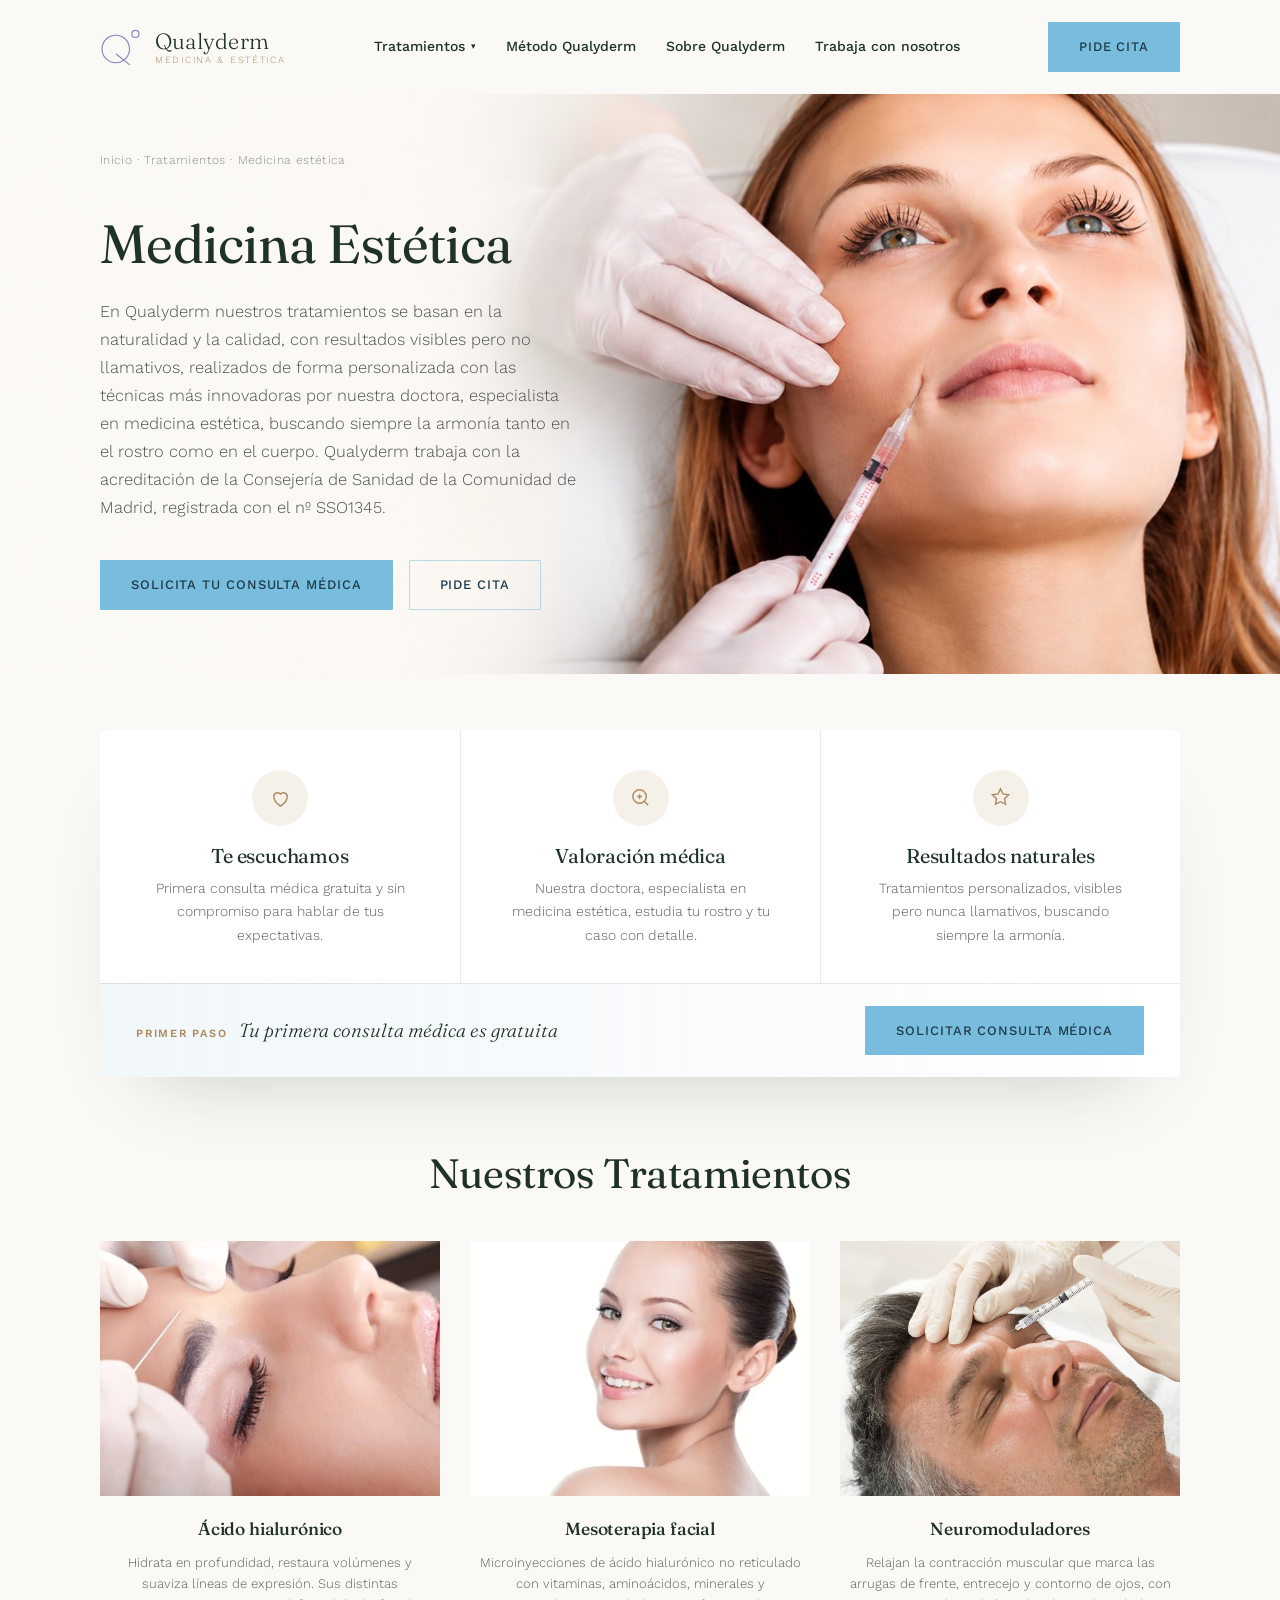
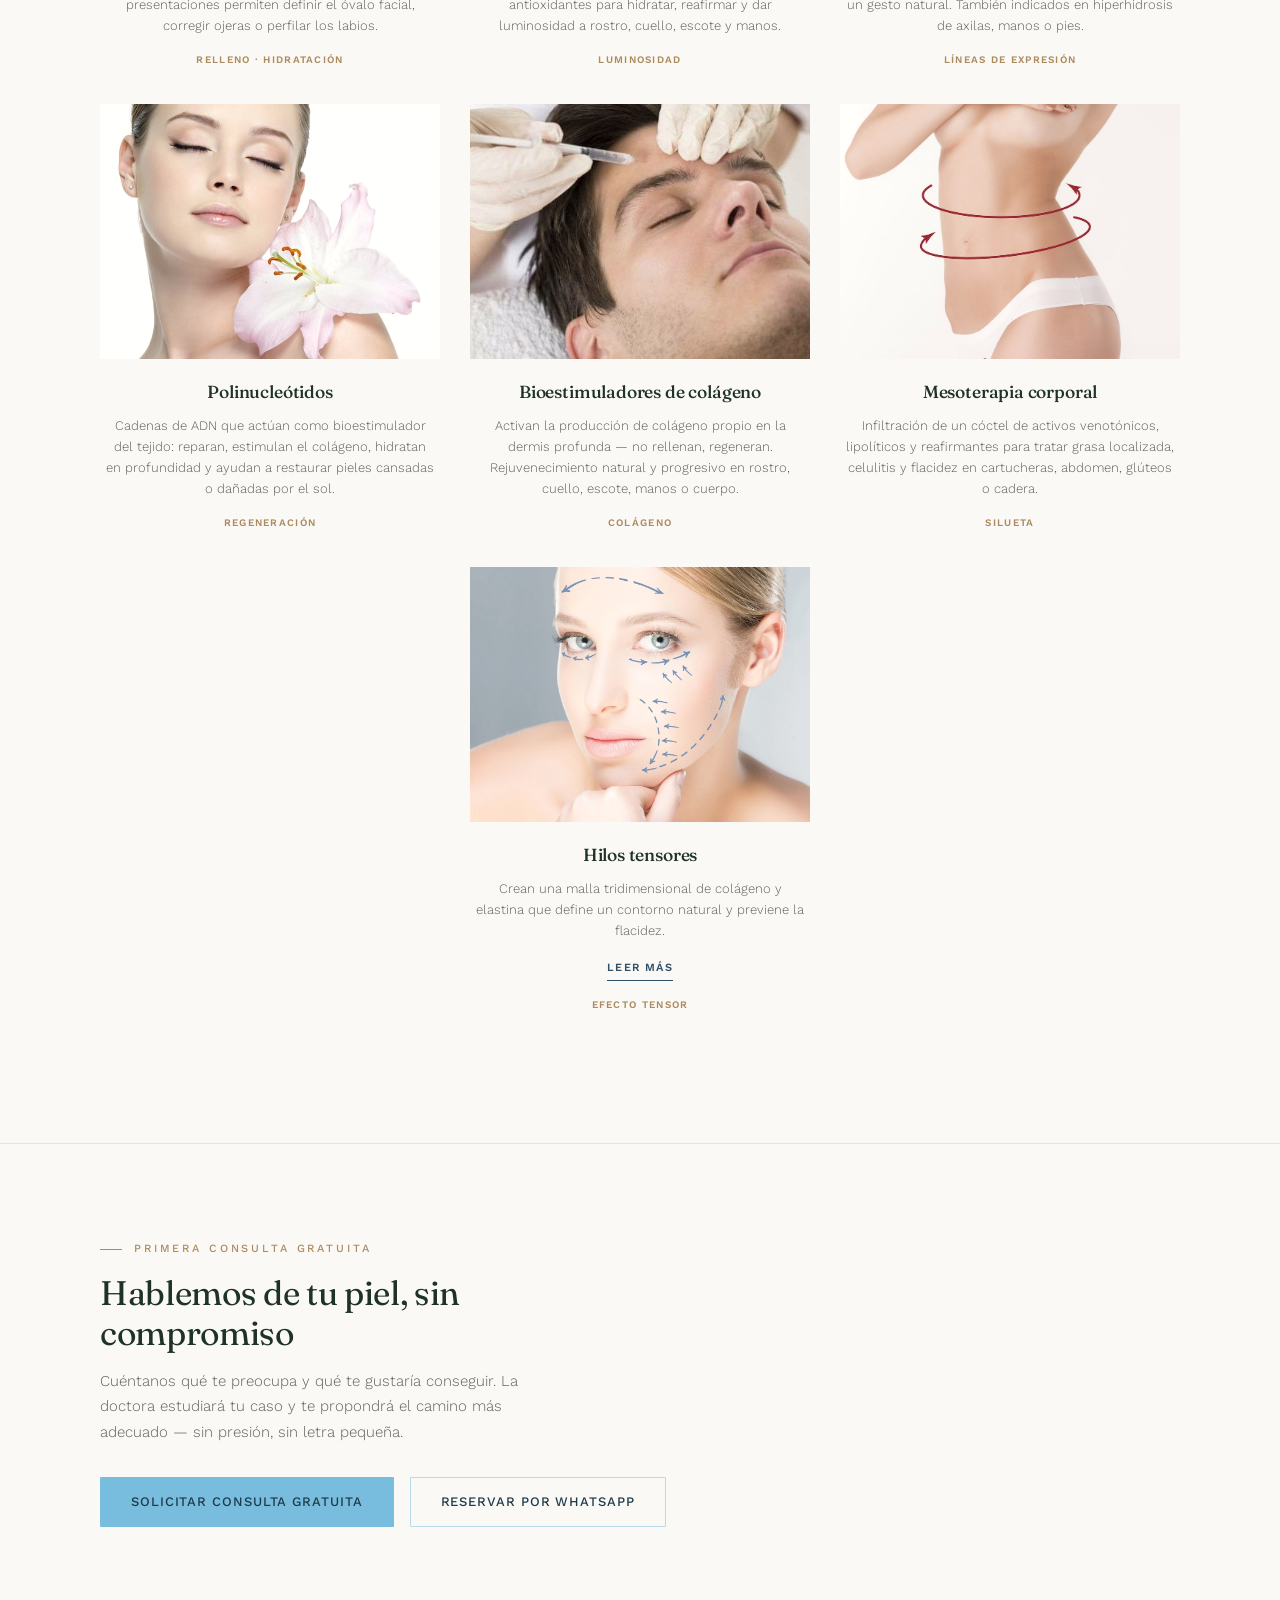
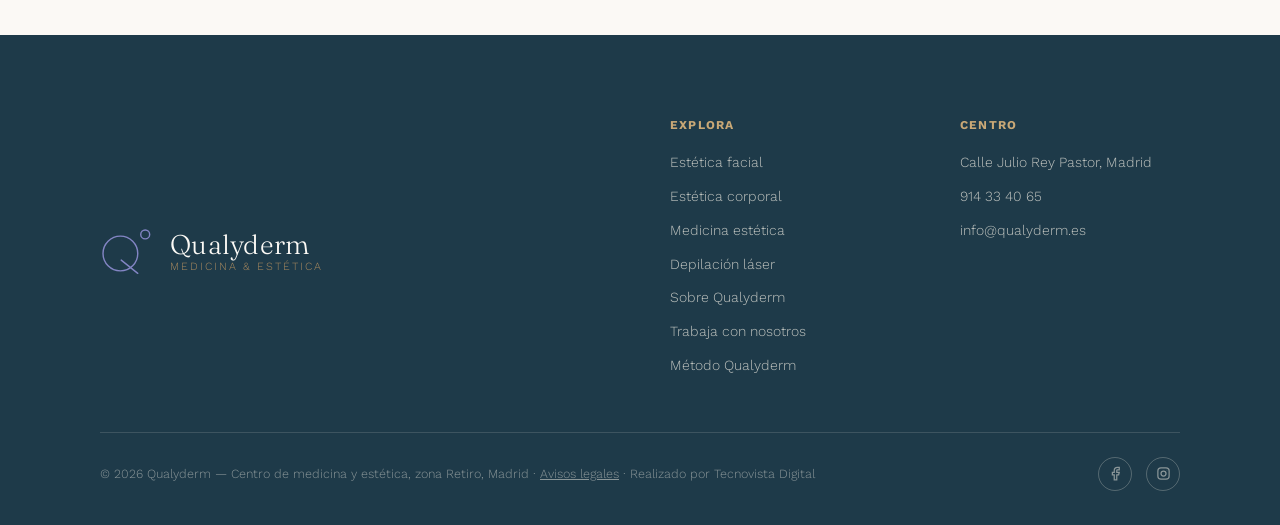
<file: paginas/medicina-estetica.html>
<!DOCTYPE html>
<html lang="es">
<head>
<meta charset="UTF-8">
<meta name="viewport" content="width=device-width, initial-scale=1.0">
<link rel="icon" type="image/svg+xml" href="../assets/img/favicon.svg">
<title>Medicina estética — Qualyderm · Medicina & Estética · Retiro, Madrid</title>
<meta name="description" content="Medicina estética en Qualyderm (zona Retiro, Madrid): ácido hialurónico, mesoterapia facial, neuromoduladores, polinucleótidos, bioestimuladores de colágeno y mesoterapia corporal. Dirigida por nuestra doctora.">
<link rel="preconnect" href="https://fonts.googleapis.com">
<link rel="preconnect" href="https://fonts.gstatic.com" crossorigin>
<link href="https://fonts.googleapis.com/css2?family=Fraunces:ital,opsz,wght@0,9..144,300;0,9..144,400;0,9..144,500;0,9..144,600;1,9..144,400;1,9..144,500&family=Work+Sans:wght@300;400;500;600;700&display=swap" rel="stylesheet">
<link rel="stylesheet" href="../assets/css/interior8.css">
</head>
<body>

<!-- ================= HEADER ================= -->
<header id="siteHeader">
  <div class="wrap">
    <a href="../index.html" class="logo" aria-label="Qualyderm — inicio">
      <svg class="qmark" viewBox="0 0 64 58" fill="none" xmlns="http://www.w3.org/2000/svg" aria-hidden="true">
        <circle cx="24" cy="32" r="21" stroke="currentColor" stroke-width="1.7"/>
        <circle cx="54" cy="9" r="5.4" stroke="currentColor" stroke-width="1.7"/>
        <line x1="25" y1="40" x2="45" y2="56" stroke="currentColor" stroke-width="1.7" stroke-linecap="round"/>
      </svg>
      <span class="logo-text">
        <span class="name">Qualyderm</span>
        <span class="tag">Medicina &amp; Estética</span>
      </span>
    </a>
    <nav class="mainnav" id="mainnav">
      <div class="nav-dropdown">
        <a href="../index.html#tratamientos" class="dropdown-toggle">Tratamientos <span>▾</span></a>
        <div class="submenu">
          <a href="estetica-facial.html">Estética Facial</a>
          <a href="estetica-corporal.html">Estética Corporal</a>
          <a href="medicina-estetica.html" aria-current="page">Medicina Estética</a>
          <a href="depilacion-laser.html">Depilación Láser</a>
        </div>
      </div>
      <a href="../index.html#metodo">Método Qualyderm</a>
      <a href="la-clinica.html">Sobre Qualyderm</a>
      <a href="trabaja-con-nosotros.html">Trabaja con nosotros</a>
      <a href="https://wa.me/34635829674?text=Hola%2C%20me%20gustar%C3%ADa%20reservar%20una%20cita%20en%20Qualyderm" target="_blank" rel="noopener" class="nav-reserva">Pide cita</a>
    </nav>
    <div class="header-right">
      <a href="https://wa.me/34635829674?text=Hola%2C%20me%20gustar%C3%ADa%20reservar%20una%20cita%20en%20Qualyderm" target="_blank" rel="noopener" class="btn btn-primary">Pide cita</a>
      <button class="burger" id="burger" aria-label="Menú" aria-expanded="false"><span></span><span></span><span></span></button>
    </div>
  </div>
</header>

<!-- ================= PAGE HERO ================= -->
<section class="page-hero page-hero--photo">
  <div class="ph-media" aria-hidden="true"><img src="../assets/img/medicina/hero-medicina-estetica.jpg" alt="" fetchpriority="high"></div>
  <div class="wrap">
    <div class="crumbs" data-reveal><a href="../index.html">Inicio</a> · <a href="../index.html#tratamientos">Tratamientos</a> · <span>Medicina estética</span></div>
    <h1 data-reveal style="transition-delay:.12s">Medicina Estética</h1>
    <p class="lede" data-reveal style="transition-delay:.18s">En Qualyderm nuestros tratamientos se basan en la naturalidad y la calidad, con resultados visibles pero no llamativos, realizados de forma personalizada con las técnicas más innovadoras por nuestra doctora, especialista en medicina estética, buscando siempre la armonía tanto en el rostro como en el cuerpo. Qualyderm trabaja con la acreditación de la Consejería de Sanidad de la Comunidad de Madrid, registrada con el nº SSO1345.</p>
    <div class="hero-ctas" data-reveal style="transition-delay:.24s">
      <a href="../index.html#valoracion" class="btn btn-primary">Solicita tu consulta médica</a>
      <a href="https://wa.me/34635829674?text=Hola%2C%20me%20gustar%C3%ADa%20reservar%20una%20cita%20en%20Qualyderm" target="_blank" rel="noopener" class="btn btn-ghost">Pide cita</a>
    </div>
  </div>
</section>

<!-- ================= TRATAMIENTOS ================= -->
<section class="treatments treatments--steps">
  <div class="wrap">
    <!-- Primeros pasos -->
    <div class="steps-card" data-reveal>
      <div class="steps-items">
        <div class="steps-item"><div class="steps-ico" aria-hidden="true"><svg viewBox="0 0 24 24" fill="none" stroke="currentColor" stroke-width="1.5"><path d="M12 21s-7-4.5-7-10a4 4 0 0 1 7-2.6A4 4 0 0 1 19 11c0 5.5-7 10-7 10z"/></svg></div><h3>Te escuchamos</h3><p>Primera consulta médica gratuita y sin compromiso para hablar de tus expectativas.</p></div>
        <div class="steps-item"><div class="steps-ico" aria-hidden="true"><svg viewBox="0 0 24 24" fill="none" stroke="currentColor" stroke-width="1.5"><circle cx="11" cy="11" r="7"/><path d="M20 20l-4-4M8.5 11h5M11 8.5v5"/></svg></div><h3>Valoración médica</h3><p>Nuestra doctora, especialista en medicina estética, estudia tu rostro y tu caso con detalle.</p></div>
        <div class="steps-item"><div class="steps-ico" aria-hidden="true"><svg viewBox="0 0 24 24" fill="none" stroke="currentColor" stroke-width="1.5"><path d="M12 3l2.6 5.3 5.9.9-4.3 4.1 1 5.8L12 16.4 6.8 19.1l1-5.8L3.5 9.2l5.9-.9z"/></svg></div><h3>Resultados naturales</h3><p>Tratamientos personalizados, visibles pero nunca llamativos, buscando siempre la armonía.</p></div>
      </div>
      <div class="steps-foot">
        <p><span>Primer paso</span>Tu primera consulta médica es gratuita</p>
        <a href="../index.html#valoracion" class="btn btn-primary">Solicitar consulta médica</a>
      </div>
    </div>

    <h2 class="treat-title" data-reveal>Nuestros Tratamientos</h2>

    <div class="treat-grid treat-grid--photos" data-reveal>
        <article class="treat">
          <div class="treat-img"><img src="../assets/img/medicina/01-acido-hialuronico.jpg" alt="Aplicación de ácido hialurónico en Qualyderm" loading="lazy"></div>
          <div class="treat-body">
            <h3>Ácido hialurónico</h3>
            <p>Hidrata en profundidad, restaura volúmenes y suaviza líneas de expresión. Sus distintas presentaciones permiten definir el óvalo facial, corregir ojeras o perfilar los labios.</p>
            <span class="treat-tag">Relleno · hidratación</span>
          </div>
        </article>
        <article class="treat">
          <div class="treat-img"><img src="../assets/img/medicina/02-mesoterapia-facial.jpg" alt="Mesoterapia facial en Qualyderm" loading="lazy"></div>
          <div class="treat-body">
            <h3>Mesoterapia facial</h3>
            <p>Microinyecciones de ácido hialurónico no reticulado con vitaminas, aminoácidos, minerales y antioxidantes para hidratar, reafirmar y dar luminosidad a rostro, cuello, escote y manos.</p>
            <span class="treat-tag">Luminosidad</span>
          </div>
        </article>
        <article class="treat">
          <div class="treat-img"><img src="../assets/img/medicina/03-neuromoduladores.jpg" alt="Tratamiento con neuromoduladores en Qualyderm" loading="lazy"></div>
          <div class="treat-body">
            <h3>Neuromoduladores</h3>
            <p>Relajan la contracción muscular que marca las arrugas de frente, entrecejo y contorno de ojos, con un gesto natural. También indicados en hiperhidrosis de axilas, manos o pies.</p>
            <span class="treat-tag">Líneas de expresión</span>
          </div>
        </article>
        <article class="treat">
          <div class="treat-img"><img src="../assets/img/medicina/04-polinucleotidos.jpg" alt="Tratamiento con polinucleótidos en Qualyderm" loading="lazy"></div>
          <div class="treat-body">
            <h3>Polinucleótidos</h3>
            <p>Cadenas de ADN que actúan como bioestimulador del tejido: reparan, estimulan el colágeno, hidratan en profundidad y ayudan a restaurar pieles cansadas o dañadas por el sol.</p>
            <span class="treat-tag">Regeneración</span>
          </div>
        </article>
        <article class="treat">
          <div class="treat-img"><img src="../assets/img/medicina/05-bioestimuladores-colageno.jpg" alt="Bioestimulación de colágeno en Qualyderm" loading="lazy"></div>
          <div class="treat-body">
            <h3>Bioestimuladores de colágeno</h3>
            <p>Activan la producción de colágeno propio en la dermis profunda — no rellenan, regeneran. Rejuvenecimiento natural y progresivo en rostro, cuello, escote, manos o cuerpo.</p>
            <span class="treat-tag">Colágeno</span>
          </div>
        </article>
        <article class="treat">
          <div class="treat-img"><img src="../assets/img/medicina/06-mesoterapia-corporal.jpg" alt="Mesoterapia corporal en Qualyderm" loading="lazy"></div>
          <div class="treat-body">
            <h3>Mesoterapia corporal</h3>
            <p>Infiltración de un cóctel de activos venotónicos, lipolíticos y reafirmantes para tratar grasa localizada, celulitis y flacidez en cartucheras, abdomen, glúteos o cadera.</p>
            <span class="treat-tag">Silueta</span>
          </div>
        </article>
        <article class="treat">
          <div class="treat-img"><img src="../assets/img/medicina/07-hilos-tensores.jpg" alt="Ilustración de hilos tensores en Qualyderm" loading="lazy"></div>
          <div class="treat-body">
            <h3>Hilos tensores</h3>
            <p>Crean una malla tridimensional de colágeno y elastina que define un contorno natural y previene la flacidez.</p>
            <details class="treat-more">
              <summary></summary>
              <p>En rostro tratan óvalo, surcos nasogenianos, comisuras labiales, arrugas de marioneta, mentón y cuello; en cuerpo, brazos, abdomen, muslos o glúteos. Material totalmente reabsorbible.</p>
            </details>
            <span class="treat-tag">Efecto tensor</span>
          </div>
        </article>
    </div>
  </div>
</section>

<!-- ================= CTA ================= -->
<section class="closing">
  <div class="wrap" data-reveal>
    <div class="eyebrow">Primera consulta gratuita</div>
    <h2>Hablemos de tu piel, sin compromiso</h2>
    <p>Cuéntanos qué te preocupa y qué te gustaría conseguir. La doctora estudiará tu caso y te propondrá el camino más adecuado — sin presión, sin letra pequeña.</p>
    <div class="btns">
      <a href="../index.html#valoracion" class="btn btn-primary">Solicitar consulta gratuita</a>
      <a href="https://wa.me/34635829674?text=Hola%2C%20me%20gustar%C3%ADa%20reservar%20una%20cita%20en%20Qualyderm" target="_blank" rel="noopener" class="btn btn-ghost">Reservar por WhatsApp</a>
    </div>
  </div>
</section>

<!-- ================= FOOTER ================= -->
<footer>
  <div class="wrap">
    <div class="footer-top">
      <a href="../index.html" class="logo" aria-label="Qualyderm — inicio">
        <svg class="qmark" viewBox="0 0 64 58" fill="none" xmlns="http://www.w3.org/2000/svg" aria-hidden="true">
          <circle cx="24" cy="32" r="21" stroke="currentColor" stroke-width="1.7"/>
          <circle cx="54" cy="9" r="5.4" stroke="currentColor" stroke-width="1.7"/>
          <line x1="25" y1="40" x2="45" y2="56" stroke="currentColor" stroke-width="1.7" stroke-linecap="round"/>
        </svg>
        <span class="logo-text">
          <span class="name">Qualyderm</span>
          <span class="tag">Medicina &amp; Estética</span>
        </span>
      </a>
      <div class="fcols">
        <div class="fcol">
          <h5>Explora</h5>
          <a href="estetica-facial.html">Estética facial</a>
          <a href="estetica-corporal.html">Estética corporal</a>
          <a href="medicina-estetica.html">Medicina estética</a>
          <a href="depilacion-laser.html">Depilación láser</a>
          <a href="la-clinica.html">Sobre Qualyderm</a>
          <a href="trabaja-con-nosotros.html">Trabaja con nosotros</a>
          <a href="../index.html#metodo">Método Qualyderm</a>
        </div>
        <div class="fcol">
          <h5>Centro</h5>
          <a href="../index.html#contacto">Calle Julio Rey Pastor, Madrid</a>
          <a href="tel:914334065">914 33 40 65</a>
          <a href="mailto:info@qualyderm.es">info@qualyderm.es</a>
        </div>
      </div>
    </div>
    <div class="footer-bottom">
      <div>© 2026 Qualyderm — Centro de medicina y estética, zona Retiro, Madrid · <a href="aviso-legal.html" style="text-decoration:underline;">Avisos legales</a> · Realizado por <a href="https://www.tecnovistadigital.com" target="_blank" rel="noopener">Tecnovista Digital</a></div>
      <div class="socials">
        <a href="https://www.facebook.com/qualyderm.medicinaestetica" aria-label="Facebook"><svg width="15" height="15" viewBox="0 0 24 24" fill="none" stroke="currentColor" stroke-width="2"><path d="M18 2h-3a5 5 0 0 0-5 5v3H7v4h3v8h4v-8h3l1-4h-4V7a1 1 0 0 1 1-1h3z"/></svg></a>
        <a href="https://www.instagram.com/qualyderm.madrid" target="_blank" rel="noopener" aria-label="Instagram"><svg width="15" height="15" viewBox="0 0 24 24" fill="none" stroke="currentColor" stroke-width="2"><rect x="3" y="3" width="18" height="18" rx="5"/><circle cx="12" cy="12" r="4"/><circle cx="17.5" cy="6.5" r="0.6" fill="currentColor" stroke="none"/></svg></a>
      </div>
    </div>
  </div>
</footer>

<!-- ================= BARRA FIJA MÓVIL ================= -->
<div class="mobilebar">
  <a href="https://wa.me/34635829674?text=Hola%2C%20me%20gustar%C3%ADa%20informaci%C3%B3n%20sobre%20un%20tratamiento%20en%20Qualyderm" target="_blank" rel="noopener" class="mb-wa">
    <svg viewBox="0 0 24 24" fill="currentColor"><path d="M12 2a10 10 0 0 0-8.6 15l-1.4 5 5.2-1.4A10 10 0 1 0 12 2zm5.5 14.2c-.2.6-1.3 1.2-1.8 1.2-.5.1-1 .2-3.3-.7-2.7-1.1-4.4-3.9-4.6-4.1-.1-.2-1-1.4-1-2.6s.6-1.8.9-2.1c.2-.2.5-.3.7-.3h.5c.2 0 .4 0 .6.5l.8 2c.1.2.1.3 0 .5l-.4.5-.3.3c-.1.2-.3.3-.1.6.2.3.8 1.3 1.7 2.1 1.2 1 2.1 1.4 2.4 1.5.3.1.5.1.7-.1l.9-1c.2-.3.4-.2.7-.1l2 .9c.3.2.5.2.6.4.1.1.1.7-.1 1.3z"/></svg>
    WhatsApp
  </a>
  <a href="https://wa.me/34635829674?text=Hola%2C%20me%20gustar%C3%ADa%20reservar%20una%20cita%20en%20Qualyderm" target="_blank" rel="noopener" class="mb-book">
    <svg viewBox="0 0 24 24" fill="none" stroke="currentColor" stroke-width="2"><rect x="3" y="5" width="18" height="16" rx="1"/><path d="M3 9h18M8 3v4M16 3v4"/></svg>
    Pide cita
  </a>
</div>

<script src="../assets/js/interior3.js"></script>
</body>
</html>
</file>
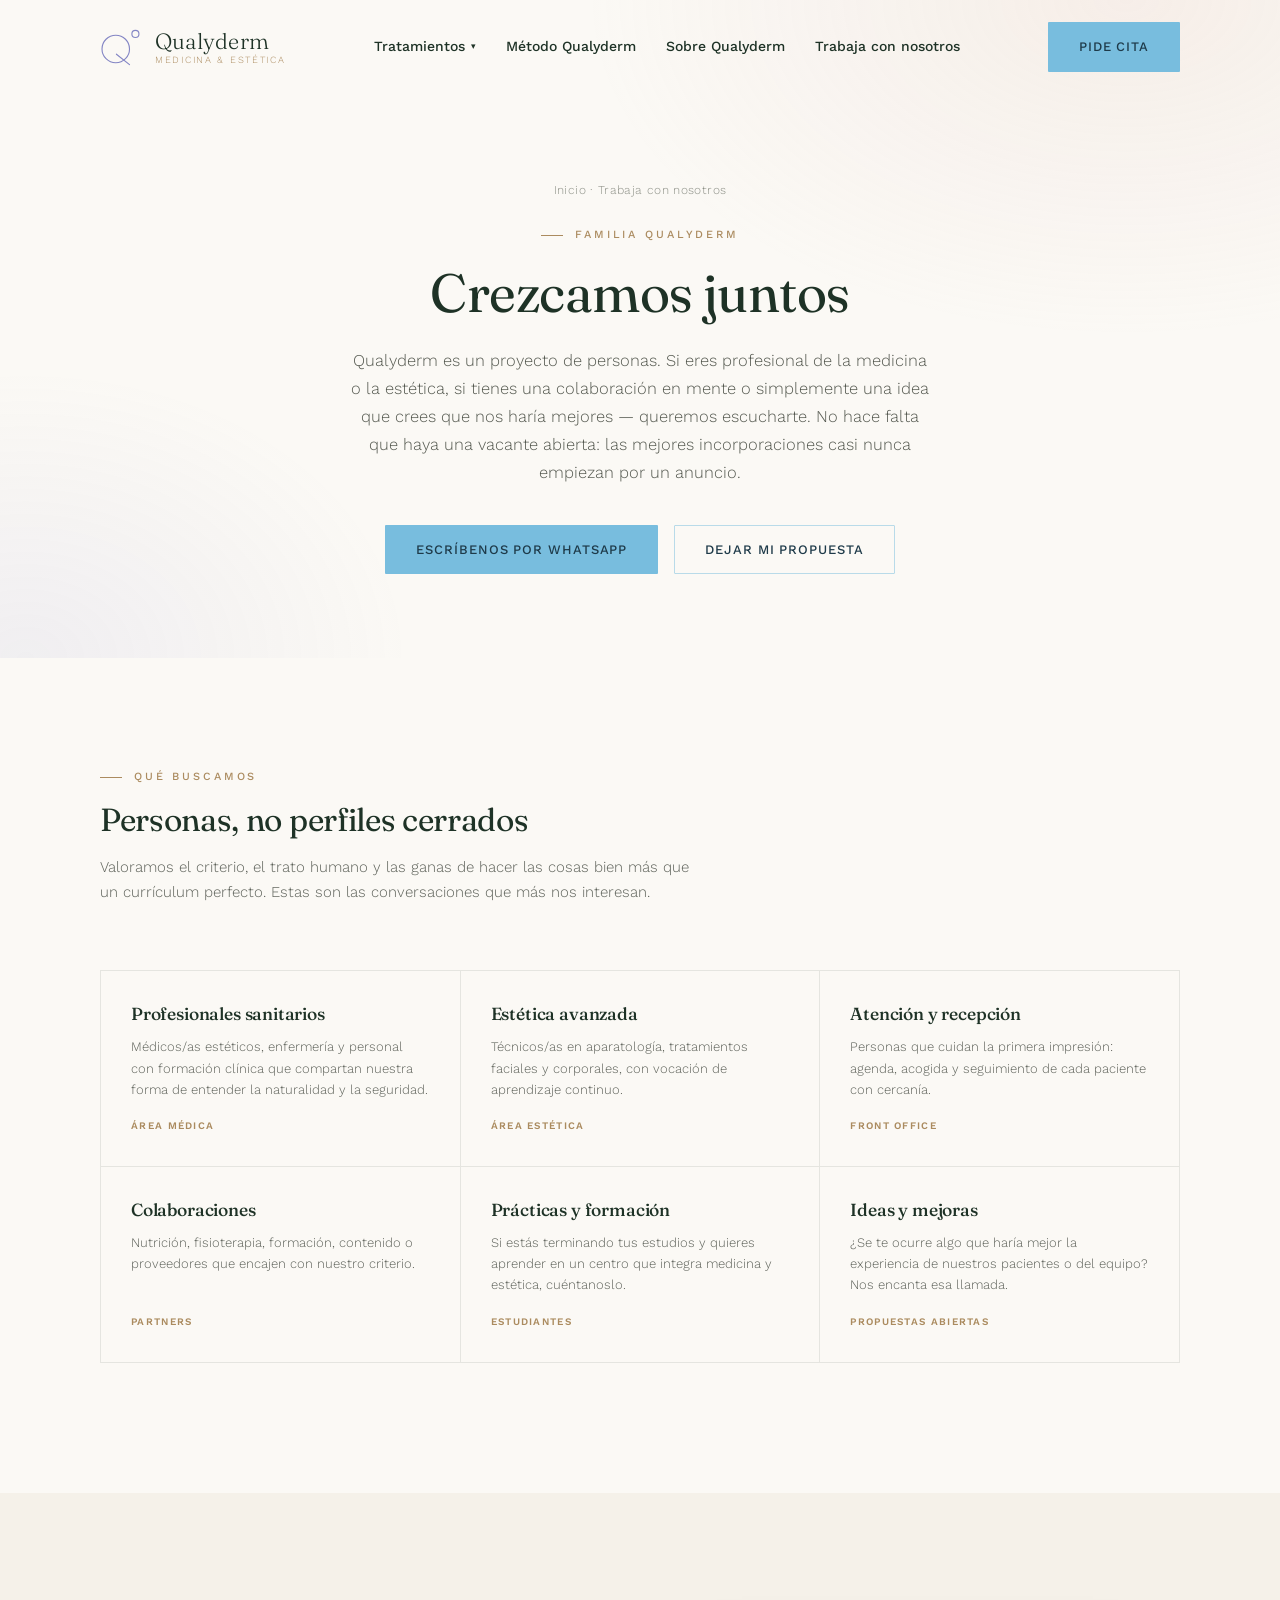
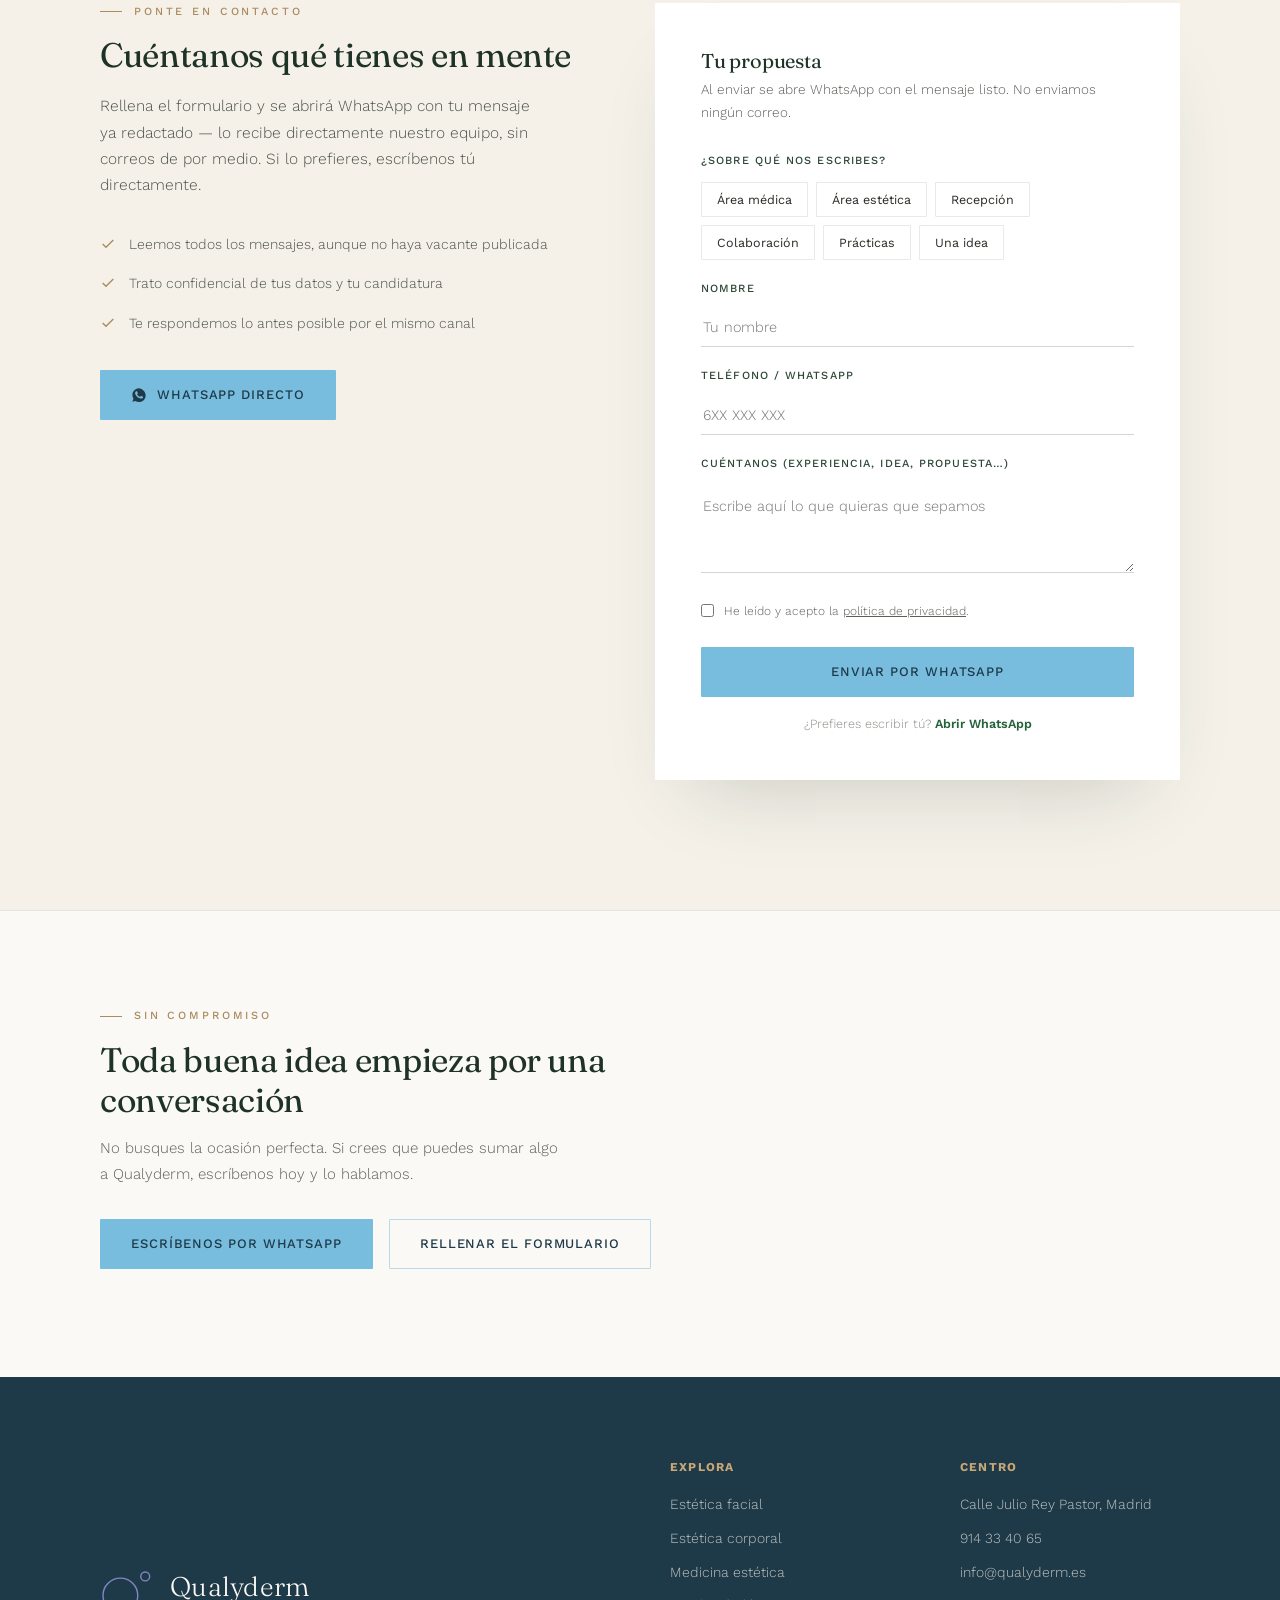
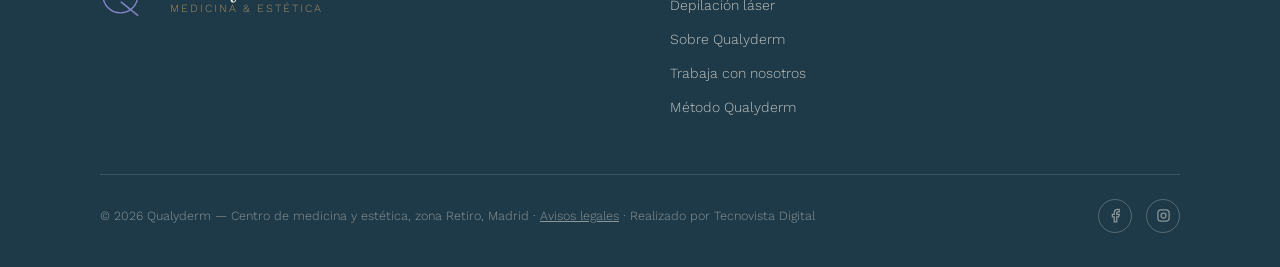
<file: paginas/trabaja-con-nosotros.html>
<!DOCTYPE html>
<html lang="es">
<head>
<meta charset="UTF-8">
<meta name="viewport" content="width=device-width, initial-scale=1.0">
<link rel="icon" type="image/svg+xml" href="../assets/img/favicon.svg">
<title>Trabaja con nosotros | Qualyderm · Retiro, Madrid</title>
<meta name="description" content="¿Tienes una idea, un proyecto o ganas de crecer con nosotros? En Qualyderm escuchamos a profesionales de la medicina y la estética, colaboradores y a cualquiera con algo que aportar a la familia Qualyderm. Escríbenos por WhatsApp o déjanos tu propuesta.">
<meta property="og:title" content="Trabaja con nosotros | Qualyderm">
<meta property="og:description" content="Profesionales, colaboraciones e ideas para crecer juntos. Cuéntanos qué tienes en mente — te leemos por WhatsApp.">
<meta property="og:type" content="website">
<meta property="og:locale" content="es_ES">
<link rel="canonical" href="https://qualyderm.es/paginas/trabaja-con-nosotros.html">
<link rel="preconnect" href="https://fonts.googleapis.com">
<link rel="preconnect" href="https://fonts.gstatic.com" crossorigin>
<link href="https://fonts.googleapis.com/css2?family=Fraunces:ital,opsz,wght@0,9..144,300;0,9..144,400;0,9..144,500;0,9..144,600;1,9..144,400;1,9..144,500&family=Work+Sans:wght@300;400;500;600;700&display=swap" rel="stylesheet">
<link rel="stylesheet" href="../assets/css/interior8.css">
</head>
<body>

<!-- ================= HEADER ================= -->
<header id="siteHeader">
  <div class="wrap">
    <a href="../index.html" class="logo" aria-label="Qualyderm — inicio">
      <svg class="qmark" viewBox="0 0 64 58" fill="none" xmlns="http://www.w3.org/2000/svg" aria-hidden="true">
        <circle cx="24" cy="32" r="21" stroke="currentColor" stroke-width="1.7"/>
        <circle cx="54" cy="9" r="5.4" stroke="currentColor" stroke-width="1.7"/>
        <line x1="25" y1="40" x2="45" y2="56" stroke="currentColor" stroke-width="1.7" stroke-linecap="round"/>
      </svg>
      <span class="logo-text">
        <span class="name">Qualyderm</span>
        <span class="tag">Medicina &amp; Estética</span>
      </span>
    </a>
    <nav class="mainnav" id="mainnav">
      <div class="nav-dropdown">
        <a href="../index.html#tratamientos" class="dropdown-toggle">Tratamientos <span>▾</span></a>
        <div class="submenu">
          <a href="estetica-facial.html">Estética Facial</a>
          <a href="estetica-corporal.html">Estética Corporal</a>
          <a href="medicina-estetica.html">Medicina Estética</a>
          <a href="depilacion-laser.html">Depilación Láser</a>
        </div>
      </div>
      <a href="../index.html#metodo">Método Qualyderm</a>
      <a href="la-clinica.html">Sobre Qualyderm</a>
      <a href="trabaja-con-nosotros.html" aria-current="page">Trabaja con nosotros</a>
      <a href="https://wa.me/34635829674?text=Hola%2C%20me%20gustar%C3%ADa%20reservar%20una%20cita%20en%20Qualyderm" target="_blank" rel="noopener" class="nav-reserva">Pide cita</a>
    </nav>
    <div class="header-right">
      <a href="https://wa.me/34635829674?text=Hola%2C%20me%20gustar%C3%ADa%20reservar%20una%20cita%20en%20Qualyderm" target="_blank" rel="noopener" class="btn btn-primary">Pide cita</a>
      <button class="burger" id="burger" aria-label="Menú" aria-expanded="false"><span></span><span></span><span></span></button>
    </div>
  </div>
</header>

<!-- ================= PAGE HERO ================= -->
<section class="page-hero page-hero--center">
  <div class="wrap">
    <div class="crumbs" data-reveal><a href="../index.html">Inicio</a> · <span>Trabaja con nosotros</span></div>
    <div class="eyebrow" data-reveal style="transition-delay:.06s">Familia Qualyderm</div>
    <h1 data-reveal style="transition-delay:.12s">Crezcamos juntos</h1>
    <p class="lede" data-reveal style="transition-delay:.18s">Qualyderm es un proyecto de personas. Si eres profesional de la medicina o la estética, si tienes una colaboración en mente o simplemente una idea que crees que nos haría mejores — queremos escucharte. No hace falta que haya una vacante abierta: las mejores incorporaciones casi nunca empiezan por un anuncio.</p>
    <div class="hero-ctas" data-reveal style="transition-delay:.24s">
      <a id="waHero" href="#" target="_blank" rel="noopener" class="btn btn-primary">Escríbenos por WhatsApp</a>
      <a href="#propuesta" class="btn btn-ghost">Dejar mi propuesta</a>
    </div>
  </div>
</section>

<!-- ================= A QUIÉN BUSCAMOS ================= -->
<section class="treatments">
  <div class="wrap">
    <div class="treat-intro" data-reveal>
      <div class="eyebrow">Qué buscamos</div>
      <h2>Personas, no perfiles cerrados</h2>
      <p>Valoramos el criterio, el trato humano y las ganas de hacer las cosas bien más que un currículum perfecto. Estas son las conversaciones que más nos interesan.</p>
    </div>

    <div class="treat-grid" data-reveal>
      <article class="treat">
        <h3>Profesionales sanitarios</h3>
        <p>Médicos/as estéticos, enfermería y personal con formación clínica que compartan nuestra forma de entender la naturalidad y la seguridad.</p>
        <span class="treat-tag">Área médica</span>
      </article>
      <article class="treat">
        <h3>Estética avanzada</h3>
        <p>Técnicos/as en aparatología, tratamientos faciales y corporales, con vocación de aprendizaje continuo.</p>
        <span class="treat-tag">Área estética</span>
      </article>
      <article class="treat">
        <h3>Atención y recepción</h3>
        <p>Personas que cuidan la primera impresión: agenda, acogida y seguimiento de cada paciente con cercanía.</p>
        <span class="treat-tag">Front office</span>
      </article>
      <article class="treat">
        <h3>Colaboraciones</h3>
        <p>Nutrición, fisioterapia, formación, contenido o proveedores que encajen con nuestro criterio.</p>
        <span class="treat-tag">Partners</span>
      </article>
      <article class="treat">
        <h3>Prácticas y formación</h3>
        <p>Si estás terminando tus estudios y quieres aprender en un centro que integra medicina y estética, cuéntanoslo.</p>
        <span class="treat-tag">Estudiantes</span>
      </article>
      <article class="treat">
        <h3>Ideas y mejoras</h3>
        <p>¿Se te ocurre algo que haría mejor la experiencia de nuestros pacientes o del equipo? Nos encanta esa llamada.</p>
        <span class="treat-tag">Propuestas abiertas</span>
      </article>
    </div>
  </div>
</section>

<!-- ================= FORMULARIO / WHATSAPP ================= -->
<section id="propuesta" class="join">
  <div class="wrap">
    <div class="join-grid">
      <div class="intro" data-reveal>
        <div class="eyebrow">Ponte en contacto</div>
        <h2>Cuéntanos qué tienes en mente</h2>
        <p>Rellena el formulario y se abrirá WhatsApp con tu mensaje ya redactado — lo recibe directamente nuestro equipo, sin correos de por medio. Si lo prefieres, escríbenos tú directamente.</p>
        <ul class="join-points">
          <li><svg viewBox="0 0 24 24" fill="none" stroke="currentColor" stroke-width="2"><path d="M20 6L9 17l-5-5"/></svg>Leemos todos los mensajes, aunque no haya vacante publicada</li>
          <li><svg viewBox="0 0 24 24" fill="none" stroke="currentColor" stroke-width="2"><path d="M20 6L9 17l-5-5"/></svg>Trato confidencial de tus datos y tu candidatura</li>
          <li><svg viewBox="0 0 24 24" fill="none" stroke="currentColor" stroke-width="2"><path d="M20 6L9 17l-5-5"/></svg>Te respondemos lo antes posible por el mismo canal</li>
        </ul>
        <div class="join-wa">
          <a id="waIntro" href="#" target="_blank" rel="noopener" class="btn btn-primary">
            <svg viewBox="0 0 24 24" fill="currentColor" aria-hidden="true"><path d="M12.04 2C6.58 2 2.13 6.45 2.13 11.91c0 2.1.55 4.05 1.6 5.77L2 22l4.45-1.17a9.86 9.86 0 0 0 5.59 1.73h.01c5.46 0 9.91-4.45 9.91-9.91 0-2.65-1.03-5.14-2.9-7.01A9.82 9.82 0 0 0 12.04 2Zm5.8 14.03c-.24.68-1.42 1.3-1.95 1.35-.5.05-1.14.07-1.84-.12-.42-.13-.97-.31-1.66-.61-2.93-1.27-4.84-4.22-4.99-4.42-.15-.2-1.19-1.58-1.19-3.02 0-1.43.75-2.14 1.02-2.43.27-.29.58-.37.77-.37l.56.01c.18.01.42-.07.66.5.24.59.82 2.02.9 2.16.07.15.12.32.02.51-.1.2-.15.32-.29.49-.15.17-.31.39-.44.52-.15.15-.3.31-.13.6.17.29.76 1.25 1.63 2.03 1.12 1 2.07 1.31 2.36 1.46.29.15.46.12.63-.07.17-.2.73-.85.92-1.14.2-.29.39-.24.66-.15.27.1 1.71.81 2 .96.29.15.49.22.56.34.07.12.07.71-.17 1.39Z"/></svg>
            WhatsApp directo
          </a>
        </div>
      </div>

      <div class="form-card" data-reveal style="transition-delay:.1s">
        <h3>Tu propuesta</h3>
        <div class="sub">Al enviar se abre WhatsApp con el mensaje listo. No enviamos ningún correo.</div>
        <form id="joinForm" novalidate>
          <div class="field">
            <label>¿Sobre qué nos escribes?</label>
            <div class="chip-row" id="joinChips">
              <button type="button" class="chip">Área médica</button>
              <button type="button" class="chip">Área estética</button>
              <button type="button" class="chip">Recepción</button>
              <button type="button" class="chip">Colaboración</button>
              <button type="button" class="chip">Prácticas</button>
              <button type="button" class="chip">Una idea</button>
            </div>
          </div>
          <div class="field"><label>Nombre</label><input type="text" name="nombre" required placeholder="Tu nombre"></div>
          <div class="field"><label>Teléfono / WhatsApp</label><input type="tel" name="telefono" required placeholder="6XX XXX XXX"></div>
          <div class="field"><label>Cuéntanos (experiencia, idea, propuesta…)</label><textarea name="mensaje" required placeholder="Escribe aquí lo que quieras que sepamos"></textarea></div>
          <label class="field-check"><input type="checkbox" name="privacidad" required><span>He leído y acepto la <a href="aviso-legal.html" style="text-decoration:underline;">política de privacidad</a>.</span></label>
          <button type="submit" class="btn btn-primary" style="width:100%;">Enviar por WhatsApp</button>
          <div class="form-status" id="joinStatus"></div>
          <div class="form-alt">¿Prefieres escribir tú? <a id="waAlt" href="#" target="_blank" rel="noopener">Abrir WhatsApp</a></div>
        </form>
      </div>
    </div>
  </div>
</section>

<!-- ================= CIERRE ================= -->
<section class="closing">
  <div class="wrap" data-reveal>
    <div class="eyebrow">Sin compromiso</div>
    <h2>Toda buena idea empieza por una conversación</h2>
    <p>No busques la ocasión perfecta. Si crees que puedes sumar algo a Qualyderm, escríbenos hoy y lo hablamos.</p>
    <div class="btns">
      <a id="waFoot" href="#" target="_blank" rel="noopener" class="btn btn-primary">Escríbenos por WhatsApp</a>
      <a href="#propuesta" class="btn btn-ghost">Rellenar el formulario</a>
    </div>
  </div>
</section>

<!-- ================= FOOTER ================= -->
<footer>
  <div class="wrap">
    <div class="footer-top">
      <a href="../index.html" class="logo" aria-label="Qualyderm — inicio">
        <svg class="qmark" viewBox="0 0 64 58" fill="none" xmlns="http://www.w3.org/2000/svg" aria-hidden="true">
          <circle cx="24" cy="32" r="21" stroke="currentColor" stroke-width="1.7"/>
          <circle cx="54" cy="9" r="5.4" stroke="currentColor" stroke-width="1.7"/>
          <line x1="25" y1="40" x2="45" y2="56" stroke="currentColor" stroke-width="1.7" stroke-linecap="round"/>
        </svg>
        <span class="logo-text">
          <span class="name">Qualyderm</span>
          <span class="tag">Medicina &amp; Estética</span>
        </span>
      </a>
      <div class="fcols">
        <div class="fcol">
          <h5>Explora</h5>
          <a href="estetica-facial.html">Estética facial</a>
          <a href="estetica-corporal.html">Estética corporal</a>
          <a href="medicina-estetica.html">Medicina estética</a>
          <a href="depilacion-laser.html">Depilación láser</a>
          <a href="la-clinica.html">Sobre Qualyderm</a>
          <a href="trabaja-con-nosotros.html">Trabaja con nosotros</a>
          <a href="../index.html#metodo">Método Qualyderm</a>
        </div>
        <div class="fcol">
          <h5>Centro</h5>
          <a href="../index.html#contacto">Calle Julio Rey Pastor, Madrid</a>
          <a href="tel:+34914334065">914 33 40 65</a>
          <a href="mailto:info@qualyderm.es">info@qualyderm.es</a>
        </div>
      </div>
    </div>
    <div class="footer-bottom">
      <div>© 2026 Qualyderm — Centro de medicina y estética, zona Retiro, Madrid · <a href="aviso-legal.html" style="text-decoration:underline;">Avisos legales</a> · Realizado por <a href="https://www.tecnovistadigital.com" target="_blank" rel="noopener">Tecnovista Digital</a></div>
      <div class="socials">
        <a href="https://www.facebook.com/qualyderm.medicinaestetica" target="_blank" rel="noopener" aria-label="Facebook"><svg width="15" height="15" viewBox="0 0 24 24" fill="none" stroke="currentColor" stroke-width="2"><path d="M18 2h-3a5 5 0 0 0-5 5v3H7v4h3v8h4v-8h3l1-4h-4V7a1 1 0 0 1 1-1h3z"/></svg></a>
        <a href="https://www.instagram.com/qualyderm.madrid" target="_blank" rel="noopener" aria-label="Instagram"><svg width="15" height="15" viewBox="0 0 24 24" fill="none" stroke="currentColor" stroke-width="2"><rect x="3" y="3" width="18" height="18" rx="5"/><circle cx="12" cy="12" r="4"/><circle cx="17.5" cy="6.5" r="0.6" fill="currentColor" stroke="none"/></svg></a>
      </div>
    </div>
  </div>
</footer>

<!-- ================= BARRA FIJA MÓVIL ================= -->
<div class="mobilebar">
  <a href="https://wa.me/34635829674?text=Hola%2C%20me%20gustar%C3%ADa%20informaci%C3%B3n%20sobre%20un%20tratamiento%20en%20Qualyderm" target="_blank" rel="noopener" class="mb-wa">
    <svg viewBox="0 0 24 24" fill="currentColor"><path d="M12 2a10 10 0 0 0-8.6 15l-1.4 5 5.2-1.4A10 10 0 1 0 12 2zm5.5 14.2c-.2.6-1.3 1.2-1.8 1.2-.5.1-1 .2-3.3-.7-2.7-1.1-4.4-3.9-4.6-4.1-.1-.2-1-1.4-1-2.6s.6-1.8.9-2.1c.2-.2.5-.3.7-.3h.5c.2 0 .4 0 .6.5l.8 2c.1.2.1.3 0 .5l-.4.5-.3.3c-.1.2-.3.3-.1.6.2.3.8 1.3 1.7 2.1 1.2 1 2.1 1.4 2.4 1.5.3.1.5.1.7-.1l.9-1c.2-.3.4-.2.7-.1l2 .9c.3.2.5.2.6.4.1.1.1.7-.1 1.3z"/></svg>
    WhatsApp
  </a>
  <a href="https://wa.me/34635829674?text=Hola%2C%20me%20gustar%C3%ADa%20reservar%20una%20cita%20en%20Qualyderm" target="_blank" rel="noopener" class="mb-book">
    <svg viewBox="0 0 24 24" fill="none" stroke="currentColor" stroke-width="2"><rect x="3" y="5" width="18" height="16" rx="1"/><path d="M3 9h18M8 3v4M16 3v4"/></svg>
    Pide cita
  </a>
</div>

<script src="../assets/js/interior3.js"></script>
<script>
(function () {
  /* =========================================================
     Número de WhatsApp que recibe las propuestas.
     Formato internacional sin "+" ni espacios (ej. España: 34XXXXXXXXX).
     Cambia SOLO esta línea.
     ========================================================= */
  var WA = '34635829674';

  var TEXTO_BASE = 'Hola, os escribo desde la web de Qualyderm (Trabaja con nosotros).';

  function waLink(text) {
    return 'https://wa.me/' + WA + '?text=' + encodeURIComponent(text || TEXTO_BASE);
  }

  // Botones "WhatsApp directo" repartidos por la página
  ['waHero', 'waIntro', 'waFoot', 'waAlt'].forEach(function (id) {
    var el = document.getElementById(id);
    if (el) el.href = waLink();
  });

  // Chips de tema (selección única)
  var chips = document.getElementById('joinChips');
  if (chips) {
    chips.querySelectorAll('.chip').forEach(function (btn) {
      btn.addEventListener('click', function () {
        chips.querySelectorAll('.chip').forEach(function (b) { b.classList.remove('is-active'); });
        btn.classList.add('is-active');
      });
    });
  }

  // Envío del formulario -> abre WhatsApp con el mensaje redactado
  var form = document.getElementById('joinForm');
  if (form) {
    form.addEventListener('submit', function (e) {
      e.preventDefault();
      var status = document.getElementById('joinStatus');
      var nombre = form.nombre.value.trim();
      var telefono = form.telefono.value.trim();
      var mensaje = form.mensaje.value.trim();
      var acepta = form.privacidad.checked;
      var tema = chips && chips.querySelector('.chip.is-active');
      tema = tema ? tema.textContent.trim() : 'Sin especificar';

      if (!nombre || !telefono || !mensaje || !acepta) {
        status.textContent = 'Completa nombre, teléfono, tu mensaje y acepta la política de privacidad.';
        status.classList.add('show');
        return;
      }

      var texto = 'Hola, soy ' + nombre + '. Os escribo desde la web de Qualyderm (Trabaja con nosotros).\n'
                + 'Tema: ' + tema + '\n'
                + 'Teléfono: ' + telefono + '\n\n'
                + mensaje;

      window.open(waLink(texto), '_blank', 'noopener');

      form.reset();
      chips && chips.querySelectorAll('.chip').forEach(function (b) { b.classList.remove('is-active'); });
      status.textContent = '¡Gracias! Te hemos abierto WhatsApp para enviar tu mensaje. Si no se abre, escríbenos al número que aparece arriba.';
      status.classList.add('show');
    });
  }
})();
</script>
</body>
</html>
</file>
<file: assets/css/interior8.css>
/* ============================================================
   Qualyderm — hoja de estilo para páginas interiores (paginas/)
   Reutiliza la paleta, tipografías y componentes de index.html.
   ============================================================ */

:root{
  --verde:#1E3226;
  --verde-2:#2C4736;
  --verde-luz:#3E5C46;
  --marfil:#FBF9F5;
  --marfil-2:#F5F1E9;
  --rosa:#DBB3A6;
  --rosa-suave:#F3E4DD;
  --bronce:#AB8B5F;
  --bronce-luz:#C9A876;
  /* guiño al logo original (tonos previos al Pantone) */
  --celeste:#9FC4D6;
  --lavanda:#8385C4;
  /* azul de acción (botones) */
  --azul:#2F5069;
  --azul-2:#3A6183;
  --azul-oscuro:#1E3A49;
  --carbon:#2A2924;
  --linea:rgba(30,50,38,.10);
  --blanco:#FFFFFF;
  --sombra:0 40px 80px -40px rgba(30,50,38,0.22);
}

*{margin:0;padding:0;box-sizing:border-box;}
html{scroll-behavior:smooth;overflow-x:hidden;}
body{
  font-family:'Work Sans',sans-serif;
  font-weight:300;
  background:var(--marfil);
  color:var(--carbon);
  line-height:1.7;
  overflow-x:hidden;
  -webkit-font-smoothing:antialiased;
}
img{max-width:100%;display:block;}
a{text-decoration:none;color:inherit;}
ul{list-style:none;}
.wrap{max-width:1160px;margin:0 auto;padding:0 40px;}
h1,h2,h3,h4{font-family:'Fraunces',serif;font-weight:400;line-height:1.18;color:var(--verde);letter-spacing:-.01em;}

.eyebrow{
  font-family:'Work Sans',sans-serif;
  font-size:11px;letter-spacing:.26em;text-transform:uppercase;font-weight:500;
  color:var(--bronce);display:flex;align-items:center;gap:12px;flex-wrap:wrap;
}
.eyebrow::before{content:'';width:22px;height:1px;background:currentColor;flex-shrink:0;}

.btn{
  display:inline-flex;align-items:center;justify-content:center;gap:10px;
  padding:15px 30px;border-radius:1px;font-family:'Work Sans',sans-serif;
  font-weight:500;font-size:13px;line-height:1.35;letter-spacing:.07em;text-transform:uppercase;cursor:pointer;
  border:1px solid transparent;transition:all .45s cubic-bezier(.4,0,.2,1);text-align:center;max-width:100%;
}
.btn-primary{background:#78BDDE;color:var(--azul-oscuro);}
.btn-primary:hover{background:#4FAAD4;box-shadow:0 18px 34px -18px rgba(120,189,222,.5);}
.btn-ghost{background:transparent;color:var(--azul-oscuro);border-color:rgba(120,189,222,.5);}
.btn-ghost:hover{border-color:#78BDDE;}
.btn-light{background:transparent;color:var(--marfil);border-color:rgba(251,249,245,.35);}
.btn-light:hover{border-color:var(--marfil);}

/* reveal-on-scroll */
[data-reveal]{opacity:0;transform:translateY(28px);transition:opacity .9s cubic-bezier(.16,1,.3,1),transform .9s cubic-bezier(.16,1,.3,1);}
[data-reveal].is-visible{opacity:1;transform:translateY(0);}
@media (prefers-reduced-motion:reduce){
  [data-reveal]{opacity:1!important;transform:none!important;transition:none!important;}
  html{scroll-behavior:auto;}
}

/* ---------- header ---------- */
header{position:fixed;top:0;left:0;right:0;z-index:1000;padding:22px 0;transition:all .4s ease;}
header.scrolled{padding:12px 0;background:rgba(246,241,231,.92);backdrop-filter:blur(14px);box-shadow:0 1px 0 rgba(31,51,40,.08);}
header .wrap{display:flex;align-items:center;justify-content:space-between;position:relative;}
.logo{display:flex;align-items:center;gap:13px;}
.logo svg{width:42px;height:38px;flex-shrink:0;color:var(--verde);overflow:visible;}
/* los dos círculos y la línea del logo recuperan el tono del logo original */
.qmark circle,.qmark line{stroke:var(--lavanda);}
.logo-text{display:flex;flex-direction:column;line-height:1;}
.logo-text .name{font-family:'Fraunces',serif;font-size:22px;color:var(--verde);letter-spacing:.01em;}
.logo-text .tag{font-size:9.5px;letter-spacing:.18em;text-transform:uppercase;color:var(--bronce);margin-top:3px;}

nav.mainnav{display:flex;align-items:center;gap:30px;}
nav.mainnav a{font-size:14px;font-weight:500;color:var(--verde);position:relative;padding:4px 0;}
nav.mainnav>a::after,.dropdown-toggle::after{content:'';position:absolute;left:0;bottom:0;width:0;height:1px;background:var(--bronce);transition:width .3s ease;}
nav.mainnav>a:hover::after,.nav-dropdown:hover .dropdown-toggle::after{width:100%;}
.nav-dropdown{position:relative;}
.dropdown-toggle{display:flex;align-items:center;gap:6px;}
.dropdown-toggle span{font-size:9px;transition:transform .25s ease;}
.nav-dropdown:hover .dropdown-toggle span{transform:rotate(180deg);}
.submenu{
  display:none;position:absolute;top:calc(100% + 14px);left:50%;transform:translateX(-50%);
  min-width:216px;background:var(--blanco);padding:8px;
  border:1px solid var(--linea);box-shadow:0 22px 44px -18px rgba(30,50,38,.30);
  z-index:1000;text-align:center;
}
.submenu::before{content:'';position:absolute;top:-16px;left:0;right:0;height:16px;}
.submenu a{
  display:block;padding:11px 22px;white-space:nowrap;
  font-size:13px;font-weight:500;letter-spacing:.02em;color:var(--verde);
  transition:background .2s ease,color .2s ease;
}
.submenu a::after{display:none;}
.submenu a:hover{background:var(--marfil-2);color:var(--bronce);}
.submenu a[aria-current="page"]{background:var(--marfil-2);color:var(--bronce);}
.nav-dropdown:hover .submenu{display:block;}
.nav-reserva{display:none;}

.header-right{display:flex;align-items:center;gap:22px;}
.burger{display:none;flex-direction:column;gap:5px;cursor:pointer;background:none;border:none;padding:6px;}
.burger span{width:24px;height:2px;background:var(--verde);transition:transform .3s ease,opacity .3s ease;}
.burger.is-open span:nth-child(1){transform:translateY(7px) rotate(45deg);}
.burger.is-open span:nth-child(2){opacity:0;}
.burger.is-open span:nth-child(3){transform:translateY(-7px) rotate(-45deg);}

/* ---------- page hero ---------- */
.page-hero{
  position:relative;padding:180px 0 84px;overflow:hidden;
  background:
    radial-gradient(ellipse 900px 560px at 88% 0%,rgba(219,179,166,.16),transparent 60%),
    radial-gradient(ellipse 640px 480px at 2% 100%,rgba(131,133,196,.09),transparent 60%),
    var(--marfil);
}
.crumbs{font-size:12px;letter-spacing:.03em;color:#8a8d84;margin-bottom:26px;}
.crumbs a{transition:color .3s ease;}
.crumbs a:hover{color:var(--verde);}
.page-hero h1{font-size:clamp(34px,4.2vw,54px);margin:16px 0 22px;max-width:760px;font-weight:400;}
.page-hero .lede{font-size:16.5px;font-weight:300;color:#54584f;max-width:580px;}
.page-hero .hero-ctas{display:flex;gap:16px;flex-wrap:wrap;margin-top:38px;}

.page-hero--center{text-align:center;}
.page-hero--center .crumbs,.page-hero--center h1,.page-hero--center .lede{margin-left:auto;margin-right:auto;}
.page-hero--center .eyebrow{justify-content:center;}
.page-hero--center .hero-ctas{justify-content:center;}

/* ---------- page hero con foto (estética facial, corporal…) ---------- */
/* Escritorio ancho: la foto empieza bajo el menú (94px) y el texto va a la izquierda, sobre la zona crema */
.page-hero.page-hero--photo{background:var(--marfil);padding:94px 0 0;}
.page-hero--photo .ph-media{position:absolute;top:94px;right:0;bottom:0;left:0;z-index:0;}
.page-hero--photo .ph-media img{width:100%;height:100%;object-fit:cover;object-position:right center;display:block;}
.page-hero--photo .ph-media::after{
  content:'';position:absolute;inset:0;
  background:linear-gradient(90deg,rgba(251,249,245,.9) 0%,rgba(251,249,245,.6) 30%,rgba(251,249,245,0) 50%);
}
.page-hero--photo .wrap{
  position:relative;z-index:1;min-height:540px;padding-top:56px;padding-bottom:64px;
  display:flex;flex-direction:column;justify-content:center;align-items:flex-start;
}
.page-hero--photo .crumbs,.page-hero--photo h1,.page-hero--photo .lede{max-width:480px;}
.page-hero--photo .lede{color:#4b5049;}
/* Variante para textos largos (depilación): la foto solo ocupa el 60% derecho y se funde por su borde izquierdo */
@media (min-width:1200px){
  .page-hero--photo-split .ph-media{
    left:auto;width:60%;
    -webkit-mask-image:linear-gradient(90deg,transparent 0,#000 32%);
    mask-image:linear-gradient(90deg,transparent 0,#000 32%);
  }
  .page-hero--photo-split .ph-media::after{display:none;}
}
/* Menos de 1200px no cabe el texto junto a la cara: foto en franja arriba y texto debajo */
@media (max-width:1199px){
  .page-hero--photo .ph-media{position:relative;top:auto;height:340px;}
  .page-hero--photo .ph-media img{object-position:80% center;}
  .page-hero--photo .ph-media::after{display:none;}
  .page-hero--photo .wrap{min-height:0;padding-top:40px;padding-bottom:72px;}
  .page-hero--photo .crumbs,.page-hero--photo h1,.page-hero--photo .lede{max-width:640px;}
}
@media (max-width:860px){
  .page-hero.page-hero--photo{padding-top:78px;}
  .page-hero--photo .ph-media{height:260px;}
  .page-hero--photo .wrap{padding-top:32px;padding-bottom:56px;}
}
@media (max-width:600px){
  .page-hero--photo .ph-media{height:210px;}
}

/* ---------- primeros pasos: tarjeta de 3 columnas con pie y botón (antes de los tratamientos) ---------- */
.steps-card{background:var(--blanco);box-shadow:0 40px 80px -50px rgba(30,50,38,.28);border-radius:2px;margin-bottom:72px;}
/* con tarjeta de primeros pasos, la sección arranca más pegada a la cabecera */
.treatments.treatments--steps{padding-top:56px;}
.treat-title{text-align:center;font-size:clamp(28px,3.2vw,42px);font-weight:400;margin:0 0 44px;}
.steps-items{display:grid;grid-template-columns:repeat(3,1fr);}
.steps-item{padding:40px 36px 36px;text-align:center;}
.steps-item + .steps-item{border-left:1px solid var(--linea);}
.steps-ico{width:56px;height:56px;margin:0 auto 18px;border-radius:50%;background:var(--marfil-2);display:flex;align-items:center;justify-content:center;color:var(--bronce);}
.steps-ico svg{width:23px;height:23px;}
.steps-item h3{font-size:20px;font-weight:400;margin-bottom:10px;}
.steps-item p{font-size:14px;font-weight:300;color:#5b5f57;line-height:1.65;max-width:270px;margin:0 auto;}
.steps-foot{display:flex;align-items:center;justify-content:space-between;gap:24px;padding:22px 36px;border-top:1px solid var(--linea);background:linear-gradient(90deg,rgba(159,196,214,.14),rgba(159,196,214,0));}
.steps-foot p{font-family:'Fraunces',serif;font-style:italic;font-size:19px;color:var(--verde);}
.steps-foot p span{font-family:'Work Sans',sans-serif;font-style:normal;font-size:11px;letter-spacing:.16em;text-transform:uppercase;color:var(--bronce);font-weight:600;margin-right:12px;}
@media (max-width:860px){
  .steps-card{margin-bottom:52px;}
  .treatments.treatments--steps{padding-top:40px;}
  .treat-title{margin-bottom:32px;}
  .steps-items{grid-template-columns:1fr;}
  .steps-item{padding:30px 24px 28px;}
  .steps-item + .steps-item{border-left:none;border-top:1px solid var(--linea);}
  .steps-foot{flex-direction:column;text-align:center;padding:24px;}
  .steps-foot p span{display:block;margin:0 0 6px;}
}

/* ---------- treatments ---------- */
.treatments{padding:110px 0 130px;}
.treat-intro{max-width:600px;margin-bottom:64px;}
.treat-intro h2{font-size:clamp(24px,2.6vw,32px);margin-top:14px;font-weight:400;}
.treat-intro p{color:#5b5f57;font-size:15px;font-weight:300;margin-top:16px;}

.treat-group{margin-top:66px;}
.treat-group:first-of-type{margin-top:0;}
.treat-group>.eyebrow{margin-bottom:16px;}
.treat-group>.group-desc{color:#5b5f57;font-size:14px;font-weight:300;max-width:560px;margin-bottom:34px;}

.treat-grid{
  display:grid;grid-template-columns:repeat(3,1fr);
  border-top:1px solid var(--linea);border-left:1px solid var(--linea);
}
.treat{
  background:var(--marfil);padding:32px 30px;display:flex;flex-direction:column;gap:11px;
  border-right:1px solid var(--linea);border-bottom:1px solid var(--linea);
}
.treat h3{font-size:17.5px;font-weight:500;line-height:1.3;}
.treat p{font-size:13px;font-weight:300;color:#5b5f57;line-height:1.62;}
.treat .treat-tag{
  margin-top:auto;padding-top:6px;font-size:10px;letter-spacing:.13em;
  text-transform:uppercase;color:var(--bronce);font-weight:600;
}

/* ---------- treat-grid con fotos (p. ej. estética facial) ---------- */
.treat-grid--photos{
  display:grid;grid-template-columns:repeat(3,1fr);gap:36px 30px;
  border:none;
}
.treat-grid--photos .treat{
  border:none;background:transparent;padding:0;gap:0;
}
.treat-grid--photos .treat-img{
  width:100%;aspect-ratio:4/3;overflow:hidden;background:var(--marfil-2);margin-bottom:22px;
}
.treat-grid--photos .treat-img img{
  width:100%;height:100%;object-fit:cover;object-position:center;
  filter:saturate(.92) sepia(4%);
  transition:transform .8s cubic-bezier(.16,1,.3,1);
}
.treat-grid--photos .treat:hover .treat-img img{transform:scale(1.045);}
.treat-grid--photos .treat-body{
  display:flex;flex-direction:column;align-items:center;text-align:center;gap:11px;
  padding:0 6px;
}
.treat-grid--photos .treat-body .treat-tag{margin-top:4px;padding-top:0;}
/* "Leer más" para descripciones largas */
.treat-more summary{
  display:inline-block;list-style:none;cursor:pointer;
  font-size:11px;letter-spacing:.13em;text-transform:uppercase;font-weight:600;color:var(--azul);
  border-bottom:1px solid currentColor;padding-bottom:2px;
}
.treat-more summary::-webkit-details-marker{display:none;}
.treat-more summary::after{content:"Leer más";}
.treat-more[open] summary::after{content:"Leer menos";}
.treat-more summary:hover{color:var(--azul-2);}
.treat-more p{margin-top:11px;}
/* fila incompleta centrada (13 tarjetas -> última suelta) */
.treat-grid--photos .treat:last-child:nth-child(3n+1){grid-column:2;}

/* ---------- cierre de página ----------
   Sección clara, en la misma línea que el resto del contenido.
   El contraste con el pie (azul oscuro) hace de separación limpia. */
.closing{background:var(--marfil);padding:96px 0 108px;border-top:1px solid var(--linea);}
.closing h2{font-size:clamp(24px,2.8vw,34px);max-width:560px;font-weight:400;margin-top:14px;}
.closing p{color:#5b5f57;font-weight:300;font-size:15px;margin:16px 0 32px;max-width:460px;}
.closing .btns{display:flex;gap:16px;flex-wrap:wrap;}
.closing .cta-powered{margin-top:26px;font-size:11.5px;letter-spacing:.04em;color:#8a8d84;}
.closing .cta-powered strong{color:var(--verde);font-weight:600;border-bottom:1px solid transparent;transition:border-color .3s ease;}
.closing .cta-powered a:hover strong{border-color:currentColor;}

/* ---------- footer ---------- */
footer{background:var(--azul-oscuro);color:rgba(251,249,245,.65);padding:80px 0 34px;}
.footer-top{display:flex;justify-content:space-between;flex-wrap:wrap;gap:40px;padding-bottom:44px;border-bottom:1px solid rgba(246,241,231,.14);}
.footer-top .logo{gap:16px;}
.footer-top .logo svg{width:54px;height:48px;color:var(--marfil);}
.footer-top .logo-text .name{font-size:27px;color:var(--marfil);}
.footer-top .logo-text .tag{font-size:11px;}
footer .fcols{display:grid;grid-template-columns:repeat(2,minmax(140px,220px));gap:40px 70px;}
footer .fcol h5{font-size:12px;letter-spacing:.1em;text-transform:uppercase;color:var(--bronce-luz);margin-bottom:16px;}
footer .fcol a{display:block;font-size:14px;color:rgba(246,241,231,.75);margin-bottom:10px;transition:color .3s ease;}
footer .fcol a:hover{color:var(--marfil);}
.footer-bottom{display:flex;justify-content:space-between;align-items:center;padding-top:24px;font-size:12.5px;color:rgba(246,241,231,.5);flex-wrap:wrap;gap:14px;}
.socials{display:flex;gap:14px;}
.socials a{width:34px;height:34px;border:1px solid rgba(246,241,231,.25);border-radius:50%;display:flex;align-items:center;justify-content:center;}
.socials a:hover{border-color:var(--bronce-luz);color:var(--bronce-luz);}

/* ---------- barra fija móvil ---------- */
.mobilebar{display:none;}

/* ---------- trabaja con nosotros / formulario ---------- */
.join{background:var(--marfil-2);padding:110px 0 130px;}
.join-grid{display:grid;grid-template-columns:.95fr 1.05fr;gap:80px;align-items:start;}
.join-grid .intro h2{font-size:clamp(24px,2.8vw,34px);margin-top:14px;font-weight:400;}
.join-grid .intro p{color:#4b5049;font-size:15.5px;font-weight:300;margin-top:18px;max-width:440px;}
.join-points{margin-top:34px;display:flex;flex-direction:column;gap:16px;}
.join-points li{display:flex;gap:13px;font-size:14px;font-weight:300;color:#4b5049;align-items:flex-start;}
.join-points li svg{width:16px;height:16px;flex-shrink:0;margin-top:3px;color:var(--bronce);}
.join-wa{margin-top:34px;}
.join-wa .btn svg{width:16px;height:16px;}

.form-card{background:var(--blanco);padding:46px;border-radius:1px;box-shadow:var(--sombra);}
.form-card h3{font-size:20px;margin-bottom:6px;font-weight:400;}
.form-card .sub{color:#5b5f57;font-weight:300;font-size:13.5px;margin-bottom:28px;}
.field{margin-bottom:20px;}
.field label{display:block;font-size:11px;letter-spacing:.1em;text-transform:uppercase;color:var(--verde-2);font-weight:500;margin-bottom:11px;}
.field input,.field textarea{
  width:100%;border:none;border-bottom:1px solid rgba(30,50,38,.2);background:transparent;
  padding:10px 2px;font-family:'Work Sans',sans-serif;font-weight:300;font-size:14.5px;color:var(--carbon);
  transition:border-color .3s ease;
}
.field textarea{resize:vertical;min-height:88px;line-height:1.6;}
.field input:focus,.field textarea:focus{outline:none;border-color:var(--bronce);}
.chip-row{display:flex;flex-wrap:wrap;gap:8px;}
.chip{font-family:'Work Sans',sans-serif;font-size:12.5px;font-weight:400;padding:9px 15px;border:1px solid var(--linea);background:transparent;color:var(--carbon);border-radius:1px;cursor:pointer;transition:all .25s ease;}
.chip.is-active,.chip:hover{border-color:var(--azul);background:var(--azul);color:var(--marfil);}
.field-check{display:flex;align-items:flex-start;gap:10px;font-size:12px;font-weight:300;color:#5b5f57;margin:6px 0 26px;}
.field-check input{margin-top:3px;width:auto;}
.form-alt{margin-top:16px;text-align:center;font-size:12.5px;font-weight:300;color:#8a8d84;}
.form-alt a{color:#25623b;font-weight:600;border-bottom:1px solid transparent;transition:border-color .3s ease;}
.form-alt a:hover{border-color:currentColor;}
.form-status{margin-top:14px;font-size:13px;font-weight:400;color:var(--verde-2);display:none;}
.form-status.show{display:block;}

/* ---------- la clínica: galería + características ---------- */
.clinic-gallery{display:grid;grid-template-columns:repeat(3,1fr);gap:40px 32px;align-items:start;}
.clinic-photo{margin:0;}
.clinic-photo .cp-frame{height:360px;background:var(--marfil-2);border-radius:2px;box-shadow:var(--sombra);overflow:hidden;}
.clinic-photo .cp-frame img{width:100%;height:100%;object-fit:cover;display:block;filter:saturate(.96);}

.clinic-features{display:grid;grid-template-columns:repeat(3,1fr);gap:36px;margin-top:90px;text-align:center;}
.clinic-features .cf-icon{width:52px;height:52px;border-radius:50%;background:var(--marfil-2);display:flex;align-items:center;justify-content:center;margin:0 auto 18px;}
.clinic-features .cf-icon svg{width:22px;height:22px;color:var(--bronce);}
.clinic-features h3{font-size:17px;font-weight:500;margin-bottom:10px;}
.clinic-features p{font-size:13.5px;font-weight:300;color:#5b5f57;line-height:1.6;max-width:280px;margin:0 auto;}

/* ---------- aviso legal (contenido de texto largo) ---------- */
.legal-content{max-width:780px;}
.legal-content h2{font-size:21px;margin:46px 0 14px;font-weight:500;}
.legal-content h2:first-child{margin-top:0;}
.legal-content p{font-size:14.5px;font-weight:300;color:#4b4f47;line-height:1.75;margin-bottom:16px;}
.legal-content ul{margin:0 0 16px 20px;}
.legal-content li{font-size:14.5px;font-weight:300;color:#4b4f47;line-height:1.75;margin-bottom:8px;list-style:disc;}
.legal-content strong{font-weight:600;color:var(--verde-2);}
.legal-content a{color:var(--azul);text-decoration:underline;}
.legal-content .updated{font-size:12.5px;color:#8a8d84;margin-bottom:40px;}

/* ---------- responsive ---------- */
@media (max-width:1200px) and (min-width:981px){
  nav.mainnav{gap:20px;}
  nav.mainnav>a,.dropdown-toggle{font-size:13px;}
  .header-right{gap:16px;}
}
@media (max-width:1080px){
  .treat-grid{grid-template-columns:1fr 1fr;}
  .treat-grid--photos{grid-template-columns:1fr 1fr;gap:32px 26px;}
  .treat-grid--photos .treat:last-child:nth-child(3n+1){grid-column:auto;}
  .treat-grid--photos .treat:last-child:nth-child(2n+1){grid-column:1 / -1;justify-self:center;width:calc(50% - 13px);}
  .join-grid{gap:48px;}
  .clinic-gallery{grid-template-columns:1fr 1fr;}
}
@media (max-width:860px){
  .join{padding:76px 0 88px;}
  .join-grid{grid-template-columns:1fr;gap:44px;}
  .form-card{padding:34px 26px;}
}
@media (max-width:980px){
  .burger{display:flex;}
  nav.mainnav{
    display:none;position:absolute;top:calc(100% + 14px);left:0;right:0;
    flex-direction:column;align-items:center;gap:0;
    background:var(--marfil);border:1px solid var(--linea);
    padding:8px 14px 12px;box-shadow:0 24px 44px -20px rgba(30,50,38,.32);
  }
  nav.mainnav.is-open{display:flex;}
  nav.mainnav>a,nav.mainnav .nav-dropdown{width:100%;text-align:center;}
  nav.mainnav>a{padding:12px 0;}
  nav.mainnav>a::after,.dropdown-toggle::after{display:none;}
  .nav-dropdown~a{border-top:1px solid var(--linea);}
  .dropdown-toggle{justify-content:center;padding:12px 0;}
  .dropdown-toggle span{display:none;}
  .submenu{
    display:block;position:static;transform:none;min-width:0;
    border:none;box-shadow:none;padding:2px 0 8px;background:transparent;
  }
  .submenu::before{display:none;}
  .submenu a{padding:9px 0;font-weight:400;color:var(--verde-2);}
  .nav-reserva{display:block;color:var(--bronce)!important;font-weight:600!important;letter-spacing:.08em;text-transform:uppercase;font-size:12px!important;}
  .page-hero{padding:132px 0 64px;}
  .page-hero h1{font-size:clamp(30px,6vw,44px);}
  .page-hero .lede{font-size:15.5px;}
  .treatments{padding:76px 0 88px;}
  .closing{padding:76px 0 84px;}
  .closing h2{font-size:clamp(24px,5vw,32px);}

  .mobilebar{
    display:flex;position:fixed;left:0;right:0;bottom:0;z-index:900;
    box-shadow:0 -6px 24px -8px rgba(30,50,38,.28);
  }
  .mobilebar a{flex:1;display:flex;align-items:center;justify-content:center;gap:8px;padding:15px 0;font-size:12px;font-weight:600;letter-spacing:.08em;text-transform:uppercase;}
  .mobilebar .mb-wa{background:#25623b;color:#fff;}
  .mobilebar .mb-book{background:#78BDDE;color:var(--azul-oscuro);}
  .mobilebar svg{width:15px;height:15px;}
  footer{padding-bottom:88px;}
}
@media (max-width:600px){
  .wrap{padding:0 18px;}
  .header-right .btn{display:none;}
  .page-hero{padding-top:112px;}
  .page-hero h1{font-size:clamp(26px,7.4vw,38px);}
  .eyebrow{font-size:10px;letter-spacing:.14em;gap:9px;}
  .treat-grid{grid-template-columns:1fr;}
  .treat{padding:26px 22px;}
  .treat-grid--photos{grid-template-columns:1fr;gap:38px;}
  .treat-grid--photos .treat{padding:0;}
  .treat-grid--photos .treat:last-child:nth-child(2n+1){grid-column:auto;width:auto;justify-self:auto;}
  .treat-grid--photos .treat-img{margin-bottom:18px;}
  .btn{padding:14px 18px;font-size:12px;letter-spacing:.05em;width:100%;}
  .page-hero .hero-ctas,.closing .btns{flex-direction:column;gap:12px;width:100%;}
  .page-hero .hero-ctas .btn,.closing .btns .btn{width:100%;}
  .closing .cta-powered{margin-top:22px;}
  .join{padding:64px 0 76px;}
  .form-card{padding:28px 20px;}
  .join-wa .btn{width:100%;}
  .clinic-gallery{grid-template-columns:1fr;gap:32px;}
  .clinic-photo .cp-frame{height:340px;}
  .clinic-features{grid-template-columns:1fr;gap:40px;margin-top:56px;}
  footer .fcols{grid-template-columns:1fr;gap:28px;}
}
</file>
<file: css/style.css>
/******* Bootstrap Theming ********/
/*!
 * Bootstrap v4.5.3 (https://getbootstrap.com/)
 * Copyright 2011-2020 The Bootstrap Authors
 * Copyright 2011-2020 Twitter, Inc.
 * Licensed under MIT (https://github.com/twbs/bootstrap/blob/main/LICENSE)
 */
:root {
  --blue: #007bff;
  --indigo: #6610f2;
  --purple: #6f42c1;
  --pink: #e83e8c;
  --red: #dc3545;
  --orange: #fd7e14;
  --yellow: #ffc107;
  --green: #28a745;
  --teal: #20c997;
  --cyan: #17a2b8;
  --white: #fff;
  --gray: #6c757d;
  --gray-dark: #343a40;
  --primary: #B49C73;
  --secondary: #37373F;
  --success: #28a745;
  --info: #17a2b8;
  --warning: #ffc107;
  --danger: #dc3545;
  --light: #f8f9fa;
  --dark: #343a40;
  --breakpoint-xs: 0;
  --breakpoint-sm: 576px;
  --breakpoint-md: 768px;
  --breakpoint-lg: 992px;
  --breakpoint-xl: 1200px;
  --font-family-sans-serif: "Montserrat", sans-serif;
  --font-family-monospace: SFMono-Regular, Menlo, Monaco, Consolas, "Liberation Mono", "Courier New", monospace;
}

*,
*::before,
*::after {
  box-sizing: border-box;
}

html {
  font-family: sans-serif;
  line-height: 1.15;
  -webkit-text-size-adjust: 100%;
  -webkit-tap-highlight-color: rgba(0, 0, 0, 0);
}

article, aside, figcaption, figure, footer, header, hgroup, main, nav, section {
  display: block;
}

body {
  margin: 0;
  font-family: "Roboto", sans-serif;
  font-size: 1rem;
  font-weight: 400;
  line-height: 1.5;
  color: #757575;
  text-align: left;
  background-image: url('/img/fondo1.png');
}

[tabindex="-1"]:focus:not(:focus-visible) {
  outline: 0 !important;
}

hr {
  box-sizing: content-box;
  height: 0;
  overflow: visible;
}

h1, h2, h3, h4, h5, h6 {
  margin-top: 0;
  margin-bottom: 0.5rem;
}

p {
  margin-top: 0;
  margin-bottom: 1rem;
}

abbr[title],
abbr[data-original-title] {
  text-decoration: underline;
  text-decoration: underline dotted;
  cursor: help;
  border-bottom: 0;
  text-decoration-skip-ink: none;
}

address {
  margin-bottom: 1rem;
  font-style: normal;
  line-height: inherit;
}

ol,
ul,
dl {
  margin-top: 0;
  margin-bottom: 1rem;
}

ol ol,
ul ul,
ol ul,
ul ol {
  margin-bottom: 0;
}

dt {
  font-weight: 700;
}

dd {
  margin-bottom: .5rem;
  margin-left: 0;
}

blockquote {
  margin: 0 0 1rem;
}

b,
strong {
  font-weight: bolder;
}

small {
  font-size: 80%;
}

sub,
sup {
  position: relative;
  font-size: 75%;
  line-height: 0;
  vertical-align: baseline;
}

sub {
  bottom: -.25em;
}

sup {
  top: -.5em;
}

a {
  color: #B49C73;
  text-decoration: none;
  background-color: transparent;
}

a:hover {
  color: #8e764c;
  text-decoration: underline;
}

a:not([href]):not([class]) {
  color: inherit;
  text-decoration: none;
}

a:not([href]):not([class]):hover {
  color: inherit;
  text-decoration: none;
}

pre,
code,
kbd,
samp {
  font-family: SFMono-Regular, Menlo, Monaco, Consolas, "Liberation Mono", "Courier New", monospace;
  font-size: 1em;
}

pre {
  margin-top: 0;
  margin-bottom: 1rem;
  overflow: auto;
  -ms-overflow-style: scrollbar;
}

figure {
  margin: 0 0 1rem;
}

img {
  vertical-align: middle;
  border-style: none;
}

svg {
  overflow: hidden;
  vertical-align: middle;
}

table {
  border-collapse: collapse;
}

caption {
  padding-top: 0.75rem;
  padding-bottom: 0.75rem;
  color: #6c757d;
  text-align: left;
  caption-side: bottom;
}

th {
  text-align: inherit;
  text-align: -webkit-match-parent;
}

label {
  display: inline-block;
  margin-bottom: 0.5rem;
}

button {
  border-radius: 0;
}

button:focus {
  outline: 1px dotted;
  outline: 5px auto -webkit-focus-ring-color;
}

input,
button,
select,
optgroup,
textarea {
  margin: 0;
  font-family: inherit;
  font-size: inherit;
  line-height: inherit;
}

button,
input {
  overflow: visible;
}

button,
select {
  text-transform: none;
}

[role="button"] {
  cursor: pointer;
}

select {
  word-wrap: normal;
}

button,
[type="button"],
[type="reset"],
[type="submit"] {
  -webkit-appearance: button;
}

button:not(:disabled),
[type="button"]:not(:disabled),
[type="reset"]:not(:disabled),
[type="submit"]:not(:disabled) {
  cursor: pointer;
}

button::-moz-focus-inner,
[type="button"]::-moz-focus-inner,
[type="reset"]::-moz-focus-inner,
[type="submit"]::-moz-focus-inner {
  padding: 0;
  border-style: none;
}

input[type="radio"],
input[type="checkbox"] {
  box-sizing: border-box;
  padding: 0;
}

textarea {
  overflow: auto;
  resize: vertical;
}

fieldset {
  min-width: 0;
  padding: 0;
  margin: 0;
  border: 0;
}

legend {
  display: block;
  width: 100%;
  max-width: 100%;
  padding: 0;
  margin-bottom: .5rem;
  font-size: 1.5rem;
  line-height: inherit;
  color: inherit;
  white-space: normal;
}

@media (max-width: 1200px) {
  legend {
    font-size: calc(1.275rem + 0.3vw) ;
  }
}

progress {
  vertical-align: baseline;
}

[type="number"]::-webkit-inner-spin-button,
[type="number"]::-webkit-outer-spin-button {
  height: auto;
}

[type="search"] {
  outline-offset: -2px;
  -webkit-appearance: none;
}

[type="search"]::-webkit-search-decoration {
  -webkit-appearance: none;
}

::-webkit-file-upload-button {
  font: inherit;
  -webkit-appearance: button;
}

output {
  display: inline-block;
}

summary {
  display: list-item;
  cursor: pointer;
}

template {
  display: none;
}

[hidden] {
  display: none !important;
}

h1, h2, h3, h4, h5, h6,
.h1, .h2, .h3, .h4, .h5, .h6 {
  margin-bottom: 0.5rem;
  font-family: "Roboto", sans-serif;
  font-weight: 500;
  line-height: 1.2;
  color: #37373F;
}

h1, .h1 {
  font-size: 2.5rem;
}

@media (max-width: 1200px) {
  h1, .h1 {
    font-size: calc(1.375rem + 1.5vw) ;
  }
}

h2, .h2 {
  font-size: 2rem;
}

@media (max-width: 1200px) {
  h2, .h2 {
    font-size: calc(1.325rem + 0.9vw) ;
  }
}

h3, .h3 {
  font-size: 1.75rem;
}

@media (max-width: 1200px) {
  h3, .h3 {
    font-size: calc(1.3rem + 0.6vw) ;
  }
}

h4, .h4 {
  font-size: 1.5rem;
}

@media (max-width: 1200px) {
  h4, .h4 {
    font-size: calc(1.275rem + 0.3vw) ;
  }
}

h5, .h5 {
  font-size: 1.25rem;
}

h6, .h6 {
  font-size: 1rem;
}

.lead {
  font-size: 1.25rem;
  font-weight: 300;
}

.display-1 {
  font-size: 6rem;
  font-weight: 300;
  line-height: 1.2;
}

@media (max-width: 1200px) {
  .display-1 {
    font-size: calc(1.725rem + 5.7vw) ;
  }
}

.display-2 {
  font-size: 5.5rem;
  font-weight: 300;
  line-height: 1.2;
}

@media (max-width: 1200px) {
  .display-2 {
    font-size: calc(1.675rem + 5.1vw) ;
  }
}

.display-3 {
  font-size: 4.5rem;
  font-weight: 300;
  line-height: 1.2;
}

@media (max-width: 1200px) {
  .display-3 {
    font-size: calc(1.575rem + 3.9vw) ;
  }
}

.display-4 {
  font-size: 3.5rem;
  font-weight: 300;
  line-height: 1.2;
}

@media (max-width: 1200px) {
  .display-4 {
    font-size: calc(1.475rem + 2.7vw) ;
  }
}

hr {
  margin-top: 1rem;
  margin-bottom: 1rem;
  border: 0;
  border-top: 1px solid rgba(0, 0, 0, 0.1);
}

small,
.small {
  font-size: 80%;
  font-weight: 400;
}

mark,
.mark {
  padding: 0.2em;
  background-color: #fcf8e3;
}

.list-unstyled {
  padding-left: 0;
  list-style: none;
}

.list-inline {
  padding-left: 0;
  list-style: none;
}

.list-inline-item {
  display: inline-block;
}

.list-inline-item:not(:last-child) {
  margin-right: 0.5rem;
}

.initialism {
  font-size: 90%;
  text-transform: uppercase;
}

.blockquote {
  margin-bottom: 1rem;
  font-size: 1.25rem;
}

.blockquote-footer {
  display: block;
  font-size: 80%;
  color: #6c757d;
}

.blockquote-footer::before {
  content: "\2014\00A0";
}

.img-fluid {
  max-width: 100%;
  height: auto;
}

.img-thumbnail {
  padding: 0.25rem;
  background-color: #fff;
  border: 1px solid #dee2e6;
  border-radius: 5px;
  max-width: 100%;
  height: auto;
}

.figure {
  display: inline-block;
}

.figure-img {
  margin-bottom: 0.5rem;
  line-height: 1;
}

.figure-caption {
  font-size: 90%;
  color: #6c757d;
}

code {
  font-size: 87.5%;
  color: #e83e8c;
  word-wrap: break-word;
}

a > code {
  color: inherit;
}

kbd {
  padding: 0.2rem 0.4rem;
  font-size: 87.5%;
  color: #fff;
  background-color: #212529;
  border-radius: 0.2rem;
}

kbd kbd {
  padding: 0;
  font-size: 100%;
  font-weight: 700;
}

pre {
  display: block;
  font-size: 87.5%;
  color: #212529;
}

pre code {
  font-size: inherit;
  color: inherit;
  word-break: normal;
}

.pre-scrollable {
  max-height: 340px;
  overflow-y: scroll;
}

.container,
.container-fluid,
.container-sm,
.container-md,
.container-lg,
.container-xl {
  width: 100%;
  padding-right: 15px;
  padding-left: 15px;
  margin-right: auto;
  margin-left: auto;
}

@media (min-width: 576px) {
  .container, .container-sm {
    max-width: 540px;
  }
}

@media (min-width: 768px) {
  .container, .container-sm, .container-md {
    max-width: 720px;
  }
}

@media (min-width: 992px) {
  .container, .container-sm, .container-md, .container-lg {
    max-width: 960px;
  }
}

@media (min-width: 1200px) {
  .container, .container-sm, .container-md, .container-lg, .container-xl {
    max-width: 1140px;
  }
}

.row {
  display: flex;
  flex-wrap: wrap;
  margin-right: -15px;
  margin-left: -15px;
}

.no-gutters {
  margin-right: 0;
  margin-left: 0;
}

.no-gutters > .col,
.no-gutters > [class*="col-"] {
  padding-right: 0;
  padding-left: 0;
}

.col-1, .col-2, .col-3, .col-4, .col-5, .col-6, .col-7, .col-8, .col-9, .col-10, .col-11, .col-12, .col,
.col-auto, .col-sm-1, .col-sm-2, .col-sm-3, .col-sm-4, .col-sm-5, .col-sm-6, .col-sm-7, .col-sm-8, .col-sm-9, .col-sm-10, .col-sm-11, .col-sm-12, .col-sm,
.col-sm-auto, .col-md-1, .col-md-2, .col-md-3, .col-md-4, .col-md-5, .col-md-6, .col-md-7, .col-md-8, .col-md-9, .col-md-10, .col-md-11, .col-md-12, .col-md,
.col-md-auto, .col-lg-1, .col-lg-2, .col-lg-3, .col-lg-4, .col-lg-5, .col-lg-6, .col-lg-7, .col-lg-8, .col-lg-9, .col-lg-10, .col-lg-11, .col-lg-12, .col-lg,
.col-lg-auto, .col-xl-1, .col-xl-2, .col-xl-3, .col-xl-4, .col-xl-5, .col-xl-6, .col-xl-7, .col-xl-8, .col-xl-9, .col-xl-10, .col-xl-11, .col-xl-12, .col-xl,
.col-xl-auto {
  position: relative;
  width: 100%;
  padding-right: 15px;
  padding-left: 15px;
}

.col {
  flex-basis: 0;
  flex-grow: 1;
  max-width: 100%;
}

.row-cols-1 > * {
  flex: 0 0 100%;
  max-width: 100%;
}

.row-cols-2 > * {
  flex: 0 0 50%;
  max-width: 50%;
}

.row-cols-3 > * {
  flex: 0 0 33.33333%;
  max-width: 33.33333%;
}

.row-cols-4 > * {
  flex: 0 0 25%;
  max-width: 25%;
}

.row-cols-5 > * {
  flex: 0 0 20%;
  max-width: 20%;
}

.row-cols-6 > * {
  flex: 0 0 16.66667%;
  max-width: 16.66667%;
}

.col-auto {
  flex: 0 0 auto;
  width: auto;
  max-width: 100%;
}

.col-1 {
  flex: 0 0 8.33333%;
  max-width: 8.33333%;
}

.col-2 {
  flex: 0 0 16.66667%;
  max-width: 16.66667%;
}

.col-3 {
  flex: 0 0 25%;
  max-width: 25%;
}

.col-4 {
  flex: 0 0 33.33333%;
  max-width: 33.33333%;
}

.col-5 {
  flex: 0 0 41.66667%;
  max-width: 41.66667%;
}

.col-6 {
  flex: 0 0 50%;
  max-width: 50%;
}

.col-7 {
  flex: 0 0 58.33333%;
  max-width: 58.33333%;
}

.col-8 {
  flex: 0 0 66.66667%;
  max-width: 66.66667%;
}

.col-9 {
  flex: 0 0 75%;
  max-width: 75%;
}

.col-10 {
  flex: 0 0 83.33333%;
  max-width: 83.33333%;
}

.col-11 {
  flex: 0 0 91.66667%;
  max-width: 91.66667%;
}

.col-12 {
  flex: 0 0 100%;
  max-width: 100%;
}

.order-first {
  order: -1;
}

.order-last {
  order: 13;
}

.order-0 {
  order: 0;
}

.order-1 {
  order: 1;
}

.order-2 {
  order: 2;
}

.order-3 {
  order: 3;
}

.order-4 {
  order: 4;
}

.order-5 {
  order: 5;
}

.order-6 {
  order: 6;
}

.order-7 {
  order: 7;
}

.order-8 {
  order: 8;
}

.order-9 {
  order: 9;
}

.order-10 {
  order: 10;
}

.order-11 {
  order: 11;
}

.order-12 {
  order: 12;
}

.offset-1 {
  margin-left: 8.33333%;
}

.offset-2 {
  margin-left: 16.66667%;
}

.offset-3 {
  margin-left: 25%;
}

.offset-4 {
  margin-left: 33.33333%;
}

.offset-5 {
  margin-left: 41.66667%;
}

.offset-6 {
  margin-left: 50%;
}

.offset-7 {
  margin-left: 58.33333%;
}

.offset-8 {
  margin-left: 66.66667%;
}

.offset-9 {
  margin-left: 75%;
}

.offset-10 {
  margin-left: 83.33333%;
}

.offset-11 {
  margin-left: 91.66667%;
}

@media (min-width: 576px) {
  .col-sm {
    flex-basis: 0;
    flex-grow: 1;
    max-width: 100%;
  }
  .row-cols-sm-1 > * {
    flex: 0 0 100%;
    max-width: 100%;
  }
  .row-cols-sm-2 > * {
    flex: 0 0 50%;
    max-width: 50%;
  }
  .row-cols-sm-3 > * {
    flex: 0 0 33.33333%;
    max-width: 33.33333%;
  }
  .row-cols-sm-4 > * {
    flex: 0 0 25%;
    max-width: 25%;
  }
  .row-cols-sm-5 > * {
    flex: 0 0 20%;
    max-width: 20%;
  }
  .row-cols-sm-6 > * {
    flex: 0 0 16.66667%;
    max-width: 16.66667%;
  }
  .col-sm-auto {
    flex: 0 0 auto;
    width: auto;
    max-width: 100%;
  }
  .col-sm-1 {
    flex: 0 0 8.33333%;
    max-width: 8.33333%;
  }
  .col-sm-2 {
    flex: 0 0 16.66667%;
    max-width: 16.66667%;
  }
  .col-sm-3 {
    flex: 0 0 25%;
    max-width: 25%;
  }
  .col-sm-4 {
    flex: 0 0 33.33333%;
    max-width: 33.33333%;
  }
  .col-sm-5 {
    flex: 0 0 41.66667%;
    max-width: 41.66667%;
  }
  .col-sm-6 {
    flex: 0 0 50%;
    max-width: 50%;
  }
  .col-sm-7 {
    flex: 0 0 58.33333%;
    max-width: 58.33333%;
  }
  .col-sm-8 {
    flex: 0 0 66.66667%;
    max-width: 66.66667%;
  }
  .col-sm-9 {
    flex: 0 0 75%;
    max-width: 75%;
  }
  .col-sm-10 {
    flex: 0 0 83.33333%;
    max-width: 83.33333%;
  }
  .col-sm-11 {
    flex: 0 0 91.66667%;
    max-width: 91.66667%;
  }
  .col-sm-12 {
    flex: 0 0 100%;
    max-width: 100%;
  }
  .order-sm-first {
    order: -1;
  }
  .order-sm-last {
    order: 13;
  }
  .order-sm-0 {
    order: 0;
  }
  .order-sm-1 {
    order: 1;
  }
  .order-sm-2 {
    order: 2;
  }
  .order-sm-3 {
    order: 3;
  }
  .order-sm-4 {
    order: 4;
  }
  .order-sm-5 {
    order: 5;
  }
  .order-sm-6 {
    order: 6;
  }
  .order-sm-7 {
    order: 7;
  }
  .order-sm-8 {
    order: 8;
  }
  .order-sm-9 {
    order: 9;
  }
  .order-sm-10 {
    order: 10;
  }
  .order-sm-11 {
    order: 11;
  }
  .order-sm-12 {
    order: 12;
  }
  .offset-sm-0 {
    margin-left: 0;
  }
  .offset-sm-1 {
    margin-left: 8.33333%;
  }
  .offset-sm-2 {
    margin-left: 16.66667%;
  }
  .offset-sm-3 {
    margin-left: 25%;
  }
  .offset-sm-4 {
    margin-left: 33.33333%;
  }
  .offset-sm-5 {
    margin-left: 41.66667%;
  }
  .offset-sm-6 {
    margin-left: 50%;
  }
  .offset-sm-7 {
    margin-left: 58.33333%;
  }
  .offset-sm-8 {
    margin-left: 66.66667%;
  }
  .offset-sm-9 {
    margin-left: 75%;
  }
  .offset-sm-10 {
    margin-left: 83.33333%;
  }
  .offset-sm-11 {
    margin-left: 91.66667%;
  }
}

@media (min-width: 768px) {
  .col-md {
    flex-basis: 0;
    flex-grow: 1;
    max-width: 100%;
  }
  .row-cols-md-1 > * {
    flex: 0 0 100%;
    max-width: 100%;
  }
  .row-cols-md-2 > * {
    flex: 0 0 50%;
    max-width: 50%;
  }
  .row-cols-md-3 > * {
    flex: 0 0 33.33333%;
    max-width: 33.33333%;
  }
  .row-cols-md-4 > * {
    flex: 0 0 25%;
    max-width: 25%;
  }
  .row-cols-md-5 > * {
    flex: 0 0 20%;
    max-width: 20%;
  }
  .row-cols-md-6 > * {
    flex: 0 0 16.66667%;
    max-width: 16.66667%;
  }
  .col-md-auto {
    flex: 0 0 auto;
    width: auto;
    max-width: 100%;
  }
  .col-md-1 {
    flex: 0 0 8.33333%;
    max-width: 8.33333%;
  }
  .col-md-2 {
    flex: 0 0 16.66667%;
    max-width: 16.66667%;
  }
  .col-md-3 {
    flex: 0 0 25%;
    max-width: 25%;
  }
  .col-md-4 {
    flex: 0 0 33.33333%;
    max-width: 33.33333%;
  }
  .col-md-5 {
    flex: 0 0 41.66667%;
    max-width: 41.66667%;
  }
  .col-md-6 {
    flex: 0 0 50%;
    max-width: 50%;
  }
  .col-md-7 {
    flex: 0 0 58.33333%;
    max-width: 58.33333%;
  }
  .col-md-8 {
    flex: 0 0 66.66667%;
    max-width: 66.66667%;
  }
  .col-md-9 {
    flex: 0 0 75%;
    max-width: 75%;
  }
  .col-md-10 {
    flex: 0 0 83.33333%;
    max-width: 83.33333%;
  }
  .col-md-11 {
    flex: 0 0 91.66667%;
    max-width: 91.66667%;
  }
  .col-md-12 {
    flex: 0 0 100%;
    max-width: 100%;
  }
  .order-md-first {
    order: -1;
  }
  .order-md-last {
    order: 13;
  }
  .order-md-0 {
    order: 0;
  }
  .order-md-1 {
    order: 1;
  }
  .order-md-2 {
    order: 2;
  }
  .order-md-3 {
    order: 3;
  }
  .order-md-4 {
    order: 4;
  }
  .order-md-5 {
    order: 5;
  }
  .order-md-6 {
    order: 6;
  }
  .order-md-7 {
    order: 7;
  }
  .order-md-8 {
    order: 8;
  }
  .order-md-9 {
    order: 9;
  }
  .order-md-10 {
    order: 10;
  }
  .order-md-11 {
    order: 11;
  }
  .order-md-12 {
    order: 12;
  }
  .offset-md-0 {
    margin-left: 0;
  }
  .offset-md-1 {
    margin-left: 8.33333%;
  }
  .offset-md-2 {
    margin-left: 16.66667%;
  }
  .offset-md-3 {
    margin-left: 25%;
  }
  .offset-md-4 {
    margin-left: 33.33333%;
  }
  .offset-md-5 {
    margin-left: 41.66667%;
  }
  .offset-md-6 {
    margin-left: 50%;
  }
  .offset-md-7 {
    margin-left: 58.33333%;
  }
  .offset-md-8 {
    margin-left: 66.66667%;
  }
  .offset-md-9 {
    margin-left: 75%;
  }
  .offset-md-10 {
    margin-left: 83.33333%;
  }
  .offset-md-11 {
    margin-left: 91.66667%;
  }
}

@media (min-width: 992px) {
  .col-lg {
    flex-basis: 0;
    flex-grow: 1;
    max-width: 100%;
  }
  .row-cols-lg-1 > * {
    flex: 0 0 100%;
    max-width: 100%;
  }
  .row-cols-lg-2 > * {
    flex: 0 0 50%;
    max-width: 50%;
  }
  .row-cols-lg-3 > * {
    flex: 0 0 33.33333%;
    max-width: 33.33333%;
  }
  .row-cols-lg-4 > * {
    flex: 0 0 25%;
    max-width: 25%;
  }
  .row-cols-lg-5 > * {
    flex: 0 0 20%;
    max-width: 20%;
  }
  .row-cols-lg-6 > * {
    flex: 0 0 16.66667%;
    max-width: 16.66667%;
  }
  .col-lg-auto {
    flex: 0 0 auto;
    width: auto;
    max-width: 100%;
  }
  .col-lg-1 {
    flex: 0 0 8.33333%;
    max-width: 8.33333%;
  }
  .col-lg-2 {
    flex: 0 0 16.66667%;
    max-width: 16.66667%;
  }
  .col-lg-3 {
    flex: 0 0 25%;
    max-width: 25%;
  }
  .col-lg-4 {
    flex: 0 0 33.33333%;
    max-width: 33.33333%;
  }
  .col-lg-5 {
    flex: 0 0 41.66667%;
    max-width: 41.66667%;
  }
  .col-lg-6 {
    flex: 0 0 50%;
    max-width: 50%;
  }
  .col-lg-7 {
    flex: 0 0 58.33333%;
    max-width: 58.33333%;
  }
  .col-lg-8 {
    flex: 0 0 66.66667%;
    max-width: 66.66667%;
  }
  .col-lg-9 {
    flex: 0 0 75%;
    max-width: 75%;
  }
  .col-lg-10 {
    flex: 0 0 83.33333%;
    max-width: 83.33333%;
  }
  .col-lg-11 {
    flex: 0 0 91.66667%;
    max-width: 91.66667%;
  }
  .col-lg-12 {
    flex: 0 0 100%;
    max-width: 100%;
  }
  .order-lg-first {
    order: -1;
  }
  .order-lg-last {
    order: 13;
  }
  .order-lg-0 {
    order: 0;
  }
  .order-lg-1 {
    order: 1;
  }
  .order-lg-2 {
    order: 2;
  }
  .order-lg-3 {
    order: 3;
  }
  .order-lg-4 {
    order: 4;
  }
  .order-lg-5 {
    order: 5;
  }
  .order-lg-6 {
    order: 6;
  }
  .order-lg-7 {
    order: 7;
  }
  .order-lg-8 {
    order: 8;
  }
  .order-lg-9 {
    order: 9;
  }
  .order-lg-10 {
    order: 10;
  }
  .order-lg-11 {
    order: 11;
  }
  .order-lg-12 {
    order: 12;
  }
  .offset-lg-0 {
    margin-left: 0;
  }
  .offset-lg-1 {
    margin-left: 8.33333%;
  }
  .offset-lg-2 {
    margin-left: 16.66667%;
  }
  .offset-lg-3 {
    margin-left: 25%;
  }
  .offset-lg-4 {
    margin-left: 33.33333%;
  }
  .offset-lg-5 {
    margin-left: 41.66667%;
  }
  .offset-lg-6 {
    margin-left: 50%;
  }
  .offset-lg-7 {
    margin-left: 58.33333%;
  }
  .offset-lg-8 {
    margin-left: 66.66667%;
  }
  .offset-lg-9 {
    margin-left: 75%;
  }
  .offset-lg-10 {
    margin-left: 83.33333%;
  }
  .offset-lg-11 {
    margin-left: 91.66667%;
  }
}

@media (min-width: 1200px) {
  .col-xl {
    flex-basis: 0;
    flex-grow: 1;
    max-width: 100%;
  }
  .row-cols-xl-1 > * {
    flex: 0 0 100%;
    max-width: 100%;
  }
  .row-cols-xl-2 > * {
    flex: 0 0 50%;
    max-width: 50%;
  }
  .row-cols-xl-3 > * {
    flex: 0 0 33.33333%;
    max-width: 33.33333%;
  }
  .row-cols-xl-4 > * {
    flex: 0 0 25%;
    max-width: 25%;
  }
  .row-cols-xl-5 > * {
    flex: 0 0 20%;
    max-width: 20%;
  }
  .row-cols-xl-6 > * {
    flex: 0 0 16.66667%;
    max-width: 16.66667%;
  }
  .col-xl-auto {
    flex: 0 0 auto;
    width: auto;
    max-width: 100%;
  }
  .col-xl-1 {
    flex: 0 0 8.33333%;
    max-width: 8.33333%;
  }
  .col-xl-2 {
    flex: 0 0 16.66667%;
    max-width: 16.66667%;
  }
  .col-xl-3 {
    flex: 0 0 25%;
    max-width: 25%;
  }
  .col-xl-4 {
    flex: 0 0 33.33333%;
    max-width: 33.33333%;
  }
  .col-xl-5 {
    flex: 0 0 41.66667%;
    max-width: 41.66667%;
  }
  .col-xl-6 {
    flex: 0 0 50%;
    max-width: 50%;
  }
  .col-xl-7 {
    flex: 0 0 58.33333%;
    max-width: 58.33333%;
  }
  .col-xl-8 {
    flex: 0 0 66.66667%;
    max-width: 66.66667%;
  }
  .col-xl-9 {
    flex: 0 0 75%;
    max-width: 75%;
  }
  .col-xl-10 {
    flex: 0 0 83.33333%;
    max-width: 83.33333%;
  }
  .col-xl-11 {
    flex: 0 0 91.66667%;
    max-width: 91.66667%;
  }
  .col-xl-12 {
    flex: 0 0 100%;
    max-width: 100%;
  }
  .order-xl-first {
    order: -1;
  }
  .order-xl-last {
    order: 13;
  }
  .order-xl-0 {
    order: 0;
  }
  .order-xl-1 {
    order: 1;
  }
  .order-xl-2 {
    order: 2;
  }
  .order-xl-3 {
    order: 3;
  }
  .order-xl-4 {
    order: 4;
  }
  .order-xl-5 {
    order: 5;
  }
  .order-xl-6 {
    order: 6;
  }
  .order-xl-7 {
    order: 7;
  }
  .order-xl-8 {
    order: 8;
  }
  .order-xl-9 {
    order: 9;
  }
  .order-xl-10 {
    order: 10;
  }
  .order-xl-11 {
    order: 11;
  }
  .order-xl-12 {
    order: 12;
  }
  .offset-xl-0 {
    margin-left: 0;
  }
  .offset-xl-1 {
    margin-left: 8.33333%;
  }
  .offset-xl-2 {
    margin-left: 16.66667%;
  }
  .offset-xl-3 {
    margin-left: 25%;
  }
  .offset-xl-4 {
    margin-left: 33.33333%;
  }
  .offset-xl-5 {
    margin-left: 41.66667%;
  }
  .offset-xl-6 {
    margin-left: 50%;
  }
  .offset-xl-7 {
    margin-left: 58.33333%;
  }
  .offset-xl-8 {
    margin-left: 66.66667%;
  }
  .offset-xl-9 {
    margin-left: 75%;
  }
  .offset-xl-10 {
    margin-left: 83.33333%;
  }
  .offset-xl-11 {
    margin-left: 91.66667%;
  }
}

.table {
  width: 100%;
  margin-bottom: 1rem;
  color: #757575;
}

.table th,
.table td {
  padding: 0.75rem;
  vertical-align: top;
  border-top: 1px solid #dee2e6;
}

.table thead th {
  vertical-align: bottom;
  border-bottom: 2px solid #dee2e6;
}

.table tbody + tbody {
  border-top: 2px solid #dee2e6;
}

.table-sm th,
.table-sm td {
  padding: 0.3rem;
}

.table-bordered {
  border: 1px solid #dee2e6;
}

.table-bordered th,
.table-bordered td {
  border: 1px solid #dee2e6;
}

.table-bordered thead th,
.table-bordered thead td {
  border-bottom-width: 2px;
}

.table-borderless th,
.table-borderless td,
.table-borderless thead th,
.table-borderless tbody + tbody {
  border: 0;
}

.table-striped tbody tr:nth-of-type(odd) {
  background-color: rgba(0, 0, 0, 0.05);
}

.table-hover tbody tr:hover {
  color: #757575;
  background-color: rgba(0, 0, 0, 0.075);
}

.table-primary,
.table-primary > th,
.table-primary > td {
  background-color: #eae3d8;
}

.table-primary th,
.table-primary td,
.table-primary thead th,
.table-primary tbody + tbody {
  border-color: #d8ccb6;
}

.table-hover .table-primary:hover {
  background-color: #e1d7c7;
}

.table-hover .table-primary:hover > td,
.table-hover .table-primary:hover > th {
  background-color: #e1d7c7;
}

.table-secondary,
.table-secondary > th,
.table-secondary > td {
  background-color: #c7c7c9;
}

.table-secondary th,
.table-secondary td,
.table-secondary thead th,
.table-secondary tbody + tbody {
  border-color: #97979b;
}

.table-hover .table-secondary:hover {
  background-color: #bababc;
}

.table-hover .table-secondary:hover > td,
.table-hover .table-secondary:hover > th {
  background-color: #bababc;
}

.table-success,
.table-success > th,
.table-success > td {
  background-color: #c3e6cb;
}

.table-success th,
.table-success td,
.table-success thead th,
.table-success tbody + tbody {
  border-color: #8fd19e;
}

.table-hover .table-success:hover {
  background-color: #b1dfbb;
}

.table-hover .table-success:hover > td,
.table-hover .table-success:hover > th {
  background-color: #b1dfbb;
}

.table-info,
.table-info > th,
.table-info > td {
  background-color: #bee5eb;
}

.table-info th,
.table-info td,
.table-info thead th,
.table-info tbody + tbody {
  border-color: #86cfda;
}

.table-hover .table-info:hover {
  background-color: #abdde5;
}

.table-hover .table-info:hover > td,
.table-hover .table-info:hover > th {
  background-color: #abdde5;
}

.table-warning,
.table-warning > th,
.table-warning > td {
  background-color: #ffeeba;
}

.table-warning th,
.table-warning td,
.table-warning thead th,
.table-warning tbody + tbody {
  border-color: #ffdf7e;
}

.table-hover .table-warning:hover {
  background-color: #ffe8a1;
}

.table-hover .table-warning:hover > td,
.table-hover .table-warning:hover > th {
  background-color: #ffe8a1;
}

.table-danger,
.table-danger > th,
.table-danger > td {
  background-color: #f5c6cb;
}

.table-danger th,
.table-danger td,
.table-danger thead th,
.table-danger tbody + tbody {
  border-color: #ed969e;
}

.table-hover .table-danger:hover {
  background-color: #f1b0b7;
}

.table-hover .table-danger:hover > td,
.table-hover .table-danger:hover > th {
  background-color: #f1b0b7;
}

.table-light,
.table-light > th,
.table-light > td {
  background-color: #fdfdfe;
}

.table-light th,
.table-light td,
.table-light thead th,
.table-light tbody + tbody {
  border-color: #fbfcfc;
}

.table-hover .table-light:hover {
  background-color: #ececf6;
}

.table-hover .table-light:hover > td,
.table-hover .table-light:hover > th {
  background-color: #ececf6;
}

.table-dark,
.table-dark > th,
.table-dark > td {
  background-color: #c6c8ca;
}

.table-dark th,
.table-dark td,
.table-dark thead th,
.table-dark tbody + tbody {
  border-color: #95999c;
}

.table-hover .table-dark:hover {
  background-color: #b9bbbe;
}

.table-hover .table-dark:hover > td,
.table-hover .table-dark:hover > th {
  background-color: #b9bbbe;
}

.table-active,
.table-active > th,
.table-active > td {
  background-color: rgba(0, 0, 0, 0.075);
}

.table-hover .table-active:hover {
  background-color: rgba(0, 0, 0, 0.075);
}

.table-hover .table-active:hover > td,
.table-hover .table-active:hover > th {
  background-color: rgba(0, 0, 0, 0.075);
}

.table .thead-dark th {
  color: #fff;
  background-color: #343a40;
  border-color: #454d55;
}

.table .thead-light th {
  color: #495057;
  background-color: #e9ecef;
  border-color: #dee2e6;
}

.table-dark {
  color: #fff;
  background-color: #343a40;
}

.table-dark th,
.table-dark td,
.table-dark thead th {
  border-color: #454d55;
}

.table-dark.table-bordered {
  border: 0;
}

.table-dark.table-striped tbody tr:nth-of-type(odd) {
  background-color: rgba(255, 255, 255, 0.05);
}

.table-dark.table-hover tbody tr:hover {
  color: #fff;
  background-color: rgba(255, 255, 255, 0.075);
}

@media (max-width: 575.98px) {
  .table-responsive-sm {
    display: block;
    width: 100%;
    overflow-x: auto;
    -webkit-overflow-scrolling: touch;
  }
  .table-responsive-sm > .table-bordered {
    border: 0;
  }
}

@media (max-width: 767.98px) {
  .table-responsive-md {
    display: block;
    width: 100%;
    overflow-x: auto;
    -webkit-overflow-scrolling: touch;
  }
  .table-responsive-md > .table-bordered {
    border: 0;
  }
}

@media (max-width: 991.98px) {
  .table-responsive-lg {
    display: block;
    width: 100%;
    overflow-x: auto;
    -webkit-overflow-scrolling: touch;
  }
  .table-responsive-lg > .table-bordered {
    border: 0;
  }
}

@media (max-width: 1199.98px) {
  .table-responsive-xl {
    display: block;
    width: 100%;
    overflow-x: auto;
    -webkit-overflow-scrolling: touch;
  }
  .table-responsive-xl > .table-bordered {
    border: 0;
  }
}

.table-responsive {
  display: block;
  width: 100%;
  overflow-x: auto;
  -webkit-overflow-scrolling: touch;
}

.table-responsive > .table-bordered {
  border: 0;
}

.form-control {
  display: block;
  width: 100%;
  height: calc(1.5em + 0.75rem + 2px);
  padding: 0.375rem 0.75rem;
  font-size: 1rem;
  font-weight: 400;
  line-height: 1.5;
  color: #495057;
  background-color: #fff;
  background-clip: padding-box;
  border: 1px solid #ced4da;
  border-radius: 5px;
  transition: border-color 0.15s ease-in-out, box-shadow 0.15s ease-in-out;
}

@media (prefers-reduced-motion: reduce) {
  .form-control {
    transition: none;
  }
}

.form-control::-ms-expand {
  background-color: transparent;
  border: 0;
}

.form-control:-moz-focusring {
  color: transparent;
  text-shadow: 0 0 0 #495057;
}

.form-control:focus {
  color: #495057;
  background-color: #fff;
  border-color: #e0d7c6;
  outline: 0;
  box-shadow: 0 0 0 0.2rem rgba(180, 156, 115, 0.25);
}

.form-control::placeholder {
  color: #6c757d;
  opacity: 1;
}

.form-control:disabled, .form-control[readonly] {
  background-color: #e9ecef;
  opacity: 1;
}

input[type="date"].form-control,
input[type="time"].form-control,
input[type="datetime-local"].form-control,
input[type="month"].form-control {
  appearance: none;
}

select.form-control:focus::-ms-value {
  color: #495057;
  background-color: #fff;
}

.form-control-file,
.form-control-range {
  display: block;
  width: 100%;
}

.col-form-label {
  padding-top: calc(0.375rem + 1px);
  padding-bottom: calc(0.375rem + 1px);
  margin-bottom: 0;
  font-size: inherit;
  line-height: 1.5;
}

.col-form-label-lg {
  padding-top: calc(0.5rem + 1px);
  padding-bottom: calc(0.5rem + 1px);
  font-size: 1.25rem;
  line-height: 1.5;
}

.col-form-label-sm {
  padding-top: calc(0.25rem + 1px);
  padding-bottom: calc(0.25rem + 1px);
  font-size: 0.875rem;
  line-height: 1.5;
}

.form-control-plaintext {
  display: block;
  width: 100%;
  padding: 0.375rem 0;
  margin-bottom: 0;
  font-size: 1rem;
  line-height: 1.5;
  color: #757575;
  background-color: transparent;
  border: solid transparent;
  border-width: 1px 0;
}

.form-control-plaintext.form-control-sm, .form-control-plaintext.form-control-lg {
  padding-right: 0;
  padding-left: 0;
}

.form-control-sm {
  height: calc(1.5em + 0.5rem + 2px);
  padding: 0.25rem 0.5rem;
  font-size: 0.875rem;
  line-height: 1.5;
  border-radius: 0.2rem;
}

.form-control-lg {
  height: calc(1.5em + 1rem + 2px);
  padding: 0.5rem 1rem;
  font-size: 1.25rem;
  line-height: 1.5;
  border-radius: 0.3rem;
}

select.form-control[size], select.form-control[multiple] {
  height: auto;
}

textarea.form-control {
  height: auto;
}

.form-group {
  margin-bottom: 1rem;
}

.form-text {
  display: block;
  margin-top: 0.25rem;
}

.form-row {
  display: flex;
  flex-wrap: wrap;
  margin-right: -5px;
  margin-left: -5px;
}

.form-row > .col,
.form-row > [class*="col-"] {
  padding-right: 5px;
  padding-left: 5px;
}

.form-check {
  position: relative;
  display: block;
  padding-left: 1.25rem;
}

.form-check-input {
  position: absolute;
  margin-top: 0.3rem;
  margin-left: -1.25rem;
}

.form-check-input[disabled] ~ .form-check-label,
.form-check-input:disabled ~ .form-check-label {
  color: #6c757d;
}

.form-check-label {
  margin-bottom: 0;
}

.form-check-inline {
  display: inline-flex;
  align-items: center;
  padding-left: 0;
  margin-right: 0.75rem;
}

.form-check-inline .form-check-input {
  position: static;
  margin-top: 0;
  margin-right: 0.3125rem;
  margin-left: 0;
}

.valid-feedback {
  display: none;
  width: 100%;
  margin-top: 0.25rem;
  font-size: 80%;
  color: #28a745;
}

.valid-tooltip {
  position: absolute;
  top: 100%;
  left: 0;
  z-index: 5;
  display: none;
  max-width: 100%;
  padding: 0.25rem 0.5rem;
  margin-top: .1rem;
  font-size: 0.875rem;
  line-height: 1.5;
  color: #fff;
  background-color: rgba(40, 167, 69, 0.9);
  border-radius: 5px;
}

.was-validated :valid ~ .valid-feedback,
.was-validated :valid ~ .valid-tooltip,
.is-valid ~ .valid-feedback,
.is-valid ~ .valid-tooltip {
  display: block;
}

.was-validated .form-control:valid, .form-control.is-valid {
  border-color: #28a745;
  padding-right: calc(1.5em + 0.75rem);
  background-image: url("data:image/svg+xml,%3csvg xmlns='http://www.w3.org/2000/svg' width='8' height='8' viewBox='0 0 8 8'%3e%3cpath fill='%2328a745' d='M2.3 6.73L.6 4.53c-.4-1.04.46-1.4 1.1-.8l1.1 1.4 3.4-3.8c.6-.63 1.6-.27 1.2.7l-4 4.6c-.43.5-.8.4-1.1.1z'/%3e%3c/svg%3e");
  background-repeat: no-repeat;
  background-position: right calc(0.375em + 0.1875rem) center;
  background-size: calc(0.75em + 0.375rem) calc(0.75em + 0.375rem);
}

.was-validated .form-control:valid:focus, .form-control.is-valid:focus {
  border-color: #28a745;
  box-shadow: 0 0 0 0.2rem rgba(40, 167, 69, 0.25);
}

.was-validated textarea.form-control:valid, textarea.form-control.is-valid {
  padding-right: calc(1.5em + 0.75rem);
  background-position: top calc(0.375em + 0.1875rem) right calc(0.375em + 0.1875rem);
}

.was-validated .custom-select:valid, .custom-select.is-valid {
  border-color: #28a745;
  padding-right: calc(0.75em + 2.3125rem);
  background: url("data:image/svg+xml,%3csvg xmlns='http://www.w3.org/2000/svg' width='4' height='5' viewBox='0 0 4 5'%3e%3cpath fill='%23343a40' d='M2 0L0 2h4zm0 5L0 3h4z'/%3e%3c/svg%3e") no-repeat right 0.75rem center/8px 10px, url("data:image/svg+xml,%3csvg xmlns='http://www.w3.org/2000/svg' width='8' height='8' viewBox='0 0 8 8'%3e%3cpath fill='%2328a745' d='M2.3 6.73L.6 4.53c-.4-1.04.46-1.4 1.1-.8l1.1 1.4 3.4-3.8c.6-.63 1.6-.27 1.2.7l-4 4.6c-.43.5-.8.4-1.1.1z'/%3e%3c/svg%3e") #fff no-repeat center right 1.75rem/calc(0.75em + 0.375rem) calc(0.75em + 0.375rem);
}

.was-validated .custom-select:valid:focus, .custom-select.is-valid:focus {
  border-color: #28a745;
  box-shadow: 0 0 0 0.2rem rgba(40, 167, 69, 0.25);
}

.was-validated .form-check-input:valid ~ .form-check-label, .form-check-input.is-valid ~ .form-check-label {
  color: #28a745;
}

.was-validated .form-check-input:valid ~ .valid-feedback,
.was-validated .form-check-input:valid ~ .valid-tooltip, .form-check-input.is-valid ~ .valid-feedback,
.form-check-input.is-valid ~ .valid-tooltip {
  display: block;
}

.was-validated .custom-control-input:valid ~ .custom-control-label, .custom-control-input.is-valid ~ .custom-control-label {
  color: #28a745;
}

.was-validated .custom-control-input:valid ~ .custom-control-label::before, .custom-control-input.is-valid ~ .custom-control-label::before {
  border-color: #28a745;
}

.was-validated .custom-control-input:valid:checked ~ .custom-control-label::before, .custom-control-input.is-valid:checked ~ .custom-control-label::before {
  border-color: #34ce57;
  background-color: #34ce57;
}

.was-validated .custom-control-input:valid:focus ~ .custom-control-label::before, .custom-control-input.is-valid:focus ~ .custom-control-label::before {
  box-shadow: 0 0 0 0.2rem rgba(40, 167, 69, 0.25);
}

.was-validated .custom-control-input:valid:focus:not(:checked) ~ .custom-control-label::before, .custom-control-input.is-valid:focus:not(:checked) ~ .custom-control-label::before {
  border-color: #28a745;
}

.was-validated .custom-file-input:valid ~ .custom-file-label, .custom-file-input.is-valid ~ .custom-file-label {
  border-color: #28a745;
}

.was-validated .custom-file-input:valid:focus ~ .custom-file-label, .custom-file-input.is-valid:focus ~ .custom-file-label {
  border-color: #28a745;
  box-shadow: 0 0 0 0.2rem rgba(40, 167, 69, 0.25);
}

.invalid-feedback {
  display: none;
  width: 100%;
  margin-top: 0.25rem;
  font-size: 80%;
  color: #dc3545;
}

.invalid-tooltip {
  position: absolute;
  top: 100%;
  left: 0;
  z-index: 5;
  display: none;
  max-width: 100%;
  padding: 0.25rem 0.5rem;
  margin-top: .1rem;
  font-size: 0.875rem;
  line-height: 1.5;
  color: #fff;
  background-color: rgba(220, 53, 69, 0.9);
  border-radius: 5px;
}

.was-validated :invalid ~ .invalid-feedback,
.was-validated :invalid ~ .invalid-tooltip,
.is-invalid ~ .invalid-feedback,
.is-invalid ~ .invalid-tooltip {
  display: block;
}

.was-validated .form-control:invalid, .form-control.is-invalid {
  border-color: #dc3545;
  padding-right: calc(1.5em + 0.75rem);
  background-image: url("data:image/svg+xml,%3csvg xmlns='http://www.w3.org/2000/svg' width='12' height='12' fill='none' stroke='%23dc3545' viewBox='0 0 12 12'%3e%3ccircle cx='6' cy='6' r='4.5'/%3e%3cpath stroke-linejoin='round' d='M5.8 3.6h.4L6 6.5z'/%3e%3ccircle cx='6' cy='8.2' r='.6' fill='%23dc3545' stroke='none'/%3e%3c/svg%3e");
  background-repeat: no-repeat;
  background-position: right calc(0.375em + 0.1875rem) center;
  background-size: calc(0.75em + 0.375rem) calc(0.75em + 0.375rem);
}

.was-validated .form-control:invalid:focus, .form-control.is-invalid:focus {
  border-color: #dc3545;
  box-shadow: 0 0 0 0.2rem rgba(220, 53, 69, 0.25);
}

.was-validated textarea.form-control:invalid, textarea.form-control.is-invalid {
  padding-right: calc(1.5em + 0.75rem);
  background-position: top calc(0.375em + 0.1875rem) right calc(0.375em + 0.1875rem);
}

.was-validated .custom-select:invalid, .custom-select.is-invalid {
  border-color: #dc3545;
  padding-right: calc(0.75em + 2.3125rem);
  background: url("data:image/svg+xml,%3csvg xmlns='http://www.w3.org/2000/svg' width='4' height='5' viewBox='0 0 4 5'%3e%3cpath fill='%23343a40' d='M2 0L0 2h4zm0 5L0 3h4z'/%3e%3c/svg%3e") no-repeat right 0.75rem center/8px 10px, url("data:image/svg+xml,%3csvg xmlns='http://www.w3.org/2000/svg' width='12' height='12' fill='none' stroke='%23dc3545' viewBox='0 0 12 12'%3e%3ccircle cx='6' cy='6' r='4.5'/%3e%3cpath stroke-linejoin='round' d='M5.8 3.6h.4L6 6.5z'/%3e%3ccircle cx='6' cy='8.2' r='.6' fill='%23dc3545' stroke='none'/%3e%3c/svg%3e") #fff no-repeat center right 1.75rem/calc(0.75em + 0.375rem) calc(0.75em + 0.375rem);
}

.was-validated .custom-select:invalid:focus, .custom-select.is-invalid:focus {
  border-color: #dc3545;
  box-shadow: 0 0 0 0.2rem rgba(220, 53, 69, 0.25);
}

.was-validated .form-check-input:invalid ~ .form-check-label, .form-check-input.is-invalid ~ .form-check-label {
  color: #dc3545;
}

.was-validated .form-check-input:invalid ~ .invalid-feedback,
.was-validated .form-check-input:invalid ~ .invalid-tooltip, .form-check-input.is-invalid ~ .invalid-feedback,
.form-check-input.is-invalid ~ .invalid-tooltip {
  display: block;
}

.was-validated .custom-control-input:invalid ~ .custom-control-label, .custom-control-input.is-invalid ~ .custom-control-label {
  color: #dc3545;
}

.was-validated .custom-control-input:invalid ~ .custom-control-label::before, .custom-control-input.is-invalid ~ .custom-control-label::before {
  border-color: #dc3545;
}

.was-validated .custom-control-input:invalid:checked ~ .custom-control-label::before, .custom-control-input.is-invalid:checked ~ .custom-control-label::before {
  border-color: #e4606d;
  background-color: #e4606d;
}

.was-validated .custom-control-input:invalid:focus ~ .custom-control-label::before, .custom-control-input.is-invalid:focus ~ .custom-control-label::before {
  box-shadow: 0 0 0 0.2rem rgba(220, 53, 69, 0.25);
}

.was-validated .custom-control-input:invalid:focus:not(:checked) ~ .custom-control-label::before, .custom-control-input.is-invalid:focus:not(:checked) ~ .custom-control-label::before {
  border-color: #dc3545;
}

.was-validated .custom-file-input:invalid ~ .custom-file-label, .custom-file-input.is-invalid ~ .custom-file-label {
  border-color: #dc3545;
}

.was-validated .custom-file-input:invalid:focus ~ .custom-file-label, .custom-file-input.is-invalid:focus ~ .custom-file-label {
  border-color: #dc3545;
  box-shadow: 0 0 0 0.2rem rgba(220, 53, 69, 0.25);
}

.form-inline {
  display: flex;
  flex-flow: row wrap;
  align-items: center;
}

.form-inline .form-check {
  width: 100%;
}

@media (min-width: 576px) {
  .form-inline label {
    display: flex;
    align-items: center;
    justify-content: center;
    margin-bottom: 0;
  }
  .form-inline .form-group {
    display: flex;
    flex: 0 0 auto;
    flex-flow: row wrap;
    align-items: center;
    margin-bottom: 0;
  }
  .form-inline .form-control {
    display: inline-block;
    width: auto;
    vertical-align: middle;
  }
  .form-inline .form-control-plaintext {
    display: inline-block;
  }
  .form-inline .input-group,
  .form-inline .custom-select {
    width: auto;
  }
  .form-inline .form-check {
    display: flex;
    align-items: center;
    justify-content: center;
    width: auto;
    padding-left: 0;
  }
  .form-inline .form-check-input {
    position: relative;
    flex-shrink: 0;
    margin-top: 0;
    margin-right: 0.25rem;
    margin-left: 0;
  }
  .form-inline .custom-control {
    align-items: center;
    justify-content: center;
  }
  .form-inline .custom-control-label {
    margin-bottom: 0;
  }
}

.btn {
  display: inline-block;
  font-weight: 400;
  color: #757575;
  text-align: center;
  vertical-align: middle;
  user-select: none;
  background-color: transparent;
  border: 1px solid transparent;
  padding: 0.375rem 0.75rem;
  font-size: 1rem;
  line-height: 1.5;
  border-radius: 5px;
  transition: color 0.15s ease-in-out, background-color 0.15s ease-in-out, border-color 0.15s ease-in-out, box-shadow 0.15s ease-in-out;
}

@media (prefers-reduced-motion: reduce) {
  .btn {
    transition: none;
  }
}

.btn:hover {
  color: #757575;
  text-decoration: none;
}

.btn:focus, .btn.focus {
  outline: 0;
  box-shadow: 0 0 0 0.2rem rgba(180, 156, 115, 0.25);
}

.btn.disabled, .btn:disabled {
  opacity: 0.65;
}

.btn:not(:disabled):not(.disabled) {
  cursor: pointer;
}

a.btn.disabled,
fieldset:disabled a.btn {
  pointer-events: none;
}

.btn-primary {
  color: #212529;
  background-color: #78BDDE;
  border-color: #78BDDE;
}

.btn-primary:hover {
  color: #fff;
  background-color: #a78a5a;
  border-color: #9f8455;
}

.btn-primary:focus, .btn-primary.focus {
  color: #fff;
  background-color: #78BDDE;
  border-color: #78BDDE;
  box-shadow: 0 0 0 0.2rem rgba(158, 138, 104, 0.5);
}

.btn-primary.disabled, .btn-primary:disabled {
  color: #212529;
  background-color: #78BDDE;
  border-color:#78BDDE;
}

.btn-primary:not(:disabled):not(.disabled):active, .btn-primary:not(:disabled):not(.disabled).active,
.show > .btn-primary.dropdown-toggle {
  color: #fff;
  background-color: #78BDDE;
  border-color: #78BDDE;
}

.btn-primary:not(:disabled):not(.disabled):active:focus, .btn-primary:not(:disabled):not(.disabled).active:focus,
.show > .btn-primary.dropdown-toggle:focus {
  box-shadow: 0 0 0 0.2rem #78BDDE;
}

.btn-secondary {
  color: #fff;
  background-color: #37373F;
  border-color: #37373F;
}

.btn-secondary:hover {
  color: #fff;
  background-color: #25252b;
  border-color: #1f1f24;
}

.btn-secondary:focus, .btn-secondary.focus {
  color: #fff;
  background-color: #25252b;
  border-color: #1f1f24;
  box-shadow: 0 0 0 0.2rem rgba(85, 85, 92, 0.5);
}

.btn-secondary.disabled, .btn-secondary:disabled {
  color: #fff;
  background-color: #37373F;
  border-color: #37373F;
}

.btn-secondary:not(:disabled):not(.disabled):active, .btn-secondary:not(:disabled):not(.disabled).active,
.show > .btn-secondary.dropdown-toggle {
  color: #fff;
  background-color: #1f1f24;
  border-color: #19191d;
}

.btn-secondary:not(:disabled):not(.disabled):active:focus, .btn-secondary:not(:disabled):not(.disabled).active:focus,
.show > .btn-secondary.dropdown-toggle:focus {
  box-shadow: 0 0 0 0.2rem rgba(85, 85, 92, 0.5);
}

.btn-success {
  color: #fff;
  background-color: #28a745;
  border-color: #28a745;
}

.btn-success:hover {
  color: #fff;
  background-color: #218838;
  border-color: #1e7e34;
}

.btn-success:focus, .btn-success.focus {
  color: #fff;
  background-color: #218838;
  border-color: #1e7e34;
  box-shadow: 0 0 0 0.2rem rgba(72, 180, 97, 0.5);
}

.btn-success.disabled, .btn-success:disabled {
  color: #fff;
  background-color: #28a745;
  border-color: #28a745;
}

.btn-success:not(:disabled):not(.disabled):active, .btn-success:not(:disabled):not(.disabled).active,
.show > .btn-success.dropdown-toggle {
  color: #fff;
  background-color: #1e7e34;
  border-color: #1c7430;
}

.btn-success:not(:disabled):not(.disabled):active:focus, .btn-success:not(:disabled):not(.disabled).active:focus,
.show > .btn-success.dropdown-toggle:focus {
  box-shadow: 0 0 0 0.2rem rgba(72, 180, 97, 0.5);
}

.btn-info {
  color: #fff;
  background-color: #17a2b8;
  border-color: #17a2b8;
}

.btn-info:hover {
  color: #fff;
  background-color: #138496;
  border-color: #117a8b;
}

.btn-info:focus, .btn-info.focus {
  color: #fff;
  background-color: #138496;
  border-color: #117a8b;
  box-shadow: 0 0 0 0.2rem rgba(58, 176, 195, 0.5);
}

.btn-info.disabled, .btn-info:disabled {
  color: #fff;
  background-color: #17a2b8;
  border-color: #17a2b8;
}

.btn-info:not(:disabled):not(.disabled):active, .btn-info:not(:disabled):not(.disabled).active,
.show > .btn-info.dropdown-toggle {
  color: #fff;
  background-color: #117a8b;
  border-color: #10707f;
}

.btn-info:not(:disabled):not(.disabled):active:focus, .btn-info:not(:disabled):not(.disabled).active:focus,
.show > .btn-info.dropdown-toggle:focus {
  box-shadow: 0 0 0 0.2rem rgba(58, 176, 195, 0.5);
}

.btn-warning {
  color: #212529;
  background-color: #ffc107;
  border-color: #ffc107;
}

.btn-warning:hover {
  color: #212529;
  background-color: #e0a800;
  border-color: #d39e00;
}

.btn-warning:focus, .btn-warning.focus {
  color: #212529;
  background-color: #e0a800;
  border-color: #d39e00;
  box-shadow: 0 0 0 0.2rem rgba(222, 170, 12, 0.5);
}

.btn-warning.disabled, .btn-warning:disabled {
  color: #212529;
  background-color: #ffc107;
  border-color: #ffc107;
}

.btn-warning:not(:disabled):not(.disabled):active, .btn-warning:not(:disabled):not(.disabled).active,
.show > .btn-warning.dropdown-toggle {
  color: #212529;
  background-color: #d39e00;
  border-color: #c69500;
}

.btn-warning:not(:disabled):not(.disabled):active:focus, .btn-warning:not(:disabled):not(.disabled).active:focus,
.show > .btn-warning.dropdown-toggle:focus {
  box-shadow: 0 0 0 0.2rem rgba(222, 170, 12, 0.5);
}

.btn-danger {
  color: #fff;
  background-color: #dc3545;
  border-color: #dc3545;
}

.btn-danger:hover {
  color: #fff;
  background-color: #c82333;
  border-color: #bd2130;
}

.btn-danger:focus, .btn-danger.focus {
  color: #fff;
  background-color: #c82333;
  border-color: #bd2130;
  box-shadow: 0 0 0 0.2rem rgba(225, 83, 97, 0.5);
}

.btn-danger.disabled, .btn-danger:disabled {
  color: #fff;
  background-color: #dc3545;
  border-color: #dc3545;
}

.btn-danger:not(:disabled):not(.disabled):active, .btn-danger:not(:disabled):not(.disabled).active,
.show > .btn-danger.dropdown-toggle {
  color: #fff;
  background-color: #bd2130;
  border-color: #b21f2d;
}

.btn-danger:not(:disabled):not(.disabled):active:focus, .btn-danger:not(:disabled):not(.disabled).active:focus,
.show > .btn-danger.dropdown-toggle:focus {
  box-shadow: 0 0 0 0.2rem rgba(225, 83, 97, 0.5);
}

.btn-light {
  color: #212529;
  background-color: #f8f9fa;
  border-color: #f8f9fa;
}

.btn-light:hover {
  color: #212529;
  background-color: #e2e6ea;
  border-color: #dae0e5;
}

.btn-light:focus, .btn-light.focus {
  color: #212529;
  background-color: #e2e6ea;
  border-color: #dae0e5;
  box-shadow: 0 0 0 0.2rem rgba(216, 217, 219, 0.5);
}

.btn-light.disabled, .btn-light:disabled {
  color: #212529;
  background-color: #f8f9fa;
  border-color: #f8f9fa;
}

.btn-light:not(:disabled):not(.disabled):active, .btn-light:not(:disabled):not(.disabled).active,
.show > .btn-light.dropdown-toggle {
  color: #212529;
  background-color: #dae0e5;
  border-color: #d3d9df;
}

.btn-light:not(:disabled):not(.disabled):active:focus, .btn-light:not(:disabled):not(.disabled).active:focus,
.show > .btn-light.dropdown-toggle:focus {
  box-shadow: 0 0 0 0.2rem rgba(216, 217, 219, 0.5);
}

.btn-dark {
  color: #fff;
  background-color: #343a40;
  border-color: #343a40;
}

.btn-dark:hover {
  color: #fff;
  background-color: #23272b;
  border-color: #1d2124;
}

.btn-dark:focus, .btn-dark.focus {
  color: #fff;
  background-color: #23272b;
  border-color: #1d2124;
  box-shadow: 0 0 0 0.2rem rgba(82, 88, 93, 0.5);
}

.btn-dark.disabled, .btn-dark:disabled {
  color: #fff;
  background-color: #343a40;
  border-color: #343a40;
}

.btn-dark:not(:disabled):not(.disabled):active, .btn-dark:not(:disabled):not(.disabled).active,
.show > .btn-dark.dropdown-toggle {
  color: #fff;
  background-color: #1d2124;
  border-color: #171a1d;
}

.btn-dark:not(:disabled):not(.disabled):active:focus, .btn-dark:not(:disabled):not(.disabled).active:focus,
.show > .btn-dark.dropdown-toggle:focus {
  box-shadow: 0 0 0 0.2rem rgba(82, 88, 93, 0.5);
}

.btn-outline-primary {
  color: #B49C73;
  border-color: #B49C73;
}

.btn-outline-primary:hover {
  color: #212529;
  background-color: #B49C73;
  border-color: #B49C73;
}

.btn-outline-primary:focus, .btn-outline-primary.focus {
  box-shadow: 0 0 0 0.2rem rgba(180, 156, 115, 0.5);
}

.btn-outline-primary.disabled, .btn-outline-primary:disabled {
  color: #B49C73;
  background-color: transparent;
}

.btn-outline-primary:not(:disabled):not(.disabled):active, .btn-outline-primary:not(:disabled):not(.disabled).active,
.show > .btn-outline-primary.dropdown-toggle {
  color: #212529;
  background-color: #B49C73;
  border-color: #B49C73;
}

.btn-outline-primary:not(:disabled):not(.disabled):active:focus, .btn-outline-primary:not(:disabled):not(.disabled).active:focus,
.show > .btn-outline-primary.dropdown-toggle:focus {
  box-shadow: 0 0 0 0.2rem rgba(180, 156, 115, 0.5);
}

.btn-outline-secondary {
  color: #37373F;
  border-color: #37373F;
}

.btn-outline-secondary:hover {
  color: #fff;
  background-color: #37373F;
  border-color: #37373F;
}

.btn-outline-secondary:focus, .btn-outline-secondary.focus {
  box-shadow: 0 0 0 0.2rem rgba(55, 55, 63, 0.5);
}

.btn-outline-secondary.disabled, .btn-outline-secondary:disabled {
  color: #37373F;
  background-color: transparent;
}

.btn-outline-secondary:not(:disabled):not(.disabled):active, .btn-outline-secondary:not(:disabled):not(.disabled).active,
.show > .btn-outline-secondary.dropdown-toggle {
  color: #fff;
  background-color: #37373F;
  border-color: #37373F;
}

.btn-outline-secondary:not(:disabled):not(.disabled):active:focus, .btn-outline-secondary:not(:disabled):not(.disabled).active:focus,
.show > .btn-outline-secondary.dropdown-toggle:focus {
  box-shadow: 0 0 0 0.2rem rgba(55, 55, 63, 0.5);
}

.btn-outline-success {
  color: #28a745;
  border-color: #28a745;
}

.btn-outline-success:hover {
  color: #fff;
  background-color: #28a745;
  border-color: #28a745;
}

.btn-outline-success:focus, .btn-outline-success.focus {
  box-shadow: 0 0 0 0.2rem rgba(40, 167, 69, 0.5);
}

.btn-outline-success.disabled, .btn-outline-success:disabled {
  color: #28a745;
  background-color: transparent;
}

.btn-outline-success:not(:disabled):not(.disabled):active, .btn-outline-success:not(:disabled):not(.disabled).active,
.show > .btn-outline-success.dropdown-toggle {
  color: #fff;
  background-color: #28a745;
  border-color: #28a745;
}

.btn-outline-success:not(:disabled):not(.disabled):active:focus, .btn-outline-success:not(:disabled):not(.disabled).active:focus,
.show > .btn-outline-success.dropdown-toggle:focus {
  box-shadow: 0 0 0 0.2rem rgba(40, 167, 69, 0.5);
}

.btn-outline-info {
  color: #17a2b8;
  border-color: #17a2b8;
}

.btn-outline-info:hover {
  color: #fff;
  background-color: #17a2b8;
  border-color: #17a2b8;
}

.btn-outline-info:focus, .btn-outline-info.focus {
  box-shadow: 0 0 0 0.2rem rgba(23, 162, 184, 0.5);
}

.btn-outline-info.disabled, .btn-outline-info:disabled {
  color: #17a2b8;
  background-color: transparent;
}

.btn-outline-info:not(:disabled):not(.disabled):active, .btn-outline-info:not(:disabled):not(.disabled).active,
.show > .btn-outline-info.dropdown-toggle {
  color: #fff;
  background-color: #17a2b8;
  border-color: #17a2b8;
}

.btn-outline-info:not(:disabled):not(.disabled):active:focus, .btn-outline-info:not(:disabled):not(.disabled).active:focus,
.show > .btn-outline-info.dropdown-toggle:focus {
  box-shadow: 0 0 0 0.2rem rgba(23, 162, 184, 0.5);
}

.btn-outline-warning {
  color: #ffc107;
  border-color: #ffc107;
}

.btn-outline-warning:hover {
  color: #212529;
  background-color: #ffc107;
  border-color: #ffc107;
}

.btn-outline-warning:focus, .btn-outline-warning.focus {
  box-shadow: 0 0 0 0.2rem rgba(255, 193, 7, 0.5);
}

.btn-outline-warning.disabled, .btn-outline-warning:disabled {
  color: #ffc107;
  background-color: transparent;
}

.btn-outline-warning:not(:disabled):not(.disabled):active, .btn-outline-warning:not(:disabled):not(.disabled).active,
.show > .btn-outline-warning.dropdown-toggle {
  color: #212529;
  background-color: #ffc107;
  border-color: #ffc107;
}

.btn-outline-warning:not(:disabled):not(.disabled):active:focus, .btn-outline-warning:not(:disabled):not(.disabled).active:focus,
.show > .btn-outline-warning.dropdown-toggle:focus {
  box-shadow: 0 0 0 0.2rem rgba(255, 193, 7, 0.5);
}

.btn-outline-danger {
  color: #dc3545;
  border-color: #dc3545;
}

.btn-outline-danger:hover {
  color: #fff;
  background-color: #dc3545;
  border-color: #dc3545;
}

.btn-outline-danger:focus, .btn-outline-danger.focus {
  box-shadow: 0 0 0 0.2rem rgba(220, 53, 69, 0.5);
}

.btn-outline-danger.disabled, .btn-outline-danger:disabled {
  color: #dc3545;
  background-color: transparent;
}

.btn-outline-danger:not(:disabled):not(.disabled):active, .btn-outline-danger:not(:disabled):not(.disabled).active,
.show > .btn-outline-danger.dropdown-toggle {
  color: #fff;
  background-color: #dc3545;
  border-color: #dc3545;
}

.btn-outline-danger:not(:disabled):not(.disabled):active:focus, .btn-outline-danger:not(:disabled):not(.disabled).active:focus,
.show > .btn-outline-danger.dropdown-toggle:focus {
  box-shadow: 0 0 0 0.2rem rgba(220, 53, 69, 0.5);
}

.btn-outline-light {
  color: #f8f9fa;
  border-color: #f8f9fa;
}

.btn-outline-light:hover {
  color: #212529;
  background-color: #f8f9fa;
  border-color: #f8f9fa;
}

.btn-outline-light:focus, .btn-outline-light.focus {
  box-shadow: 0 0 0 0.2rem rgba(248, 249, 250, 0.5);
}

.btn-outline-light.disabled, .btn-outline-light:disabled {
  color: #f8f9fa;
  background-color: transparent;
}

.btn-outline-light:not(:disabled):not(.disabled):active, .btn-outline-light:not(:disabled):not(.disabled).active,
.show > .btn-outline-light.dropdown-toggle {
  color: #212529;
  background-color: #f8f9fa;
  border-color: #f8f9fa;
}

.btn-outline-light:not(:disabled):not(.disabled):active:focus, .btn-outline-light:not(:disabled):not(.disabled).active:focus,
.show > .btn-outline-light.dropdown-toggle:focus {
  box-shadow: 0 0 0 0.2rem rgba(248, 249, 250, 0.5);
}

.btn-outline-dark {
  color: #343a40;
  border-color: #343a40;
}

.btn-outline-dark:hover {
  color: #fff;
  background-color: #343a40;
  border-color: #343a40;
}

.btn-outline-dark:focus, .btn-outline-dark.focus {
  box-shadow: 0 0 0 0.2rem rgba(52, 58, 64, 0.5);
}

.btn-outline-dark.disabled, .btn-outline-dark:disabled {
  color: #343a40;
  background-color: transparent;
}

.btn-outline-dark:not(:disabled):not(.disabled):active, .btn-outline-dark:not(:disabled):not(.disabled).active,
.show > .btn-outline-dark.dropdown-toggle {
  color: #fff;
  background-color: #343a40;
  border-color: #343a40;
}

.btn-outline-dark:not(:disabled):not(.disabled):active:focus, .btn-outline-dark:not(:disabled):not(.disabled).active:focus,
.show > .btn-outline-dark.dropdown-toggle:focus {
  box-shadow: 0 0 0 0.2rem rgba(52, 58, 64, 0.5);
}

.btn-link {
  font-weight: 400;
  color: #B49C73;
  text-decoration: none;
}

.btn-link:hover {
  color: #8e764c;
  text-decoration: underline;
}

.btn-link:focus, .btn-link.focus {
  text-decoration: underline;
}

.btn-link:disabled, .btn-link.disabled {
  color: #6c757d;
  pointer-events: none;
}

.btn-lg, .btn-group-lg > .btn {
  padding: 0.5rem 1rem;
  font-size: 1.25rem;
  line-height: 1.5;
  border-radius: 0.3rem;
}

.btn-sm, .btn-group-sm > .btn {
  padding: 0.25rem 0.5rem;
  font-size: 0.875rem;
  line-height: 1.5;
  border-radius: 0.2rem;
}

.btn-block {
  display: block;
  width: 100%;
}

.btn-block + .btn-block {
  margin-top: 0.5rem;
}

input[type="submit"].btn-block,
input[type="reset"].btn-block,
input[type="button"].btn-block {
  width: 100%;
}

.fade {
  transition: opacity 0.15s linear;
}

@media (prefers-reduced-motion: reduce) {
  .fade {
    transition: none;
  }
}

.fade:not(.show) {
  opacity: 0;
}

.collapse:not(.show) {
  display: none;
}

.collapsing {
  position: relative;
  height: 0;
  overflow: hidden;
  transition: height 0.35s ease;
}

@media (prefers-reduced-motion: reduce) {
  .collapsing {
    transition: none;
  }
}

.dropup,
.dropright,
.dropdown,
.dropleft {
  position: relative;
}

.dropdown-toggle {
  white-space: nowrap;
}

.dropdown-toggle::after {
  display: inline-block;
  margin-left: 0.255em;
  vertical-align: 0.255em;
  content: "";
  border-top: 0.3em solid;
  border-right: 0.3em solid transparent;
  border-bottom: 0;
  border-left: 0.3em solid transparent;
}

.dropdown-toggle:empty::after {
  margin-left: 0;
}

.dropdown-menu {
  position: absolute;
  top: 100%;
  left: 0;
  z-index: 1000;
  display: none;
  float: left;
  min-width: 10rem;
  padding: 0.5rem 0;
  margin: 0.125rem 0 0;
  font-size: 1rem;
  color: #757575;
  text-align: left;
  list-style: none;
  background-color: #fff;
  background-clip: padding-box;
  border: 1px solid rgba(0, 0, 0, 0.15);
  border-radius: 5px;
}

.dropdown-menu-left {
  right: auto;
  left: 0;
}

.dropdown-menu-right {
  right: 0;
  left: auto;
}

@media (min-width: 576px) {
  .dropdown-menu-sm-left {
    right: auto;
    left: 0;
  }
  .dropdown-menu-sm-right {
    right: 0;
    left: auto;
  }
}

@media (min-width: 768px) {
  .dropdown-menu-md-left {
    right: auto;
    left: 0;
  }
  .dropdown-menu-md-right {
    right: 0;
    left: auto;
  }
}

@media (min-width: 992px) {
  .dropdown-menu-lg-left {
    right: auto;
    left: 0;
  }
  .dropdown-menu-lg-right {
    right: 0;
    left: auto;
  }
}

@media (min-width: 1200px) {
  .dropdown-menu-xl-left {
    right: auto;
    left: 0;
  }
  .dropdown-menu-xl-right {
    right: 0;
    left: auto;
  }
}

.dropup .dropdown-menu {
  top: auto;
  bottom: 100%;
  margin-top: 0;
  margin-bottom: 0.125rem;
}

.dropup .dropdown-toggle::after {
  display: inline-block;
  margin-left: 0.255em;
  vertical-align: 0.255em;
  content: "";
  border-top: 0;
  border-right: 0.3em solid transparent;
  border-bottom: 0.3em solid;
  border-left: 0.3em solid transparent;
}

.dropup .dropdown-toggle:empty::after {
  margin-left: 0;
}

.dropright .dropdown-menu {
  top: 0;
  right: auto;
  left: 100%;
  margin-top: 0;
  margin-left: 0.125rem;
}

.dropright .dropdown-toggle::after {
  display: inline-block;
  margin-left: 0.255em;
  vertical-align: 0.255em;
  content: "";
  border-top: 0.3em solid transparent;
  border-right: 0;
  border-bottom: 0.3em solid transparent;
  border-left: 0.3em solid;
}

.dropright .dropdown-toggle:empty::after {
  margin-left: 0;
}

.dropright .dropdown-toggle::after {
  vertical-align: 0;
}

.dropleft .dropdown-menu {
  top: 0;
  right: 100%;
  left: auto;
  margin-top: 0;
  margin-right: 0.125rem;
}

.dropleft .dropdown-toggle::after {
  display: inline-block;
  margin-left: 0.255em;
  vertical-align: 0.255em;
  content: "";
}

.dropleft .dropdown-toggle::after {
  display: none;
}

.dropleft .dropdown-toggle::before {
  display: inline-block;
  margin-right: 0.255em;
  vertical-align: 0.255em;
  content: "";
  border-top: 0.3em solid transparent;
  border-right: 0.3em solid;
  border-bottom: 0.3em solid transparent;
}

.dropleft .dropdown-toggle:empty::after {
  margin-left: 0;
}

.dropleft .dropdown-toggle::before {
  vertical-align: 0;
}

.dropdown-menu[x-placement^="top"], .dropdown-menu[x-placement^="right"], .dropdown-menu[x-placement^="bottom"], .dropdown-menu[x-placement^="left"] {
  right: auto;
  bottom: auto;
}

.dropdown-divider {
  height: 0;
  margin: 0.5rem 0;
  overflow: hidden;
  border-top: 1px solid #e9ecef;
}

.dropdown-item {
  display: block;
  width: 100%;
  padding: 0.25rem 1.5rem;
  clear: both;
  font-weight: 400;
  color: #212529;
  text-align: inherit;
  white-space: nowrap;
  background-color: transparent;
  border: 0;
}

.dropdown-item:hover, .dropdown-item:focus {
  color: #16181b;
  text-decoration: none;
  background-color: #f8f9fa;
}

.dropdown-item.active, .dropdown-item:active {
  color: #fff;
  text-decoration: none;
  background-color: #B49C73;
}

.dropdown-item.disabled, .dropdown-item:disabled {
  color: #6c757d;
  pointer-events: none;
  background-color: transparent;
}

.dropdown-menu.show {
  display: block;
}

.dropdown-header {
  display: block;
  padding: 0.5rem 1.5rem;
  margin-bottom: 0;
  font-size: 0.875rem;
  color: #6c757d;
  white-space: nowrap;
}

.dropdown-item-text {
  display: block;
  padding: 0.25rem 1.5rem;
  color: #212529;
}

.btn-group,
.btn-group-vertical {
  position: relative;
  display: inline-flex;
  vertical-align: middle;
}

.btn-group > .btn,
.btn-group-vertical > .btn {
  position: relative;
  flex: 1 1 auto;
}

.btn-group > .btn:hover,
.btn-group-vertical > .btn:hover {
  z-index: 1;
}

.btn-group > .btn:focus, .btn-group > .btn:active, .btn-group > .btn.active,
.btn-group-vertical > .btn:focus,
.btn-group-vertical > .btn:active,
.btn-group-vertical > .btn.active {
  z-index: 1;
}

.btn-toolbar {
  display: flex;
  flex-wrap: wrap;
  justify-content: flex-start;
}

.btn-toolbar .input-group {
  width: auto;
}

.btn-group > .btn:not(:first-child),
.btn-group > .btn-group:not(:first-child) {
  margin-left: -1px;
}

.btn-group > .btn:not(:last-child):not(.dropdown-toggle),
.btn-group > .btn-group:not(:last-child) > .btn {
  border-top-right-radius: 0;
  border-bottom-right-radius: 0;
}

.btn-group > .btn:not(:first-child),
.btn-group > .btn-group:not(:first-child) > .btn {
  border-top-left-radius: 0;
  border-bottom-left-radius: 0;
}

.dropdown-toggle-split {
  padding-right: 0.5625rem;
  padding-left: 0.5625rem;
}

.dropdown-toggle-split::after,
.dropup .dropdown-toggle-split::after,
.dropright .dropdown-toggle-split::after {
  margin-left: 0;
}

.dropleft .dropdown-toggle-split::before {
  margin-right: 0;
}

.btn-sm + .dropdown-toggle-split, .btn-group-sm > .btn + .dropdown-toggle-split {
  padding-right: 0.375rem;
  padding-left: 0.375rem;
}

.btn-lg + .dropdown-toggle-split, .btn-group-lg > .btn + .dropdown-toggle-split {
  padding-right: 0.75rem;
  padding-left: 0.75rem;
}

.btn-group-vertical {
  flex-direction: column;
  align-items: flex-start;
  justify-content: center;
}

.btn-group-vertical > .btn,
.btn-group-vertical > .btn-group {
  width: 100%;
}

.btn-group-vertical > .btn:not(:first-child),
.btn-group-vertical > .btn-group:not(:first-child) {
  margin-top: -1px;
}

.btn-group-vertical > .btn:not(:last-child):not(.dropdown-toggle),
.btn-group-vertical > .btn-group:not(:last-child) > .btn {
  border-bottom-right-radius: 0;
  border-bottom-left-radius: 0;
}

.btn-group-vertical > .btn:not(:first-child),
.btn-group-vertical > .btn-group:not(:first-child) > .btn {
  border-top-left-radius: 0;
  border-top-right-radius: 0;
}

.btn-group-toggle > .btn,
.btn-group-toggle > .btn-group > .btn {
  margin-bottom: 0;
}

.btn-group-toggle > .btn input[type="radio"],
.btn-group-toggle > .btn input[type="checkbox"],
.btn-group-toggle > .btn-group > .btn input[type="radio"],
.btn-group-toggle > .btn-group > .btn input[type="checkbox"] {
  position: absolute;
  clip: rect(0, 0, 0, 0);
  pointer-events: none;
}

.input-group {
  position: relative;
  display: flex;
  flex-wrap: wrap;
  align-items: stretch;
  width: 100%;
}

.input-group > .form-control,
.input-group > .form-control-plaintext,
.input-group > .custom-select,
.input-group > .custom-file {
  position: relative;
  flex: 1 1 auto;
  width: 1%;
  min-width: 0;
  margin-bottom: 0;
}

.input-group > .form-control + .form-control,
.input-group > .form-control + .custom-select,
.input-group > .form-control + .custom-file,
.input-group > .form-control-plaintext + .form-control,
.input-group > .form-control-plaintext + .custom-select,
.input-group > .form-control-plaintext + .custom-file,
.input-group > .custom-select + .form-control,
.input-group > .custom-select + .custom-select,
.input-group > .custom-select + .custom-file,
.input-group > .custom-file + .form-control,
.input-group > .custom-file + .custom-select,
.input-group > .custom-file + .custom-file {
  margin-left: -1px;
}

.input-group > .form-control:focus,
.input-group > .custom-select:focus,
.input-group > .custom-file .custom-file-input:focus ~ .custom-file-label {
  z-index: 3;
}

.input-group > .custom-file .custom-file-input:focus {
  z-index: 4;
}

.input-group > .form-control:not(:last-child),
.input-group > .custom-select:not(:last-child) {
  border-top-right-radius: 0;
  border-bottom-right-radius: 0;
}

.input-group > .form-control:not(:first-child),
.input-group > .custom-select:not(:first-child) {
  border-top-left-radius: 0;
  border-bottom-left-radius: 0;
}

.input-group > .custom-file {
  display: flex;
  align-items: center;
}

.input-group > .custom-file:not(:last-child) .custom-file-label,
.input-group > .custom-file:not(:last-child) .custom-file-label::after {
  border-top-right-radius: 0;
  border-bottom-right-radius: 0;
}

.input-group > .custom-file:not(:first-child) .custom-file-label {
  border-top-left-radius: 0;
  border-bottom-left-radius: 0;
}

.input-group-prepend,
.input-group-append {
  display: flex;
}

.input-group-prepend .btn,
.input-group-append .btn {
  position: relative;
  z-index: 2;
}

.input-group-prepend .btn:focus,
.input-group-append .btn:focus {
  z-index: 3;
}

.input-group-prepend .btn + .btn,
.input-group-prepend .btn + .input-group-text,
.input-group-prepend .input-group-text + .input-group-text,
.input-group-prepend .input-group-text + .btn,
.input-group-append .btn + .btn,
.input-group-append .btn + .input-group-text,
.input-group-append .input-group-text + .input-group-text,
.input-group-append .input-group-text + .btn {
  margin-left: -1px;
}

.input-group-prepend {
  margin-right: -1px;
}

.input-group-append {
  margin-left: -1px;
}

.input-group-text {
  display: flex;
  align-items: center;
  padding: 0.375rem 0.75rem;
  margin-bottom: 0;
  font-size: 1rem;
  font-weight: 400;
  line-height: 1.5;
  color: #495057;
  text-align: center;
  white-space: nowrap;
  background-color: #e9ecef;
  border: 1px solid #ced4da;
  border-radius: 5px;
}

.input-group-text input[type="radio"],
.input-group-text input[type="checkbox"] {
  margin-top: 0;
}

.input-group-lg > .form-control:not(textarea),
.input-group-lg > .custom-select {
  height: calc(1.5em + 1rem + 2px);
}

.input-group-lg > .form-control,
.input-group-lg > .custom-select,
.input-group-lg > .input-group-prepend > .input-group-text,
.input-group-lg > .input-group-append > .input-group-text,
.input-group-lg > .input-group-prepend > .btn,
.input-group-lg > .input-group-append > .btn {
  padding: 0.5rem 1rem;
  font-size: 1.25rem;
  line-height: 1.5;
  border-radius: 0.3rem;
}

.input-group-sm > .form-control:not(textarea),
.input-group-sm > .custom-select {
  height: calc(1.5em + 0.5rem + 2px);
}

.input-group-sm > .form-control,
.input-group-sm > .custom-select,
.input-group-sm > .input-group-prepend > .input-group-text,
.input-group-sm > .input-group-append > .input-group-text,
.input-group-sm > .input-group-prepend > .btn,
.input-group-sm > .input-group-append > .btn {
  padding: 0.25rem 0.5rem;
  font-size: 0.875rem;
  line-height: 1.5;
  border-radius: 0.2rem;
}

.input-group-lg > .custom-select,
.input-group-sm > .custom-select {
  padding-right: 1.75rem;
}

.input-group > .input-group-prepend > .btn,
.input-group > .input-group-prepend > .input-group-text,
.input-group > .input-group-append:not(:last-child) > .btn,
.input-group > .input-group-append:not(:last-child) > .input-group-text,
.input-group > .input-group-append:last-child > .btn:not(:last-child):not(.dropdown-toggle),
.input-group > .input-group-append:last-child > .input-group-text:not(:last-child) {
  border-top-right-radius: 0;
  border-bottom-right-radius: 0;
}

.input-group > .input-group-append > .btn,
.input-group > .input-group-append > .input-group-text,
.input-group > .input-group-prepend:not(:first-child) > .btn,
.input-group > .input-group-prepend:not(:first-child) > .input-group-text,
.input-group > .input-group-prepend:first-child > .btn:not(:first-child),
.input-group > .input-group-prepend:first-child > .input-group-text:not(:first-child) {
  border-top-left-radius: 0;
  border-bottom-left-radius: 0;
}

.custom-control {
  position: relative;
  z-index: 1;
  display: block;
  min-height: 1.5rem;
  padding-left: 1.5rem;
  color-adjust: exact;
}

.custom-control-inline {
  display: inline-flex;
  margin-right: 1rem;
}

.custom-control-input {
  position: absolute;
  left: 0;
  z-index: -1;
  width: 1rem;
  height: 1.25rem;
  opacity: 0;
}

.custom-control-input:checked ~ .custom-control-label::before {
  color: #fff;
  border-color: #B49C73;
  background-color: #B49C73;
}

.custom-control-input:focus ~ .custom-control-label::before {
  box-shadow: 0 0 0 0.2rem rgba(180, 156, 115, 0.25);
}

.custom-control-input:focus:not(:checked) ~ .custom-control-label::before {
  border-color: #e0d7c6;
}

.custom-control-input:not(:disabled):active ~ .custom-control-label::before {
  color: #fff;
  background-color: #f2eee7;
  border-color: #f2eee7;
}

.custom-control-input[disabled] ~ .custom-control-label, .custom-control-input:disabled ~ .custom-control-label {
  color: #6c757d;
}

.custom-control-input[disabled] ~ .custom-control-label::before, .custom-control-input:disabled ~ .custom-control-label::before {
  background-color: #e9ecef;
}

.custom-control-label {
  position: relative;
  margin-bottom: 0;
  vertical-align: top;
}

.custom-control-label::before {
  position: absolute;
  top: 0.25rem;
  left: -1.5rem;
  display: block;
  width: 1rem;
  height: 1rem;
  pointer-events: none;
  content: "";
  background-color: #fff;
  border: #adb5bd solid 1px;
}

.custom-control-label::after {
  position: absolute;
  top: 0.25rem;
  left: -1.5rem;
  display: block;
  width: 1rem;
  height: 1rem;
  content: "";
  background: no-repeat 50% / 50% 50%;
}

.custom-checkbox .custom-control-label::before {
  border-radius: 5px;
}

.custom-checkbox .custom-control-input:checked ~ .custom-control-label::after {
  background-image: url("data:image/svg+xml,%3csvg xmlns='http://www.w3.org/2000/svg' width='8' height='8' viewBox='0 0 8 8'%3e%3cpath fill='%23fff' d='M6.564.75l-3.59 3.612-1.538-1.55L0 4.26l2.974 2.99L8 2.193z'/%3e%3c/svg%3e");
}

.custom-checkbox .custom-control-input:indeterminate ~ .custom-control-label::before {
  border-color: #B49C73;
  background-color: #B49C73;
}

.custom-checkbox .custom-control-input:indeterminate ~ .custom-control-label::after {
  background-image: url("data:image/svg+xml,%3csvg xmlns='http://www.w3.org/2000/svg' width='4' height='4' viewBox='0 0 4 4'%3e%3cpath stroke='%23fff' d='M0 2h4'/%3e%3c/svg%3e");
}

.custom-checkbox .custom-control-input:disabled:checked ~ .custom-control-label::before {
  background-color: rgba(180, 156, 115, 0.5);
}

.custom-checkbox .custom-control-input:disabled:indeterminate ~ .custom-control-label::before {
  background-color: rgba(180, 156, 115, 0.5);
}

.custom-radio .custom-control-label::before {
  border-radius: 50%;
}

.custom-radio .custom-control-input:checked ~ .custom-control-label::after {
  background-image: url("data:image/svg+xml,%3csvg xmlns='http://www.w3.org/2000/svg' width='12' height='12' viewBox='-4 -4 8 8'%3e%3ccircle r='3' fill='%23fff'/%3e%3c/svg%3e");
}

.custom-radio .custom-control-input:disabled:checked ~ .custom-control-label::before {
  background-color: rgba(180, 156, 115, 0.5);
}

.custom-switch {
  padding-left: 2.25rem;
}

.custom-switch .custom-control-label::before {
  left: -2.25rem;
  width: 1.75rem;
  pointer-events: all;
  border-radius: 0.5rem;
}

.custom-switch .custom-control-label::after {
  top: calc(0.25rem + 2px);
  left: calc(-2.25rem + 2px);
  width: calc(1rem - 4px);
  height: calc(1rem - 4px);
  background-color: #adb5bd;
  border-radius: 0.5rem;
  transition: transform 0.15s ease-in-out, background-color 0.15s ease-in-out, border-color 0.15s ease-in-out, box-shadow 0.15s ease-in-out;
}

@media (prefers-reduced-motion: reduce) {
  .custom-switch .custom-control-label::after {
    transition: none;
  }
}

.custom-switch .custom-control-input:checked ~ .custom-control-label::after {
  background-color: #fff;
  transform: translateX(0.75rem);
}

.custom-switch .custom-control-input:disabled:checked ~ .custom-control-label::before {
  background-color: rgba(180, 156, 115, 0.5);
}

.custom-select {
  display: inline-block;
  width: 100%;
  height: calc(1.5em + 0.75rem + 2px);
  padding: 0.375rem 1.75rem 0.375rem 0.75rem;
  font-size: 1rem;
  font-weight: 400;
  line-height: 1.5;
  color: #495057;
  vertical-align: middle;
  background: #fff url("data:image/svg+xml,%3csvg xmlns='http://www.w3.org/2000/svg' width='4' height='5' viewBox='0 0 4 5'%3e%3cpath fill='%23343a40' d='M2 0L0 2h4zm0 5L0 3h4z'/%3e%3c/svg%3e") no-repeat right 0.75rem center/8px 10px;
  border: 1px solid #ced4da;
  border-radius: 5px;
  appearance: none;
}

.custom-select:focus {
  border-color: #e0d7c6;
  outline: 0;
  box-shadow: 0 0 0 0.2rem rgba(180, 156, 115, 0.25);
}

.custom-select:focus::-ms-value {
  color: #495057;
  background-color: #fff;
}

.custom-select[multiple], .custom-select[size]:not([size="1"]) {
  height: auto;
  padding-right: 0.75rem;
  background-image: none;
}

.custom-select:disabled {
  color: #6c757d;
  background-color: #e9ecef;
}

.custom-select::-ms-expand {
  display: none;
}

.custom-select:-moz-focusring {
  color: transparent;
  text-shadow: 0 0 0 #495057;
}

.custom-select-sm {
  height: calc(1.5em + 0.5rem + 2px);
  padding-top: 0.25rem;
  padding-bottom: 0.25rem;
  padding-left: 0.5rem;
  font-size: 0.875rem;
}

.custom-select-lg {
  height: calc(1.5em + 1rem + 2px);
  padding-top: 0.5rem;
  padding-bottom: 0.5rem;
  padding-left: 1rem;
  font-size: 1.25rem;
}

.custom-file {
  position: relative;
  display: inline-block;
  width: 100%;
  height: calc(1.5em + 0.75rem + 2px);
  margin-bottom: 0;
}

.custom-file-input {
  position: relative;
  z-index: 2;
  width: 100%;
  height: calc(1.5em + 0.75rem + 2px);
  margin: 0;
  opacity: 0;
}

.custom-file-input:focus ~ .custom-file-label {
  border-color: #e0d7c6;
  box-shadow: 0 0 0 0.2rem rgba(180, 156, 115, 0.25);
}

.custom-file-input[disabled] ~ .custom-file-label,
.custom-file-input:disabled ~ .custom-file-label {
  background-color: #e9ecef;
}

.custom-file-input:lang(en) ~ .custom-file-label::after {
  content: "Browse";
}

.custom-file-input ~ .custom-file-label[data-browse]::after {
  content: attr(data-browse);
}

.custom-file-label {
  position: absolute;
  top: 0;
  right: 0;
  left: 0;
  z-index: 1;
  height: calc(1.5em + 0.75rem + 2px);
  padding: 0.375rem 0.75rem;
  font-weight: 400;
  line-height: 1.5;
  color: #495057;
  background-color: #fff;
  border: 1px solid #ced4da;
  border-radius: 5px;
}

.custom-file-label::after {
  position: absolute;
  top: 0;
  right: 0;
  bottom: 0;
  z-index: 3;
  display: block;
  height: calc(1.5em + 0.75rem);
  padding: 0.375rem 0.75rem;
  line-height: 1.5;
  color: #495057;
  content: "Browse";
  background-color: #e9ecef;
  border-left: inherit;
  border-radius: 0 5px 5px 0;
}

.custom-range {
  width: 100%;
  height: 1.4rem;
  padding: 0;
  background-color: transparent;
  appearance: none;
}

.custom-range:focus {
  outline: none;
}

.custom-range:focus::-webkit-slider-thumb {
  box-shadow: 0 0 0 1px #fff, 0 0 0 0.2rem rgba(180, 156, 115, 0.25);
}

.custom-range:focus::-moz-range-thumb {
  box-shadow: 0 0 0 1px #fff, 0 0 0 0.2rem rgba(180, 156, 115, 0.25);
}

.custom-range:focus::-ms-thumb {
  box-shadow: 0 0 0 1px #fff, 0 0 0 0.2rem rgba(180, 156, 115, 0.25);
}

.custom-range::-moz-focus-outer {
  border: 0;
}

.custom-range::-webkit-slider-thumb {
  width: 1rem;
  height: 1rem;
  margin-top: -0.25rem;
  background-color: #B49C73;
  border: 0;
  border-radius: 1rem;
  transition: background-color 0.15s ease-in-out, border-color 0.15s ease-in-out, box-shadow 0.15s ease-in-out;
  appearance: none;
}

@media (prefers-reduced-motion: reduce) {
  .custom-range::-webkit-slider-thumb {
    transition: none;
  }
}

.custom-range::-webkit-slider-thumb:active {
  background-color: #f2eee7;
}

.custom-range::-webkit-slider-runnable-track {
  width: 100%;
  height: 0.5rem;
  color: transparent;
  cursor: pointer;
  background-color: #dee2e6;
  border-color: transparent;
  border-radius: 1rem;
}

.custom-range::-moz-range-thumb {
  width: 1rem;
  height: 1rem;
  background-color: #B49C73;
  border: 0;
  border-radius: 1rem;
  transition: background-color 0.15s ease-in-out, border-color 0.15s ease-in-out, box-shadow 0.15s ease-in-out;
  appearance: none;
}

@media (prefers-reduced-motion: reduce) {
  .custom-range::-moz-range-thumb {
    transition: none;
  }
}

.custom-range::-moz-range-thumb:active {
  background-color: #f2eee7;
}

.custom-range::-moz-range-track {
  width: 100%;
  height: 0.5rem;
  color: transparent;
  cursor: pointer;
  background-color: #dee2e6;
  border-color: transparent;
  border-radius: 1rem;
}

.custom-range::-ms-thumb {
  width: 1rem;
  height: 1rem;
  margin-top: 0;
  margin-right: 0.2rem;
  margin-left: 0.2rem;
  background-color: #B49C73;
  border: 0;
  border-radius: 1rem;
  transition: background-color 0.15s ease-in-out, border-color 0.15s ease-in-out, box-shadow 0.15s ease-in-out;
  appearance: none;
}

@media (prefers-reduced-motion: reduce) {
  .custom-range::-ms-thumb {
    transition: none;
  }
}

.custom-range::-ms-thumb:active {
  background-color: #f2eee7;
}

.custom-range::-ms-track {
  width: 100%;
  height: 0.5rem;
  color: transparent;
  cursor: pointer;
  background-color: transparent;
  border-color: transparent;
  border-width: 0.5rem;
}

.custom-range::-ms-fill-lower {
  background-color: #dee2e6;
  border-radius: 1rem;
}

.custom-range::-ms-fill-upper {
  margin-right: 15px;
  background-color: #dee2e6;
  border-radius: 1rem;
}

.custom-range:disabled::-webkit-slider-thumb {
  background-color: #adb5bd;
}

.custom-range:disabled::-webkit-slider-runnable-track {
  cursor: default;
}

.custom-range:disabled::-moz-range-thumb {
  background-color: #adb5bd;
}

.custom-range:disabled::-moz-range-track {
  cursor: default;
}

.custom-range:disabled::-ms-thumb {
  background-color: #adb5bd;
}

.custom-control-label::before,
.custom-file-label,
.custom-select {
  transition: background-color 0.15s ease-in-out, border-color 0.15s ease-in-out, box-shadow 0.15s ease-in-out;
}

@media (prefers-reduced-motion: reduce) {
  .custom-control-label::before,
  .custom-file-label,
  .custom-select {
    transition: none;
  }
}

.nav {
  display: flex;
  flex-wrap: wrap;
  padding-left: 0;
  margin-bottom: 0;
  list-style: none;
}

.nav-link {
  display: block;
  padding: 0.5rem 1rem;
}

.nav-link:hover, .nav-link:focus {
  text-decoration: none;
}

.nav-link.disabled {
  color: #6c757d;
  pointer-events: none;
  cursor: default;
}

.nav-tabs {
  border-bottom: 1px solid #dee2e6;
}

.nav-tabs .nav-item {
  margin-bottom: -1px;
}

.nav-tabs .nav-link {
  border: 1px solid transparent;
  border-top-left-radius: 5px;
  border-top-right-radius: 5px;
}

.nav-tabs .nav-link:hover, .nav-tabs .nav-link:focus {
  border-color: #e9ecef #e9ecef #dee2e6;
}

.nav-tabs .nav-link.disabled {
  color: #6c757d;
  background-color: transparent;
  border-color: transparent;
}

.nav-tabs .nav-link.active,
.nav-tabs .nav-item.show .nav-link {
  color: #495057;
  background-color: #fff;
  border-color: #dee2e6 #dee2e6 #fff;
}

.nav-tabs .dropdown-menu {
  margin-top: -1px;
  border-top-left-radius: 0;
  border-top-right-radius: 0;
}

.nav-pills .nav-link {
  border-radius: 5px;
}

.nav-pills .nav-link.active,
.nav-pills .show > .nav-link {
  color: #fff;
  background-color: #B49C73;
}

.nav-fill > .nav-link,
.nav-fill .nav-item {
  flex: 1 1 auto;
  text-align: center;
}

.nav-justified > .nav-link,
.nav-justified .nav-item {
  flex-basis: 0;
  flex-grow: 1;
  text-align: center;
}

.tab-content > .tab-pane {
  display: none;
}

.tab-content > .active {
  display: block;
}

.navbar {
  position: relative;
  display: flex;
  flex-wrap: wrap;
  align-items: center;
  justify-content: space-between;
  padding: 0.5rem 1rem;
}

.navbar .container,
.navbar .container-fluid, .navbar .container-sm, .navbar .container-md, .navbar .container-lg, .navbar .container-xl {
  display: flex;
  flex-wrap: wrap;
  align-items: center;
  justify-content: space-between;
  background-image: url('/img/fondo1.png');
}

.navbar-brand {
  display: inline-block;
  padding-top: 0.3125rem;
  padding-bottom: 0.3125rem;
  margin-right: 1rem;
  font-size: 1.25rem;
  line-height: inherit;
  white-space: nowrap;
}

.navbar-brand:hover, .navbar-brand:focus {
  text-decoration: none;
}

.navbar-nav {
  display: flex;
  flex-direction: column;
  padding-left: 0;
  margin-bottom: 0;
  list-style: none;
}

.navbar-nav .nav-link {
  padding-right: 0;
  padding-left: 0;
}

.navbar-nav .dropdown-menu {
  position: static;
  float: none;
}

.navbar-text {
  display: inline-block;
  padding-top: 0.5rem;
  padding-bottom: 0.5rem;
}

.navbar-collapse {
  flex-basis: 100%;
  flex-grow: 1;
  align-items: center;
}

.navbar-toggler {
  padding: 0.25rem 0.75rem;
  font-size: 1.25rem;
  line-height: 1;
  background-color: transparent;
  border: 1px solid transparent;
  border-radius: 5px;
}

.navbar-toggler:hover, .navbar-toggler:focus {
  text-decoration: none;
}

.navbar-toggler-icon {
  display: inline-block;
  width: 1.5em;
  height: 1.5em;
  vertical-align: middle;
  content: "";
  background: no-repeat center center;
  background-size: 100% 100%;
}

@media (max-width: 575.98px) {
  .navbar-expand-sm > .container,
  .navbar-expand-sm > .container-fluid, .navbar-expand-sm > .container-sm, .navbar-expand-sm > .container-md, .navbar-expand-sm > .container-lg, .navbar-expand-sm > .container-xl {
    padding-right: 0;
    padding-left: 0;
  }
}

@media (min-width: 576px) {
  .navbar-expand-sm {
    flex-flow: row nowrap;
    justify-content: flex-start;
  }
  .navbar-expand-sm .navbar-nav {
    flex-direction: row;
  }
  .navbar-expand-sm .navbar-nav .dropdown-menu {
    position: absolute;
  }
  .navbar-expand-sm .navbar-nav .nav-link {
    padding-right: 0.5rem;
    padding-left: 0.5rem;
  }
  .navbar-expand-sm > .container,
  .navbar-expand-sm > .container-fluid, .navbar-expand-sm > .container-sm, .navbar-expand-sm > .container-md, .navbar-expand-sm > .container-lg, .navbar-expand-sm > .container-xl {
    flex-wrap: nowrap;
  }
  .navbar-expand-sm .navbar-collapse {
    display: flex !important;
    flex-basis: auto;
  }
  .navbar-expand-sm .navbar-toggler {
    display: none;
  }
}

@media (max-width: 767.98px) {
  .navbar-expand-md > .container,
  .navbar-expand-md > .container-fluid, .navbar-expand-md > .container-sm, .navbar-expand-md > .container-md, .navbar-expand-md > .container-lg, .navbar-expand-md > .container-xl {
    padding-right: 0;
    padding-left: 0;
  }
}

@media (min-width: 768px) {
  .navbar-expand-md {
    flex-flow: row nowrap;
    justify-content: flex-start;
  }
  .navbar-expand-md .navbar-nav {
    flex-direction: row;
  }
  .navbar-expand-md .navbar-nav .dropdown-menu {
    position: absolute;
  }
  .navbar-expand-md .navbar-nav .nav-link {
    padding-right: 0.5rem;
    padding-left: 0.5rem;
  }
  .navbar-expand-md > .container,
  .navbar-expand-md > .container-fluid, .navbar-expand-md > .container-sm, .navbar-expand-md > .container-md, .navbar-expand-md > .container-lg, .navbar-expand-md > .container-xl {
    flex-wrap: nowrap;
  }
  .navbar-expand-md .navbar-collapse {
    display: flex !important;
    flex-basis: auto;
  }
  .navbar-expand-md .navbar-toggler {
    display: none;
  }
}

@media (max-width: 991.98px) {
  .navbar-expand-lg > .container,
  .navbar-expand-lg > .container-fluid, .navbar-expand-lg > .container-sm, .navbar-expand-lg > .container-md, .navbar-expand-lg > .container-lg, .navbar-expand-lg > .container-xl {
    padding-right: 0;
    padding-left: 0;
  }
}

@media (min-width: 992px) {
  .navbar-expand-lg {
    flex-flow: row nowrap;
    justify-content: flex-start;
  }
  .navbar-expand-lg .navbar-nav {
    flex-direction: row;
  }
  .navbar-expand-lg .navbar-nav .dropdown-menu {
    position: absolute;
  }
  .navbar-expand-lg .navbar-nav .nav-link {
    padding-right: 0.5rem;
    padding-left: 0.5rem;
  }
  .navbar-expand-lg > .container,
  .navbar-expand-lg > .container-fluid, .navbar-expand-lg > .container-sm, .navbar-expand-lg > .container-md, .navbar-expand-lg > .container-lg, .navbar-expand-lg > .container-xl {
    flex-wrap: nowrap;
  }
  .navbar-expand-lg .navbar-collapse {
    display: flex !important;
    flex-basis: auto;
  }
  .navbar-expand-lg .navbar-toggler {
    display: none;
  }
}

@media (max-width: 1199.98px) {
  .navbar-expand-xl > .container,
  .navbar-expand-xl > .container-fluid, .navbar-expand-xl > .container-sm, .navbar-expand-xl > .container-md, .navbar-expand-xl > .container-lg, .navbar-expand-xl > .container-xl {
    padding-right: 0;
    padding-left: 0;
  }
}

@media (min-width: 1200px) {
  .navbar-expand-xl {
    flex-flow: row nowrap;
    justify-content: flex-start;
  }
  .navbar-expand-xl .navbar-nav {
    flex-direction: row;
  }
  .navbar-expand-xl .navbar-nav .dropdown-menu {
    position: absolute;
  }
  .navbar-expand-xl .navbar-nav .nav-link {
    padding-right: 0.5rem;
    padding-left: 0.5rem;
  }
  .navbar-expand-xl > .container,
  .navbar-expand-xl > .container-fluid, .navbar-expand-xl > .container-sm, .navbar-expand-xl > .container-md, .navbar-expand-xl > .container-lg, .navbar-expand-xl > .container-xl {
    flex-wrap: nowrap;
  }
  .navbar-expand-xl .navbar-collapse {
    display: flex !important;
    flex-basis: auto;
  }
  .navbar-expand-xl .navbar-toggler {
    display: none;
  }
}

.navbar-expand {
  flex-flow: row nowrap;
  justify-content: flex-start;
}

.navbar-expand > .container,
.navbar-expand > .container-fluid, .navbar-expand > .container-sm, .navbar-expand > .container-md, .navbar-expand > .container-lg, .navbar-expand > .container-xl {
  padding-right: 0;
  padding-left: 0;
}

.navbar-expand .navbar-nav {
  flex-direction: row;
}

.navbar-expand .navbar-nav .dropdown-menu {
  position: absolute;
}

.navbar-expand .navbar-nav .nav-link {
  padding-right: 0.5rem;
  padding-left: 0.5rem;
}

.navbar-expand > .container,
.navbar-expand > .container-fluid, .navbar-expand > .container-sm, .navbar-expand > .container-md, .navbar-expand > .container-lg, .navbar-expand > .container-xl {
  flex-wrap: nowrap;
}

.navbar-expand .navbar-collapse {
  display: flex !important;
  flex-basis: auto;
}

.navbar-expand .navbar-toggler {
  display: none;
}

.navbar-light .navbar-brand {
  color: rgba(0, 0, 0, 0.9);
}

.navbar-light .navbar-brand:hover, .navbar-light .navbar-brand:focus {
  color: rgba(0, 0, 0, 0.9);
}

.navbar-light .navbar-nav .nav-link {
  color: rgba(0, 0, 0, 0.5);
}

.navbar-light .navbar-nav .nav-link:hover, .navbar-light .navbar-nav .nav-link:focus {
  color: rgba(0, 0, 0, 0.7);
}

.navbar-light .navbar-nav .nav-link.disabled {
  color: rgba(0, 0, 0, 0.3);
}

.navbar-light .navbar-nav .show > .nav-link,
.navbar-light .navbar-nav .active > .nav-link,
.navbar-light .navbar-nav .nav-link.show,
.navbar-light .navbar-nav .nav-link.active {
  color: rgba(0, 0, 0, 0.9);
}

.navbar-light .navbar-toggler {
  color: rgba(0, 0, 0, 0.5);
  border-color: rgba(0, 0, 0, 0.1);
}

.navbar-light .navbar-toggler-icon {
  background-image: url("data:image/svg+xml,%3csvg xmlns='http://www.w3.org/2000/svg' width='30' height='30' viewBox='0 0 30 30'%3e%3cpath stroke='rgba%280, 0, 0, 0.5%29' stroke-linecap='round' stroke-miterlimit='10' stroke-width='2' d='M4 7h22M4 15h22M4 23h22'/%3e%3c/svg%3e");
}

.navbar-light .navbar-text {
  color: rgba(0, 0, 0, 0.5);
}

.navbar-light .navbar-text a {
  color: rgba(0, 0, 0, 0.9);
}

.navbar-light .navbar-text a:hover, .navbar-light .navbar-text a:focus {
  color: rgba(0, 0, 0, 0.9);
}

.navbar-dark .navbar-brand {
  color: #fff;
}

.navbar-dark .navbar-brand:hover, .navbar-dark .navbar-brand:focus {
  color: #fff;
}

.navbar-dark .navbar-nav .nav-link {
  color: rgba(255, 255, 255, 0.5);
}

.navbar-dark .navbar-nav .nav-link:hover, .navbar-dark .navbar-nav .nav-link:focus {
  color: rgba(255, 255, 255, 0.75);
}

.navbar-dark .navbar-nav .nav-link.disabled {
  color: rgba(255, 255, 255, 0.25);
}

.navbar-dark .navbar-nav .show > .nav-link,
.navbar-dark .navbar-nav .active > .nav-link,
.navbar-dark .navbar-nav .nav-link.show,
.navbar-dark .navbar-nav .nav-link.active {
  color: #fff;
}

.navbar-dark .navbar-toggler {
  color: rgba(255, 255, 255, 0.5);
  border-color: rgba(255, 255, 255, 0.1);
}

.navbar-dark .navbar-toggler-icon {
  background-image: url("data:image/svg+xml,%3csvg xmlns='http://www.w3.org/2000/svg' width='30' height='30' viewBox='0 0 30 30'%3e%3cpath stroke='rgba%28255, 255, 255, 0.5%29' stroke-linecap='round' stroke-miterlimit='10' stroke-width='2' d='M4 7h22M4 15h22M4 23h22'/%3e%3c/svg%3e");
}

.navbar-dark .navbar-text {
  color: rgba(255, 255, 255, 0.5);
}

.navbar-dark .navbar-text a {
  color: #fff;
}

.navbar-dark .navbar-text a:hover, .navbar-dark .navbar-text a:focus {
  color: #fff;
}

.card {
  position: relative;
  display: flex;
  flex-direction: column;
  min-width: 0;
  word-wrap: break-word;
  background-color: #fff;
  background-clip: border-box;
  border: 1px solid rgba(0, 0, 0, 0.125);
  border-radius: 5px;
}

.card > hr {
  margin-right: 0;
  margin-left: 0;
}

.card > .list-group {
  border-top: inherit;
  border-bottom: inherit;
}

.card > .list-group:first-child {
  border-top-width: 0;
  border-top-left-radius: 4px;
  border-top-right-radius: 4px;
}

.card > .list-group:last-child {
  border-bottom-width: 0;
  border-bottom-right-radius: 4px;
  border-bottom-left-radius: 4px;
}

.card > .card-header + .list-group,
.card > .list-group + .card-footer {
  border-top: 0;
}

.card-body {
  flex: 1 1 auto;
  min-height: 1px;
  padding: 1.25rem;
}

.card-title {
  margin-bottom: 0.75rem;
}

.card-subtitle {
  margin-top: -0.375rem;
  margin-bottom: 0;
}

.card-text:last-child {
  margin-bottom: 0;
}

.card-link:hover {
  text-decoration: none;
}

.card-link + .card-link {
  margin-left: 1.25rem;
}

.card-header {
  padding: 0.75rem 1.25rem;
  margin-bottom: 0;
  background-color: rgba(0, 0, 0, 0.03);
  border-bottom: 1px solid rgba(0, 0, 0, 0.125);
}

.card-header:first-child {
  border-radius: 4px 4px 0 0;
}

.card-footer {
  padding: 0.75rem 1.25rem;
  background-color: rgba(0, 0, 0, 0.03);
  border-top: 1px solid rgba(0, 0, 0, 0.125);
}

.card-footer:last-child {
  border-radius: 0 0 4px 4px;
}

.card-header-tabs {
  margin-right: -0.625rem;
  margin-bottom: -0.75rem;
  margin-left: -0.625rem;
  border-bottom: 0;
}

.card-header-pills {
  margin-right: -0.625rem;
  margin-left: -0.625rem;
}

.card-img-overlay {
  position: absolute;
  top: 0;
  right: 0;
  bottom: 0;
  left: 0;
  padding: 1.25rem;
  border-radius: 4px;
}

.card-img,
.card-img-top,
.card-img-bottom {
  flex-shrink: 0;
  width: 100%;
}

.card-img,
.card-img-top {
  border-top-left-radius: 4px;
  border-top-right-radius: 4px;
}

.card-img,
.card-img-bottom {
  border-bottom-right-radius: 4px;
  border-bottom-left-radius: 4px;
}

.card-deck .card {
  margin-bottom: 15px;
}

@media (min-width: 576px) {
  .card-deck {
    display: flex;
    flex-flow: row wrap;
    margin-right: -15px;
    margin-left: -15px;
  }
  .card-deck .card {
    flex: 1 0 0%;
    margin-right: 15px;
    margin-bottom: 0;
    margin-left: 15px;
  }
}

.card-group > .card {
  margin-bottom: 15px;
}

@media (min-width: 576px) {
  .card-group {
    display: flex;
    flex-flow: row wrap;
  }
  .card-group > .card {
    flex: 1 0 0%;
    margin-bottom: 0;
  }
  .card-group > .card + .card {
    margin-left: 0;
    border-left: 0;
  }
  .card-group > .card:not(:last-child) {
    border-top-right-radius: 0;
    border-bottom-right-radius: 0;
  }
  .card-group > .card:not(:last-child) .card-img-top,
  .card-group > .card:not(:last-child) .card-header {
    border-top-right-radius: 0;
  }
  .card-group > .card:not(:last-child) .card-img-bottom,
  .card-group > .card:not(:last-child) .card-footer {
    border-bottom-right-radius: 0;
  }
  .card-group > .card:not(:first-child) {
    border-top-left-radius: 0;
    border-bottom-left-radius: 0;
  }
  .card-group > .card:not(:first-child) .card-img-top,
  .card-group > .card:not(:first-child) .card-header {
    border-top-left-radius: 0;
  }
  .card-group > .card:not(:first-child) .card-img-bottom,
  .card-group > .card:not(:first-child) .card-footer {
    border-bottom-left-radius: 0;
  }
}

.card-columns .card {
  margin-bottom: 0.75rem;
}

@media (min-width: 576px) {
  .card-columns {
    column-count: 3;
    column-gap: 1.25rem;
    orphans: 1;
    widows: 1;
  }
  .card-columns .card {
    display: inline-block;
    width: 100%;
  }
}

.accordion {
  overflow-anchor: none;
}

.accordion > .card {
  overflow: hidden;
}

.accordion > .card:not(:last-of-type) {
  border-bottom: 0;
  border-bottom-right-radius: 0;
  border-bottom-left-radius: 0;
}

.accordion > .card:not(:first-of-type) {
  border-top-left-radius: 0;
  border-top-right-radius: 0;
}

.accordion > .card > .card-header {
  border-radius: 0;
  margin-bottom: -1px;
}

.breadcrumb {
  display: flex;
  flex-wrap: wrap;
  padding: 0.75rem 1rem;
  margin-bottom: 1rem;
  list-style: none;
  background-color: #e9ecef;
  border-radius: 5px;
}

.breadcrumb-item {
  display: flex;
}

.breadcrumb-item + .breadcrumb-item {
  padding-left: 0.5rem;
}

.breadcrumb-item + .breadcrumb-item::before {
  display: inline-block;
  padding-right: 0.5rem;
  color: #6c757d;
  content: "/";
}

.breadcrumb-item + .breadcrumb-item:hover::before {
  text-decoration: underline;
}

.breadcrumb-item + .breadcrumb-item:hover::before {
  text-decoration: none;
}

.breadcrumb-item.active {
  color: #6c757d;
}

.pagination {
  display: flex;
  padding-left: 0;
  list-style: none;
  border-radius: 5px;
}

.page-link {
  position: relative;
  display: block;
  padding: 0.5rem 0.75rem;
  margin-left: -1px;
  line-height: 1.25;
  color: #B49C73;
  background-color: #fff;
  border: 1px solid #dee2e6;
}

.page-link:hover {
  z-index: 2;
  color: #8e764c;
  text-decoration: none;
  background-color: #e9ecef;
  border-color: #dee2e6;
}

.page-link:focus {
  z-index: 3;
  outline: 0;
  box-shadow: 0 0 0 0.2rem rgba(180, 156, 115, 0.25);
}

.page-item:first-child .page-link {
  margin-left: 0;
  border-top-left-radius: 5px;
  border-bottom-left-radius: 5px;
}

.page-item:last-child .page-link {
  border-top-right-radius: 5px;
  border-bottom-right-radius: 5px;
}

.page-item.active .page-link {
  z-index: 3;
  color: #fff;
  background-color: #B49C73;
  border-color: #B49C73;
}

.page-item.disabled .page-link {
  color: #6c757d;
  pointer-events: none;
  cursor: auto;
  background-color: #fff;
  border-color: #dee2e6;
}

.pagination-lg .page-link {
  padding: 0.75rem 1.5rem;
  font-size: 1.25rem;
  line-height: 1.5;
}

.pagination-lg .page-item:first-child .page-link {
  border-top-left-radius: 0.3rem;
  border-bottom-left-radius: 0.3rem;
}

.pagination-lg .page-item:last-child .page-link {
  border-top-right-radius: 0.3rem;
  border-bottom-right-radius: 0.3rem;
}

.pagination-sm .page-link {
  padding: 0.25rem 0.5rem;
  font-size: 0.875rem;
  line-height: 1.5;
}

.pagination-sm .page-item:first-child .page-link {
  border-top-left-radius: 0.2rem;
  border-bottom-left-radius: 0.2rem;
}

.pagination-sm .page-item:last-child .page-link {
  border-top-right-radius: 0.2rem;
  border-bottom-right-radius: 0.2rem;
}

.badge {
  display: inline-block;
  padding: 0.25em 0.4em;
  font-size: 75%;
  font-weight: 700;
  line-height: 1;
  text-align: center;
  white-space: nowrap;
  vertical-align: baseline;
  border-radius: 5px;
  transition: color 0.15s ease-in-out, background-color 0.15s ease-in-out, border-color 0.15s ease-in-out, box-shadow 0.15s ease-in-out;
}

@media (prefers-reduced-motion: reduce) {
  .badge {
    transition: none;
  }
}

a.badge:hover, a.badge:focus {
  text-decoration: none;
}

.badge:empty {
  display: none;
}

.btn .badge {
  position: relative;
  top: -1px;
}

.badge-pill {
  padding-right: 0.6em;
  padding-left: 0.6em;
  border-radius: 10rem;
}

.badge-primary {
  color: #212529;
  background-color: #B49C73;
}

a.badge-primary:hover, a.badge-primary:focus {
  color: #212529;
  background-color: #9f8455;
}

a.badge-primary:focus, a.badge-primary.focus {
  outline: 0;
  box-shadow: 0 0 0 0.2rem rgba(180, 156, 115, 0.5);
}

.badge-secondary {
  color: #fff;
  background-color: #37373F;
}

a.badge-secondary:hover, a.badge-secondary:focus {
  color: #fff;
  background-color: #1f1f24;
}

a.badge-secondary:focus, a.badge-secondary.focus {
  outline: 0;
  box-shadow: 0 0 0 0.2rem rgba(55, 55, 63, 0.5);
}

.badge-success {
  color: #fff;
  background-color: #28a745;
}

a.badge-success:hover, a.badge-success:focus {
  color: #fff;
  background-color: #1e7e34;
}

a.badge-success:focus, a.badge-success.focus {
  outline: 0;
  box-shadow: 0 0 0 0.2rem rgba(40, 167, 69, 0.5);
}

.badge-info {
  color: #fff;
  background-color: #17a2b8;
}

a.badge-info:hover, a.badge-info:focus {
  color: #fff;
  background-color: #117a8b;
}

a.badge-info:focus, a.badge-info.focus {
  outline: 0;
  box-shadow: 0 0 0 0.2rem rgba(23, 162, 184, 0.5);
}

.badge-warning {
  color: #212529;
  background-color: #ffc107;
}

a.badge-warning:hover, a.badge-warning:focus {
  color: #212529;
  background-color: #d39e00;
}

a.badge-warning:focus, a.badge-warning.focus {
  outline: 0;
  box-shadow: 0 0 0 0.2rem rgba(255, 193, 7, 0.5);
}

.badge-danger {
  color: #fff;
  background-color: #dc3545;
}

a.badge-danger:hover, a.badge-danger:focus {
  color: #fff;
  background-color: #bd2130;
}

a.badge-danger:focus, a.badge-danger.focus {
  outline: 0;
  box-shadow: 0 0 0 0.2rem rgba(220, 53, 69, 0.5);
}

.badge-light {
  color: #212529;
  background-color: #f8f9fa;
}

a.badge-light:hover, a.badge-light:focus {
  color: #212529;
  background-color: #dae0e5;
}

a.badge-light:focus, a.badge-light.focus {
  outline: 0;
  box-shadow: 0 0 0 0.2rem rgba(248, 249, 250, 0.5);
}

.badge-dark {
  color: #fff;
  background-color: #343a40;
}

a.badge-dark:hover, a.badge-dark:focus {
  color: #fff;
  background-color: #1d2124;
}

a.badge-dark:focus, a.badge-dark.focus {
  outline: 0;
  box-shadow: 0 0 0 0.2rem rgba(52, 58, 64, 0.5);
}

.jumbotron {
  padding: 2rem 1rem;
  margin-bottom: 2rem;
  background-color: #e9ecef;
  border-radius: 0.3rem;
}

@media (min-width: 576px) {
  .jumbotron {
    padding: 4rem 2rem;
  }
}

.jumbotron-fluid {
  padding-right: 0;
  padding-left: 0;
  border-radius: 0;
}

.alert {
  position: relative;
  padding: 0.75rem 1.25rem;
  margin-bottom: 1rem;
  border: 1px solid transparent;
  border-radius: 5px;
}

.alert-heading {
  color: inherit;
}

.alert-link {
  font-weight: 700;
}

.alert-dismissible {
  padding-right: 4rem;
}

.alert-dismissible .close {
  position: absolute;
  top: 0;
  right: 0;
  z-index: 2;
  padding: 0.75rem 1.25rem;
  color: inherit;
}

.alert-primary {
  color: #5e513c;
  background-color: #f0ebe3;
  border-color: #eae3d8;
}

.alert-primary hr {
  border-top-color: #e1d7c7;
}

.alert-primary .alert-link {
  color: #3f3628;
}

.alert-secondary {
  color: #1d1d21;
  background-color: #d7d7d9;
  border-color: #c7c7c9;
}

.alert-secondary hr {
  border-top-color: #bababc;
}

.alert-secondary .alert-link {
  color: #050506;
}

.alert-success {
  color: #155724;
  background-color: #d4edda;
  border-color: #c3e6cb;
}

.alert-success hr {
  border-top-color: #b1dfbb;
}

.alert-success .alert-link {
  color: #0b2e13;
}

.alert-info {
  color: #0c5460;
  background-color: #d1ecf1;
  border-color: #bee5eb;
}

.alert-info hr {
  border-top-color: #abdde5;
}

.alert-info .alert-link {
  color: #062c33;
}

.alert-warning {
  color: #856404;
  background-color: #fff3cd;
  border-color: #ffeeba;
}

.alert-warning hr {
  border-top-color: #ffe8a1;
}

.alert-warning .alert-link {
  color: #533f03;
}

.alert-danger {
  color: #721c24;
  background-color: #f8d7da;
  border-color: #f5c6cb;
}

.alert-danger hr {
  border-top-color: #f1b0b7;
}

.alert-danger .alert-link {
  color: #491217;
}

.alert-light {
  color: #818182;
  background-color: #fefefe;
  border-color: #fdfdfe;
}

.alert-light hr {
  border-top-color: #ececf6;
}

.alert-light .alert-link {
  color: #686868;
}

.alert-dark {
  color: #1b1e21;
  background-color: #d6d8d9;
  border-color: #c6c8ca;
}

.alert-dark hr {
  border-top-color: #b9bbbe;
}

.alert-dark .alert-link {
  color: #040505;
}

@keyframes progress-bar-stripes {
  from {
    background-position: 1rem 0;
  }
  to {
    background-position: 0 0;
  }
}

.progress {
  display: flex;
  height: 1rem;
  overflow: hidden;
  line-height: 0;
  font-size: 0.75rem;
  background-color: #e9ecef;
  border-radius: 5px;
}

.progress-bar {
  display: flex;
  flex-direction: column;
  justify-content: center;
  overflow: hidden;
  color: #fff;
  text-align: center;
  white-space: nowrap;
  background-color: #B49C73;
  transition: width 0.6s ease;
}

@media (prefers-reduced-motion: reduce) {
  .progress-bar {
    transition: none;
  }
}

.progress-bar-striped {
  background-image: linear-gradient(45deg, rgba(255, 255, 255, 0.15) 25%, transparent 25%, transparent 50%, rgba(255, 255, 255, 0.15) 50%, rgba(255, 255, 255, 0.15) 75%, transparent 75%, transparent);
  background-size: 1rem 1rem;
}

.progress-bar-animated {
  animation: progress-bar-stripes 1s linear infinite;
}

@media (prefers-reduced-motion: reduce) {
  .progress-bar-animated {
    animation: none;
  }
}

.media {
  display: flex;
  align-items: flex-start;
}

.media-body {
  flex: 1;
}

.list-group {
  display: flex;
  flex-direction: column;
  padding-left: 0;
  margin-bottom: 0;
  border-radius: 5px;
}

.list-group-item-action {
  width: 100%;
  color: #495057;
  text-align: inherit;
}

.list-group-item-action:hover, .list-group-item-action:focus {
  z-index: 1;
  color: #495057;
  text-decoration: none;
  background-color: #f8f9fa;
}

.list-group-item-action:active {
  color: #757575;
  background-color: #e9ecef;
}

.list-group-item {
  position: relative;
  display: block;
  padding: 0.75rem 1.25rem;
  background-color: #fff;
  border: 1px solid rgba(0, 0, 0, 0.125);
}

.list-group-item:first-child {
  border-top-left-radius: inherit;
  border-top-right-radius: inherit;
}

.list-group-item:last-child {
  border-bottom-right-radius: inherit;
  border-bottom-left-radius: inherit;
}

.list-group-item.disabled, .list-group-item:disabled {
  color: #6c757d;
  pointer-events: none;
  background-color: #fff;
}

.list-group-item.active {
  z-index: 2;
  color: #fff;
  background-color: #B49C73;
  border-color: #B49C73;
}

.list-group-item + .list-group-item {
  border-top-width: 0;
}

.list-group-item + .list-group-item.active {
  margin-top: -1px;
  border-top-width: 1px;
}

.list-group-horizontal {
  flex-direction: row;
}

.list-group-horizontal > .list-group-item:first-child {
  border-bottom-left-radius: 5px;
  border-top-right-radius: 0;
}

.list-group-horizontal > .list-group-item:last-child {
  border-top-right-radius: 5px;
  border-bottom-left-radius: 0;
}

.list-group-horizontal > .list-group-item.active {
  margin-top: 0;
}

.list-group-horizontal > .list-group-item + .list-group-item {
  border-top-width: 1px;
  border-left-width: 0;
}

.list-group-horizontal > .list-group-item + .list-group-item.active {
  margin-left: -1px;
  border-left-width: 1px;
}

@media (min-width: 576px) {
  .list-group-horizontal-sm {
    flex-direction: row;
  }
  .list-group-horizontal-sm > .list-group-item:first-child {
    border-bottom-left-radius: 5px;
    border-top-right-radius: 0;
  }
  .list-group-horizontal-sm > .list-group-item:last-child {
    border-top-right-radius: 5px;
    border-bottom-left-radius: 0;
  }
  .list-group-horizontal-sm > .list-group-item.active {
    margin-top: 0;
  }
  .list-group-horizontal-sm > .list-group-item + .list-group-item {
    border-top-width: 1px;
    border-left-width: 0;
  }
  .list-group-horizontal-sm > .list-group-item + .list-group-item.active {
    margin-left: -1px;
    border-left-width: 1px;
  }
}

@media (min-width: 768px) {
  .list-group-horizontal-md {
    flex-direction: row;
  }
  .list-group-horizontal-md > .list-group-item:first-child {
    border-bottom-left-radius: 5px;
    border-top-right-radius: 0;
  }
  .list-group-horizontal-md > .list-group-item:last-child {
    border-top-right-radius: 5px;
    border-bottom-left-radius: 0;
  }
  .list-group-horizontal-md > .list-group-item.active {
    margin-top: 0;
  }
  .list-group-horizontal-md > .list-group-item + .list-group-item {
    border-top-width: 1px;
    border-left-width: 0;
  }
  .list-group-horizontal-md > .list-group-item + .list-group-item.active {
    margin-left: -1px;
    border-left-width: 1px;
  }
}

@media (min-width: 992px) {
  .list-group-horizontal-lg {
    flex-direction: row;
  }
  .list-group-horizontal-lg > .list-group-item:first-child {
    border-bottom-left-radius: 5px;
    border-top-right-radius: 0;
  }
  .list-group-horizontal-lg > .list-group-item:last-child {
    border-top-right-radius: 5px;
    border-bottom-left-radius: 0;
  }
  .list-group-horizontal-lg > .list-group-item.active {
    margin-top: 0;
  }
  .list-group-horizontal-lg > .list-group-item + .list-group-item {
    border-top-width: 1px;
    border-left-width: 0;
  }
  .list-group-horizontal-lg > .list-group-item + .list-group-item.active {
    margin-left: -1px;
    border-left-width: 1px;
  }
}

@media (min-width: 1200px) {
  .list-group-horizontal-xl {
    flex-direction: row;
  }
  .list-group-horizontal-xl > .list-group-item:first-child {
    border-bottom-left-radius: 5px;
    border-top-right-radius: 0;
  }
  .list-group-horizontal-xl > .list-group-item:last-child {
    border-top-right-radius: 5px;
    border-bottom-left-radius: 0;
  }
  .list-group-horizontal-xl > .list-group-item.active {
    margin-top: 0;
  }
  .list-group-horizontal-xl > .list-group-item + .list-group-item {
    border-top-width: 1px;
    border-left-width: 0;
  }
  .list-group-horizontal-xl > .list-group-item + .list-group-item.active {
    margin-left: -1px;
    border-left-width: 1px;
  }
}

.list-group-flush {
  border-radius: 0;
}

.list-group-flush > .list-group-item {
  border-width: 0 0 1px;
}

.list-group-flush > .list-group-item:last-child {
  border-bottom-width: 0;
}

.list-group-item-primary {
  color: #5e513c;
  background-color: #eae3d8;
}

.list-group-item-primary.list-group-item-action:hover, .list-group-item-primary.list-group-item-action:focus {
  color: #5e513c;
  background-color: #e1d7c7;
}

.list-group-item-primary.list-group-item-action.active {
  color: #fff;
  background-color: #5e513c;
  border-color: #5e513c;
}

.list-group-item-secondary {
  color: #1d1d21;
  background-color: #c7c7c9;
}

.list-group-item-secondary.list-group-item-action:hover, .list-group-item-secondary.list-group-item-action:focus {
  color: #1d1d21;
  background-color: #bababc;
}

.list-group-item-secondary.list-group-item-action.active {
  color: #fff;
  background-color: #1d1d21;
  border-color: #1d1d21;
}

.list-group-item-success {
  color: #155724;
  background-color: #c3e6cb;
}

.list-group-item-success.list-group-item-action:hover, .list-group-item-success.list-group-item-action:focus {
  color: #155724;
  background-color: #b1dfbb;
}

.list-group-item-success.list-group-item-action.active {
  color: #fff;
  background-color: #155724;
  border-color: #155724;
}

.list-group-item-info {
  color: #0c5460;
  background-color: #bee5eb;
}

.list-group-item-info.list-group-item-action:hover, .list-group-item-info.list-group-item-action:focus {
  color: #0c5460;
  background-color: #abdde5;
}

.list-group-item-info.list-group-item-action.active {
  color: #fff;
  background-color: #0c5460;
  border-color: #0c5460;
}

.list-group-item-warning {
  color: #856404;
  background-color: #ffeeba;
}

.list-group-item-warning.list-group-item-action:hover, .list-group-item-warning.list-group-item-action:focus {
  color: #856404;
  background-color: #ffe8a1;
}

.list-group-item-warning.list-group-item-action.active {
  color: #fff;
  background-color: #856404;
  border-color: #856404;
}

.list-group-item-danger {
  color: #721c24;
  background-color: #f5c6cb;
}

.list-group-item-danger.list-group-item-action:hover, .list-group-item-danger.list-group-item-action:focus {
  color: #721c24;
  background-color: #f1b0b7;
}

.list-group-item-danger.list-group-item-action.active {
  color: #fff;
  background-color: #721c24;
  border-color: #721c24;
}

.list-group-item-light {
  color: #818182;
  background-color: #fdfdfe;
}

.list-group-item-light.list-group-item-action:hover, .list-group-item-light.list-group-item-action:focus {
  color: #818182;
  background-color: #ececf6;
}

.list-group-item-light.list-group-item-action.active {
  color: #fff;
  background-color: #818182;
  border-color: #818182;
}

.list-group-item-dark {
  color: #1b1e21;
  background-color: #c6c8ca;
}

.list-group-item-dark.list-group-item-action:hover, .list-group-item-dark.list-group-item-action:focus {
  color: #1b1e21;
  background-color: #b9bbbe;
}

.list-group-item-dark.list-group-item-action.active {
  color: #fff;
  background-color: #1b1e21;
  border-color: #1b1e21;
}

.close {
  float: right;
  font-size: 1.5rem;
  font-weight: 700;
  line-height: 1;
  color: #000;
  text-shadow: 0 1px 0 #fff;
  opacity: .5;
}

@media (max-width: 1200px) {
  .close {
    font-size: calc(1.275rem + 0.3vw) ;
  }
}

.close:hover {
  color: #000;
  text-decoration: none;
}

.close:not(:disabled):not(.disabled):hover, .close:not(:disabled):not(.disabled):focus {
  opacity: .75;
}

button.close {
  padding: 0;
  background-color: transparent;
  border: 0;
}

a.close.disabled {
  pointer-events: none;
}

.toast {
  flex-basis: 350px;
  max-width: 350px;
  font-size: 0.875rem;
  background-color: rgba(255, 255, 255, 0.85);
  background-clip: padding-box;
  border: 1px solid rgba(0, 0, 0, 0.1);
  box-shadow: 0 0.25rem 0.75rem rgba(0, 0, 0, 0.1);
  opacity: 0;
  border-radius: 0.25rem;
}

.toast:not(:last-child) {
  margin-bottom: 0.75rem;
}

.toast.showing {
  opacity: 1;
}

.toast.show {
  display: block;
  opacity: 1;
}

.toast.hide {
  display: none;
}

.toast-header {
  display: flex;
  align-items: center;
  padding: 0.25rem 0.75rem;
  color: #6c757d;
  background-color: rgba(255, 255, 255, 0.85);
  background-clip: padding-box;
  border-bottom: 1px solid rgba(0, 0, 0, 0.05);
  border-top-left-radius: calc(0.25rem - 1px);
  border-top-right-radius: calc(0.25rem - 1px);
}

.toast-body {
  padding: 0.75rem;
}

.modal-open {
  overflow: hidden;
}

.modal-open .modal {
  overflow-x: hidden;
  overflow-y: auto;
}

.modal {
  position: fixed;
  top: 0;
  left: 0;
  z-index: 1050;
  display: none;
  width: 100%;
  height: 100%;
  overflow: hidden;
  outline: 0;
}

.modal-dialog {
  position: relative;
  width: auto;
  margin: 0.5rem;
  pointer-events: none;
}

.modal.fade .modal-dialog {
  transition: transform 0.3s ease-out;
  transform: translate(0, -50px);
}

@media (prefers-reduced-motion: reduce) {
  .modal.fade .modal-dialog {
    transition: none;
  }
}

.modal.show .modal-dialog {
  transform: none;
}

.modal.modal-static .modal-dialog {
  transform: scale(1.02);
}

.modal-dialog-scrollable {
  display: flex;
  max-height: calc(100% - 1rem);
}

.modal-dialog-scrollable .modal-content {
  max-height: calc(100vh - 1rem);
  overflow: hidden;
}

.modal-dialog-scrollable .modal-header,
.modal-dialog-scrollable .modal-footer {
  flex-shrink: 0;
}

.modal-dialog-scrollable .modal-body {
  overflow-y: auto;
}

.modal-dialog-centered {
  display: flex;
  align-items: center;
  min-height: calc(100% - 1rem);
}

.modal-dialog-centered::before {
  display: block;
  height: calc(100vh - 1rem);
  height: min-content;
  content: "";
}

.modal-dialog-centered.modal-dialog-scrollable {
  flex-direction: column;
  justify-content: center;
  height: 100%;
}

.modal-dialog-centered.modal-dialog-scrollable .modal-content {
  max-height: none;
}

.modal-dialog-centered.modal-dialog-scrollable::before {
  content: none;
}

.modal-content {
  position: relative;
  display: flex;
  flex-direction: column;
  width: 100%;
  pointer-events: auto;
  background-color: #fff;
  background-clip: padding-box;
  border: 1px solid rgba(0, 0, 0, 0.2);
  border-radius: 0.3rem;
  outline: 0;
}

.modal-backdrop {
  position: fixed;
  top: 0;
  left: 0;
  z-index: 1040;
  width: 100vw;
  height: 100vh;
  background-color: #000;
}

.modal-backdrop.fade {
  opacity: 0;
}

.modal-backdrop.show {
  opacity: 0.5;
}

.modal-header {
  display: flex;
  align-items: flex-start;
  justify-content: space-between;
  padding: 1rem 1rem;
  border-bottom: 1px solid #dee2e6;
  border-top-left-radius: calc(0.3rem - 1px);
  border-top-right-radius: calc(0.3rem - 1px);
}

.modal-header .close {
  padding: 1rem 1rem;
  margin: -1rem -1rem -1rem auto;
}

.modal-title {
  margin-bottom: 0;
  line-height: 1.5;
}

.modal-body {
  position: relative;
  flex: 1 1 auto;
  padding: 1rem;
}

.modal-footer {
  display: flex;
  flex-wrap: wrap;
  align-items: center;
  justify-content: flex-end;
  padding: 0.75rem;
  border-top: 1px solid #dee2e6;
  border-bottom-right-radius: calc(0.3rem - 1px);
  border-bottom-left-radius: calc(0.3rem - 1px);
}

.modal-footer > * {
  margin: 0.25rem;
}

.modal-scrollbar-measure {
  position: absolute;
  top: -9999px;
  width: 50px;
  height: 50px;
  overflow: scroll;
}

@media (min-width: 576px) {
  .modal-dialog {
    max-width: 500px;
    margin: 1.75rem auto;
  }
  .modal-dialog-scrollable {
    max-height: calc(100% - 3.5rem);
  }
  .modal-dialog-scrollable .modal-content {
    max-height: calc(100vh - 3.5rem);
  }
  .modal-dialog-centered {
    min-height: calc(100% - 3.5rem);
  }
  .modal-dialog-centered::before {
    height: calc(100vh - 3.5rem);
    height: min-content;
  }
  .modal-sm {
    max-width: 300px;
  }
}

@media (min-width: 992px) {
  .modal-lg,
  .modal-xl {
    max-width: 800px;
  }
}

@media (min-width: 1200px) {
  .modal-xl {
    max-width: 1140px;
  }
}

.tooltip {
  position: absolute;
  z-index: 1070;
  display: block;
  margin: 0;
  font-family: "Roboto", sans-serif;
  font-style: normal;
  font-weight: 400;
  line-height: 1.5;
  text-align: left;
  text-align: start;
  text-decoration: none;
  text-shadow: none;
  text-transform: none;
  letter-spacing: normal;
  word-break: normal;
  word-spacing: normal;
  white-space: normal;
  line-break: auto;
  font-size: 0.875rem;
  word-wrap: break-word;
  opacity: 0;
}

.tooltip.show {
  opacity: 0.9;
}

.tooltip .arrow {
  position: absolute;
  display: block;
  width: 0.8rem;
  height: 0.4rem;
}

.tooltip .arrow::before {
  position: absolute;
  content: "";
  border-color: transparent;
  border-style: solid;
}

.bs-tooltip-top, .bs-tooltip-auto[x-placement^="top"] {
  padding: 0.4rem 0;
}

.bs-tooltip-top .arrow, .bs-tooltip-auto[x-placement^="top"] .arrow {
  bottom: 0;
}

.bs-tooltip-top .arrow::before, .bs-tooltip-auto[x-placement^="top"] .arrow::before {
  top: 0;
  border-width: 0.4rem 0.4rem 0;
  border-top-color: #000;
}

.bs-tooltip-right, .bs-tooltip-auto[x-placement^="right"] {
  padding: 0 0.4rem;
}

.bs-tooltip-right .arrow, .bs-tooltip-auto[x-placement^="right"] .arrow {
  left: 0;
  width: 0.4rem;
  height: 0.8rem;
}

.bs-tooltip-right .arrow::before, .bs-tooltip-auto[x-placement^="right"] .arrow::before {
  right: 0;
  border-width: 0.4rem 0.4rem 0.4rem 0;
  border-right-color: #000;
}

.bs-tooltip-bottom, .bs-tooltip-auto[x-placement^="bottom"] {
  padding: 0.4rem 0;
}

.bs-tooltip-bottom .arrow, .bs-tooltip-auto[x-placement^="bottom"] .arrow {
  top: 0;
}

.bs-tooltip-bottom .arrow::before, .bs-tooltip-auto[x-placement^="bottom"] .arrow::before {
  bottom: 0;
  border-width: 0 0.4rem 0.4rem;
  border-bottom-color: #000;
}

.bs-tooltip-left, .bs-tooltip-auto[x-placement^="left"] {
  padding: 0 0.4rem;
}

.bs-tooltip-left .arrow, .bs-tooltip-auto[x-placement^="left"] .arrow {
  right: 0;
  width: 0.4rem;
  height: 0.8rem;
}

.bs-tooltip-left .arrow::before, .bs-tooltip-auto[x-placement^="left"] .arrow::before {
  left: 0;
  border-width: 0.4rem 0 0.4rem 0.4rem;
  border-left-color: #000;
}

.tooltip-inner {
  max-width: 200px;
  padding: 0.25rem 0.5rem;
  color: #fff;
  text-align: center;
  background-color: #000;
  border-radius: 5px;
}

.popover {
  position: absolute;
  top: 0;
  left: 0;
  z-index: 1060;
  display: block;
  max-width: 276px;
  font-family: "roboto", sans-serif;
  font-style: normal;
  font-weight: 400;
  line-height: 1.5;
  text-align: left;
  text-align: start;
  text-decoration: none;
  text-shadow: none;
  text-transform: none;
  letter-spacing: normal;
  word-break: normal;
  word-spacing: normal;
  white-space: normal;
  line-break: auto;
  font-size: 0.875rem;
  word-wrap: break-word;
  background-color: #fff;
  background-clip: padding-box;
  border: 1px solid rgba(0, 0, 0, 0.2);
  border-radius: 0.3rem;
}

.popover .arrow {
  position: absolute;
  display: block;
  width: 1rem;
  height: 0.5rem;
  margin: 0 0.3rem;
}

.popover .arrow::before, .popover .arrow::after {
  position: absolute;
  display: block;
  content: "";
  border-color: transparent;
  border-style: solid;
}

.bs-popover-top, .bs-popover-auto[x-placement^="top"] {
  margin-bottom: 0.5rem;
}

.bs-popover-top > .arrow, .bs-popover-auto[x-placement^="top"] > .arrow {
  bottom: calc(-0.5rem - 1px);
}

.bs-popover-top > .arrow::before, .bs-popover-auto[x-placement^="top"] > .arrow::before {
  bottom: 0;
  border-width: 0.5rem 0.5rem 0;
  border-top-color: rgba(0, 0, 0, 0.25);
}

.bs-popover-top > .arrow::after, .bs-popover-auto[x-placement^="top"] > .arrow::after {
  bottom: 1px;
  border-width: 0.5rem 0.5rem 0;
  border-top-color: #fff;
}

.bs-popover-right, .bs-popover-auto[x-placement^="right"] {
  margin-left: 0.5rem;
}

.bs-popover-right > .arrow, .bs-popover-auto[x-placement^="right"] > .arrow {
  left: calc(-0.5rem - 1px);
  width: 0.5rem;
  height: 1rem;
  margin: 0.3rem 0;
}

.bs-popover-right > .arrow::before, .bs-popover-auto[x-placement^="right"] > .arrow::before {
  left: 0;
  border-width: 0.5rem 0.5rem 0.5rem 0;
  border-right-color: rgba(0, 0, 0, 0.25);
}

.bs-popover-right > .arrow::after, .bs-popover-auto[x-placement^="right"] > .arrow::after {
  left: 1px;
  border-width: 0.5rem 0.5rem 0.5rem 0;
  border-right-color: #fff;
}

.bs-popover-bottom, .bs-popover-auto[x-placement^="bottom"] {
  margin-top: 0.5rem;
}

.bs-popover-bottom > .arrow, .bs-popover-auto[x-placement^="bottom"] > .arrow {
  top: calc(-0.5rem - 1px);
}

.bs-popover-bottom > .arrow::before, .bs-popover-auto[x-placement^="bottom"] > .arrow::before {
  top: 0;
  border-width: 0 0.5rem 0.5rem 0.5rem;
  border-bottom-color: rgba(0, 0, 0, 0.25);
}

.bs-popover-bottom > .arrow::after, .bs-popover-auto[x-placement^="bottom"] > .arrow::after {
  top: 1px;
  border-width: 0 0.5rem 0.5rem 0.5rem;
  border-bottom-color: #fff;
}

.bs-popover-bottom .popover-header::before, .bs-popover-auto[x-placement^="bottom"] .popover-header::before {
  position: absolute;
  top: 0;
  left: 50%;
  display: block;
  width: 1rem;
  margin-left: -0.5rem;
  content: "";
  border-bottom: 1px solid #f7f7f7;
}

.bs-popover-left, .bs-popover-auto[x-placement^="left"] {
  margin-right: 0.5rem;
}

.bs-popover-left > .arrow, .bs-popover-auto[x-placement^="left"] > .arrow {
  right: calc(-0.5rem - 1px);
  width: 0.5rem;
  height: 1rem;
  margin: 0.3rem 0;
}

.bs-popover-left > .arrow::before, .bs-popover-auto[x-placement^="left"] > .arrow::before {
  right: 0;
  border-width: 0.5rem 0 0.5rem 0.5rem;
  border-left-color: rgba(0, 0, 0, 0.25);
}

.bs-popover-left > .arrow::after, .bs-popover-auto[x-placement^="left"] > .arrow::after {
  right: 1px;
  border-width: 0.5rem 0 0.5rem 0.5rem;
  border-left-color: #fff;
}

.popover-header {
  padding: 0.5rem 0.75rem;
  margin-bottom: 0;
  font-size: 1rem;
  color: #37373F;
  background-color: #f7f7f7;
  border-bottom: 1px solid #ebebeb;
  border-top-left-radius: calc(0.3rem - 1px);
  border-top-right-radius: calc(0.3rem - 1px);
}

.popover-header:empty {
  display: none;
}

.popover-body {
  padding: 0.5rem 0.75rem;
  color: #757575;
}

.carousel {
  position: relative;
}

.carousel.pointer-event {
  touch-action: pan-y;
}

.carousel-inner {
  position: relative;
  width: 100%;
  overflow: hidden;
}

.carousel-inner::after {
  display: block;
  clear: both;
  content: "";
}

.carousel-item {
  position: relative;
  display: none;
  float: left;
  width: 100%;
  margin-right: -100%;
  backface-visibility: hidden;
  transition: transform 0.6s ease-in-out;
}

@media (prefers-reduced-motion: reduce) {
  .carousel-item {
    transition: none;
  }
}

.carousel-item.active,
.carousel-item-next,
.carousel-item-prev {
  display: block;
}

.carousel-item-next:not(.carousel-item-left),
.active.carousel-item-right {
  transform: translateX(100%);
}

.carousel-item-prev:not(.carousel-item-right),
.active.carousel-item-left {
  transform: translateX(-100%);
}

.carousel-fade .carousel-item {
  opacity: 0;
  transition-property: opacity;
  transform: none;
}

.carousel-fade .carousel-item.active,
.carousel-fade .carousel-item-next.carousel-item-left,
.carousel-fade .carousel-item-prev.carousel-item-right {
  z-index: 1;
  opacity: 1;
}

.carousel-fade .active.carousel-item-left,
.carousel-fade .active.carousel-item-right {
  z-index: 0;
  opacity: 0;
  transition: opacity 0s 0.6s;
}

@media (prefers-reduced-motion: reduce) {
  .carousel-fade .active.carousel-item-left,
  .carousel-fade .active.carousel-item-right {
    transition: none;
  }
}

.carousel-control-prev,
.carousel-control-next {
  position: absolute;
  top: 0;
  bottom: 0;
  z-index: 1;
  display: flex;
  align-items: center;
  justify-content: center;
  width: 15%;
  color: #fff;
  text-align: center;
  opacity: 0.5;
  transition: opacity 0.15s ease;
}

@media (prefers-reduced-motion: reduce) {
  .carousel-control-prev,
  .carousel-control-next {
    transition: none;
  }
}

.carousel-control-prev:hover, .carousel-control-prev:focus,
.carousel-control-next:hover,
.carousel-control-next:focus {
  color: #fff;
  text-decoration: none;
  outline: 0;
  opacity: 0.9;
}

.carousel-control-prev {
  left: 0;
}

.carousel-control-next {
  right: 0;
}

.carousel-control-prev-icon,
.carousel-control-next-icon {
  display: inline-block;
  width: 20px;
  height: 20px;
  background: no-repeat 50% / 100% 100%;
}

.carousel-control-prev-icon {
  background-image: url("data:image/svg+xml,%3csvg xmlns='http://www.w3.org/2000/svg' fill='%23fff' width='8' height='8' viewBox='0 0 8 8'%3e%3cpath d='M5.25 0l-4 4 4 4 1.5-1.5L4.25 4l2.5-2.5L5.25 0z'/%3e%3c/svg%3e");
}

.carousel-control-next-icon {
  background-image: url("data:image/svg+xml,%3csvg xmlns='http://www.w3.org/2000/svg' fill='%23fff' width='8' height='8' viewBox='0 0 8 8'%3e%3cpath d='M2.75 0l-1.5 1.5L3.75 4l-2.5 2.5L2.75 8l4-4-4-4z'/%3e%3c/svg%3e");
}

.carousel-indicators {
  position: absolute;
  right: 0;
  bottom: 0;
  left: 0;
  z-index: 15;
  display: flex;
  justify-content: center;
  padding-left: 0;
  margin-right: 15%;
  margin-left: 15%;
  list-style: none;
}

.carousel-indicators li {
  box-sizing: content-box;
  flex: 0 1 auto;
  width: 30px;
  height: 3px;
  margin-right: 3px;
  margin-left: 3px;
  text-indent: -999px;
  cursor: pointer;
  background-color: #fff;
  background-clip: padding-box;
  border-top: 10px solid transparent;
  border-bottom: 10px solid transparent;
  opacity: .5;
  transition: opacity 0.6s ease;
}

@media (prefers-reduced-motion: reduce) {
  .carousel-indicators li {
    transition: none;
  }
}

.carousel-indicators .active {
  opacity: 1;
}

.carousel-caption {
  position: absolute;
  right: 15%;
  bottom: 20px;
  left: 15%;
  z-index: 10;
  padding-top: 20px;
  padding-bottom: 20px;
  color: #fff;
  text-align: center;
}

@keyframes spinner-border {
  to {
    transform: rotate(360deg);
  }
}

.spinner-border {
  display: inline-block;
  width: 2rem;
  height: 2rem;
  vertical-align: text-bottom;
  border: 0.25em solid currentColor;
  border-right-color: transparent;
  border-radius: 50%;
  animation: spinner-border .75s linear infinite;
}

.spinner-border-sm {
  width: 1rem;
  height: 1rem;
  border-width: 0.2em;
}

@keyframes spinner-grow {
  0% {
    transform: scale(0);
  }
  50% {
    opacity: 1;
    transform: none;
  }
}

.spinner-grow {
  display: inline-block;
  width: 2rem;
  height: 2rem;
  vertical-align: text-bottom;
  background-color: currentColor;
  border-radius: 50%;
  opacity: 0;
  animation: spinner-grow .75s linear infinite;
}

.spinner-grow-sm {
  width: 1rem;
  height: 1rem;
}

.align-baseline {
  vertical-align: baseline !important;
}

.align-top {
  vertical-align: top !important;
}

.align-middle {
  vertical-align: middle !important;
}

.align-bottom {
  vertical-align: bottom !important;
}

.align-text-bottom {
  vertical-align: text-bottom !important;
}

.align-text-top {
  vertical-align: text-top !important;
}

.bg-primary {
  background-color: #2EA3F2 !important;
}

a.bg-primary:hover, a.bg-primary:focus,
button.bg-primary:hover,
button.bg-primary:focus {
  background-color: #2EA3F2 !important;
}

.bg-secondary {
  background-color: white!important;
}

a.bg-secondary:hover, a.bg-secondary:focus,
button.bg-secondary:hover,
button.bg-secondary:focus {
  background-color: #1f1f24 !important;
}

.bg-success {
  background-color: #28a745 !important;
}

a.bg-success:hover, a.bg-success:focus,
button.bg-success:hover,
button.bg-success:focus {
  background-color: #1e7e34 !important;
}

.bg-info {
  background-color: #17a2b8 !important;
}

a.bg-info:hover, a.bg-info:focus,
button.bg-info:hover,
button.bg-info:focus {
  background-color: #117a8b !important;
}

.bg-warning {
  background-color: #ffc107 !important;
}

a.bg-warning:hover, a.bg-warning:focus,
button.bg-warning:hover,
button.bg-warning:focus {
  background-color: #d39e00 !important;
}

.bg-danger {
  background-color: #dc3545 !important;
}

a.bg-danger:hover, a.bg-danger:focus,
button.bg-danger:hover,
button.bg-danger:focus {
  background-color: #bd2130 !important;
}

.bg-light {
  background-color: #f8f9fa !important;
}

a.bg-light:hover, a.bg-light:focus,
button.bg-light:hover,
button.bg-light:focus {
  background-color: #dae0e5 !important;
}

.bg-dark {
  background-color: #343a40 !important;
}

a.bg-dark:hover, a.bg-dark:focus,
button.bg-dark:hover,
button.bg-dark:focus {
  background-color: #1d2124 !important;
}

.bg-white {
  background-color: #fff !important;
}

.bg-transparent {
  background-color: transparent !important;
}

.border {
  border: 1px solid #dee2e6 !important;
}

.border-top {
  border-top: 1px solid #dee2e6 !important;
}

.border-right {
  border-right: 1px solid #dee2e6 !important;
}

.border-bottom {
  border-bottom: 1px solid #dee2e6 !important;
}

.border-left {
  border-left: 1px solid #dee2e6 !important;
}

.border-0 {
  border: 0 !important;
}

.border-top-0 {
  border-top: 0 !important;
}

.border-right-0 {
  border-right: 0 !important;
}

.border-bottom-0 {
  border-bottom: 0 !important;
}

.border-left-0 {
  border-left: 0 !important;
}

.border-primary {
  border-color: #B49C73 !important;
}

.border-secondary {
  border-color: #37373F !important;
}

.border-success {
  border-color: #28a745 !important;
}

.border-info {
  border-color: #17a2b8 !important;
}

.border-warning {
  border-color: #ffc107 !important;
}

.border-danger {
  border-color: #dc3545 !important;
}

.border-light {
  border-color: #f8f9fa !important;
}

.border-dark {
  border-color: #343a40 !important;
}

.border-white {
  border-color: #fff !important;
}

.rounded-sm {
  border-radius: 0.2rem !important;
}

.rounded {
  border-radius: 5px !important;
}

.rounded-top {
  border-top-left-radius: 5px !important;
  border-top-right-radius: 5px !important;
}

.rounded-right {
  border-top-right-radius: 5px !important;
  border-bottom-right-radius: 5px !important;
}

.rounded-bottom {
  border-bottom-right-radius: 5px !important;
  border-bottom-left-radius: 5px !important;
}

.rounded-left {
  border-top-left-radius: 5px !important;
  border-bottom-left-radius: 5px !important;
}

.rounded-lg {
  border-radius: 0.3rem !important;
}

.rounded-circle {
  border-radius: 50% !important;
}

.rounded-pill {
  border-radius: 50rem !important;
}

.rounded-0 {
  border-radius: 0 !important;
}

.clearfix::after {
  display: block;
  clear: both;
  content: "";
}

.d-none {
  display: none !important;
}

.d-inline {
  display: inline !important;
}

.d-inline-block {
  display: inline-block !important;
}

.d-block {
  display: block !important;
}

.d-table {
  display: table !important;
}

.d-table-row {
  display: table-row !important;
}

.d-table-cell {
  display: table-cell !important;
}

.d-flex {
  display: flex !important;
}

.d-inline-flex {
  display: inline-flex !important;
}

@media (min-width: 576px) {
  .d-sm-none {
    display: none !important;
  }
  .d-sm-inline {
    display: inline !important;
  }
  .d-sm-inline-block {
    display: inline-block !important;
  }
  .d-sm-block {
    display: block !important;
  }
  .d-sm-table {
    display: table !important;
  }
  .d-sm-table-row {
    display: table-row !important;
  }
  .d-sm-table-cell {
    display: table-cell !important;
  }
  .d-sm-flex {
    display: flex !important;
  }
  .d-sm-inline-flex {
    display: inline-flex !important;
  }
}

@media (min-width: 768px) {
  .d-md-none {
    display: none !important;
  }
  .d-md-inline {
    display: inline !important;
  }
  .d-md-inline-block {
    display: inline-block !important;
  }
  .d-md-block {
    display: block !important;
  }
  .d-md-table {
    display: table !important;
  }
  .d-md-table-row {
    display: table-row !important;
  }
  .d-md-table-cell {
    display: table-cell !important;
  }
  .d-md-flex {
    display: flex !important;
  }
  .d-md-inline-flex {
    display: inline-flex !important;
  }
}

@media (min-width: 992px) {
  .d-lg-none {
    display: none !important;
  }
  .d-lg-inline {
    display: inline !important;
  }
  .d-lg-inline-block {
    display: inline-block !important;
  }
  .d-lg-block {
    display: block !important;
  }
  .d-lg-table {
    display: table !important;
  }
  .d-lg-table-row {
    display: table-row !important;
  }
  .d-lg-table-cell {
    display: table-cell !important;
  }
  .d-lg-flex {
    display: flex !important;
  }
  .d-lg-inline-flex {
    display: inline-flex !important;
  }
}

@media (min-width: 1200px) {
  .d-xl-none {
    display: none !important;
  }
  .d-xl-inline {
    display: inline !important;
  }
  .d-xl-inline-block {
    display: inline-block !important;
  }
  .d-xl-block {
    display: block !important;
  }
  .d-xl-table {
    display: table !important;
  }
  .d-xl-table-row {
    display: table-row !important;
  }
  .d-xl-table-cell {
    display: table-cell !important;
  }
  .d-xl-flex {
    display: flex !important;
  }
  .d-xl-inline-flex {
    display: inline-flex !important;
  }
}

@media print {
  .d-print-none {
    display: none !important;
  }
  .d-print-inline {
    display: inline !important;
  }
  .d-print-inline-block {
    display: inline-block !important;
  }
  .d-print-block {
    display: block !important;
  }
  .d-print-table {
    display: table !important;
  }
  .d-print-table-row {
    display: table-row !important;
  }
  .d-print-table-cell {
    display: table-cell !important;
  }
  .d-print-flex {
    display: flex !important;
  }
  .d-print-inline-flex {
    display: inline-flex !important;
  }
}

.embed-responsive {
  position: relative;
  display: block;
  width: 100%;
  padding: 0;
  overflow: hidden;
}

.embed-responsive::before {
  display: block;
  content: "";
}

.embed-responsive .embed-responsive-item,
.embed-responsive iframe,
.embed-responsive embed,
.embed-responsive object,
.embed-responsive video {
  position: absolute;
  top: 0;
  bottom: 0;
  left: 0;
  width: 100%;
  height: 100%;
  border: 0;
}

.embed-responsive-21by9::before {
  padding-top: 42.85714%;
}

.embed-responsive-16by9::before {
  padding-top: 56.25%;
}

.embed-responsive-4by3::before {
  padding-top: 75%;
}

.embed-responsive-1by1::before {
  padding-top: 100%;
}

.flex-row {
  flex-direction: row !important;
}

.flex-column {
  flex-direction: column !important;
}

.flex-row-reverse {
  flex-direction: row-reverse !important;
}

.flex-column-reverse {
  flex-direction: column-reverse !important;
}

.flex-wrap {
  flex-wrap: wrap !important;
}

.flex-nowrap {
  flex-wrap: nowrap !important;
}

.flex-wrap-reverse {
  flex-wrap: wrap-reverse !important;
}

.flex-fill {
  flex: 1 1 auto !important;
}

.flex-grow-0 {
  flex-grow: 0 !important;
}

.flex-grow-1 {
  flex-grow: 1 !important;
}

.flex-shrink-0 {
  flex-shrink: 0 !important;
}

.flex-shrink-1 {
  flex-shrink: 1 !important;
}

.justify-content-start {
  justify-content: flex-start !important;
}

.justify-content-end {
  justify-content: flex-end !important;
}

.justify-content-center {
  justify-content: center !important;
}

.justify-content-between {
  justify-content: space-between !important;
}

.justify-content-around {
  justify-content: space-around !important;
}

.align-items-start {
  align-items: flex-start !important;
}

.align-items-end {
  align-items: flex-end !important;
}

.align-items-center {
  align-items: center !important;
}

.align-items-baseline {
  align-items: baseline !important;
}

.align-items-stretch {
  align-items: stretch !important;
}

.align-content-start {
  align-content: flex-start !important;
}

.align-content-end {
  align-content: flex-end !important;
}

.align-content-center {
  align-content: center !important;
}

.align-content-between {
  align-content: space-between !important;
}

.align-content-around {
  align-content: space-around !important;
}

.align-content-stretch {
  align-content: stretch !important;
}

.align-self-auto {
  align-self: auto !important;
}

.align-self-start {
  align-self: flex-start !important;
}

.align-self-end {
  align-self: flex-end !important;
}

.align-self-center {
  align-self: center !important;
}

.align-self-baseline {
  align-self: baseline !important;
}

.align-self-stretch {
  align-self: stretch !important;
}

@media (min-width: 576px) {
  .flex-sm-row {
    flex-direction: row !important;
  }
  .flex-sm-column {
    flex-direction: column !important;
  }
  .flex-sm-row-reverse {
    flex-direction: row-reverse !important;
  }
  .flex-sm-column-reverse {
    flex-direction: column-reverse !important;
  }
  .flex-sm-wrap {
    flex-wrap: wrap !important;
  }
  .flex-sm-nowrap {
    flex-wrap: nowrap !important;
  }
  .flex-sm-wrap-reverse {
    flex-wrap: wrap-reverse !important;
  }
  .flex-sm-fill {
    flex: 1 1 auto !important;
  }
  .flex-sm-grow-0 {
    flex-grow: 0 !important;
  }
  .flex-sm-grow-1 {
    flex-grow: 1 !important;
  }
  .flex-sm-shrink-0 {
    flex-shrink: 0 !important;
  }
  .flex-sm-shrink-1 {
    flex-shrink: 1 !important;
  }
  .justify-content-sm-start {
    justify-content: flex-start !important;
  }
  .justify-content-sm-end {
    justify-content: flex-end !important;
  }
  .justify-content-sm-center {
    justify-content: center !important;
  }
  .justify-content-sm-between {
    justify-content: space-between !important;
  }
  .justify-content-sm-around {
    justify-content: space-around !important;
  }
  .align-items-sm-start {
    align-items: flex-start !important;
  }
  .align-items-sm-end {
    align-items: flex-end !important;
  }
  .align-items-sm-center {
    align-items: center !important;
  }
  .align-items-sm-baseline {
    align-items: baseline !important;
  }
  .align-items-sm-stretch {
    align-items: stretch !important;
  }
  .align-content-sm-start {
    align-content: flex-start !important;
  }
  .align-content-sm-end {
    align-content: flex-end !important;
  }
  .align-content-sm-center {
    align-content: center !important;
  }
  .align-content-sm-between {
    align-content: space-between !important;
  }
  .align-content-sm-around {
    align-content: space-around !important;
  }
  .align-content-sm-stretch {
    align-content: stretch !important;
  }
  .align-self-sm-auto {
    align-self: auto !important;
  }
  .align-self-sm-start {
    align-self: flex-start !important;
  }
  .align-self-sm-end {
    align-self: flex-end !important;
  }
  .align-self-sm-center {
    align-self: center !important;
  }
  .align-self-sm-baseline {
    align-self: baseline !important;
  }
  .align-self-sm-stretch {
    align-self: stretch !important;
  }
}

@media (min-width: 768px) {
  .flex-md-row {
    flex-direction: row !important;
  }
  .flex-md-column {
    flex-direction: column !important;
  }
  .flex-md-row-reverse {
    flex-direction: row-reverse !important;
  }
  .flex-md-column-reverse {
    flex-direction: column-reverse !important;
  }
  .flex-md-wrap {
    flex-wrap: wrap !important;
  }
  .flex-md-nowrap {
    flex-wrap: nowrap !important;
  }
  .flex-md-wrap-reverse {
    flex-wrap: wrap-reverse !important;
  }
  .flex-md-fill {
    flex: 1 1 auto !important;
  }
  .flex-md-grow-0 {
    flex-grow: 0 !important;
  }
  .flex-md-grow-1 {
    flex-grow: 1 !important;
  }
  .flex-md-shrink-0 {
    flex-shrink: 0 !important;
  }
  .flex-md-shrink-1 {
    flex-shrink: 1 !important;
  }
  .justify-content-md-start {
    justify-content: flex-start !important;
  }
  .justify-content-md-end {
    justify-content: flex-end !important;
  }
  .justify-content-md-center {
    justify-content: center !important;
  }
  .justify-content-md-between {
    justify-content: space-between !important;
  }
  .justify-content-md-around {
    justify-content: space-around !important;
  }
  .align-items-md-start {
    align-items: flex-start !important;
  }
  .align-items-md-end {
    align-items: flex-end !important;
  }
  .align-items-md-center {
    align-items: center !important;
  }
  .align-items-md-baseline {
    align-items: baseline !important;
  }
  .align-items-md-stretch {
    align-items: stretch !important;
  }
  .align-content-md-start {
    align-content: flex-start !important;
  }
  .align-content-md-end {
    align-content: flex-end !important;
  }
  .align-content-md-center {
    align-content: center !important;
  }
  .align-content-md-between {
    align-content: space-between !important;
  }
  .align-content-md-around {
    align-content: space-around !important;
  }
  .align-content-md-stretch {
    align-content: stretch !important;
  }
  .align-self-md-auto {
    align-self: auto !important;
  }
  .align-self-md-start {
    align-self: flex-start !important;
  }
  .align-self-md-end {
    align-self: flex-end !important;
  }
  .align-self-md-center {
    align-self: center !important;
  }
  .align-self-md-baseline {
    align-self: baseline !important;
  }
  .align-self-md-stretch {
    align-self: stretch !important;
  }
}

@media (min-width: 992px) {
  .flex-lg-row {
    flex-direction: row !important;
  }
  .flex-lg-column {
    flex-direction: column !important;
  }
  .flex-lg-row-reverse {
    flex-direction: row-reverse !important;
  }
  .flex-lg-column-reverse {
    flex-direction: column-reverse !important;
  }
  .flex-lg-wrap {
    flex-wrap: wrap !important;
  }
  .flex-lg-nowrap {
    flex-wrap: nowrap !important;
  }
  .flex-lg-wrap-reverse {
    flex-wrap: wrap-reverse !important;
  }
  .flex-lg-fill {
    flex: 1 1 auto !important;
  }
  .flex-lg-grow-0 {
    flex-grow: 0 !important;
  }
  .flex-lg-grow-1 {
    flex-grow: 1 !important;
  }
  .flex-lg-shrink-0 {
    flex-shrink: 0 !important;
  }
  .flex-lg-shrink-1 {
    flex-shrink: 1 !important;
  }
  .justify-content-lg-start {
    justify-content: flex-start !important;
  }
  .justify-content-lg-end {
    justify-content: flex-end !important;
  }
  .justify-content-lg-center {
    justify-content: center !important;
  }
  .justify-content-lg-between {
    justify-content: space-between !important;
  }
  .justify-content-lg-around {
    justify-content: space-around !important;
  }
  .align-items-lg-start {
    align-items: flex-start !important;
  }
  .align-items-lg-end {
    align-items: flex-end !important;
  }
  .align-items-lg-center {
    align-items: center !important;
  }
  .align-items-lg-baseline {
    align-items: baseline !important;
  }
  .align-items-lg-stretch {
    align-items: stretch !important;
  }
  .align-content-lg-start {
    align-content: flex-start !important;
  }
  .align-content-lg-end {
    align-content: flex-end !important;
  }
  .align-content-lg-center {
    align-content: center !important;
  }
  .align-content-lg-between {
    align-content: space-between !important;
  }
  .align-content-lg-around {
    align-content: space-around !important;
  }
  .align-content-lg-stretch {
    align-content: stretch !important;
  }
  .align-self-lg-auto {
    align-self: auto !important;
  }
  .align-self-lg-start {
    align-self: flex-start !important;
  }
  .align-self-lg-end {
    align-self: flex-end !important;
  }
  .align-self-lg-center {
    align-self: center !important;
  }
  .align-self-lg-baseline {
    align-self: baseline !important;
  }
  .align-self-lg-stretch {
    align-self: stretch !important;
  }
}

@media (min-width: 1200px) {
  .flex-xl-row {
    flex-direction: row !important;
  }
  .flex-xl-column {
    flex-direction: column !important;
  }
  .flex-xl-row-reverse {
    flex-direction: row-reverse !important;
  }
  .flex-xl-column-reverse {
    flex-direction: column-reverse !important;
  }
  .flex-xl-wrap {
    flex-wrap: wrap !important;
  }
  .flex-xl-nowrap {
    flex-wrap: nowrap !important;
  }
  .flex-xl-wrap-reverse {
    flex-wrap: wrap-reverse !important;
  }
  .flex-xl-fill {
    flex: 1 1 auto !important;
  }
  .flex-xl-grow-0 {
    flex-grow: 0 !important;
  }
  .flex-xl-grow-1 {
    flex-grow: 1 !important;
  }
  .flex-xl-shrink-0 {
    flex-shrink: 0 !important;
  }
  .flex-xl-shrink-1 {
    flex-shrink: 1 !important;
  }
  .justify-content-xl-start {
    justify-content: flex-start !important;
  }
  .justify-content-xl-end {
    justify-content: flex-end !important;
  }
  .justify-content-xl-center {
    justify-content: center !important;
  }
  .justify-content-xl-between {
    justify-content: space-between !important;
  }
  .justify-content-xl-around {
    justify-content: space-around !important;
  }
  .align-items-xl-start {
    align-items: flex-start !important;
  }
  .align-items-xl-end {
    align-items: flex-end !important;
  }
  .align-items-xl-center {
    align-items: center !important;
  }
  .align-items-xl-baseline {
    align-items: baseline !important;
  }
  .align-items-xl-stretch {
    align-items: stretch !important;
  }
  .align-content-xl-start {
    align-content: flex-start !important;
  }
  .align-content-xl-end {
    align-content: flex-end !important;
  }
  .align-content-xl-center {
    align-content: center !important;
  }
  .align-content-xl-between {
    align-content: space-between !important;
  }
  .align-content-xl-around {
    align-content: space-around !important;
  }
  .align-content-xl-stretch {
    align-content: stretch !important;
  }
  .align-self-xl-auto {
    align-self: auto !important;
  }
  .align-self-xl-start {
    align-self: flex-start !important;
  }
  .align-self-xl-end {
    align-self: flex-end !important;
  }
  .align-self-xl-center {
    align-self: center !important;
  }
  .align-self-xl-baseline {
    align-self: baseline !important;
  }
  .align-self-xl-stretch {
    align-self: stretch !important;
  }
}

.float-left {
  float: left !important;
}

.float-right {
  float: right !important;
}

.float-none {
  float: none !important;
}

@media (min-width: 576px) {
  .float-sm-left {
    float: left !important;
  }
  .float-sm-right {
    float: right !important;
  }
  .float-sm-none {
    float: none !important;
  }
}

@media (min-width: 768px) {
  .float-md-left {
    float: left !important;
  }
  .float-md-right {
    float: right !important;
  }
  .float-md-none {
    float: none !important;
  }
}

@media (min-width: 992px) {
  .float-lg-left {
    float: left !important;
  }
  .float-lg-right {
    float: right !important;
  }
  .float-lg-none {
    float: none !important;
  }
}

@media (min-width: 1200px) {
  .float-xl-left {
    float: left !important;
  }
  .float-xl-right {
    float: right !important;
  }
  .float-xl-none {
    float: none !important;
  }
}

.user-select-all {
  user-select: all !important;
}

.user-select-auto {
  user-select: auto !important;
}

.user-select-none {
  user-select: none !important;
}

.overflow-auto {
  overflow: auto !important;
}

.overflow-hidden {
  overflow: hidden !important;
}

.position-static {
  position: static !important;
}

.position-relative {
  position: relative !important;
}

.position-absolute {
  position: absolute !important;
}

.position-fixed {
  position: fixed !important;
}

.position-sticky {
  position: sticky !important;
}

.fixed-top {
  position: fixed;
  top: 0;
  right: 0;
  left: 0;
  z-index: 1030;
}

.fixed-bottom {
  position: fixed;
  right: 0;
  bottom: 0;
  left: 0;
  z-index: 1030;
}

@supports (position: sticky) {
  .sticky-top {
    position: sticky;
    top: 0;
    z-index: 1020;
  }
}

.sr-only {
  position: absolute;
  width: 1px;
  height: 1px;
  padding: 0;
  margin: -1px;
  overflow: hidden;
  clip: rect(0, 0, 0, 0);
  white-space: nowrap;
  border: 0;
}

.sr-only-focusable:active, .sr-only-focusable:focus {
  position: static;
  width: auto;
  height: auto;
  overflow: visible;
  clip: auto;
  white-space: normal;
}

.shadow-sm {
  box-shadow: 0 0.125rem 0.25rem rgba(0, 0, 0, 0.075) !important;
}

.shadow {
  box-shadow: 0 0.5rem 1rem rgba(0, 0, 0, 0.15) !important;
}

.shadow-lg {
  box-shadow: 0 1rem 3rem rgba(0, 0, 0, 0.175) !important;
}

.shadow-none {
  box-shadow: none !important;
}

.w-25 {
  width: 25% !important;
}

.w-50 {
  width: 50% !important;
}

.w-75 {
  width: 75% !important;
}

.w-100 {
  width: 100% !important;
}

.w-auto {
  width: auto !important;
}

.h-25 {
  height: 25% !important;
}

.h-50 {
  height: 50% !important;
}

.h-75 {
  height: 75% !important;
}

.h-100 {
  height: 100% !important;
}

.h-auto {
  height: auto !important;
}

.mw-100 {
  max-width: 100% !important;
}

.mh-100 {
  max-height: 100% !important;
}

.min-vw-100 {
  min-width: 100vw !important;
}

.min-vh-100 {
  min-height: 100vh !important;
}

.vw-100 {
  width: 100vw !important;
}

.vh-100 {
  height: 100vh !important;
}

.m-0 {
  margin: 0 !important;
}

.mt-0,
.my-0 {
  margin-top: 0 !important;
}

.mr-0,
.mx-0 {
  margin-right: 0 !important;
}

.mb-0,
.my-0 {
  margin-bottom: 0 !important;
}

.ml-0,
.mx-0 {
  margin-left: 0 !important;
}

.m-1 {
  margin: 0.25rem !important;
}

.mt-1,
.my-1 {
  margin-top: 0.25rem !important;
}

.mr-1,
.mx-1 {
  margin-right: 0.25rem !important;
}

.mb-1,
.my-1 {
  margin-bottom: 0.25rem !important;
}

.ml-1,
.mx-1 {
  margin-left: 0.25rem !important;
}

.m-2 {
  margin: 0.5rem !important;
}

.mt-2,
.my-2 {
  margin-top: 0.5rem !important;
}

.mr-2,
.mx-2 {
  margin-right: 0.5rem !important;
}

.mb-2,
.my-2 {
  margin-bottom: 0.5rem !important;
}

.ml-2,
.mx-2 {
  margin-left: 0.5rem !important;
}

.m-3 {
  margin: 1rem !important;
}

.mt-3,
.my-3 {
  margin-top: 1rem !important;
}

.mr-3,
.mx-3 {
  margin-right: 1rem !important;
}

.mb-3,
.my-3 {
  margin-bottom: 1rem !important;
}

.ml-3,
.mx-3 {
  margin-left: 1rem !important;
}

.m-4 {
  margin: 1.5rem !important;
}

.mt-4,
.my-4 {
  margin-top: 1.5rem !important;
}

.mr-4,
.mx-4 {
  margin-right: 1.5rem !important;
}

.mb-4,
.my-4 {
  margin-bottom: 1.5rem !important;
}

.ml-4,
.mx-4 {
  margin-left: 1.5rem !important;
}

.m-5 {
  margin: 3rem !important;
}

.mt-5,
.my-5 {
  margin-top: 3rem !important;
}

.mr-5,
.mx-5 {
  margin-right: 3rem !important;
}

.mb-5,
.my-5 {
  margin-bottom: 3rem !important;
}

.ml-5,
.mx-5 {
  margin-left: 3rem !important;
}

.p-0 {
  padding: 0 !important;
}

.pt-0,
.py-0 {
  padding-top: 0 !important;
}

.pr-0,
.px-0 {
  padding-right: 0 !important;
}

.pb-0,
.py-0 {
  padding-bottom: 0 !important;
}

.pl-0,
.px-0 {
  padding-left: 0 !important;
}

.p-1 {
  padding: 0.25rem !important;
}

.pt-1,
.py-1 {
  padding-top: 0.25rem !important;
}

.pr-1,
.px-1 {
  padding-right: 0.25rem !important;
}

.pb-1,
.py-1 {
  padding-bottom: 0.25rem !important;
}

.pl-1,
.px-1 {
  padding-left: 0.25rem !important;
}

.p-2 {
  padding: 0.5rem !important;
}

.pt-2,
.py-2 {
  padding-top: 0.5rem !important;
}

.pr-2,
.px-2 {
  padding-right: 0.5rem !important;
}

.pb-2,
.py-2 {
  padding-bottom: 0.5rem !important;
}

.pl-2,
.px-2 {
  padding-left: 0.5rem !important;
}

.p-3 {
  padding: 1rem !important;
}

.pt-3,
.py-3 {
  padding-top: 1rem !important;
}

.pr-3,
.px-3 {
  padding-right: 1rem !important;
}

.pb-3,
.py-3 {
  padding-bottom: 1rem !important;
}

.pl-3,
.px-3 {
  padding-left: 1rem !important;
}

.p-4 {
  padding: 1.5rem !important;
}

.pt-4,
.py-4 {
  padding-top: 1.5rem !important;
}

.pr-4,
.px-4 {
  padding-right: 1.5rem !important;
}

.pb-4,
.py-4 {
  padding-bottom: 1.5rem !important;
}

.pl-4,
.px-4 {
  padding-left: 1.5rem !important;
}

.p-5 {
  padding: 3rem !important;
}

.pt-5,
.py-5 {
  padding-top: 3rem !important;
}

.pr-5,
.px-5 {
  padding-right: 3rem !important;
}

.pb-5,
.py-5 {
  padding-bottom: 3rem !important;
}

.pl-5,
.px-5 {
  padding-left: 3rem !important;
}

.m-n1 {
  margin: -0.25rem !important;
}

.mt-n1,
.my-n1 {
  margin-top: -0.25rem !important;
}

.mr-n1,
.mx-n1 {
  margin-right: -0.25rem !important;
}

.mb-n1,
.my-n1 {
  margin-bottom: -0.25rem !important;
}

.ml-n1,
.mx-n1 {
  margin-left: -0.25rem !important;
}

.m-n2 {
  margin: -0.5rem !important;
}

.mt-n2,
.my-n2 {
  margin-top: -0.5rem !important;
}

.mr-n2,
.mx-n2 {
  margin-right: -0.5rem !important;
}

.mb-n2,
.my-n2 {
  margin-bottom: -0.5rem !important;
}

.ml-n2,
.mx-n2 {
  margin-left: -0.5rem !important;
}

.m-n3 {
  margin: -1rem !important;
}

.mt-n3,
.my-n3 {
  margin-top: -1rem !important;
}

.mr-n3,
.mx-n3 {
  margin-right: -1rem !important;
}

.mb-n3,
.my-n3 {
  margin-bottom: -1rem !important;
}

.ml-n3,
.mx-n3 {
  margin-left: -1rem !important;
}

.m-n4 {
  margin: -1.5rem !important;
}

.mt-n4,
.my-n4 {
  margin-top: -1.5rem !important;
}

.mr-n4,
.mx-n4 {
  margin-right: -1.5rem !important;
}

.mb-n4,
.my-n4 {
  margin-bottom: -1.5rem !important;
}

.ml-n4,
.mx-n4 {
  margin-left: -1.5rem !important;
}

.m-n5 {
  margin: -3rem !important;
}

.mt-n5,
.my-n5 {
  margin-top: -3rem !important;
}

.mr-n5,
.mx-n5 {
  margin-right: -3rem !important;
}

.mb-n5,
.my-n5 {
  margin-bottom: -3rem !important;
}

.ml-n5,
.mx-n5 {
  margin-left: -3rem !important;
}

.m-auto {
  margin: auto !important;
}

.mt-auto,
.my-auto {
  margin-top: auto !important;
}

.mr-auto,
.mx-auto {
  margin-right: auto !important;
}

.mb-auto,
.my-auto {
  margin-bottom: auto !important;
}

.ml-auto,
.mx-auto {
  margin-left: auto !important;
}

@media (min-width: 576px) {
  .m-sm-0 {
    margin: 0 !important;
  }
  .mt-sm-0,
  .my-sm-0 {
    margin-top: 0 !important;
  }
  .mr-sm-0,
  .mx-sm-0 {
    margin-right: 0 !important;
  }
  .mb-sm-0,
  .my-sm-0 {
    margin-bottom: 0 !important;
  }
  .ml-sm-0,
  .mx-sm-0 {
    margin-left: 0 !important;
  }
  .m-sm-1 {
    margin: 0.25rem !important;
  }
  .mt-sm-1,
  .my-sm-1 {
    margin-top: 0.25rem !important;
  }
  .mr-sm-1,
  .mx-sm-1 {
    margin-right: 0.25rem !important;
  }
  .mb-sm-1,
  .my-sm-1 {
    margin-bottom: 0.25rem !important;
  }
  .ml-sm-1,
  .mx-sm-1 {
    margin-left: 0.25rem !important;
  }
  .m-sm-2 {
    margin: 0.5rem !important;
  }
  .mt-sm-2,
  .my-sm-2 {
    margin-top: 0.5rem !important;
  }
  .mr-sm-2,
  .mx-sm-2 {
    margin-right: 0.5rem !important;
  }
  .mb-sm-2,
  .my-sm-2 {
    margin-bottom: 0.5rem !important;
  }
  .ml-sm-2,
  .mx-sm-2 {
    margin-left: 0.5rem !important;
  }
  .m-sm-3 {
    margin: 1rem !important;
  }
  .mt-sm-3,
  .my-sm-3 {
    margin-top: 1rem !important;
  }
  .mr-sm-3,
  .mx-sm-3 {
    margin-right: 1rem !important;
  }
  .mb-sm-3,
  .my-sm-3 {
    margin-bottom: 1rem !important;
  }
  .ml-sm-3,
  .mx-sm-3 {
    margin-left: 1rem !important;
  }
  .m-sm-4 {
    margin: 1.5rem !important;
  }
  .mt-sm-4,
  .my-sm-4 {
    margin-top: 1.5rem !important;
  }
  .mr-sm-4,
  .mx-sm-4 {
    margin-right: 1.5rem !important;
  }
  .mb-sm-4,
  .my-sm-4 {
    margin-bottom: 1.5rem !important;
  }
  .ml-sm-4,
  .mx-sm-4 {
    margin-left: 1.5rem !important;
  }
  .m-sm-5 {
    margin: 3rem !important;
  }
  .mt-sm-5,
  .my-sm-5 {
    margin-top: 3rem !important;
  }
  .mr-sm-5,
  .mx-sm-5 {
    margin-right: 3rem !important;
  }
  .mb-sm-5,
  .my-sm-5 {
    margin-bottom: 3rem !important;
  }
  .ml-sm-5,
  .mx-sm-5 {
    margin-left: 3rem !important;
  }
  .p-sm-0 {
    padding: 0 !important;
  }
  .pt-sm-0,
  .py-sm-0 {
    padding-top: 0 !important;
  }
  .pr-sm-0,
  .px-sm-0 {
    padding-right: 0 !important;
  }
  .pb-sm-0,
  .py-sm-0 {
    padding-bottom: 0 !important;
  }
  .pl-sm-0,
  .px-sm-0 {
    padding-left: 0 !important;
  }
  .p-sm-1 {
    padding: 0.25rem !important;
  }
  .pt-sm-1,
  .py-sm-1 {
    padding-top: 0.25rem !important;
  }
  .pr-sm-1,
  .px-sm-1 {
    padding-right: 0.25rem !important;
  }
  .pb-sm-1,
  .py-sm-1 {
    padding-bottom: 0.25rem !important;
  }
  .pl-sm-1,
  .px-sm-1 {
    padding-left: 0.25rem !important;
  }
  .p-sm-2 {
    padding: 0.5rem !important;
  }
  .pt-sm-2,
  .py-sm-2 {
    padding-top: 0.5rem !important;
  }
  .pr-sm-2,
  .px-sm-2 {
    padding-right: 0.5rem !important;
  }
  .pb-sm-2,
  .py-sm-2 {
    padding-bottom: 0.5rem !important;
  }
  .pl-sm-2,
  .px-sm-2 {
    padding-left: 0.5rem !important;
  }
  .p-sm-3 {
    padding: 1rem !important;
  }
  .pt-sm-3,
  .py-sm-3 {
    padding-top: 1rem !important;
  }
  .pr-sm-3,
  .px-sm-3 {
    padding-right: 1rem !important;
  }
  .pb-sm-3,
  .py-sm-3 {
    padding-bottom: 1rem !important;
  }
  .pl-sm-3,
  .px-sm-3 {
    padding-left: 1rem !important;
  }
  .p-sm-4 {
    padding: 1.5rem !important;
  }
  .pt-sm-4,
  .py-sm-4 {
    padding-top: 1.5rem !important;
  }
  .pr-sm-4,
  .px-sm-4 {
    padding-right: 1.5rem !important;
  }
  .pb-sm-4,
  .py-sm-4 {
    padding-bottom: 1.5rem !important;
  }
  .pl-sm-4,
  .px-sm-4 {
    padding-left: 1.5rem !important;
  }
  .p-sm-5 {
    padding: 3rem !important;
  }
  .pt-sm-5,
  .py-sm-5 {
    padding-top: 3rem !important;
  }
  .pr-sm-5,
  .px-sm-5 {
    padding-right: 3rem !important;
  }
  .pb-sm-5,
  .py-sm-5 {
    padding-bottom: 3rem !important;
  }
  .pl-sm-5,
  .px-sm-5 {
    padding-left: 3rem !important;
  }
  .m-sm-n1 {
    margin: -0.25rem !important;
  }
  .mt-sm-n1,
  .my-sm-n1 {
    margin-top: -0.25rem !important;
  }
  .mr-sm-n1,
  .mx-sm-n1 {
    margin-right: -0.25rem !important;
  }
  .mb-sm-n1,
  .my-sm-n1 {
    margin-bottom: -0.25rem !important;
  }
  .ml-sm-n1,
  .mx-sm-n1 {
    margin-left: -0.25rem !important;
  }
  .m-sm-n2 {
    margin: -0.5rem !important;
  }
  .mt-sm-n2,
  .my-sm-n2 {
    margin-top: -0.5rem !important;
  }
  .mr-sm-n2,
  .mx-sm-n2 {
    margin-right: -0.5rem !important;
  }
  .mb-sm-n2,
  .my-sm-n2 {
    margin-bottom: -0.5rem !important;
  }
  .ml-sm-n2,
  .mx-sm-n2 {
    margin-left: -0.5rem !important;
  }
  .m-sm-n3 {
    margin: -1rem !important;
  }
  .mt-sm-n3,
  .my-sm-n3 {
    margin-top: -1rem !important;
  }
  .mr-sm-n3,
  .mx-sm-n3 {
    margin-right: -1rem !important;
  }
  .mb-sm-n3,
  .my-sm-n3 {
    margin-bottom: -1rem !important;
  }
  .ml-sm-n3,
  .mx-sm-n3 {
    margin-left: -1rem !important;
  }
  .m-sm-n4 {
    margin: -1.5rem !important;
  }
  .mt-sm-n4,
  .my-sm-n4 {
    margin-top: -1.5rem !important;
  }
  .mr-sm-n4,
  .mx-sm-n4 {
    margin-right: -1.5rem !important;
  }
  .mb-sm-n4,
  .my-sm-n4 {
    margin-bottom: -1.5rem !important;
  }
  .ml-sm-n4,
  .mx-sm-n4 {
    margin-left: -1.5rem !important;
  }
  .m-sm-n5 {
    margin: -3rem !important;
  }
  .mt-sm-n5,
  .my-sm-n5 {
    margin-top: -3rem !important;
  }
  .mr-sm-n5,
  .mx-sm-n5 {
    margin-right: -3rem !important;
  }
  .mb-sm-n5,
  .my-sm-n5 {
    margin-bottom: -3rem !important;
  }
  .ml-sm-n5,
  .mx-sm-n5 {
    margin-left: -3rem !important;
  }
  .m-sm-auto {
    margin: auto !important;
  }
  .mt-sm-auto,
  .my-sm-auto {
    margin-top: auto !important;
  }
  .mr-sm-auto,
  .mx-sm-auto {
    margin-right: auto !important;
  }
  .mb-sm-auto,
  .my-sm-auto {
    margin-bottom: auto !important;
  }
  .ml-sm-auto,
  .mx-sm-auto {
    margin-left: auto !important;
  }
}

@media (min-width: 768px) {
  .m-md-0 {
    margin: 0 !important;
  }
  .mt-md-0,
  .my-md-0 {
    margin-top: 0 !important;
  }
  .mr-md-0,
  .mx-md-0 {
    margin-right: 0 !important;
  }
  .mb-md-0,
  .my-md-0 {
    margin-bottom: 0 !important;
  }
  .ml-md-0,
  .mx-md-0 {
    margin-left: 0 !important;
  }
  .m-md-1 {
    margin: 0.25rem !important;
  }
  .mt-md-1,
  .my-md-1 {
    margin-top: 0.25rem !important;
  }
  .mr-md-1,
  .mx-md-1 {
    margin-right: 0.25rem !important;
  }
  .mb-md-1,
  .my-md-1 {
    margin-bottom: 0.25rem !important;
  }
  .ml-md-1,
  .mx-md-1 {
    margin-left: 0.25rem !important;
  }
  .m-md-2 {
    margin: 0.5rem !important;
  }
  .mt-md-2,
  .my-md-2 {
    margin-top: 0.5rem !important;
  }
  .mr-md-2,
  .mx-md-2 {
    margin-right: 0.5rem !important;
  }
  .mb-md-2,
  .my-md-2 {
    margin-bottom: 0.5rem !important;
  }
  .ml-md-2,
  .mx-md-2 {
    margin-left: 0.5rem !important;
  }
  .m-md-3 {
    margin: 1rem !important;
  }
  .mt-md-3,
  .my-md-3 {
    margin-top: 1rem !important;
  }
  .mr-md-3,
  .mx-md-3 {
    margin-right: 1rem !important;
  }
  .mb-md-3,
  .my-md-3 {
    margin-bottom: 1rem !important;
  }
  .ml-md-3,
  .mx-md-3 {
    margin-left: 1rem !important;
  }
  .m-md-4 {
    margin: 1.5rem !important;
  }
  .mt-md-4,
  .my-md-4 {
    margin-top: 1.5rem !important;
  }
  .mr-md-4,
  .mx-md-4 {
    margin-right: 1.5rem !important;
  }
  .mb-md-4,
  .my-md-4 {
    margin-bottom: 1.5rem !important;
  }
  .ml-md-4,
  .mx-md-4 {
    margin-left: 1.5rem !important;
  }
  .m-md-5 {
    margin: 3rem !important;
  }
  .mt-md-5,
  .my-md-5 {
    margin-top: 3rem !important;
  }
  .mr-md-5,
  .mx-md-5 {
    margin-right: 3rem !important;
  }
  .mb-md-5,
  .my-md-5 {
    margin-bottom: 3rem !important;
  }
  .ml-md-5,
  .mx-md-5 {
    margin-left: 3rem !important;
  }
  .p-md-0 {
    padding: 0 !important;
  }
  .pt-md-0,
  .py-md-0 {
    padding-top: 0 !important;
  }
  .pr-md-0,
  .px-md-0 {
    padding-right: 0 !important;
  }
  .pb-md-0,
  .py-md-0 {
    padding-bottom: 0 !important;
  }
  .pl-md-0,
  .px-md-0 {
    padding-left: 0 !important;
  }
  .p-md-1 {
    padding: 0.25rem !important;
  }
  .pt-md-1,
  .py-md-1 {
    padding-top: 0.25rem !important;
  }
  .pr-md-1,
  .px-md-1 {
    padding-right: 0.25rem !important;
  }
  .pb-md-1,
  .py-md-1 {
    padding-bottom: 0.25rem !important;
  }
  .pl-md-1,
  .px-md-1 {
    padding-left: 0.25rem !important;
  }
  .p-md-2 {
    padding: 0.5rem !important;
  }
  .pt-md-2,
  .py-md-2 {
    padding-top: 0.5rem !important;
  }
  .pr-md-2,
  .px-md-2 {
    padding-right: 0.5rem !important;
  }
  .pb-md-2,
  .py-md-2 {
    padding-bottom: 0.5rem !important;
  }
  .pl-md-2,
  .px-md-2 {
    padding-left: 0.5rem !important;
  }
  .p-md-3 {
    padding: 1rem !important;
  }
  .pt-md-3,
  .py-md-3 {
    padding-top: 1rem !important;
  }
  .pr-md-3,
  .px-md-3 {
    padding-right: 1rem !important;
  }
  .pb-md-3,
  .py-md-3 {
    padding-bottom: 1rem !important;
  }
  .pl-md-3,
  .px-md-3 {
    padding-left: 1rem !important;
  }
  .p-md-4 {
    padding: 1.5rem !important;
  }
  .pt-md-4,
  .py-md-4 {
    padding-top: 1.5rem !important;
  }
  .pr-md-4,
  .px-md-4 {
    padding-right: 1.5rem !important;
  }
  .pb-md-4,
  .py-md-4 {
    padding-bottom: 1.5rem !important;
  }
  .pl-md-4,
  .px-md-4 {
    padding-left: 1.5rem !important;
  }
  .p-md-5 {
    padding: 3rem !important;
  }
  .pt-md-5,
  .py-md-5 {
    padding-top: 3rem !important;
  }
  .pr-md-5,
  .px-md-5 {
    padding-right: 3rem !important;
  }
  .pb-md-5,
  .py-md-5 {
    padding-bottom: 3rem !important;
  }
  .pl-md-5,
  .px-md-5 {
    padding-left: 3rem !important;
  }
  .m-md-n1 {
    margin: -0.25rem !important;
  }
  .mt-md-n1,
  .my-md-n1 {
    margin-top: -0.25rem !important;
  }
  .mr-md-n1,
  .mx-md-n1 {
    margin-right: -0.25rem !important;
  }
  .mb-md-n1,
  .my-md-n1 {
    margin-bottom: -0.25rem !important;
  }
  .ml-md-n1,
  .mx-md-n1 {
    margin-left: -0.25rem !important;
  }
  .m-md-n2 {
    margin: -0.5rem !important;
  }
  .mt-md-n2,
  .my-md-n2 {
    margin-top: -0.5rem !important;
  }
  .mr-md-n2,
  .mx-md-n2 {
    margin-right: -0.5rem !important;
  }
  .mb-md-n2,
  .my-md-n2 {
    margin-bottom: -0.5rem !important;
  }
  .ml-md-n2,
  .mx-md-n2 {
    margin-left: -0.5rem !important;
  }
  .m-md-n3 {
    margin: -1rem !important;
  }
  .mt-md-n3,
  .my-md-n3 {
    margin-top: -1rem !important;
  }
  .mr-md-n3,
  .mx-md-n3 {
    margin-right: -1rem !important;
  }
  .mb-md-n3,
  .my-md-n3 {
    margin-bottom: -1rem !important;
  }
  .ml-md-n3,
  .mx-md-n3 {
    margin-left: -1rem !important;
  }
  .m-md-n4 {
    margin: -1.5rem !important;
  }
  .mt-md-n4,
  .my-md-n4 {
    margin-top: -1.5rem !important;
  }
  .mr-md-n4,
  .mx-md-n4 {
    margin-right: -1.5rem !important;
  }
  .mb-md-n4,
  .my-md-n4 {
    margin-bottom: -1.5rem !important;
  }
  .ml-md-n4,
  .mx-md-n4 {
    margin-left: -1.5rem !important;
  }
  .m-md-n5 {
    margin: -3rem !important;
  }
  .mt-md-n5,
  .my-md-n5 {
    margin-top: -3rem !important;
  }
  .mr-md-n5,
  .mx-md-n5 {
    margin-right: -3rem !important;
  }
  .mb-md-n5,
  .my-md-n5 {
    margin-bottom: -3rem !important;
  }
  .ml-md-n5,
  .mx-md-n5 {
    margin-left: -3rem !important;
  }
  .m-md-auto {
    margin: auto !important;
  }
  .mt-md-auto,
  .my-md-auto {
    margin-top: auto !important;
  }
  .mr-md-auto,
  .mx-md-auto {
    margin-right: auto !important;
  }
  .mb-md-auto,
  .my-md-auto {
    margin-bottom: auto !important;
  }
  .ml-md-auto,
  .mx-md-auto {
    margin-left: auto !important;
  }
}

@media (min-width: 992px) {
  .m-lg-0 {
    margin: 0 !important;
  }
  .mt-lg-0,
  .my-lg-0 {
    margin-top: 0 !important;
  }
  .mr-lg-0,
  .mx-lg-0 {
    margin-right: 0 !important;
  }
  .mb-lg-0,
  .my-lg-0 {
    margin-bottom: 0 !important;
  }
  .ml-lg-0,
  .mx-lg-0 {
    margin-left: 0 !important;
  }
  .m-lg-1 {
    margin: 0.25rem !important;
  }
  .mt-lg-1,
  .my-lg-1 {
    margin-top: 0.25rem !important;
  }
  .mr-lg-1,
  .mx-lg-1 {
    margin-right: 0.25rem !important;
  }
  .mb-lg-1,
  .my-lg-1 {
    margin-bottom: 0.25rem !important;
  }
  .ml-lg-1,
  .mx-lg-1 {
    margin-left: 0.25rem !important;
  }
  .m-lg-2 {
    margin: 0.5rem !important;
  }
  .mt-lg-2,
  .my-lg-2 {
    margin-top: 0.5rem !important;
  }
  .mr-lg-2,
  .mx-lg-2 {
    margin-right: 0.5rem !important;
  }
  .mb-lg-2,
  .my-lg-2 {
    margin-bottom: 0.5rem !important;
  }
  .ml-lg-2,
  .mx-lg-2 {
    margin-left: 0.5rem !important;
  }
  .m-lg-3 {
    margin: 1rem !important;
  }
  .mt-lg-3,
  .my-lg-3 {
    margin-top: 1rem !important;
  }
  .mr-lg-3,
  .mx-lg-3 {
    margin-right: 1rem !important;
  }
  .mb-lg-3,
  .my-lg-3 {
    margin-bottom: 1rem !important;
  }
  .ml-lg-3,
  .mx-lg-3 {
    margin-left: 1rem !important;
  }
  .m-lg-4 {
    margin: 1.5rem !important;
  }
  .mt-lg-4,
  .my-lg-4 {
    margin-top: 1.5rem !important;
  }
  .mr-lg-4,
  .mx-lg-4 {
    margin-right: 1.5rem !important;
  }
  .mb-lg-4,
  .my-lg-4 {
    margin-bottom: 1.5rem !important;
  }
  .ml-lg-4,
  .mx-lg-4 {
    margin-left: 1.5rem !important;
  }
  .m-lg-5 {
    margin: 3rem !important;
  }
  .mt-lg-5,
  .my-lg-5 {
    margin-top: 3rem !important;
  }
  .mr-lg-5,
  .mx-lg-5 {
    margin-right: 3rem !important;
  }
  .mb-lg-5,
  .my-lg-5 {
    margin-bottom: 3rem !important;
  }
  .ml-lg-5,
  .mx-lg-5 {
    margin-left: 3rem !important;
  }
  .p-lg-0 {
    padding: 0 !important;
  }
  .pt-lg-0,
  .py-lg-0 {
    padding-top: 0 !important;
  }
  .pr-lg-0,
  .px-lg-0 {
    padding-right: 0 !important;
  }
  .pb-lg-0,
  .py-lg-0 {
    padding-bottom: 0 !important;
  }
  .pl-lg-0,
  .px-lg-0 {
    padding-left: 0 !important;
  }
  .p-lg-1 {
    padding: 0.25rem !important;
  }
  .pt-lg-1,
  .py-lg-1 {
    padding-top: 0.25rem !important;
  }
  .pr-lg-1,
  .px-lg-1 {
    padding-right: 0.25rem !important;
  }
  .pb-lg-1,
  .py-lg-1 {
    padding-bottom: 0.25rem !important;
  }
  .pl-lg-1,
  .px-lg-1 {
    padding-left: 0.25rem !important;
  }
  .p-lg-2 {
    padding: 0.5rem !important;
  }
  .pt-lg-2,
  .py-lg-2 {
    padding-top: 0.5rem !important;
  }
  .pr-lg-2,
  .px-lg-2 {
    padding-right: 0.5rem !important;
  }
  .pb-lg-2,
  .py-lg-2 {
    padding-bottom: 0.5rem !important;
  }
  .pl-lg-2,
  .px-lg-2 {
    padding-left: 0.5rem !important;
  }
  .p-lg-3 {
    padding: 1rem !important;
  }
  .pt-lg-3,
  .py-lg-3 {
    padding-top: 1rem !important;
  }
  .pr-lg-3,
  .px-lg-3 {
    padding-right: 1rem !important;
  }
  .pb-lg-3,
  .py-lg-3 {
    padding-bottom: 1rem !important;
  }
  .pl-lg-3,
  .px-lg-3 {
    padding-left: 1rem !important;
  }
  .p-lg-4 {
    padding: 1.5rem !important;
  }
  .pt-lg-4,
  .py-lg-4 {
    padding-top: 1.5rem !important;
  }
  .pr-lg-4,
  .px-lg-4 {
    padding-right: 1.5rem !important;
  }
  .pb-lg-4,
  .py-lg-4 {
    padding-bottom: 1.5rem !important;
  }
  .pl-lg-4,
  .px-lg-4 {
    padding-left: 1.5rem !important;
  }
  .p-lg-5 {
    padding: 3rem !important;
  }
  .pt-lg-5,
  .py-lg-5 {
    padding-top: 3rem !important;
  }
  .pr-lg-5,
  .px-lg-5 {
    padding-right: 3rem !important;
  }
  .pb-lg-5,
  .py-lg-5 {
    padding-bottom: 3rem !important;
  }
  .pl-lg-5,
  .px-lg-5 {
    padding-left: 3rem !important;
  }
  .m-lg-n1 {
    margin: -0.25rem !important;
  }
  .mt-lg-n1,
  .my-lg-n1 {
    margin-top: -0.25rem !important;
  }
  .mr-lg-n1,
  .mx-lg-n1 {
    margin-right: -0.25rem !important;
  }
  .mb-lg-n1,
  .my-lg-n1 {
    margin-bottom: -0.25rem !important;
  }
  .ml-lg-n1,
  .mx-lg-n1 {
    margin-left: -0.25rem !important;
  }
  .m-lg-n2 {
    margin: -0.5rem !important;
  }
  .mt-lg-n2,
  .my-lg-n2 {
    margin-top: -0.5rem !important;
  }
  .mr-lg-n2,
  .mx-lg-n2 {
    margin-right: -0.5rem !important;
  }
  .mb-lg-n2,
  .my-lg-n2 {
    margin-bottom: -0.5rem !important;
  }
  .ml-lg-n2,
  .mx-lg-n2 {
    margin-left: -0.5rem !important;
  }
  .m-lg-n3 {
    margin: -1rem !important;
  }
  .mt-lg-n3,
  .my-lg-n3 {
    margin-top: -1rem !important;
  }
  .mr-lg-n3,
  .mx-lg-n3 {
    margin-right: -1rem !important;
  }
  .mb-lg-n3,
  .my-lg-n3 {
    margin-bottom: -1rem !important;
  }
  .ml-lg-n3,
  .mx-lg-n3 {
    margin-left: -1rem !important;
  }
  .m-lg-n4 {
    margin: -1.5rem !important;
  }
  .mt-lg-n4,
  .my-lg-n4 {
    margin-top: -1.5rem !important;
  }
  .mr-lg-n4,
  .mx-lg-n4 {
    margin-right: -1.5rem !important;
  }
  .mb-lg-n4,
  .my-lg-n4 {
    margin-bottom: -1.5rem !important;
  }
  .ml-lg-n4,
  .mx-lg-n4 {
    margin-left: -1.5rem !important;
  }
  .m-lg-n5 {
    margin: -3rem !important;
  }
  .mt-lg-n5,
  .my-lg-n5 {
    margin-top: -3rem !important;
  }
  .mr-lg-n5,
  .mx-lg-n5 {
    margin-right: -3rem !important;
  }
  .mb-lg-n5,
  .my-lg-n5 {
    margin-bottom: -3rem !important;
  }
  .ml-lg-n5,
  .mx-lg-n5 {
    margin-left: -3rem !important;
  }
  .m-lg-auto {
    margin: auto !important;
  }
  .mt-lg-auto,
  .my-lg-auto {
    margin-top: auto !important;
  }
  .mr-lg-auto,
  .mx-lg-auto {
    margin-right: auto !important;
  }
  .mb-lg-auto,
  .my-lg-auto {
    margin-bottom: auto !important;
  }
  .ml-lg-auto,
  .mx-lg-auto {
    margin-left: auto !important;
  }
}

@media (min-width: 1200px) {
  .m-xl-0 {
    margin: 0 !important;
  }
  .mt-xl-0,
  .my-xl-0 {
    margin-top: 0 !important;
  }
  .mr-xl-0,
  .mx-xl-0 {
    margin-right: 0 !important;
  }
  .mb-xl-0,
  .my-xl-0 {
    margin-bottom: 0 !important;
  }
  .ml-xl-0,
  .mx-xl-0 {
    margin-left: 0 !important;
  }
  .m-xl-1 {
    margin: 0.25rem !important;
  }
  .mt-xl-1,
  .my-xl-1 {
    margin-top: 0.25rem !important;
  }
  .mr-xl-1,
  .mx-xl-1 {
    margin-right: 0.25rem !important;
  }
  .mb-xl-1,
  .my-xl-1 {
    margin-bottom: 0.25rem !important;
  }
  .ml-xl-1,
  .mx-xl-1 {
    margin-left: 0.25rem !important;
  }
  .m-xl-2 {
    margin: 0.5rem !important;
  }
  .mt-xl-2,
  .my-xl-2 {
    margin-top: 0.5rem !important;
  }
  .mr-xl-2,
  .mx-xl-2 {
    margin-right: 0.5rem !important;
  }
  .mb-xl-2,
  .my-xl-2 {
    margin-bottom: 0.5rem !important;
  }
  .ml-xl-2,
  .mx-xl-2 {
    margin-left: 0.5rem !important;
  }
  .m-xl-3 {
    margin: 1rem !important;
  }
  .mt-xl-3,
  .my-xl-3 {
    margin-top: 1rem !important;
  }
  .mr-xl-3,
  .mx-xl-3 {
    margin-right: 1rem !important;
  }
  .mb-xl-3,
  .my-xl-3 {
    margin-bottom: 1rem !important;
  }
  .ml-xl-3,
  .mx-xl-3 {
    margin-left: 1rem !important;
  }
  .m-xl-4 {
    margin: 1.5rem !important;
  }
  .mt-xl-4,
  .my-xl-4 {
    margin-top: 1.5rem !important;
  }
  .mr-xl-4,
  .mx-xl-4 {
    margin-right: 1.5rem !important;
  }
  .mb-xl-4,
  .my-xl-4 {
    margin-bottom: 1.5rem !important;
  }
  .ml-xl-4,
  .mx-xl-4 {
    margin-left: 1.5rem !important;
  }
  .m-xl-5 {
    margin: 3rem !important;
  }
  .mt-xl-5,
  .my-xl-5 {
    margin-top: 3rem !important;
  }
  .mr-xl-5,
  .mx-xl-5 {
    margin-right: 3rem !important;
  }
  .mb-xl-5,
  .my-xl-5 {
    margin-bottom: 3rem !important;
  }
  .ml-xl-5,
  .mx-xl-5 {
    margin-left: 3rem !important;
  }
  .p-xl-0 {
    padding: 0 !important;
  }
  .pt-xl-0,
  .py-xl-0 {
    padding-top: 0 !important;
  }
  .pr-xl-0,
  .px-xl-0 {
    padding-right: 0 !important;
  }
  .pb-xl-0,
  .py-xl-0 {
    padding-bottom: 0 !important;
  }
  .pl-xl-0,
  .px-xl-0 {
    padding-left: 0 !important;
  }
  .p-xl-1 {
    padding: 0.25rem !important;
  }
  .pt-xl-1,
  .py-xl-1 {
    padding-top: 0.25rem !important;
  }
  .pr-xl-1,
  .px-xl-1 {
    padding-right: 0.25rem !important;
  }
  .pb-xl-1,
  .py-xl-1 {
    padding-bottom: 0.25rem !important;
  }
  .pl-xl-1,
  .px-xl-1 {
    padding-left: 0.25rem !important;
  }
  .p-xl-2 {
    padding: 0.5rem !important;
  }
  .pt-xl-2,
  .py-xl-2 {
    padding-top: 0.5rem !important;
  }
  .pr-xl-2,
  .px-xl-2 {
    padding-right: 0.5rem !important;
  }
  .pb-xl-2,
  .py-xl-2 {
    padding-bottom: 0.5rem !important;
  }
  .pl-xl-2,
  .px-xl-2 {
    padding-left: 0.5rem !important;
  }
  .p-xl-3 {
    padding: 1rem !important;
  }
  .pt-xl-3,
  .py-xl-3 {
    padding-top: 1rem !important;
  }
  .pr-xl-3,
  .px-xl-3 {
    padding-right: 1rem !important;
  }
  .pb-xl-3,
  .py-xl-3 {
    padding-bottom: 1rem !important;
  }
  .pl-xl-3,
  .px-xl-3 {
    padding-left: 1rem !important;
  }
  .p-xl-4 {
    padding: 1.5rem !important;
  }
  .pt-xl-4,
  .py-xl-4 {
    padding-top: 1.5rem !important;
  }
  .pr-xl-4,
  .px-xl-4 {
    padding-right: 1.5rem !important;
  }
  .pb-xl-4,
  .py-xl-4 {
    padding-bottom: 1.5rem !important;
  }
  .pl-xl-4,
  .px-xl-4 {
    padding-left: 1.5rem !important;
  }
  .p-xl-5 {
    padding: 3rem !important;
  }
  .pt-xl-5,
  .py-xl-5 {
    padding-top: 3rem !important;
  }
  .pr-xl-5,
  .px-xl-5 {
    padding-right: 3rem !important;
  }
  .pb-xl-5,
  .py-xl-5 {
    padding-bottom: 3rem !important;
  }
  .pl-xl-5,
  .px-xl-5 {
    padding-left: 3rem !important;
  }
  .m-xl-n1 {
    margin: -0.25rem !important;
  }
  .mt-xl-n1,
  .my-xl-n1 {
    margin-top: -0.25rem !important;
  }
  .mr-xl-n1,
  .mx-xl-n1 {
    margin-right: -0.25rem !important;
  }
  .mb-xl-n1,
  .my-xl-n1 {
    margin-bottom: -0.25rem !important;
  }
  .ml-xl-n1,
  .mx-xl-n1 {
    margin-left: -0.25rem !important;
  }
  .m-xl-n2 {
    margin: -0.5rem !important;
  }
  .mt-xl-n2,
  .my-xl-n2 {
    margin-top: -0.5rem !important;
  }
  .mr-xl-n2,
  .mx-xl-n2 {
    margin-right: -0.5rem !important;
  }
  .mb-xl-n2,
  .my-xl-n2 {
    margin-bottom: -0.5rem !important;
  }
  .ml-xl-n2,
  .mx-xl-n2 {
    margin-left: -0.5rem !important;
  }
  .m-xl-n3 {
    margin: -1rem !important;
  }
  .mt-xl-n3,
  .my-xl-n3 {
    margin-top: -1rem !important;
  }
  .mr-xl-n3,
  .mx-xl-n3 {
    margin-right: -1rem !important;
  }
  .mb-xl-n3,
  .my-xl-n3 {
    margin-bottom: -1rem !important;
  }
  .ml-xl-n3,
  .mx-xl-n3 {
    margin-left: -1rem !important;
  }
  .m-xl-n4 {
    margin: -1.5rem !important;
  }
  .mt-xl-n4,
  .my-xl-n4 {
    margin-top: -1.5rem !important;
  }
  .mr-xl-n4,
  .mx-xl-n4 {
    margin-right: -1.5rem !important;
  }
  .mb-xl-n4,
  .my-xl-n4 {
    margin-bottom: -1.5rem !important;
  }
  .ml-xl-n4,
  .mx-xl-n4 {
    margin-left: -1.5rem !important;
  }
  .m-xl-n5 {
    margin: -3rem !important;
  }
  .mt-xl-n5,
  .my-xl-n5 {
    margin-top: -3rem !important;
  }
  .mr-xl-n5,
  .mx-xl-n5 {
    margin-right: -3rem !important;
  }
  .mb-xl-n5,
  .my-xl-n5 {
    margin-bottom: -3rem !important;
  }
  .ml-xl-n5,
  .mx-xl-n5 {
    margin-left: -3rem !important;
  }
  .m-xl-auto {
    margin: auto !important;
  }
  .mt-xl-auto,
  .my-xl-auto {
    margin-top: auto !important;
  }
  .mr-xl-auto,
  .mx-xl-auto {
    margin-right: auto !important;
  }
  .mb-xl-auto,
  .my-xl-auto {
    margin-bottom: auto !important;
  }
  .ml-xl-auto,
  .mx-xl-auto {
    margin-left: auto !important;
  }
}

.stretched-link::after {
  position: absolute;
  top: 0;
  right: 0;
  bottom: 0;
  left: 0;
  z-index: 1;
  pointer-events: auto;
  content: "";
  background-color: rgba(0, 0, 0, 0);
}

.text-monospace {
  font-family: SFMono-Regular, Menlo, Monaco, Consolas, "Liberation Mono", "Courier New", monospace !important;
}

.text-justify {
  text-align: justify !important;
}

.text-wrap {
  white-space: normal !important;
}

.text-nowrap {
  white-space: nowrap !important;
}

.text-truncate {
  overflow: hidden;
  text-overflow: ellipsis;
  white-space: nowrap;
}

.text-left {
  text-align: left !important;
}

.text-right {
  text-align: right !important;
}

.text-center {
  text-align: center !important;
}

@media (min-width: 576px) {
  .text-sm-left {
    text-align: left !important;
  }
  .text-sm-right {
    text-align: right !important;
  }
  .text-sm-center {
    text-align: center !important;
  }
}

@media (min-width: 768px) {
  .text-md-left {
    text-align: left !important;
  }
  .text-md-right {
    text-align: right !important;
  }
  .text-md-center {
    text-align: center !important;
  }
}

@media (min-width: 992px) {
  .text-lg-left {
    text-align: left !important;
  }
  .text-lg-right {
    text-align: right !important;
  }
  .text-lg-center {
    text-align: center !important;
  }
}

@media (min-width: 1200px) {
  .text-xl-left {
    text-align: left !important;
  }
  .text-xl-right {
    text-align: right !important;
  }
  .text-xl-center {
    text-align: center !important;
  }
}

.text-lowercase {
  text-transform: lowercase !important;
}

.text-uppercase {
  text-transform: uppercase !important;
}

.text-capitalize {
  text-transform: capitalize !important;
}

.font-weight-light {
  font-weight: 300 !important;
}

.font-weight-lighter {
  font-weight: lighter !important;
}

.font-weight-normal {
  font-weight: 400 !important;
}

.font-weight-bold {
  font-weight: 700 !important;
}

.font-weight-bolder {
  font-weight: bolder !important;
}

.font-italic {
  font-style: italic !important;
}

.text-white {
  color: #fff !important;
}

.text-primary {
  color: #B49C73 !important;
}

a.text-primary:hover, a.text-primary:focus {
  color: #8e764c !important;
}

.text-secondary {
  color: #37373F !important;
}

a.text-secondary:hover, a.text-secondary:focus {
  color: #131316 !important;
}

.text-success {
  color: #28a745 !important;
}

a.text-success:hover, a.text-success:focus {
  color: #19692c !important;
}

.text-info {
  color: #17a2b8 !important;
}

a.text-info:hover, a.text-info:focus {
  color: #0f6674 !important;
}

.text-warning {
  color: #ffc107 !important;
}

a.text-warning:hover, a.text-warning:focus {
  color: #ba8b00 !important;
}

.text-danger {
  color: #dc3545 !important;
}

a.text-danger:hover, a.text-danger:focus {
  color: #a71d2a !important;
}

.text-light {
  color: #f8f9fa !important;
}

a.text-light:hover, a.text-light:focus {
  color: #cbd3da !important;
}

.text-dark {
  color: #343a40 !important;
}

a.text-dark:hover, a.text-dark:focus {
  color: #121416 !important;
}

.text-body {
  color: #757575 !important;
}

.text-muted {
  color: #6c757d !important;
}

.text-black-50 {
  color: rgba(0, 0, 0, 0.5) !important;
}

.text-white-50 {
  color: rgba(255, 255, 255, 0.5) !important;
}

.text-hide {
  font: 0/0 a;
  color: transparent;
  text-shadow: none;
  background-color: transparent;
  border: 0;
}

.text-decoration-none {
  text-decoration: none !important;
}

.text-break {
  word-break: break-word !important;
  word-wrap: break-word !important;
}

.text-reset {
  color: inherit !important;
}

.visible {
  visibility: visible !important;
}

.invisible {
  visibility: hidden !important;
}

@media print {
  *,
  *::before,
  *::after {
    text-shadow: none !important;
    box-shadow: none !important;
  }
  a:not(.btn) {
    text-decoration: underline;
  }
  abbr[title]::after {
    content: " (" attr(title) ")";
  }
  pre {
    white-space: pre-wrap !important;
  }
  pre,
  blockquote {
    border: 1px solid #adb5bd;
    page-break-inside: avoid;
  }
  thead {
    display: table-header-group;
  }
  tr,
  img {
    page-break-inside: avoid;
  }
  p,
  h2,
  h3 {
    orphans: 3;
    widows: 3;
  }
  h2,
  h3 {
    page-break-after: avoid;
  }
  @page {
    size: a3;
  }
  body {
    min-width: 992px !important;
  }
  .container {
    min-width: 992px !important;
  }
  .navbar {
    display: none;
  }
  .badge {
    border: 1px solid #000;
  }
  .table {
    border-collapse: collapse !important;
  }
  .table td,
  .table th {
    background-color: #fff !important;
  }
  .table-bordered th,
  .table-bordered td {
    border: 1px solid #dee2e6 !important;
  }
  .table-dark {
    color: inherit;
  }
  .table-dark th,
  .table-dark td,
  .table-dark thead th,
  .table-dark tbody + tbody {
    border-color: #dee2e6;
  }
  .table .thead-dark th {
    color: inherit;
    border-color: #dee2e6;
  }
}

/********** Custom CSS ************/
h1, h2, h3 {
  font-weight: 700 !important;
}

h4, h5, h6 {
  font-weight: 500 !important;
}

.btn {
  font-weight: 600;
  padding: 10px 25px;
}

.btn-square {
  width: 36px;
  height: 36px;
}

.btn-sm-square {
  width: 28px;
  height: 28px;
}

.btn-lg-square {
  width: 46px;
  height: 46px;
}

.btn-square,
.btn-sm-square,
.btn-lg-square {
  padding: 0;
  display: flex;
  align-items: center;
  justify-content: center;
}

.icon-box {
  width: 90px;
  height: 90px;
  display: flex;
  align-items: center;
  justify-content: center;
  border-radius: 90px;
}

.back-to-top {
  position: fixed;
  display: none;
  right: 15px;
  bottom: 15px;
  z-index: 11;
}

.navbar-light .navbar-nav .nav-link {
  padding: 30px 15px;
  color: #37373F;
  font-size: 17px;
  font-weight: 500;
  font-family: 'Roboto', sans-serif;
  outline: none;
}

.navbar-light .navbar-nav .nav-link:hover,
.navbar-light .navbar-nav .nav-link.active {
  color: #B49C73;
}

@media (max-width: 991.98px) {
  .navbar-light .navbar-nav .nav-link {
    padding: 5px 0;
  }
}

.carousel-caption {
  top: 0;
  left: 0;
  right: 0;
  bottom: 0;
  background: rgba(55, 55, 63, 0.7);
  z-index: 1;
}

@media (min-width: 992px) {
  .feature-text {
    margin-left: -100px;
  }
}

.bg-page-header {
  background: linear-gradient(rgba(55, 55, 63, 0.7), rgba(55, 55, 63, 0.7)), url(../img/estetica.jpg), no-repeat center center;
  background-size: cover;
  width: 1700px;
  height: 500px;
}

.bg-appointment {
  background: linear-gradient(rgba(55, 55, 63, 0.7), rgba(55, 55, 63, 0.7)), url(../img/carousel-1.jpg), no-repeat center center;
  background-size: cover;
}

.bg-action {
  background: linear-gradient(rgba(55, 55, 63, 0.7), rgba(55, 55, 63, 0.7)), url(../img/accion.jpeg), no-repeat center center;
  background-size: cover;
}

.bg-action1{
  background:  url(../img/LOGO_AZUL.png), no-repeat center center;
  background-size: cover;

}

.owl-carousel .owl-nav {
  position: absolute;
  width: 100px;
  height: 40px;
  top: -70px;
  left: calc(50% - 50px);
  display: flex;
  align-items: center;
  justify-content: space-between;
}

.owl-carousel .owl-nav .owl-prev,
.owl-carousel .owl-nav .owl-next {
  width: 40px;
  height: 40px;
  display: flex;
  align-items: center;
  justify-content: center;
  color: #B49C73;
  background: #37373F;
  border-radius: 5px;
  font-size: 22px;
}

.team-img .team-social {
  position: absolute;
  width: 100%;
  height: 100%;
  top: 0;
  left: 0;
  display: flex;
  align-items: center;
  justify-content: center;
  background: rgba(55, 55, 63, 0.7);
  transition: .5s;
  z-index: 1;
  opacity: 0;
}

.team-item:hover .team-social {
  opacity: 1;
}

.testimonial-text::after {
  position: absolute;
  content: "";
  width: 0;
  height: 0;
  bottom: -24px;
  left: 28px;
  border: 12px solid;
  border-color: #37373F transparent transparent transparent;
  z-index: 1;
}

.testimonial-carousel .owl-dots {
  position: absolute;
  width: 100%;
  top: -50px;
  text-align: center;
}

.testimonial-carousel .owl-dot {
  position: relative;
  display: inline-block;
  margin: 0 8px;
  width: 15px;
  height: 15px;
  border-radius: 15px;
  background: #B49C73;
}

.testimonial-carousel .owl-dot::after {
  position: absolute;
  content: "";
  top: -5px;
  right: -5px;
  bottom: -5px;
  left: -5px;
  border: 2px solid #B49C73;
  border-radius: 20px;
}

.testimonial-carousel .owl-dot.active {
  background: #343a40;
}

.contact-form .help-block ul {
  margin: 0;
  padding: 0;
  list-style-type: none;
}


.footer{
  background-color: #78BDDE;

}
</file>
